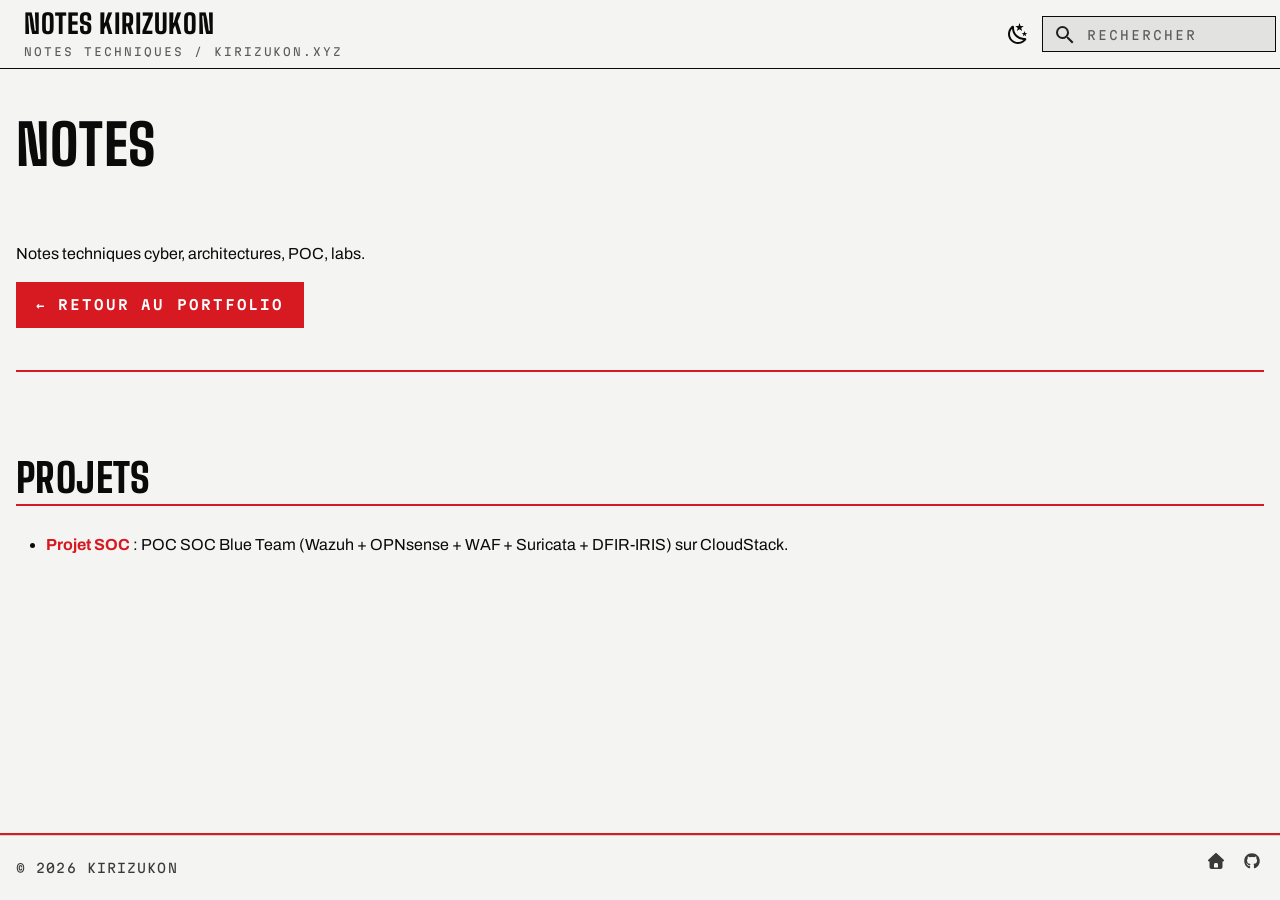
<file: notes/index.html>
<!DOCTYPE html>
<html lang="fr" class="no-js">
  <head>
    <meta charset="utf-8">
    <meta name="viewport" content="width=device-width,initial-scale=1">
    <meta name="description" content="Notes techniques cyber">
    <meta name="author" content="Bryan Corret">
    <link rel="canonical" href="https://kirizukon.xyz/notes/">
    <link rel="next" href="projets/">
    <link rel="icon" href="assets/images/favicon.png">
    <meta name="generator" content="mkdocs-1.6.1, mkdocs-material-9.7.6">
    <title>Notes Kirizukon</title>
    <link rel="stylesheet" href="assets/stylesheets/main.484c7ddc.min.css">
    <link rel="stylesheet" href="assets/stylesheets/palette.ab4e12ef.min.css">
    <link rel="stylesheet" href="stylesheets/kirizukon.css">
    <style>:root{--md-admonition-icon--note:url('data:image/svg+xml;charset=utf-8,%3Csvg%20xmlns%3D%22http%3A//www.w3.org/2000/svg%22%20viewBox%3D%220%200%2016%2016%22%3E%3Cpath%20d%3D%22M0%208a8%208%200%201%201%2016%200A8%208%200%200%201%200%208m8-6.5a6.5%206.5%200%201%200%200%2013%206.5%206.5%200%200%200%200-13M6.5%207.75A.75.75%200%200%201%207.25%207h1a.75.75%200%200%201%20.75.75v2.75h.25a.75.75%200%200%201%200%201.5h-2a.75.75%200%200%201%200-1.5h.25v-2h-.25a.75.75%200%200%201-.75-.75M8%206a1%201%200%201%201%200-2%201%201%200%200%201%200%202%22/%3E%3C/svg%3E');--md-admonition-icon--tip:url('data:image/svg+xml;charset=utf-8,%3Csvg%20xmlns%3D%22http%3A//www.w3.org/2000/svg%22%20viewBox%3D%220%200%2016%2016%22%3E%3Cpath%20d%3D%22M8%201.5c-2.363%200-4%201.69-4%203.75%200%20.984.424%201.625.984%202.304l.214.253c.223.264.47.556.673.848.284.411.537.896.621%201.49a.75.75%200%200%201-1.484.211c-.04-.282-.163-.547-.37-.847a9%209%200%200%200-.542-.68q-.126-.149-.268-.32C3.201%207.75%202.5%206.766%202.5%205.25%202.5%202.31%204.863%200%208%200s5.5%202.31%205.5%205.25c0%201.516-.701%202.5-1.328%203.259q-.142.172-.268.319c-.207.245-.383.453-.541.681-.208.3-.33.565-.37.847a.751.751%200%200%201-1.485-.212c.084-.593.337-1.078.621-1.489.203-.292.45-.584.673-.848q.113-.133.213-.253c.561-.679.985-1.32.985-2.304%200-2.06-1.637-3.75-4-3.75M5.75%2012h4.5a.75.75%200%200%201%200%201.5h-4.5a.75.75%200%200%201%200-1.5M6%2015.25a.75.75%200%200%201%20.75-.75h2.5a.75.75%200%200%201%200%201.5h-2.5a.75.75%200%200%201-.75-.75%22/%3E%3C/svg%3E');--md-admonition-icon--warning:url('data:image/svg+xml;charset=utf-8,%3Csvg%20xmlns%3D%22http%3A//www.w3.org/2000/svg%22%20viewBox%3D%220%200%2016%2016%22%3E%3Cpath%20d%3D%22M6.457%201.047c.659-1.234%202.427-1.234%203.086%200l6.082%2011.378A1.75%201.75%200%200%201%2014.082%2015H1.918a1.75%201.75%200%200%201-1.543-2.575Zm1.763.707a.25.25%200%200%200-.44%200L1.698%2013.132a.25.25%200%200%200%20.22.368h12.164a.25.25%200%200%200%20.22-.368Zm.53%203.996v2.5a.75.75%200%200%201-1.5%200v-2.5a.75.75%200%200%201%201.5%200M9%2011a1%201%200%201%201-2%200%201%201%200%200%201%202%200%22/%3E%3C/svg%3E');--md-admonition-icon--danger:url('data:image/svg+xml;charset=utf-8,%3Csvg%20xmlns%3D%22http%3A//www.w3.org/2000/svg%22%20viewBox%3D%220%200%2016%2016%22%3E%3Cpath%20d%3D%22M4.47.22A.75.75%200%200%201%205%200h6c.199%200%20.389.079.53.22l4.25%204.25c.141.14.22.331.22.53v6a.75.75%200%200%201-.22.53l-4.25%204.25A.75.75%200%200%201%2011%2016H5a.75.75%200%200%201-.53-.22L.22%2011.53A.75.75%200%200%201%200%2011V5c0-.199.079-.389.22-.53Zm.84%201.28L1.5%205.31v5.38l3.81%203.81h5.38l3.81-3.81V5.31L10.69%201.5ZM8%204a.75.75%200%200%201%20.75.75v3.5a.75.75%200%200%201-1.5%200v-3.5A.75.75%200%200%201%208%204m0%208a1%201%200%201%201%200-2%201%201%200%200%201%200%202%22/%3E%3C/svg%3E');--md-admonition-icon--bug:url('data:image/svg+xml;charset=utf-8,%3Csvg%20xmlns%3D%22http%3A//www.w3.org/2000/svg%22%20viewBox%3D%220%200%2016%2016%22%3E%3Cpath%20d%3D%22M4.72.22a.75.75%200%200%201%201.06%200l1%20.999a3.5%203.5%200%200%201%202.441%200l.999-1a.748.748%200%200%201%201.265.332.75.75%200%200%201-.205.729l-.775.776c.616.63.995%201.493.995%202.444v.327q0%20.15-.025.292c.408.14.764.392%201.029.722l1.968-.787a.75.75%200%200%201%20.556%201.392L13%207.258V9h2.25a.75.75%200%200%201%200%201.5H13v.5q-.002.615-.141%201.186l2.17.868a.75.75%200%200%201-.557%201.392l-2.184-.873A5%205%200%200%201%208%2016a5%205%200%200%201-4.288-2.427l-2.183.873a.75.75%200%200%201-.558-1.392l2.17-.868A5%205%200%200%201%203%2011v-.5H.75a.75.75%200%200%201%200-1.5H3V7.258L.971%206.446a.75.75%200%200%201%20.558-1.392l1.967.787c.265-.33.62-.583%201.03-.722a1.7%201.7%200%200%201-.026-.292V4.5c0-.951.38-1.814.995-2.444L4.72%201.28a.75.75%200%200%201%200-1.06m.53%206.28a.75.75%200%200%200-.75.75V11a3.5%203.5%200%201%200%207%200V7.25a.75.75%200%200%200-.75-.75ZM6.173%205h3.654A.17.17%200%200%200%2010%204.827V4.5a2%202%200%201%200-4%200v.327c0%20.096.077.173.173.173%22/%3E%3C/svg%3E');--md-admonition-icon--success:url('data:image/svg+xml;charset=utf-8,%3Csvg%20xmlns%3D%22http%3A//www.w3.org/2000/svg%22%20viewBox%3D%220%200%2016%2016%22%3E%3Cpath%20d%3D%22M0%208a8%208%200%201%201%2016%200A8%208%200%200%201%200%208m1.5%200a6.5%206.5%200%201%200%2013%200%206.5%206.5%200%200%200-13%200m10.28-1.72-4.5%204.5a.75.75%200%200%201-1.06%200l-2-2a.75.75%200%200%201%20.018-1.042.75.75%200%200%201%201.042-.018l1.47%201.47%203.97-3.97a.75.75%200%200%201%201.042.018.75.75%200%200%201%20.018%201.042%22/%3E%3C/svg%3E');}</style>
    <script>__md_scope=new URL(".",location),__md_hash=e=>[...e].reduce(((e,_)=>(e<<5)-e+_.charCodeAt(0)),0),__md_get=(e,_=localStorage,t=__md_scope )=>JSON.parse(_.getItem(t.pathname+"."+e)),__md_set=(e,_,t=localStorage,a=__md_scope)=>{try{t.setItem(a.pathname+"."+e,JSON.stringify(_))}catch(e){}}</script>
  </head>
  <body dir="ltr"
        data-md-color-scheme="default"
        data-md-color-primary="white"
        data-md-color-accent="indigo">
    <input class="md-toggle"
           data-md-toggle="drawer"
           type="checkbox"
           id="__drawer"
           autocomplete="off">
    <input class="md-toggle"
           data-md-toggle="search"
           type="checkbox"
           id="__search"
           autocomplete="off">
    <label class="md-overlay" for="__drawer"></label>
    <div data-md-component="skip">
      <a href="#notes" class="md-skip">Aller au contenu</a>
    </div>
    <div data-md-component="announce"></div>
    <header class="md-header md-header--shadow" data-md-component="header">
      <nav class="md-header__inner md-grid" aria-label="En-tête">
        <a href="."
           title="Notes Kirizukon"
           class="md-header__button md-logo"
           aria-label="Notes Kirizukon"
           data-md-component="logo">
          <svg xmlns="http://www.w3.org/2000/svg" viewBox="0 0 24 24">
            <path d="M12 8a3 3 0 0 0 3-3 3 3 0 0 0-3-3 3 3 0 0 0-3 3 3 3 0 0 0 3 3m0 3.54C9.64 9.35 6.5 8 3 8v11c3.5 0 6.64 1.35 9 3.54 2.36-2.19 5.5-3.54 9-3.54V8c-3.5 0-6.64 1.35-9 3.54" />
          </svg>
        </a>
        <label class="md-header__button md-icon" for="__drawer">
          <svg xmlns="http://www.w3.org/2000/svg" viewBox="0 0 24 24">
            <path d="M3 6h18v2H3zm0 5h18v2H3zm0 5h18v2H3z" />
          </svg>
        </label>
        <div class="md-header__title" data-md-component="header-title">
          <div class="md-header__ellipsis">
            <div class="md-header__topic">
              <span class="md-ellipsis">Notes Kirizukon</span>
            </div>
            <div class="md-header__topic" data-md-component="header-topic">
              <span class="md-ellipsis">Accueil</span>
            </div>
          </div>
        </div>
        <form class="md-header__option" data-md-component="palette">
          <input class="md-option"
                 data-md-color-media="(prefers-color-scheme: light)"
                 data-md-color-scheme="default"
                 data-md-color-primary="white"
                 data-md-color-accent="indigo"
                 aria-label="Passer en mode sombre"
                 type="radio"
                 name="__palette"
                 id="__palette_0">
          <label class="md-header__button md-icon"
                 title="Passer en mode sombre"
                 for="__palette_1"
                 hidden>
            <svg xmlns="http://www.w3.org/2000/svg" viewBox="0 0 24 24">
              <path d="m17.75 4.09-2.53 1.94.91 3.06-2.63-1.81-2.63 1.81.91-3.06-2.53-1.94L12.44 4l1.06-3 1.06 3zm3.5 6.91-1.64 1.25.59 1.98-1.7-1.17-1.7 1.17.59-1.98L15.75 11l2.06-.05L18.5 9l.69 1.95zm-2.28 4.95c.83-.08 1.72 1.1 1.19 1.85-.32.45-.66.87-1.08 1.27C15.17 23 8.84 23 4.94 19.07c-3.91-3.9-3.91-10.24 0-14.14.4-.4.82-.76 1.27-1.08.75-.53 1.93.36 1.85 1.19-.27 2.86.69 5.83 2.89 8.02a9.96 9.96 0 0 0 8.02 2.89m-1.64 2.02a12.08 12.08 0 0 1-7.8-3.47c-2.17-2.19-3.33-5-3.49-7.82-2.81 3.14-2.7 7.96.31 10.98 3.02 3.01 7.84 3.12 10.98.31" />
            </svg>
          </label>
          <input class="md-option"
                 data-md-color-media="(prefers-color-scheme: dark)"
                 data-md-color-scheme="slate"
                 data-md-color-primary="black"
                 data-md-color-accent="indigo"
                 aria-label="Passer en mode clair"
                 type="radio"
                 name="__palette"
                 id="__palette_1">
          <label class="md-header__button md-icon"
                 title="Passer en mode clair"
                 for="__palette_0"
                 hidden>
            <svg xmlns="http://www.w3.org/2000/svg" viewBox="0 0 24 24">
              <path d="M12 7a5 5 0 0 1 5 5 5 5 0 0 1-5 5 5 5 0 0 1-5-5 5 5 0 0 1 5-5m0 2a3 3 0 0 0-3 3 3 3 0 0 0 3 3 3 3 0 0 0 3-3 3 3 0 0 0-3-3m0-7 2.39 3.42C13.65 5.15 12.84 5 12 5s-1.65.15-2.39.42zM3.34 7l4.16-.35A7.2 7.2 0 0 0 5.94 8.5c-.44.74-.69 1.5-.83 2.29zm.02 10 1.76-3.77a7.131 7.131 0 0 0 2.38 4.14zM20.65 7l-1.77 3.79a7.02 7.02 0 0 0-2.38-4.15zm-.01 10-4.14.36c.59-.51 1.12-1.14 1.54-1.86.42-.73.69-1.5.83-2.29zM12 22l-2.41-3.44c.74.27 1.55.44 2.41.44.82 0 1.63-.17 2.37-.44z" />
            </svg>
          </label>
        </form>
        <script>var palette=__md_get("__palette");if(palette&&palette.color){if("(prefers-color-scheme)"===palette.color.media){var media=matchMedia("(prefers-color-scheme: light)"),input=document.querySelector(media.matches?"[data-md-color-media='(prefers-color-scheme: light)']":"[data-md-color-media='(prefers-color-scheme: dark)']");palette.color.media=input.getAttribute("data-md-color-media"),palette.color.scheme=input.getAttribute("data-md-color-scheme"),palette.color.primary=input.getAttribute("data-md-color-primary"),palette.color.accent=input.getAttribute("data-md-color-accent")}for(var[key,value]of Object.entries(palette.color))document.body.setAttribute("data-md-color-"+key,value)}</script>
        <label class="md-header__button md-icon" for="__search">
          <svg xmlns="http://www.w3.org/2000/svg" viewBox="0 0 24 24">
            <path d="M9.5 3A6.5 6.5 0 0 1 16 9.5c0 1.61-.59 3.09-1.56 4.23l.27.27h.79l5 5-1.5 1.5-5-5v-.79l-.27-.27A6.52 6.52 0 0 1 9.5 16 6.5 6.5 0 0 1 3 9.5 6.5 6.5 0 0 1 9.5 3m0 2C7 5 5 7 5 9.5S7 14 9.5 14 14 12 14 9.5 12 5 9.5 5" />
          </svg>
        </label>
        <div class="md-search" data-md-component="search" role="dialog">
          <label class="md-search__overlay" for="__search"></label>
          <div class="md-search__inner" role="search">
            <form class="md-search__form" name="search">
              <input type="text"
                     class="md-search__input"
                     name="query"
                     aria-label="Rechercher"
                     placeholder="Rechercher"
                     autocapitalize="off"
                     autocorrect="off"
                     autocomplete="off"
                     spellcheck="false"
                     data-md-component="search-query"
                     required>
              <label class="md-search__icon md-icon" for="__search">
                <svg xmlns="http://www.w3.org/2000/svg" viewBox="0 0 24 24">
                  <path d="M9.5 3A6.5 6.5 0 0 1 16 9.5c0 1.61-.59 3.09-1.56 4.23l.27.27h.79l5 5-1.5 1.5-5-5v-.79l-.27-.27A6.52 6.52 0 0 1 9.5 16 6.5 6.5 0 0 1 3 9.5 6.5 6.5 0 0 1 9.5 3m0 2C7 5 5 7 5 9.5S7 14 9.5 14 14 12 14 9.5 12 5 9.5 5" />
                </svg>
                <svg xmlns="http://www.w3.org/2000/svg" viewBox="0 0 24 24">
                  <path d="M20 11v2H8l5.5 5.5-1.42 1.42L4.16 12l7.92-7.92L13.5 5.5 8 11z" />
                </svg>
              </label>
              <nav class="md-search__options" aria-label="Recherche">
                <button type="reset"
                        class="md-search__icon md-icon"
                        title="Effacer"
                        aria-label="Effacer"
                        tabindex="-1">
                  <svg xmlns="http://www.w3.org/2000/svg" viewBox="0 0 24 24">
                    <path d="M19 6.41 17.59 5 12 10.59 6.41 5 5 6.41 10.59 12 5 17.59 6.41 19 12 13.41 17.59 19 19 17.59 13.41 12z" />
                  </svg>
                </button>
              </nav>
              <div class="md-search__suggest" data-md-component="search-suggest"></div>
            </form>
            <div class="md-search__output">
              <div class="md-search__scrollwrap" tabindex="0" data-md-scrollfix>
                <div class="md-search-result" data-md-component="search-result">
                  <div class="md-search-result__meta">Initialisation de la recherche</div>
                  <ol class="md-search-result__list" role="presentation">
                  </ol>
                </div>
              </div>
            </div>
          </div>
        </div>
      </nav>
    </header>
    <div class="md-container" data-md-component="container">
      <main class="md-main" data-md-component="main">
        <div class="md-main__inner md-grid">
          <div class="md-sidebar md-sidebar--primary"
               data-md-component="sidebar"
               data-md-type="navigation"
               hidden>
            <div class="md-sidebar__scrollwrap">
              <div class="md-sidebar__inner">
                <nav class="md-nav md-nav--primary"
                     aria-label="Navigation"
                     data-md-level="0">
                  <label class="md-nav__title" for="__drawer">
                    <a href="."
                       title="Notes Kirizukon"
                       class="md-nav__button md-logo"
                       aria-label="Notes Kirizukon"
                       data-md-component="logo">
                      <svg xmlns="http://www.w3.org/2000/svg" viewBox="0 0 24 24">
                        <path d="M12 8a3 3 0 0 0 3-3 3 3 0 0 0-3-3 3 3 0 0 0-3 3 3 3 0 0 0 3 3m0 3.54C9.64 9.35 6.5 8 3 8v11c3.5 0 6.64 1.35 9 3.54 2.36-2.19 5.5-3.54 9-3.54V8c-3.5 0-6.64 1.35-9 3.54" />
                      </svg>
                    </a>
                    Notes Kirizukon
                  </label>
                  <ul class="md-nav__list" data-md-scrollfix>
                    <li class="md-nav__item md-nav__item--active">
                      <input class="md-nav__toggle md-toggle" type="checkbox" id="__toc">
                      <label class="md-nav__link md-nav__link--active" for="__toc">
                        <span class="md-ellipsis">Accueil</span>
                        <span class="md-nav__icon md-icon"></span>
                      </label>
                      <a href="." class="md-nav__link md-nav__link--active">
                        <span class="md-ellipsis">Accueil</span>
                      </a>
                      <nav class="md-nav md-nav--secondary" aria-label="Table des matières">
                        <label class="md-nav__title" for="__toc">
                          <span class="md-nav__icon md-icon"></span>
                          Table des matières
                        </label>
                        <ul class="md-nav__list" data-md-component="toc" data-md-scrollfix>
                          <li class="md-nav__item">
                            <a href="#projets" class="md-nav__link">
                              <span class="md-ellipsis">Projets</span>
                            </a>
                          </li>
                        </ul>
                      </nav>
                    </li>
                    <li class="md-nav__item md-nav__item--section md-nav__item--nested">
                      <input class="md-nav__toggle md-toggle md-toggle--indeterminate"
                             type="checkbox"
                             id="__nav_2">
                      <div class="md-nav__link md-nav__container">
                        <a href="projets/" class="md-nav__link ">
                          <span class="md-ellipsis">Projets</span>
                        </a>
                        <label class="md-nav__link " for="__nav_2" id="__nav_2_label" tabindex="">
                          <span class="md-nav__icon md-icon"></span>
                        </label>
                      </div>
                      <nav class="md-nav"
                           data-md-level="1"
                           aria-labelledby="__nav_2_label"
                           aria-expanded="false">
                        <label class="md-nav__title" for="__nav_2">
                          <span class="md-nav__icon md-icon"></span>
                          Projets
                        </label>
                        <ul class="md-nav__list" data-md-scrollfix>
                          <li class="md-nav__item">
                            <a href="projets/soc-sl1pconnect/" class="md-nav__link">
                              <span class="md-ellipsis">Projet SOC</span>
                            </a>
                          </li>
                        </ul>
                      </nav>
                    </li>
                  </ul>
                </nav>
              </div>
            </div>
          </div>
          <div class="md-sidebar md-sidebar--secondary"
               data-md-component="sidebar"
               data-md-type="toc"
               hidden>
            <div class="md-sidebar__scrollwrap">
              <div class="md-sidebar__inner">
                <nav class="md-nav md-nav--secondary" aria-label="Table des matières">
                  <label class="md-nav__title" for="__toc">
                    <span class="md-nav__icon md-icon"></span>
                    Table des matières
                  </label>
                  <ul class="md-nav__list" data-md-component="toc" data-md-scrollfix>
                    <li class="md-nav__item">
                      <a href="#projets" class="md-nav__link">
                        <span class="md-ellipsis">Projets</span>
                      </a>
                    </li>
                  </ul>
                </nav>
              </div>
            </div>
          </div>
          <div class="md-content" data-md-component="content">
            <article class="md-content__inner md-typeset">
              <h1 id="notes">Notes<a class="headerlink" href="#notes" title="Permanent link">#</a></h1>
              <p>Notes techniques cyber, architectures, POC, labs.</p>
              <p><a class="md-button md-button--primary" href="https://kirizukon.xyz">← Retour au portfolio</a></p>
              <hr />
              <h2 id="projets">Projets<a class="headerlink" href="#projets" title="Permanent link">#</a></h2>
              <ul>
                <li><a href="projets/soc-sl1pconnect/"><strong>Projet SOC</strong></a> : POC SOC Blue Team (Wazuh + OPNsense + WAF + Suricata + DFIR-IRIS) sur CloudStack.</li>
              </ul>
            </article>
          </div>
          <script>var tabs=__md_get("__tabs");if(Array.isArray(tabs))e:for(var set of document.querySelectorAll(".tabbed-set")){var labels=set.querySelector(".tabbed-labels");for(var tab of tabs)for(var label of labels.getElementsByTagName("label"))if(label.innerText.trim()===tab){var input=document.getElementById(label.htmlFor);input.checked=!0;continue e}}</script>
          <script>var target=document.getElementById(location.hash.slice(1));target&&target.name&&(target.checked=target.name.startsWith("__tabbed_"))</script>
        </div>
        <button type="button" class="md-top md-icon" data-md-component="top" hidden>
          <svg xmlns="http://www.w3.org/2000/svg" viewBox="0 0 24 24">
            <path d="M13 20h-2V8l-5.5 5.5-1.42-1.42L12 4.16l7.92 7.92-1.42 1.42L13 8z" />
          </svg>
          Retour en haut de la page
        </button>
      </main>
      <footer class="md-footer">
        <div class="md-footer-meta md-typeset">
          <div class="md-footer-meta__inner md-grid">
            <div class="md-copyright">
              <div class="md-copyright__highlight">© 2026 Kirizukon</div>
            </div>
            <div class="md-social">
              <a href="https://kirizukon.xyz"
                 target="_blank"
                 rel="noopener"
                 title="Portfolio"
                 class="md-social__link">
                <svg xmlns="http://www.w3.org/2000/svg" viewBox="0 0 512 512">
                  <!--! Font Awesome Free 7.1.0 by @fontawesome - https://fontawesome.com License - https://fontawesome.com/license/free (Icons: CC BY 4.0, Fonts: SIL OFL 1.1, Code: MIT License) Copyright 2025 Fonticons, Inc.-->
                  <path d="M277.8 8.6c-12.3-11.4-31.3-11.4-43.5 0l-224 208c-9.6 9-12.8 22.9-8 35.1S18.8 272 32 272h16v176c0 35.3 28.7 64 64 64h288c35.3 0 64-28.7 64-64V272h16c13.2 0 25-8.1 29.8-20.3s1.6-26.2-8-35.1zM240 320h32c26.5 0 48 21.5 48 48v96H192v-96c0-26.5 21.5-48 48-48" />
                </svg>
              </a>
              <a href="https://github.com/Kirizukon"
                 target="_blank"
                 rel="noopener"
                 title="github.com"
                 class="md-social__link">
                <svg xmlns="http://www.w3.org/2000/svg" viewBox="0 0 512 512">
                  <!--! Font Awesome Free 7.1.0 by @fontawesome - https://fontawesome.com License - https://fontawesome.com/license/free (Icons: CC BY 4.0, Fonts: SIL OFL 1.1, Code: MIT License) Copyright 2025 Fonticons, Inc.-->
                  <path d="M173.9 397.4c0 2-2.3 3.6-5.2 3.6-3.3.3-5.6-1.3-5.6-3.6 0-2 2.3-3.6 5.2-3.6 3-.3 5.6 1.3 5.6 3.6m-31.1-4.5c-.7 2 1.3 4.3 4.3 4.9 2.6 1 5.6 0 6.2-2s-1.3-4.3-4.3-5.2c-2.6-.7-5.5.3-6.2 2.3m44.2-1.7c-2.9.7-4.9 2.6-4.6 4.9.3 2 2.9 3.3 5.9 2.6 2.9-.7 4.9-2.6 4.6-4.6-.3-1.9-3-3.2-5.9-2.9M252.8 8C114.1 8 8 113.3 8 252c0 110.9 69.8 205.8 169.5 239.2 12.8 2.3 17.3-5.6 17.3-12.1 0-6.2-.3-40.4-.3-61.4 0 0-70 15-84.7-29.8 0 0-11.4-29.1-27.8-36.6 0 0-22.9-15.7 1.6-15.4 0 0 24.9 2 38.6 25.8 21.9 38.6 58.6 27.5 72.9 20.9 2.3-16 8.8-27.1 16-33.7-55.9-6.2-112.3-14.3-112.3-110.5 0-27.5 7.6-41.3 23.6-58.9-2.6-6.5-11.1-33.3 2.6-67.9 20.9-6.5 69 27 69 27 20-5.6 41.5-8.5 62.8-8.5s42.8 2.9 62.8 8.5c0 0 48.1-33.6 69-27 13.7 34.7 5.2 61.4 2.6 67.9 16 17.7 25.8 31.5 25.8 58.9 0 96.5-58.9 104.2-114.8 110.5 9.2 7.9 17 22.9 17 46.4 0 33.7-.3 75.4-.3 83.6 0 6.5 4.6 14.4 17.3 12.1C436.2 457.8 504 362.9 504 252 504 113.3 391.5 8 252.8 8M105.2 352.9c-1.3 1-1 3.3.7 5.2 1.6 1.6 3.9 2.3 5.2 1 1.3-1 1-3.3-.7-5.2-1.6-1.6-3.9-2.3-5.2-1m-10.8-8.1c-.7 1.3.3 2.9 2.3 3.9 1.6 1 3.6.7 4.3-.7.7-1.3-.3-2.9-2.3-3.9-2-.6-3.6-.3-4.3.7m32.4 35.6c-1.6 1.3-1 4.3 1.3 6.2 2.3 2.3 5.2 2.6 6.5 1 1.3-1.3.7-4.3-1.3-6.2-2.2-2.3-5.2-2.6-6.5-1m-11.4-14.7c-1.6 1-1.6 3.6 0 5.9s4.3 3.3 5.6 2.3c1.6-1.3 1.6-3.9 0-6.2-1.4-2.3-4-3.3-5.6-2" />
                </svg>
              </a>
            </div>
          </div>
        </div>
      </footer>
    </div>
    <div class="md-dialog" data-md-component="dialog">
      <div class="md-dialog__inner md-typeset"></div>
    </div>
    <script id="__config" type="application/json">{"annotate": null, "base": ".", "features": ["navigation.instant", "navigation.tracking", "navigation.sections", "navigation.expand", "navigation.indexes", "navigation.top", "toc.follow", "search.suggest", "search.highlight", "content.code.copy", "content.code.annotate", "content.tabs.link"], "search": "assets/javascripts/workers/search.2c215733.min.js", "tags": null, "translations": {"clipboard.copied": "Copi\u00e9 dans le presse-papier", "clipboard.copy": "Copier dans le presse-papier", "search.result.more.one": "1 de plus sur cette page", "search.result.more.other": "# de plus sur cette page", "search.result.none": "Aucun document trouv\u00e9", "search.result.one": "1 document trouv\u00e9", "search.result.other": "# documents trouv\u00e9s", "search.result.placeholder": "Taper pour d\u00e9marrer la recherche", "search.result.term.missing": "Non trouv\u00e9", "select.version": "S\u00e9lectionner la version"}, "version": null}</script>
    <script src="assets/javascripts/bundle.79ae519e.min.js"></script>
  </body>
</html>
</file>
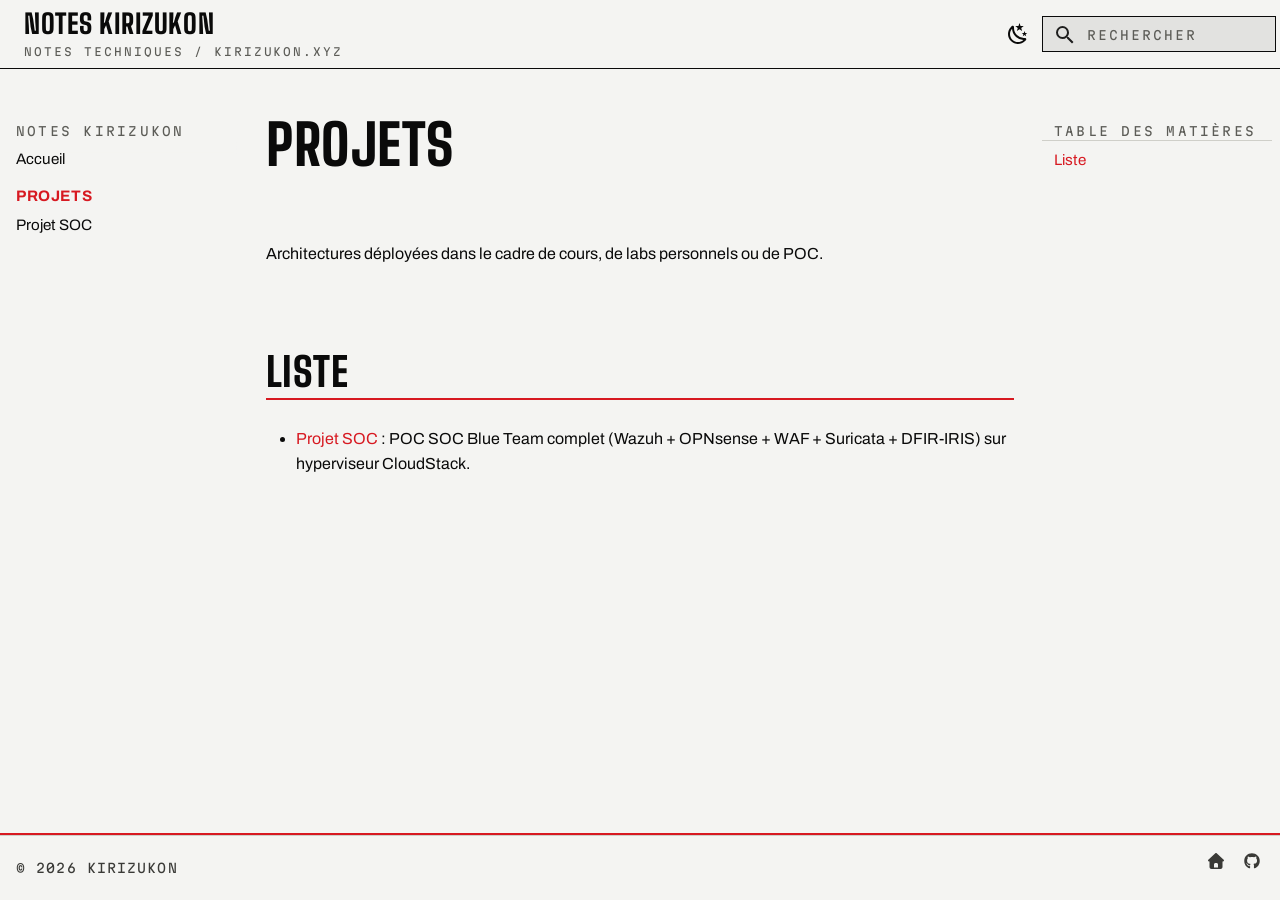
<file: notes/projets/index.html>
<!DOCTYPE html>
<html lang="fr" class="no-js">
  <head>
    <meta charset="utf-8">
    <meta name="viewport" content="width=device-width,initial-scale=1">
    <meta name="description" content="Notes techniques cyber">
    <meta name="author" content="Bryan Corret">
    <link rel="canonical" href="https://kirizukon.xyz/notes/projets/">
    <link rel="prev" href="..">
    <link rel="next" href="soc-sl1pconnect/">
    <link rel="icon" href="../assets/images/favicon.png">
    <meta name="generator" content="mkdocs-1.6.1, mkdocs-material-9.7.6">
    <title>Projets - Notes Kirizukon</title>
    <link rel="stylesheet" href="../assets/stylesheets/main.484c7ddc.min.css">
    <link rel="stylesheet"
          href="../assets/stylesheets/palette.ab4e12ef.min.css">
    <link rel="stylesheet" href="../stylesheets/kirizukon.css">
    <style>:root{--md-admonition-icon--note:url('data:image/svg+xml;charset=utf-8,%3Csvg%20xmlns%3D%22http%3A//www.w3.org/2000/svg%22%20viewBox%3D%220%200%2016%2016%22%3E%3Cpath%20d%3D%22M0%208a8%208%200%201%201%2016%200A8%208%200%200%201%200%208m8-6.5a6.5%206.5%200%201%200%200%2013%206.5%206.5%200%200%200%200-13M6.5%207.75A.75.75%200%200%201%207.25%207h1a.75.75%200%200%201%20.75.75v2.75h.25a.75.75%200%200%201%200%201.5h-2a.75.75%200%200%201%200-1.5h.25v-2h-.25a.75.75%200%200%201-.75-.75M8%206a1%201%200%201%201%200-2%201%201%200%200%201%200%202%22/%3E%3C/svg%3E');--md-admonition-icon--tip:url('data:image/svg+xml;charset=utf-8,%3Csvg%20xmlns%3D%22http%3A//www.w3.org/2000/svg%22%20viewBox%3D%220%200%2016%2016%22%3E%3Cpath%20d%3D%22M8%201.5c-2.363%200-4%201.69-4%203.75%200%20.984.424%201.625.984%202.304l.214.253c.223.264.47.556.673.848.284.411.537.896.621%201.49a.75.75%200%200%201-1.484.211c-.04-.282-.163-.547-.37-.847a9%209%200%200%200-.542-.68q-.126-.149-.268-.32C3.201%207.75%202.5%206.766%202.5%205.25%202.5%202.31%204.863%200%208%200s5.5%202.31%205.5%205.25c0%201.516-.701%202.5-1.328%203.259q-.142.172-.268.319c-.207.245-.383.453-.541.681-.208.3-.33.565-.37.847a.751.751%200%200%201-1.485-.212c.084-.593.337-1.078.621-1.489.203-.292.45-.584.673-.848q.113-.133.213-.253c.561-.679.985-1.32.985-2.304%200-2.06-1.637-3.75-4-3.75M5.75%2012h4.5a.75.75%200%200%201%200%201.5h-4.5a.75.75%200%200%201%200-1.5M6%2015.25a.75.75%200%200%201%20.75-.75h2.5a.75.75%200%200%201%200%201.5h-2.5a.75.75%200%200%201-.75-.75%22/%3E%3C/svg%3E');--md-admonition-icon--warning:url('data:image/svg+xml;charset=utf-8,%3Csvg%20xmlns%3D%22http%3A//www.w3.org/2000/svg%22%20viewBox%3D%220%200%2016%2016%22%3E%3Cpath%20d%3D%22M6.457%201.047c.659-1.234%202.427-1.234%203.086%200l6.082%2011.378A1.75%201.75%200%200%201%2014.082%2015H1.918a1.75%201.75%200%200%201-1.543-2.575Zm1.763.707a.25.25%200%200%200-.44%200L1.698%2013.132a.25.25%200%200%200%20.22.368h12.164a.25.25%200%200%200%20.22-.368Zm.53%203.996v2.5a.75.75%200%200%201-1.5%200v-2.5a.75.75%200%200%201%201.5%200M9%2011a1%201%200%201%201-2%200%201%201%200%200%201%202%200%22/%3E%3C/svg%3E');--md-admonition-icon--danger:url('data:image/svg+xml;charset=utf-8,%3Csvg%20xmlns%3D%22http%3A//www.w3.org/2000/svg%22%20viewBox%3D%220%200%2016%2016%22%3E%3Cpath%20d%3D%22M4.47.22A.75.75%200%200%201%205%200h6c.199%200%20.389.079.53.22l4.25%204.25c.141.14.22.331.22.53v6a.75.75%200%200%201-.22.53l-4.25%204.25A.75.75%200%200%201%2011%2016H5a.75.75%200%200%201-.53-.22L.22%2011.53A.75.75%200%200%201%200%2011V5c0-.199.079-.389.22-.53Zm.84%201.28L1.5%205.31v5.38l3.81%203.81h5.38l3.81-3.81V5.31L10.69%201.5ZM8%204a.75.75%200%200%201%20.75.75v3.5a.75.75%200%200%201-1.5%200v-3.5A.75.75%200%200%201%208%204m0%208a1%201%200%201%201%200-2%201%201%200%200%201%200%202%22/%3E%3C/svg%3E');--md-admonition-icon--bug:url('data:image/svg+xml;charset=utf-8,%3Csvg%20xmlns%3D%22http%3A//www.w3.org/2000/svg%22%20viewBox%3D%220%200%2016%2016%22%3E%3Cpath%20d%3D%22M4.72.22a.75.75%200%200%201%201.06%200l1%20.999a3.5%203.5%200%200%201%202.441%200l.999-1a.748.748%200%200%201%201.265.332.75.75%200%200%201-.205.729l-.775.776c.616.63.995%201.493.995%202.444v.327q0%20.15-.025.292c.408.14.764.392%201.029.722l1.968-.787a.75.75%200%200%201%20.556%201.392L13%207.258V9h2.25a.75.75%200%200%201%200%201.5H13v.5q-.002.615-.141%201.186l2.17.868a.75.75%200%200%201-.557%201.392l-2.184-.873A5%205%200%200%201%208%2016a5%205%200%200%201-4.288-2.427l-2.183.873a.75.75%200%200%201-.558-1.392l2.17-.868A5%205%200%200%201%203%2011v-.5H.75a.75.75%200%200%201%200-1.5H3V7.258L.971%206.446a.75.75%200%200%201%20.558-1.392l1.967.787c.265-.33.62-.583%201.03-.722a1.7%201.7%200%200%201-.026-.292V4.5c0-.951.38-1.814.995-2.444L4.72%201.28a.75.75%200%200%201%200-1.06m.53%206.28a.75.75%200%200%200-.75.75V11a3.5%203.5%200%201%200%207%200V7.25a.75.75%200%200%200-.75-.75ZM6.173%205h3.654A.17.17%200%200%200%2010%204.827V4.5a2%202%200%201%200-4%200v.327c0%20.096.077.173.173.173%22/%3E%3C/svg%3E');--md-admonition-icon--success:url('data:image/svg+xml;charset=utf-8,%3Csvg%20xmlns%3D%22http%3A//www.w3.org/2000/svg%22%20viewBox%3D%220%200%2016%2016%22%3E%3Cpath%20d%3D%22M0%208a8%208%200%201%201%2016%200A8%208%200%200%201%200%208m1.5%200a6.5%206.5%200%201%200%2013%200%206.5%206.5%200%200%200-13%200m10.28-1.72-4.5%204.5a.75.75%200%200%201-1.06%200l-2-2a.75.75%200%200%201%20.018-1.042.75.75%200%200%201%201.042-.018l1.47%201.47%203.97-3.97a.75.75%200%200%201%201.042.018.75.75%200%200%201%20.018%201.042%22/%3E%3C/svg%3E');}</style>
    <script>__md_scope=new URL("..",location),__md_hash=e=>[...e].reduce(((e,_)=>(e<<5)-e+_.charCodeAt(0)),0),__md_get=(e,_=localStorage,t=__md_scope )=>JSON.parse(_.getItem(t.pathname+"."+e)),__md_set=(e,_,t=localStorage,a=__md_scope)=>{try{t.setItem(a.pathname+"."+e,JSON.stringify(_))}catch(e){}}</script>
  </head>
  <body dir="ltr"
        data-md-color-scheme="default"
        data-md-color-primary="white"
        data-md-color-accent="indigo">
    <input class="md-toggle"
           data-md-toggle="drawer"
           type="checkbox"
           id="__drawer"
           autocomplete="off">
    <input class="md-toggle"
           data-md-toggle="search"
           type="checkbox"
           id="__search"
           autocomplete="off">
    <label class="md-overlay" for="__drawer"></label>
    <div data-md-component="skip">
      <a href="#projets" class="md-skip">Aller au contenu</a>
    </div>
    <div data-md-component="announce"></div>
    <header class="md-header md-header--shadow" data-md-component="header">
      <nav class="md-header__inner md-grid" aria-label="En-tête">
        <a href=".."
           title="Notes Kirizukon"
           class="md-header__button md-logo"
           aria-label="Notes Kirizukon"
           data-md-component="logo">
          <svg xmlns="http://www.w3.org/2000/svg" viewBox="0 0 24 24">
            <path d="M12 8a3 3 0 0 0 3-3 3 3 0 0 0-3-3 3 3 0 0 0-3 3 3 3 0 0 0 3 3m0 3.54C9.64 9.35 6.5 8 3 8v11c3.5 0 6.64 1.35 9 3.54 2.36-2.19 5.5-3.54 9-3.54V8c-3.5 0-6.64 1.35-9 3.54" />
          </svg>
        </a>
        <label class="md-header__button md-icon" for="__drawer">
          <svg xmlns="http://www.w3.org/2000/svg" viewBox="0 0 24 24">
            <path d="M3 6h18v2H3zm0 5h18v2H3zm0 5h18v2H3z" />
          </svg>
        </label>
        <div class="md-header__title" data-md-component="header-title">
          <div class="md-header__ellipsis">
            <div class="md-header__topic">
              <span class="md-ellipsis">Notes Kirizukon</span>
            </div>
            <div class="md-header__topic" data-md-component="header-topic">
              <span class="md-ellipsis">Projets</span>
            </div>
          </div>
        </div>
        <form class="md-header__option" data-md-component="palette">
          <input class="md-option"
                 data-md-color-media="(prefers-color-scheme: light)"
                 data-md-color-scheme="default"
                 data-md-color-primary="white"
                 data-md-color-accent="indigo"
                 aria-label="Passer en mode sombre"
                 type="radio"
                 name="__palette"
                 id="__palette_0">
          <label class="md-header__button md-icon"
                 title="Passer en mode sombre"
                 for="__palette_1"
                 hidden>
            <svg xmlns="http://www.w3.org/2000/svg" viewBox="0 0 24 24">
              <path d="m17.75 4.09-2.53 1.94.91 3.06-2.63-1.81-2.63 1.81.91-3.06-2.53-1.94L12.44 4l1.06-3 1.06 3zm3.5 6.91-1.64 1.25.59 1.98-1.7-1.17-1.7 1.17.59-1.98L15.75 11l2.06-.05L18.5 9l.69 1.95zm-2.28 4.95c.83-.08 1.72 1.1 1.19 1.85-.32.45-.66.87-1.08 1.27C15.17 23 8.84 23 4.94 19.07c-3.91-3.9-3.91-10.24 0-14.14.4-.4.82-.76 1.27-1.08.75-.53 1.93.36 1.85 1.19-.27 2.86.69 5.83 2.89 8.02a9.96 9.96 0 0 0 8.02 2.89m-1.64 2.02a12.08 12.08 0 0 1-7.8-3.47c-2.17-2.19-3.33-5-3.49-7.82-2.81 3.14-2.7 7.96.31 10.98 3.02 3.01 7.84 3.12 10.98.31" />
            </svg>
          </label>
          <input class="md-option"
                 data-md-color-media="(prefers-color-scheme: dark)"
                 data-md-color-scheme="slate"
                 data-md-color-primary="black"
                 data-md-color-accent="indigo"
                 aria-label="Passer en mode clair"
                 type="radio"
                 name="__palette"
                 id="__palette_1">
          <label class="md-header__button md-icon"
                 title="Passer en mode clair"
                 for="__palette_0"
                 hidden>
            <svg xmlns="http://www.w3.org/2000/svg" viewBox="0 0 24 24">
              <path d="M12 7a5 5 0 0 1 5 5 5 5 0 0 1-5 5 5 5 0 0 1-5-5 5 5 0 0 1 5-5m0 2a3 3 0 0 0-3 3 3 3 0 0 0 3 3 3 3 0 0 0 3-3 3 3 0 0 0-3-3m0-7 2.39 3.42C13.65 5.15 12.84 5 12 5s-1.65.15-2.39.42zM3.34 7l4.16-.35A7.2 7.2 0 0 0 5.94 8.5c-.44.74-.69 1.5-.83 2.29zm.02 10 1.76-3.77a7.131 7.131 0 0 0 2.38 4.14zM20.65 7l-1.77 3.79a7.02 7.02 0 0 0-2.38-4.15zm-.01 10-4.14.36c.59-.51 1.12-1.14 1.54-1.86.42-.73.69-1.5.83-2.29zM12 22l-2.41-3.44c.74.27 1.55.44 2.41.44.82 0 1.63-.17 2.37-.44z" />
            </svg>
          </label>
        </form>
        <script>var palette=__md_get("__palette");if(palette&&palette.color){if("(prefers-color-scheme)"===palette.color.media){var media=matchMedia("(prefers-color-scheme: light)"),input=document.querySelector(media.matches?"[data-md-color-media='(prefers-color-scheme: light)']":"[data-md-color-media='(prefers-color-scheme: dark)']");palette.color.media=input.getAttribute("data-md-color-media"),palette.color.scheme=input.getAttribute("data-md-color-scheme"),palette.color.primary=input.getAttribute("data-md-color-primary"),palette.color.accent=input.getAttribute("data-md-color-accent")}for(var[key,value]of Object.entries(palette.color))document.body.setAttribute("data-md-color-"+key,value)}</script>
        <label class="md-header__button md-icon" for="__search">
          <svg xmlns="http://www.w3.org/2000/svg" viewBox="0 0 24 24">
            <path d="M9.5 3A6.5 6.5 0 0 1 16 9.5c0 1.61-.59 3.09-1.56 4.23l.27.27h.79l5 5-1.5 1.5-5-5v-.79l-.27-.27A6.52 6.52 0 0 1 9.5 16 6.5 6.5 0 0 1 3 9.5 6.5 6.5 0 0 1 9.5 3m0 2C7 5 5 7 5 9.5S7 14 9.5 14 14 12 14 9.5 12 5 9.5 5" />
          </svg>
        </label>
        <div class="md-search" data-md-component="search" role="dialog">
          <label class="md-search__overlay" for="__search"></label>
          <div class="md-search__inner" role="search">
            <form class="md-search__form" name="search">
              <input type="text"
                     class="md-search__input"
                     name="query"
                     aria-label="Rechercher"
                     placeholder="Rechercher"
                     autocapitalize="off"
                     autocorrect="off"
                     autocomplete="off"
                     spellcheck="false"
                     data-md-component="search-query"
                     required>
              <label class="md-search__icon md-icon" for="__search">
                <svg xmlns="http://www.w3.org/2000/svg" viewBox="0 0 24 24">
                  <path d="M9.5 3A6.5 6.5 0 0 1 16 9.5c0 1.61-.59 3.09-1.56 4.23l.27.27h.79l5 5-1.5 1.5-5-5v-.79l-.27-.27A6.52 6.52 0 0 1 9.5 16 6.5 6.5 0 0 1 3 9.5 6.5 6.5 0 0 1 9.5 3m0 2C7 5 5 7 5 9.5S7 14 9.5 14 14 12 14 9.5 12 5 9.5 5" />
                </svg>
                <svg xmlns="http://www.w3.org/2000/svg" viewBox="0 0 24 24">
                  <path d="M20 11v2H8l5.5 5.5-1.42 1.42L4.16 12l7.92-7.92L13.5 5.5 8 11z" />
                </svg>
              </label>
              <nav class="md-search__options" aria-label="Recherche">
                <button type="reset"
                        class="md-search__icon md-icon"
                        title="Effacer"
                        aria-label="Effacer"
                        tabindex="-1">
                  <svg xmlns="http://www.w3.org/2000/svg" viewBox="0 0 24 24">
                    <path d="M19 6.41 17.59 5 12 10.59 6.41 5 5 6.41 10.59 12 5 17.59 6.41 19 12 13.41 17.59 19 19 17.59 13.41 12z" />
                  </svg>
                </button>
              </nav>
              <div class="md-search__suggest" data-md-component="search-suggest"></div>
            </form>
            <div class="md-search__output">
              <div class="md-search__scrollwrap" tabindex="0" data-md-scrollfix>
                <div class="md-search-result" data-md-component="search-result">
                  <div class="md-search-result__meta">Initialisation de la recherche</div>
                  <ol class="md-search-result__list" role="presentation">
                  </ol>
                </div>
              </div>
            </div>
          </div>
        </div>
      </nav>
    </header>
    <div class="md-container" data-md-component="container">
      <main class="md-main" data-md-component="main">
        <div class="md-main__inner md-grid">
          <div class="md-sidebar md-sidebar--primary"
               data-md-component="sidebar"
               data-md-type="navigation">
            <div class="md-sidebar__scrollwrap">
              <div class="md-sidebar__inner">
                <nav class="md-nav md-nav--primary"
                     aria-label="Navigation"
                     data-md-level="0">
                  <label class="md-nav__title" for="__drawer">
                    <a href=".."
                       title="Notes Kirizukon"
                       class="md-nav__button md-logo"
                       aria-label="Notes Kirizukon"
                       data-md-component="logo">
                      <svg xmlns="http://www.w3.org/2000/svg" viewBox="0 0 24 24">
                        <path d="M12 8a3 3 0 0 0 3-3 3 3 0 0 0-3-3 3 3 0 0 0-3 3 3 3 0 0 0 3 3m0 3.54C9.64 9.35 6.5 8 3 8v11c3.5 0 6.64 1.35 9 3.54 2.36-2.19 5.5-3.54 9-3.54V8c-3.5 0-6.64 1.35-9 3.54" />
                      </svg>
                    </a>
                    Notes Kirizukon
                  </label>
                  <ul class="md-nav__list" data-md-scrollfix>
                    <li class="md-nav__item">
                      <a href=".." class="md-nav__link">
                        <span class="md-ellipsis">Accueil</span>
                      </a>
                    </li>
                    <li class="md-nav__item md-nav__item--active md-nav__item--section md-nav__item--nested">
                      <input class="md-nav__toggle md-toggle "
                             type="checkbox"
                             id="__nav_2"
                             checked>
                      <div class="md-nav__link md-nav__container">
                        <a href="./" class="md-nav__link md-nav__link--active">
                          <span class="md-ellipsis">Projets</span>
                        </a>
                        <label class="md-nav__link md-nav__link--active"
                               for="__nav_2"
                               id="__nav_2_label"
                               tabindex="">
                          <span class="md-nav__icon md-icon"></span>
                        </label>
                      </div>
                      <nav class="md-nav"
                           data-md-level="1"
                           aria-labelledby="__nav_2_label"
                           aria-expanded="true">
                        <label class="md-nav__title" for="__nav_2">
                          <span class="md-nav__icon md-icon"></span>
                          Projets
                        </label>
                        <ul class="md-nav__list" data-md-scrollfix>
                          <li class="md-nav__item">
                            <a href="soc-sl1pconnect/" class="md-nav__link">
                              <span class="md-ellipsis">Projet SOC</span>
                            </a>
                          </li>
                        </ul>
                      </nav>
                    </li>
                  </ul>
                </nav>
              </div>
            </div>
          </div>
          <div class="md-sidebar md-sidebar--secondary"
               data-md-component="sidebar"
               data-md-type="toc">
            <div class="md-sidebar__scrollwrap">
              <div class="md-sidebar__inner">
                <nav class="md-nav md-nav--secondary" aria-label="Table des matières">
                  <label class="md-nav__title" for="__toc">
                    <span class="md-nav__icon md-icon"></span>
                    Table des matières
                  </label>
                  <ul class="md-nav__list" data-md-component="toc" data-md-scrollfix>
                    <li class="md-nav__item">
                      <a href="#liste" class="md-nav__link">
                        <span class="md-ellipsis">Liste</span>
                      </a>
                    </li>
                  </ul>
                </nav>
              </div>
            </div>
          </div>
          <div class="md-content" data-md-component="content">
            <article class="md-content__inner md-typeset">
              <h1 id="projets">Projets<a class="headerlink" href="#projets" title="Permanent link">#</a></h1>
              <p>Architectures déployées dans le cadre de cours, de labs personnels ou de POC.</p>
              <h2 id="liste">Liste<a class="headerlink" href="#liste" title="Permanent link">#</a></h2>
              <ul>
                <li><a href="soc-sl1pconnect/">Projet SOC</a> : POC SOC Blue Team complet (Wazuh + OPNsense + WAF + Suricata + DFIR-IRIS) sur hyperviseur CloudStack.</li>
              </ul>
            </article>
          </div>
          <script>var tabs=__md_get("__tabs");if(Array.isArray(tabs))e:for(var set of document.querySelectorAll(".tabbed-set")){var labels=set.querySelector(".tabbed-labels");for(var tab of tabs)for(var label of labels.getElementsByTagName("label"))if(label.innerText.trim()===tab){var input=document.getElementById(label.htmlFor);input.checked=!0;continue e}}</script>
          <script>var target=document.getElementById(location.hash.slice(1));target&&target.name&&(target.checked=target.name.startsWith("__tabbed_"))</script>
        </div>
        <button type="button" class="md-top md-icon" data-md-component="top" hidden>
          <svg xmlns="http://www.w3.org/2000/svg" viewBox="0 0 24 24">
            <path d="M13 20h-2V8l-5.5 5.5-1.42-1.42L12 4.16l7.92 7.92-1.42 1.42L13 8z" />
          </svg>
          Retour en haut de la page
        </button>
      </main>
      <footer class="md-footer">
        <div class="md-footer-meta md-typeset">
          <div class="md-footer-meta__inner md-grid">
            <div class="md-copyright">
              <div class="md-copyright__highlight">© 2026 Kirizukon</div>
            </div>
            <div class="md-social">
              <a href="https://kirizukon.xyz"
                 target="_blank"
                 rel="noopener"
                 title="Portfolio"
                 class="md-social__link">
                <svg xmlns="http://www.w3.org/2000/svg" viewBox="0 0 512 512">
                  <!--! Font Awesome Free 7.1.0 by @fontawesome - https://fontawesome.com License - https://fontawesome.com/license/free (Icons: CC BY 4.0, Fonts: SIL OFL 1.1, Code: MIT License) Copyright 2025 Fonticons, Inc.-->
                  <path d="M277.8 8.6c-12.3-11.4-31.3-11.4-43.5 0l-224 208c-9.6 9-12.8 22.9-8 35.1S18.8 272 32 272h16v176c0 35.3 28.7 64 64 64h288c35.3 0 64-28.7 64-64V272h16c13.2 0 25-8.1 29.8-20.3s1.6-26.2-8-35.1zM240 320h32c26.5 0 48 21.5 48 48v96H192v-96c0-26.5 21.5-48 48-48" />
                </svg>
              </a>
              <a href="https://github.com/Kirizukon"
                 target="_blank"
                 rel="noopener"
                 title="github.com"
                 class="md-social__link">
                <svg xmlns="http://www.w3.org/2000/svg" viewBox="0 0 512 512">
                  <!--! Font Awesome Free 7.1.0 by @fontawesome - https://fontawesome.com License - https://fontawesome.com/license/free (Icons: CC BY 4.0, Fonts: SIL OFL 1.1, Code: MIT License) Copyright 2025 Fonticons, Inc.-->
                  <path d="M173.9 397.4c0 2-2.3 3.6-5.2 3.6-3.3.3-5.6-1.3-5.6-3.6 0-2 2.3-3.6 5.2-3.6 3-.3 5.6 1.3 5.6 3.6m-31.1-4.5c-.7 2 1.3 4.3 4.3 4.9 2.6 1 5.6 0 6.2-2s-1.3-4.3-4.3-5.2c-2.6-.7-5.5.3-6.2 2.3m44.2-1.7c-2.9.7-4.9 2.6-4.6 4.9.3 2 2.9 3.3 5.9 2.6 2.9-.7 4.9-2.6 4.6-4.6-.3-1.9-3-3.2-5.9-2.9M252.8 8C114.1 8 8 113.3 8 252c0 110.9 69.8 205.8 169.5 239.2 12.8 2.3 17.3-5.6 17.3-12.1 0-6.2-.3-40.4-.3-61.4 0 0-70 15-84.7-29.8 0 0-11.4-29.1-27.8-36.6 0 0-22.9-15.7 1.6-15.4 0 0 24.9 2 38.6 25.8 21.9 38.6 58.6 27.5 72.9 20.9 2.3-16 8.8-27.1 16-33.7-55.9-6.2-112.3-14.3-112.3-110.5 0-27.5 7.6-41.3 23.6-58.9-2.6-6.5-11.1-33.3 2.6-67.9 20.9-6.5 69 27 69 27 20-5.6 41.5-8.5 62.8-8.5s42.8 2.9 62.8 8.5c0 0 48.1-33.6 69-27 13.7 34.7 5.2 61.4 2.6 67.9 16 17.7 25.8 31.5 25.8 58.9 0 96.5-58.9 104.2-114.8 110.5 9.2 7.9 17 22.9 17 46.4 0 33.7-.3 75.4-.3 83.6 0 6.5 4.6 14.4 17.3 12.1C436.2 457.8 504 362.9 504 252 504 113.3 391.5 8 252.8 8M105.2 352.9c-1.3 1-1 3.3.7 5.2 1.6 1.6 3.9 2.3 5.2 1 1.3-1 1-3.3-.7-5.2-1.6-1.6-3.9-2.3-5.2-1m-10.8-8.1c-.7 1.3.3 2.9 2.3 3.9 1.6 1 3.6.7 4.3-.7.7-1.3-.3-2.9-2.3-3.9-2-.6-3.6-.3-4.3.7m32.4 35.6c-1.6 1.3-1 4.3 1.3 6.2 2.3 2.3 5.2 2.6 6.5 1 1.3-1.3.7-4.3-1.3-6.2-2.2-2.3-5.2-2.6-6.5-1m-11.4-14.7c-1.6 1-1.6 3.6 0 5.9s4.3 3.3 5.6 2.3c1.6-1.3 1.6-3.9 0-6.2-1.4-2.3-4-3.3-5.6-2" />
                </svg>
              </a>
            </div>
          </div>
        </div>
      </footer>
    </div>
    <div class="md-dialog" data-md-component="dialog">
      <div class="md-dialog__inner md-typeset"></div>
    </div>
    <script id="__config" type="application/json">{"annotate": null, "base": "..", "features": ["navigation.instant", "navigation.tracking", "navigation.sections", "navigation.expand", "navigation.indexes", "navigation.top", "toc.follow", "search.suggest", "search.highlight", "content.code.copy", "content.code.annotate", "content.tabs.link"], "search": "../assets/javascripts/workers/search.2c215733.min.js", "tags": null, "translations": {"clipboard.copied": "Copi\u00e9 dans le presse-papier", "clipboard.copy": "Copier dans le presse-papier", "search.result.more.one": "1 de plus sur cette page", "search.result.more.other": "# de plus sur cette page", "search.result.none": "Aucun document trouv\u00e9", "search.result.one": "1 document trouv\u00e9", "search.result.other": "# documents trouv\u00e9s", "search.result.placeholder": "Taper pour d\u00e9marrer la recherche", "search.result.term.missing": "Non trouv\u00e9", "select.version": "S\u00e9lectionner la version"}, "version": null}</script>
    <script src="../assets/javascripts/bundle.79ae519e.min.js"></script>
  </body>
</html>
</file>
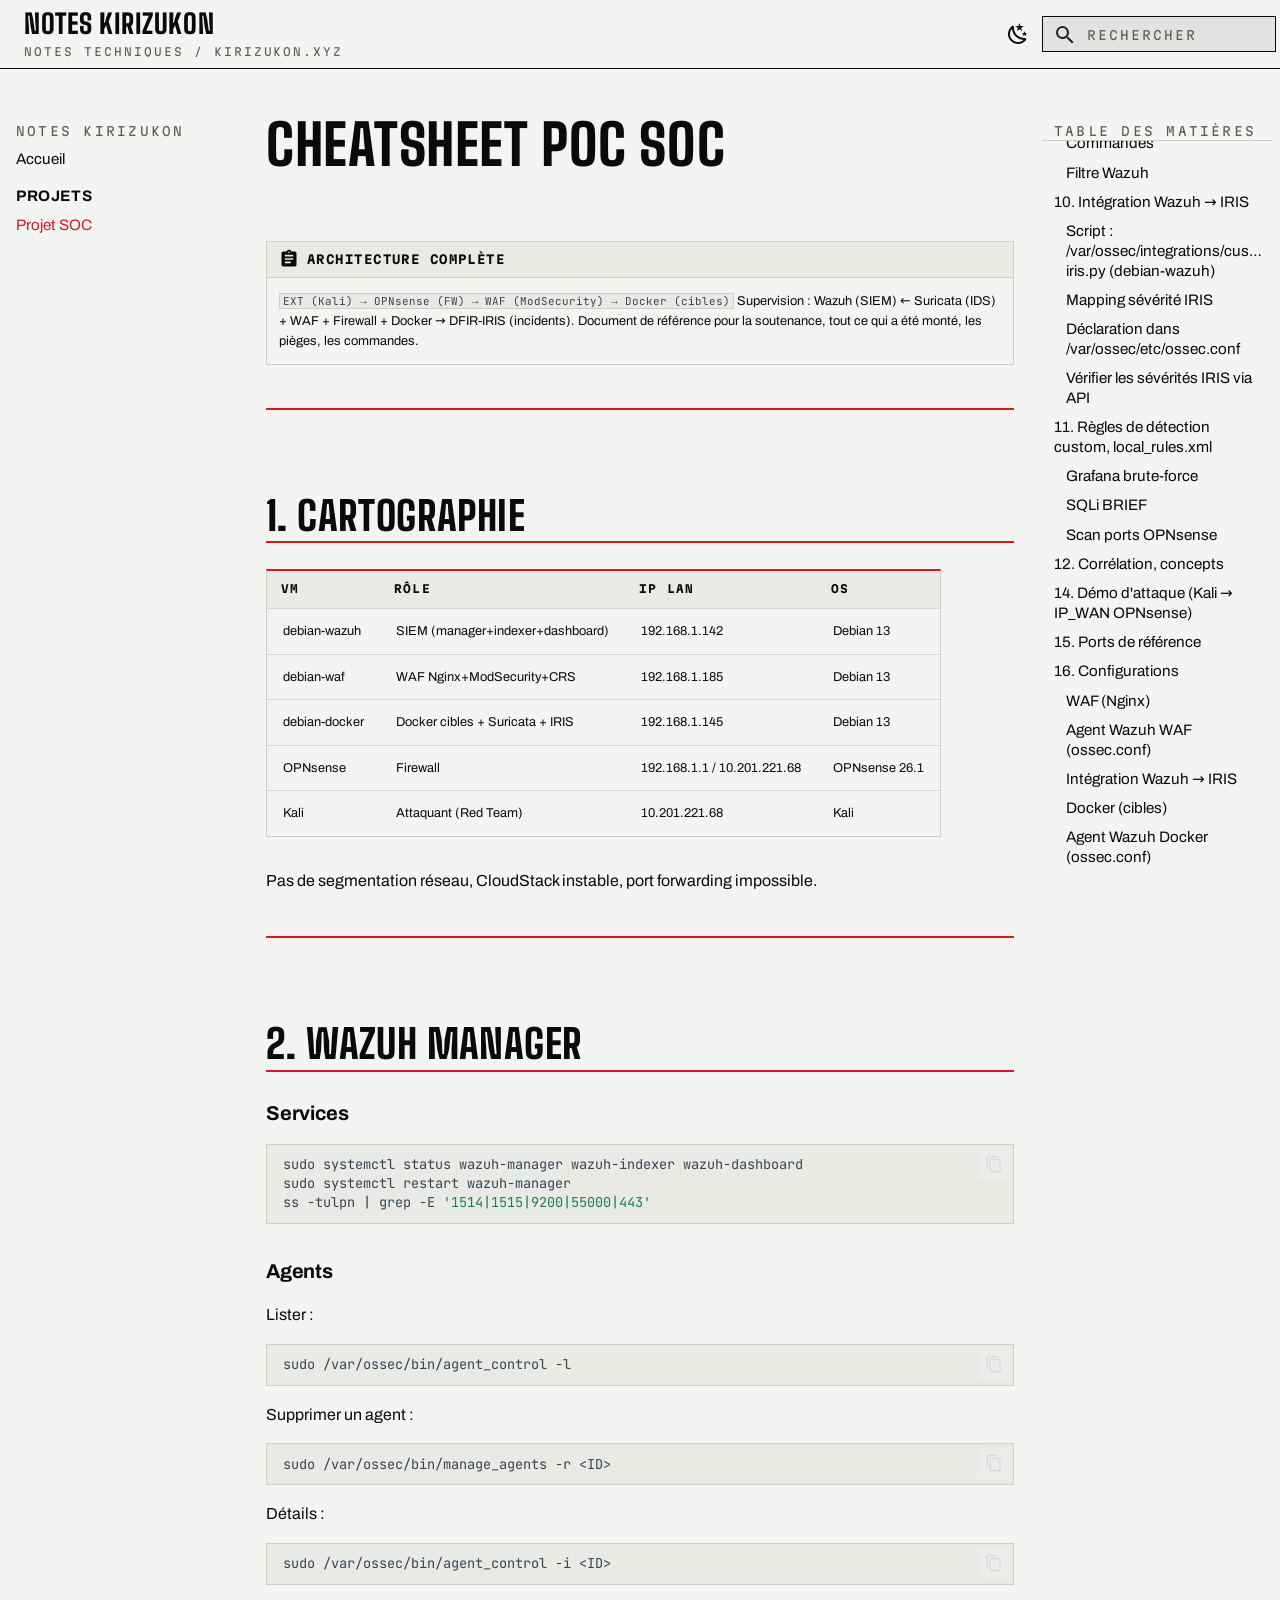
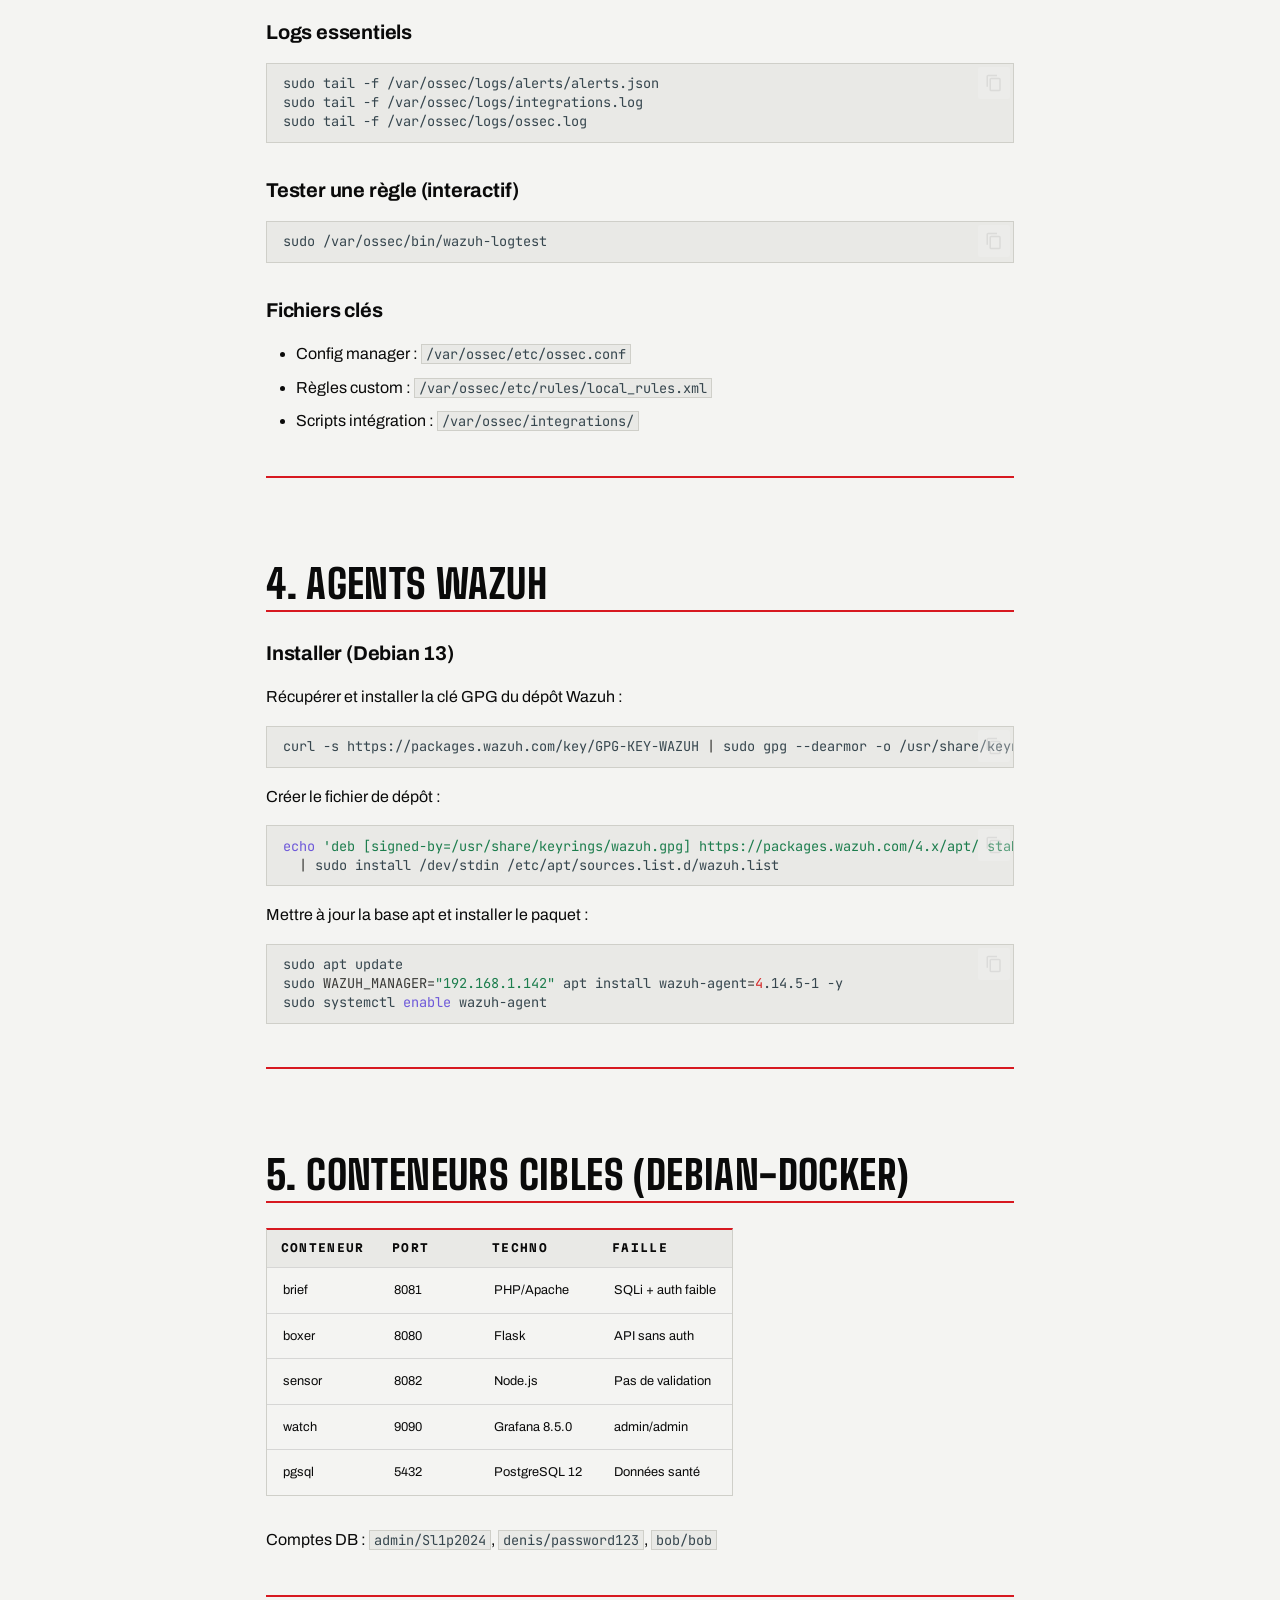
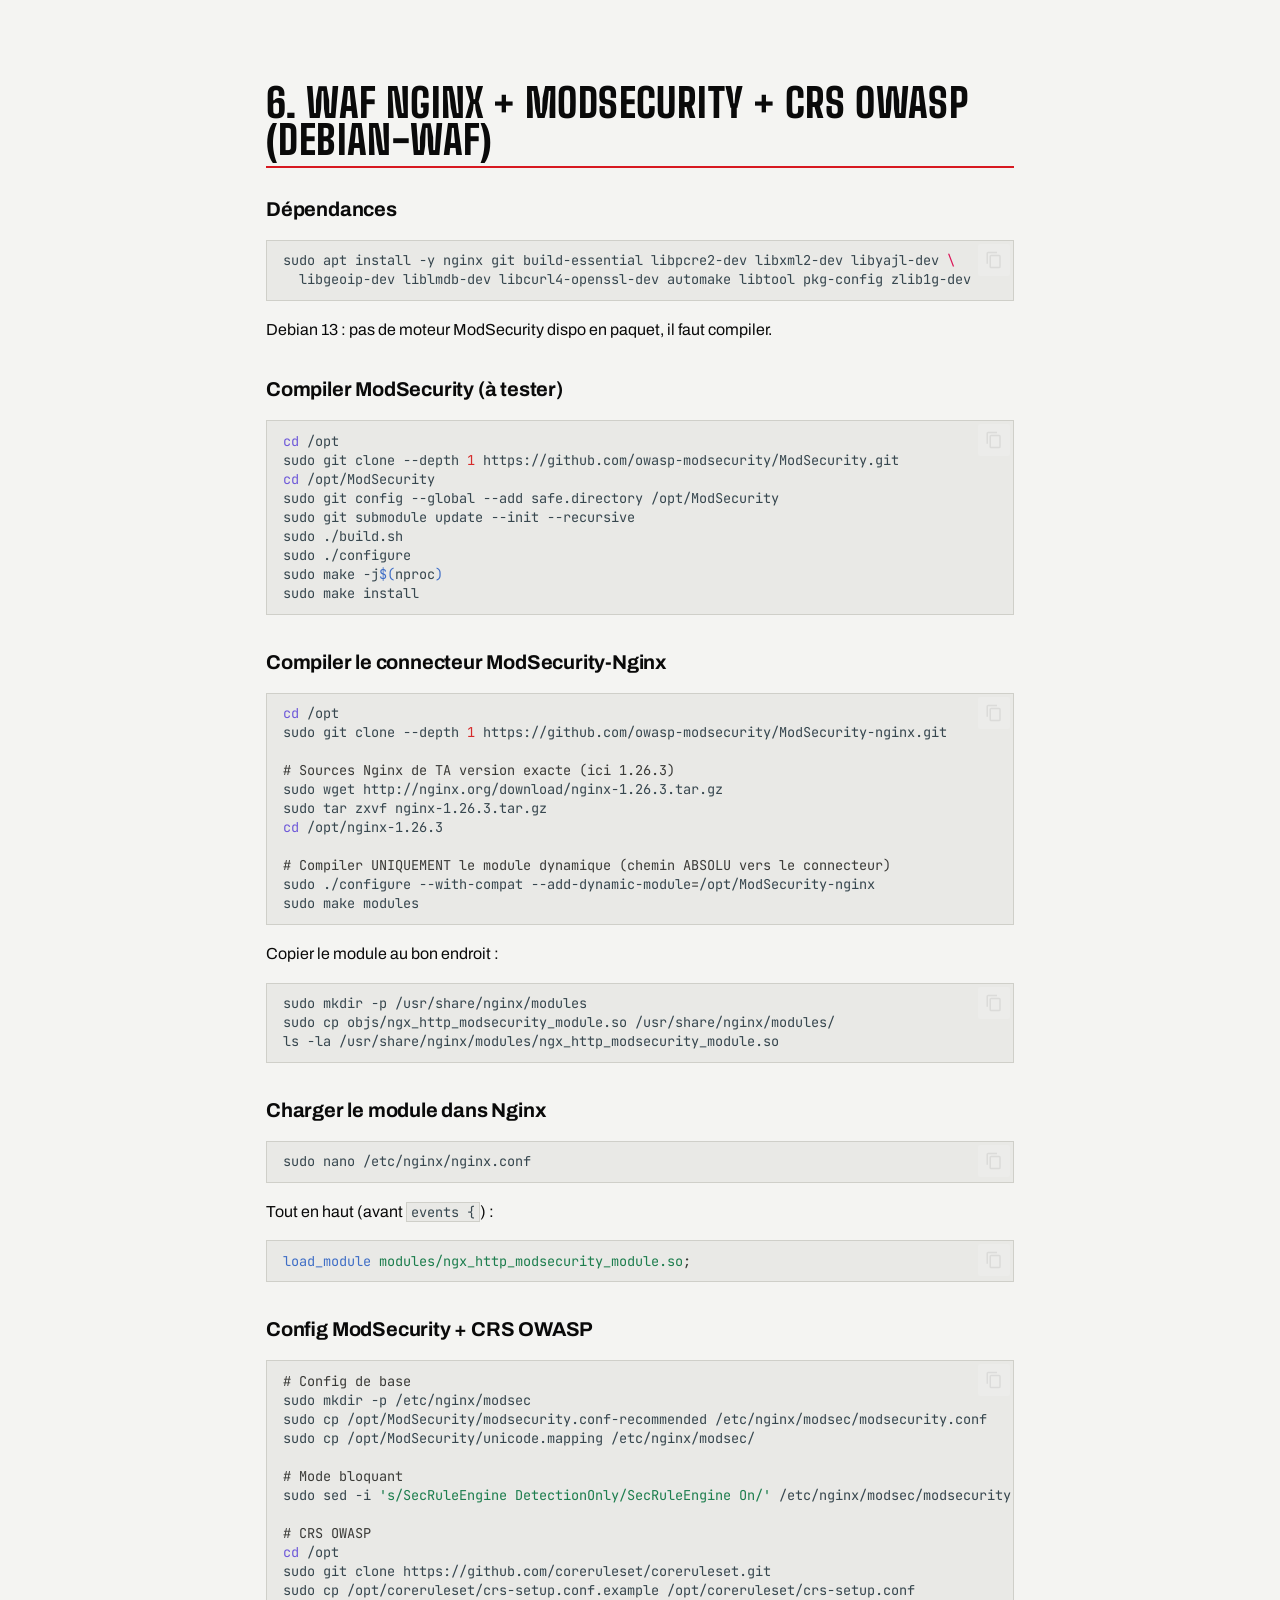
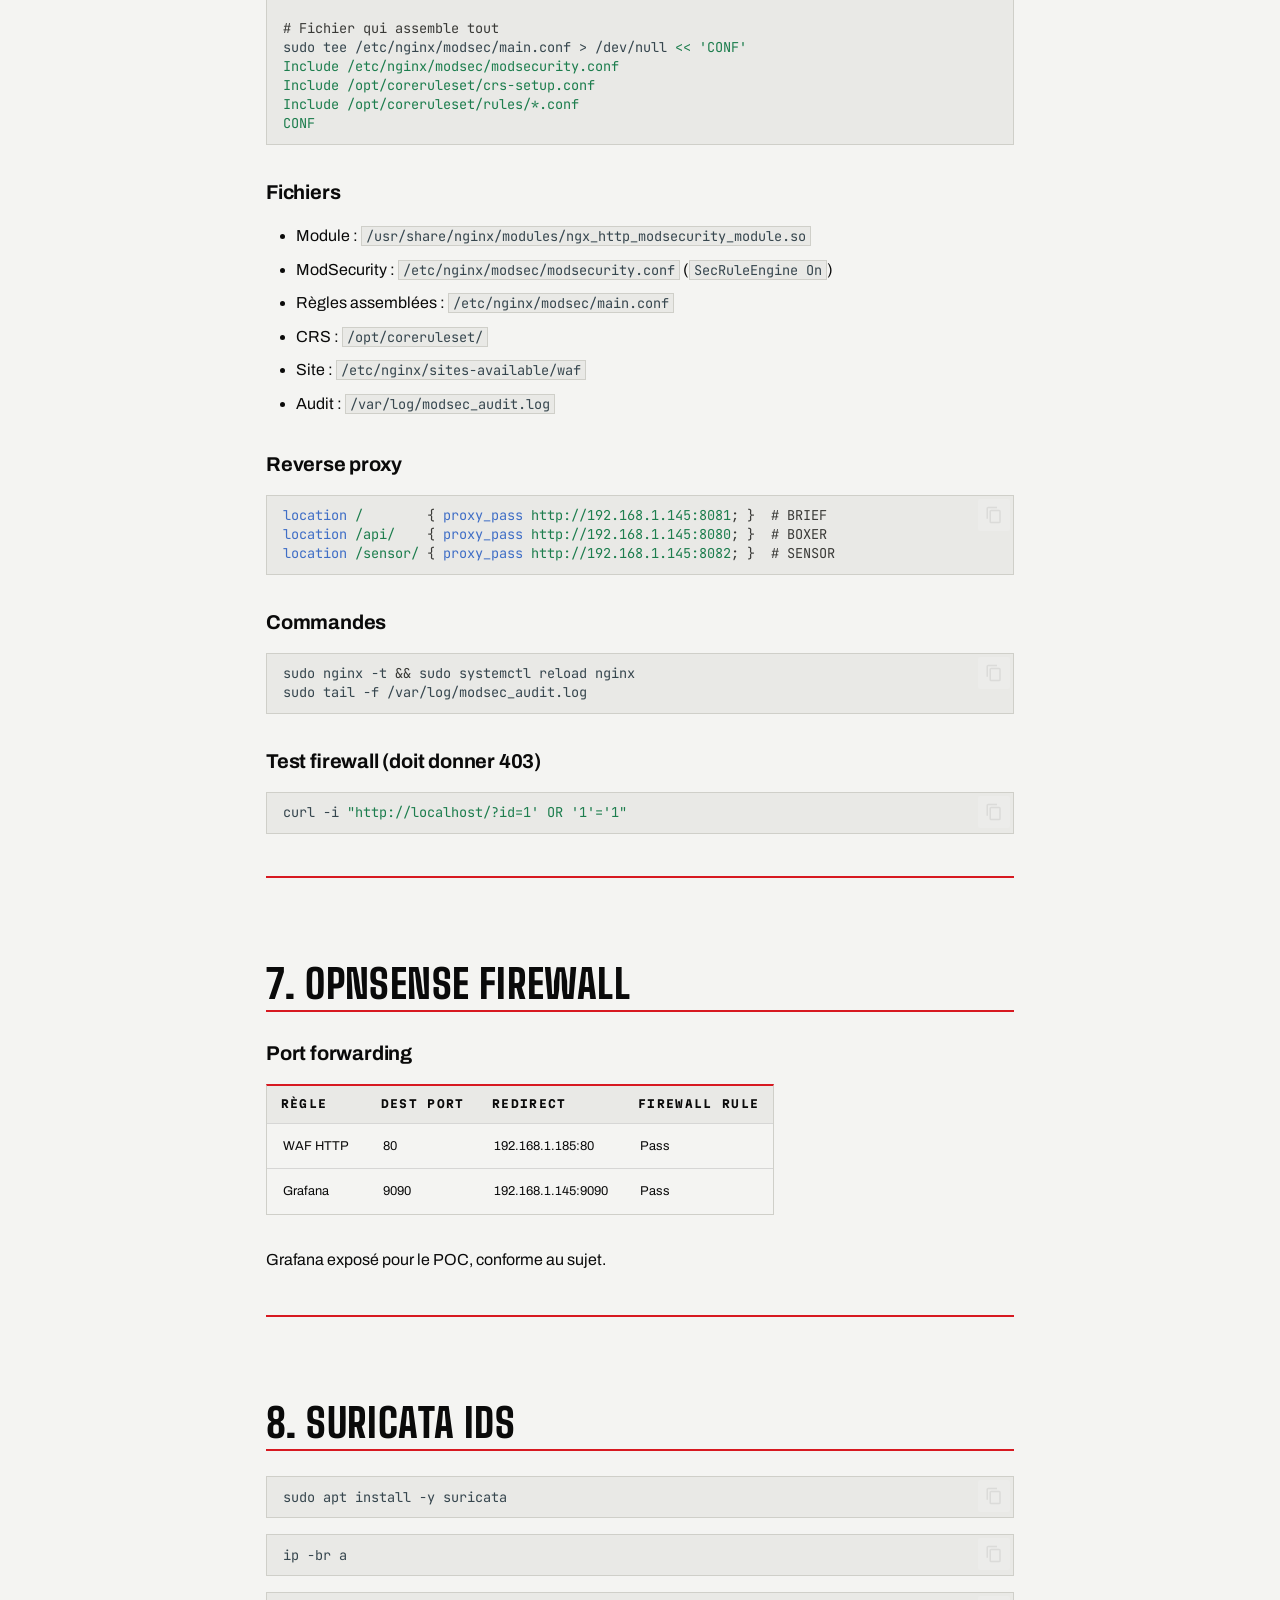
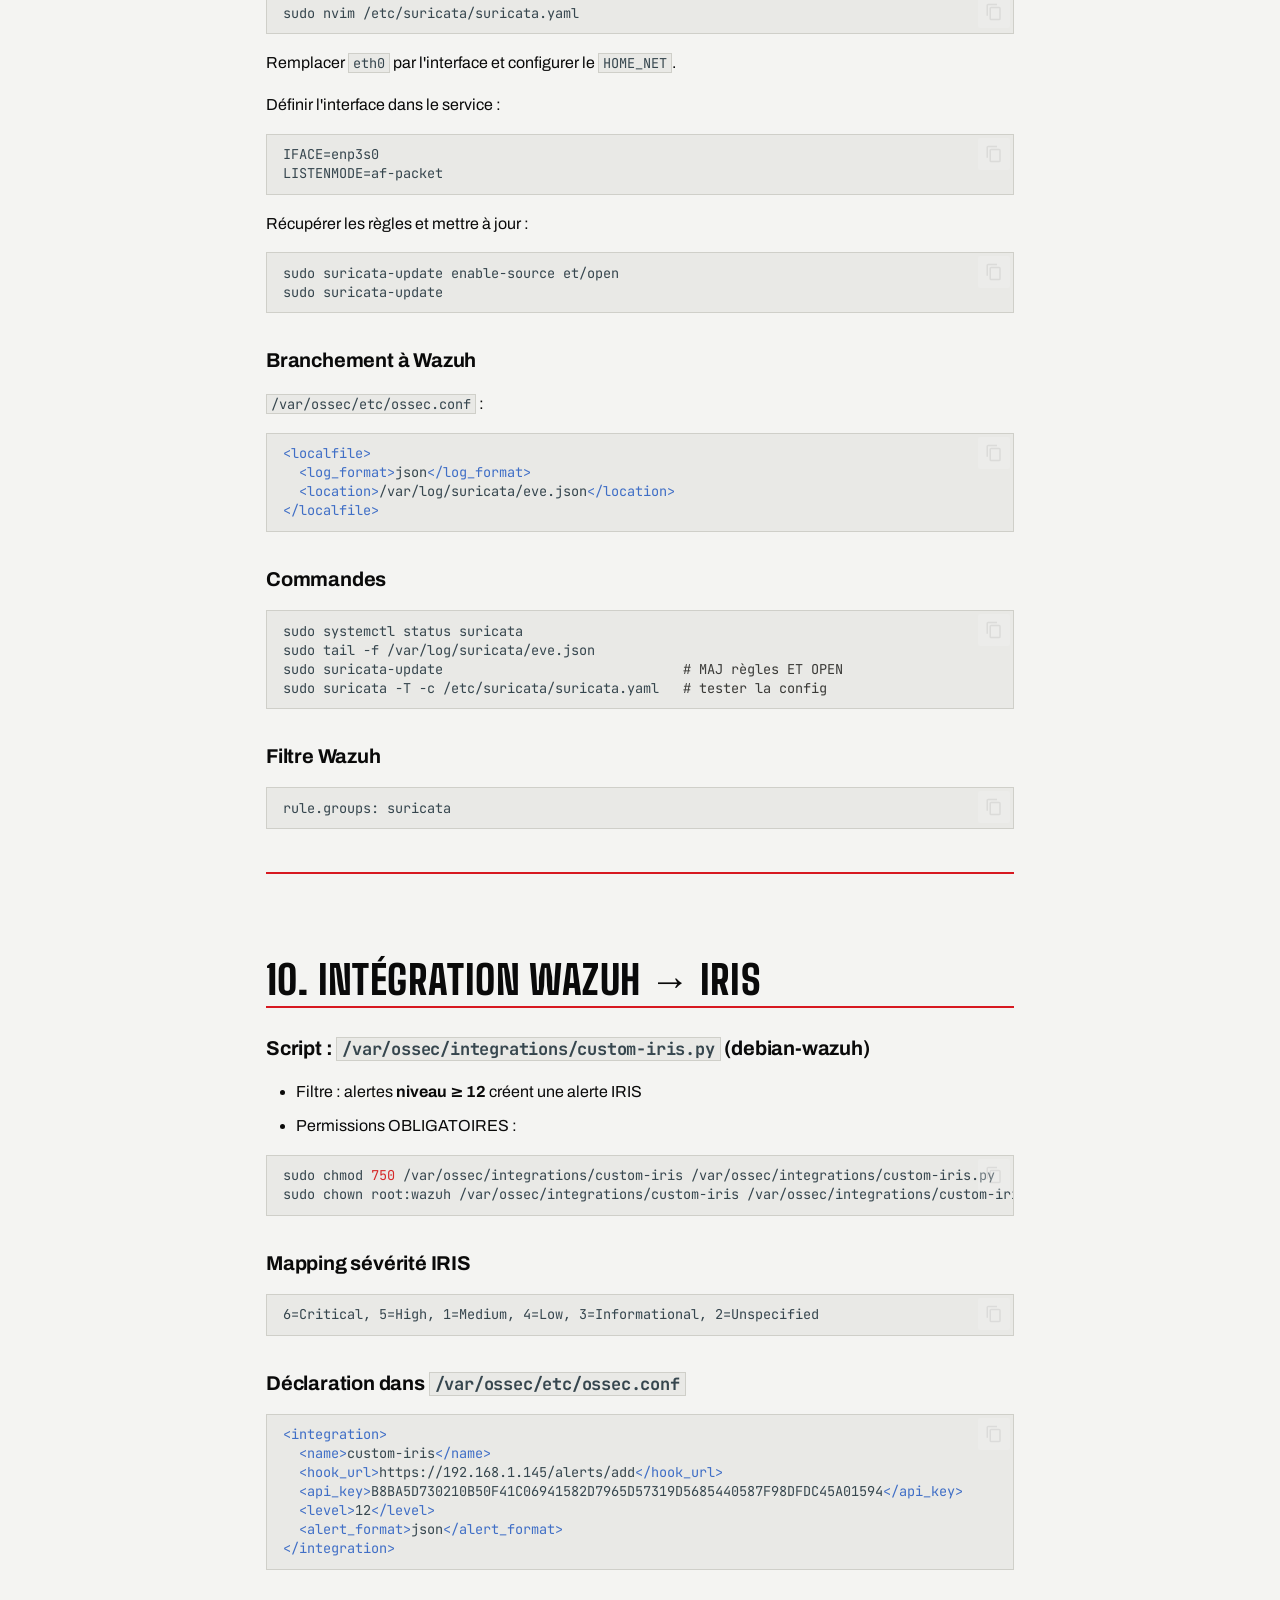
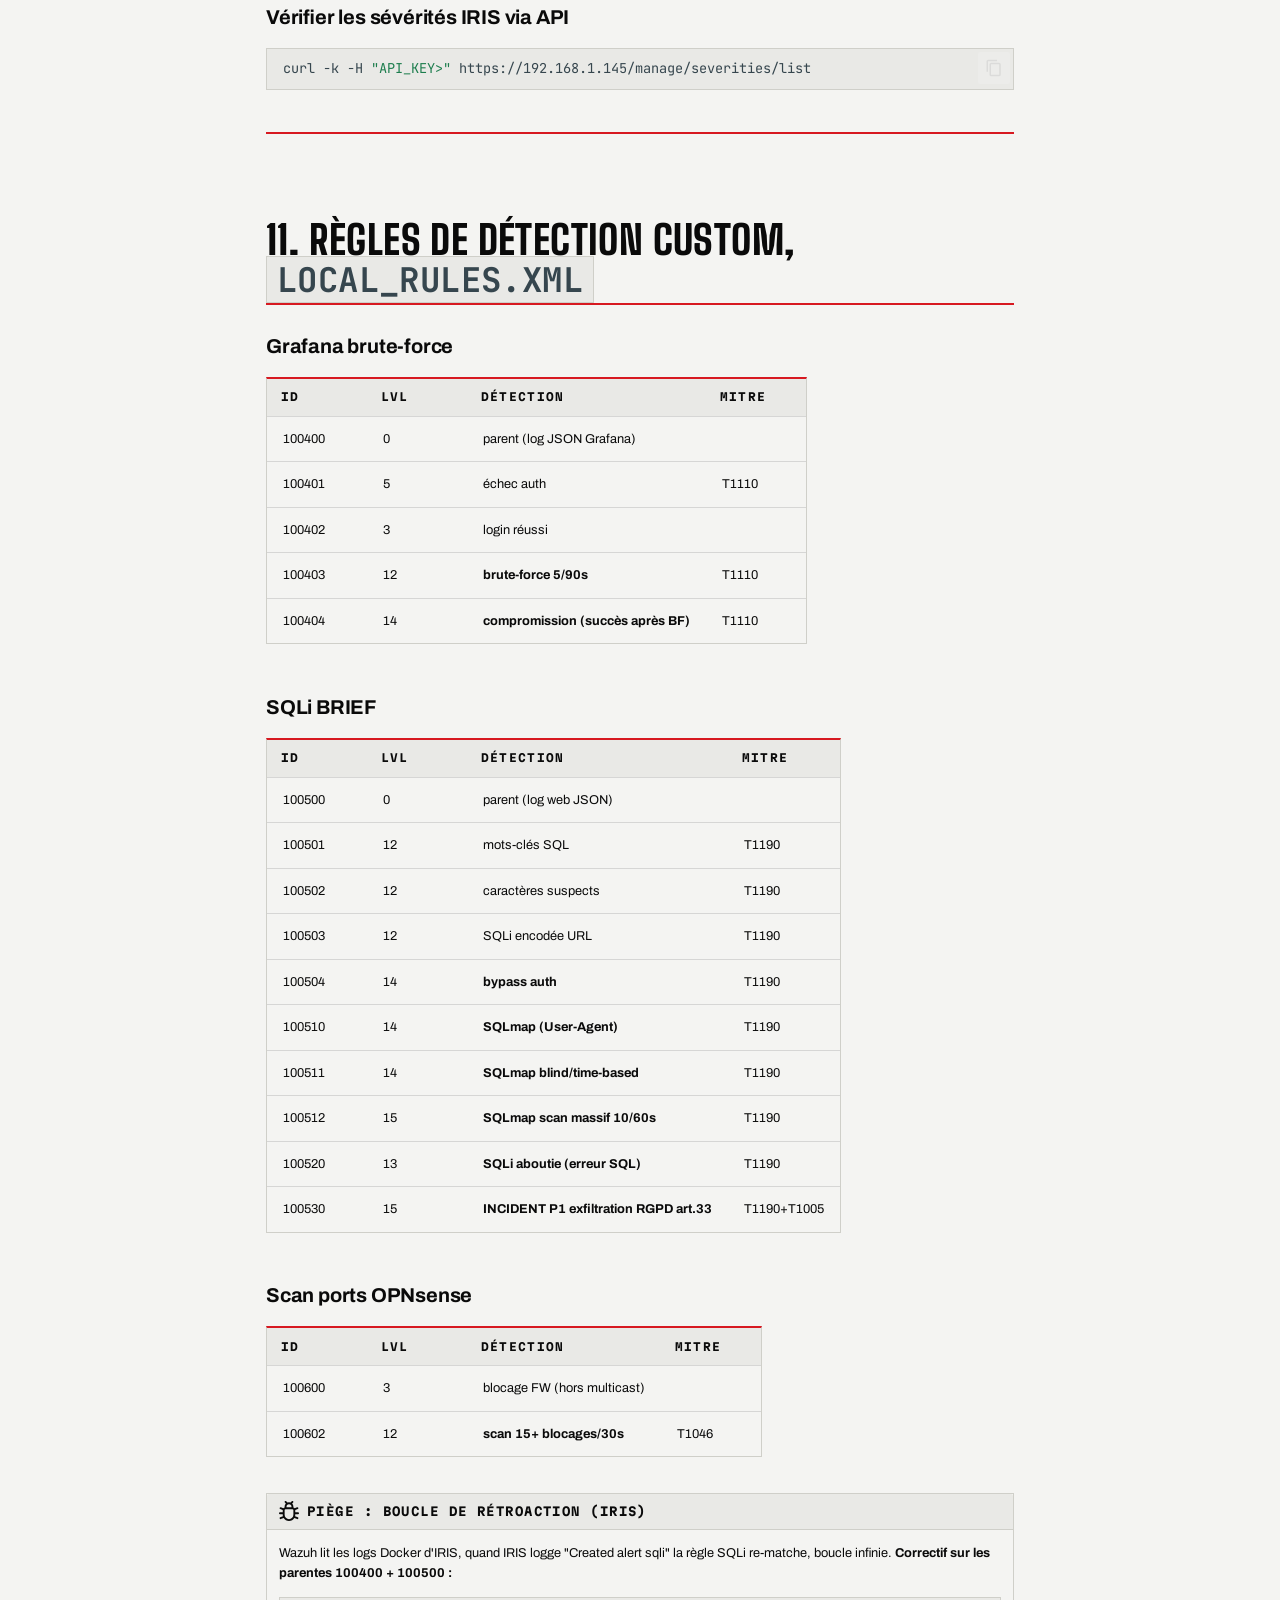
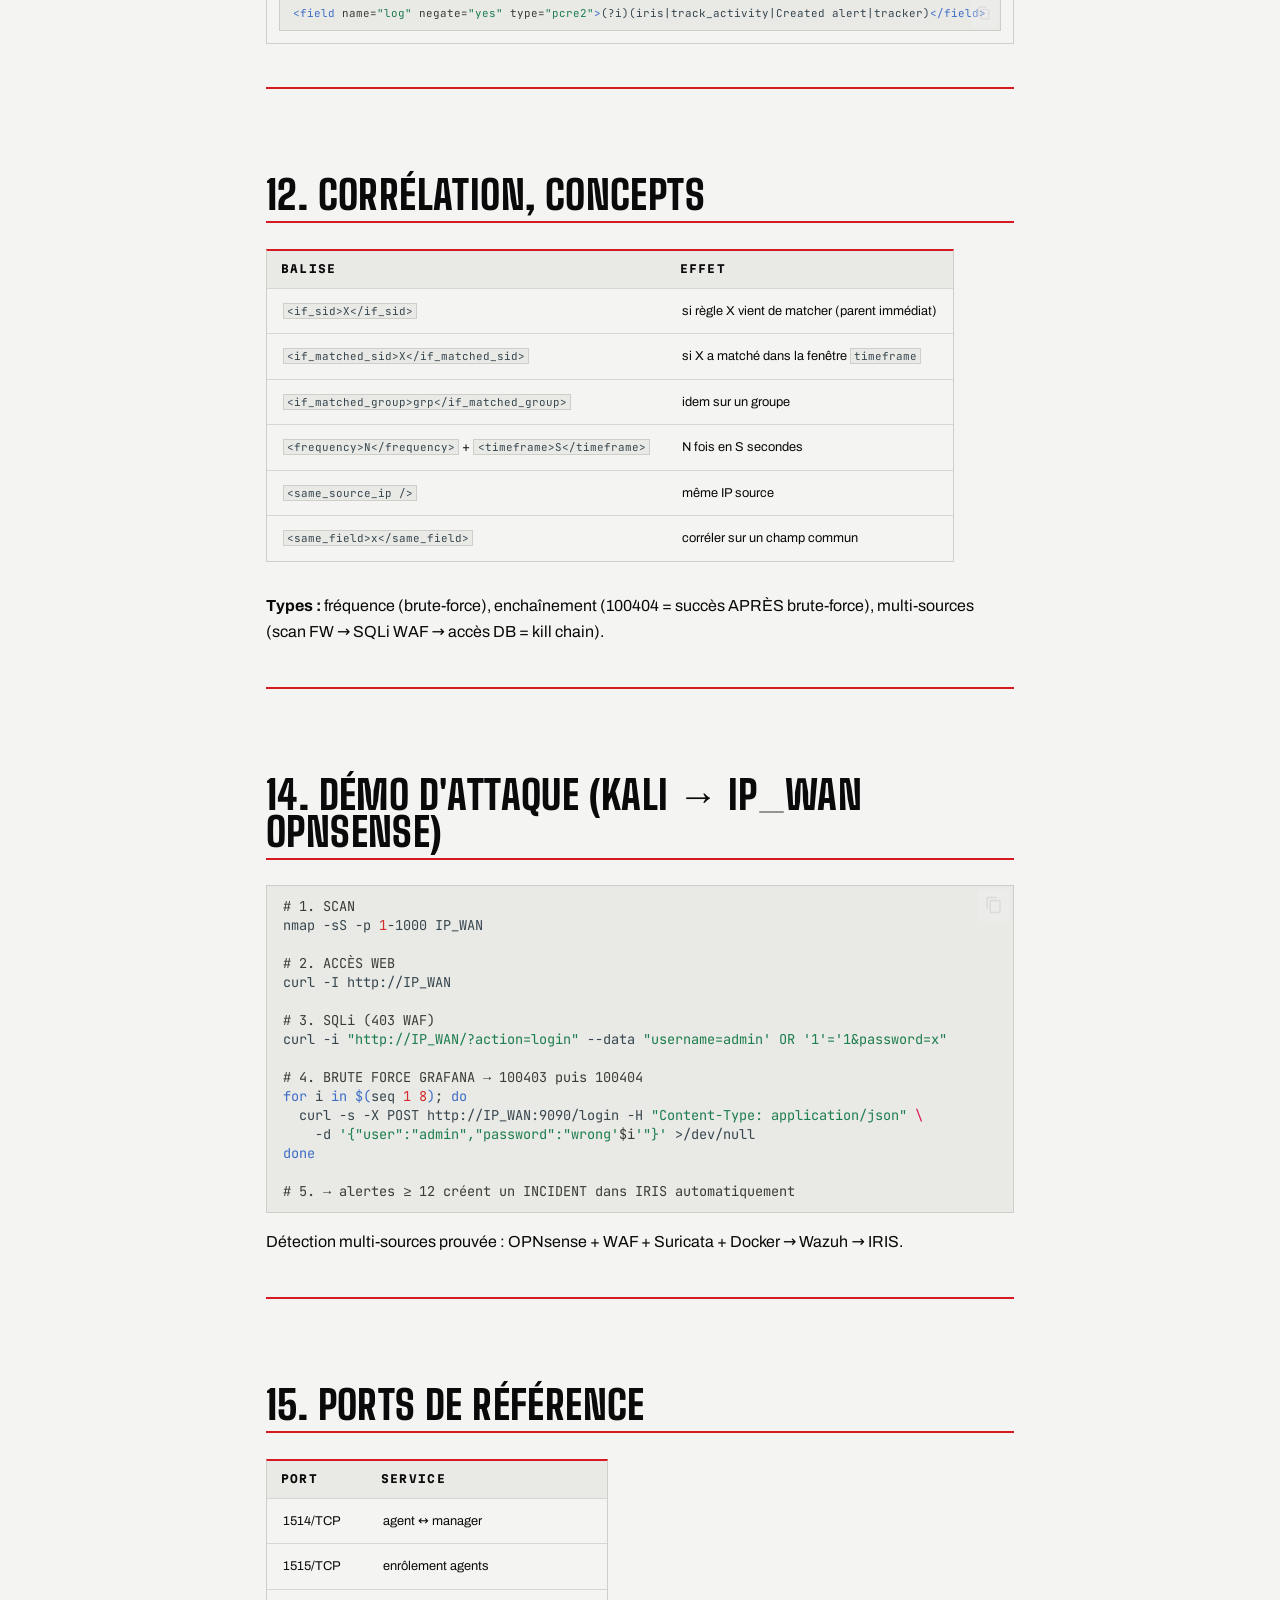
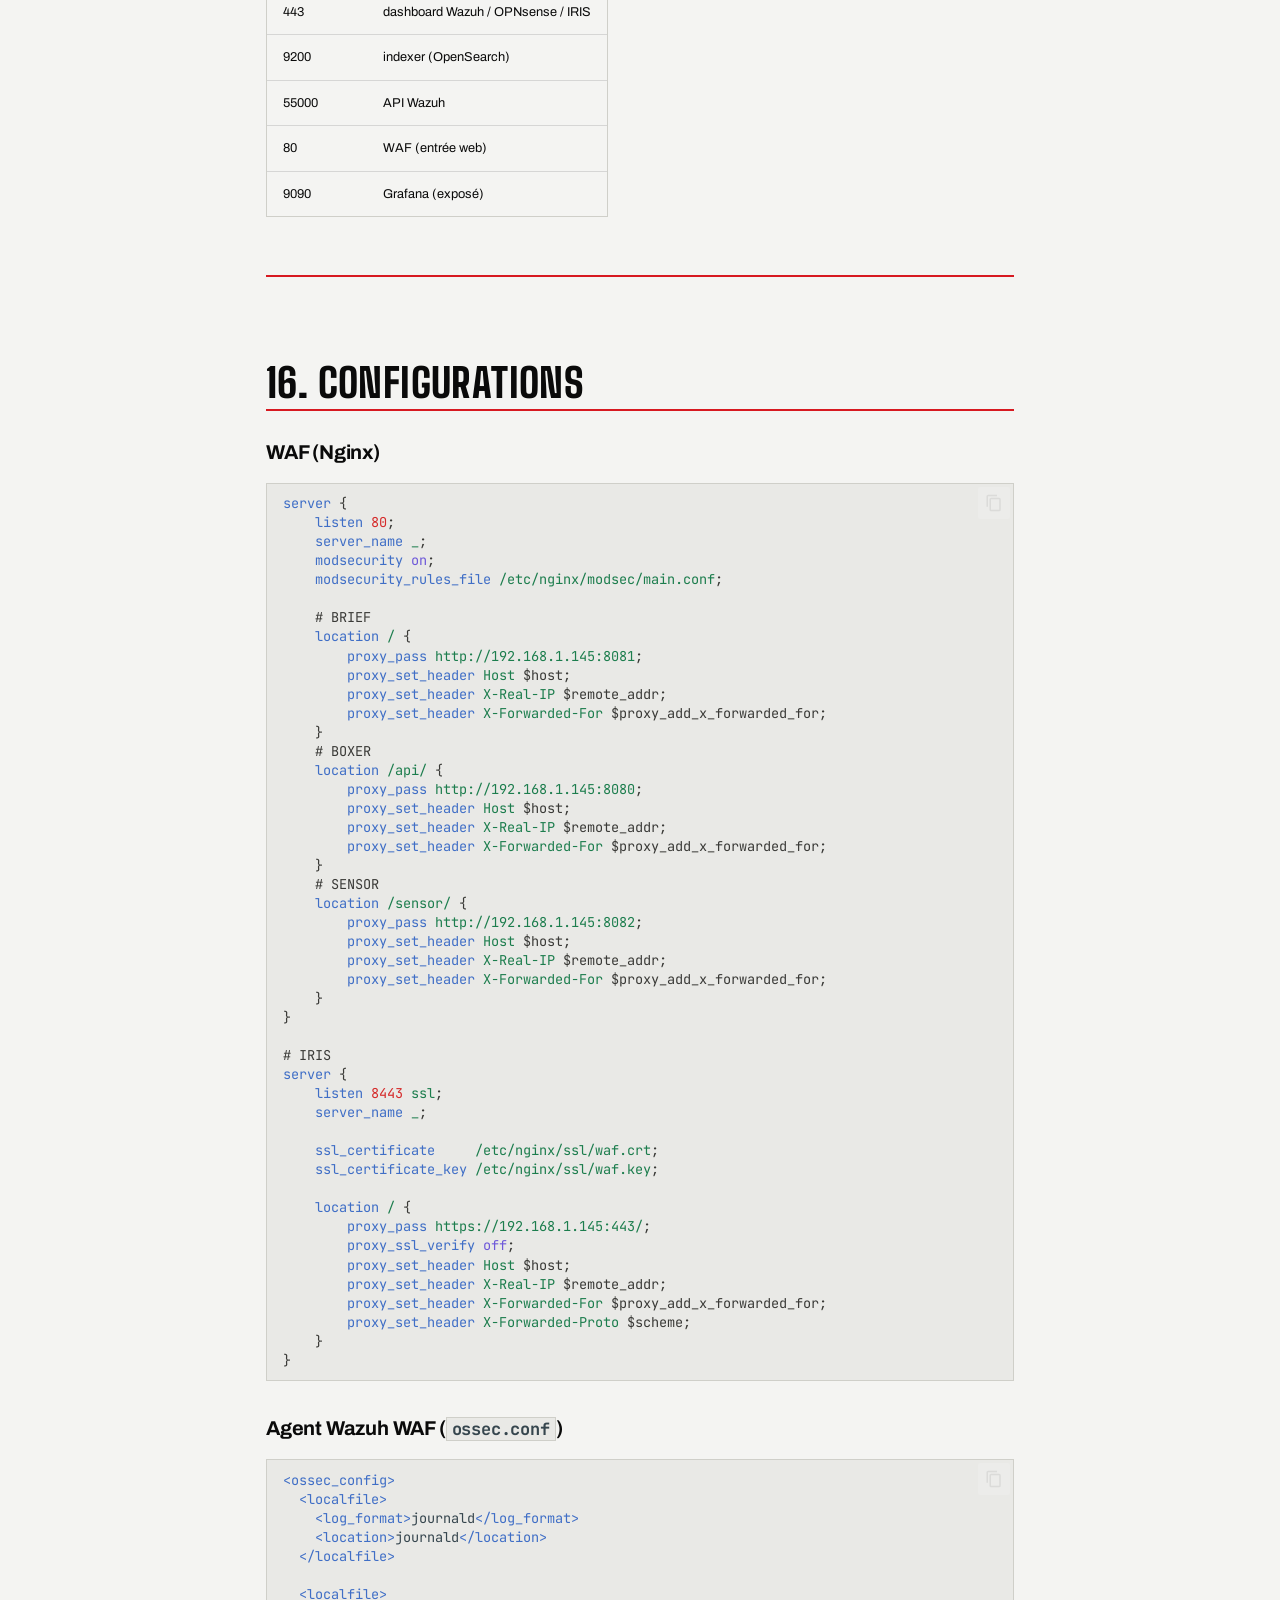
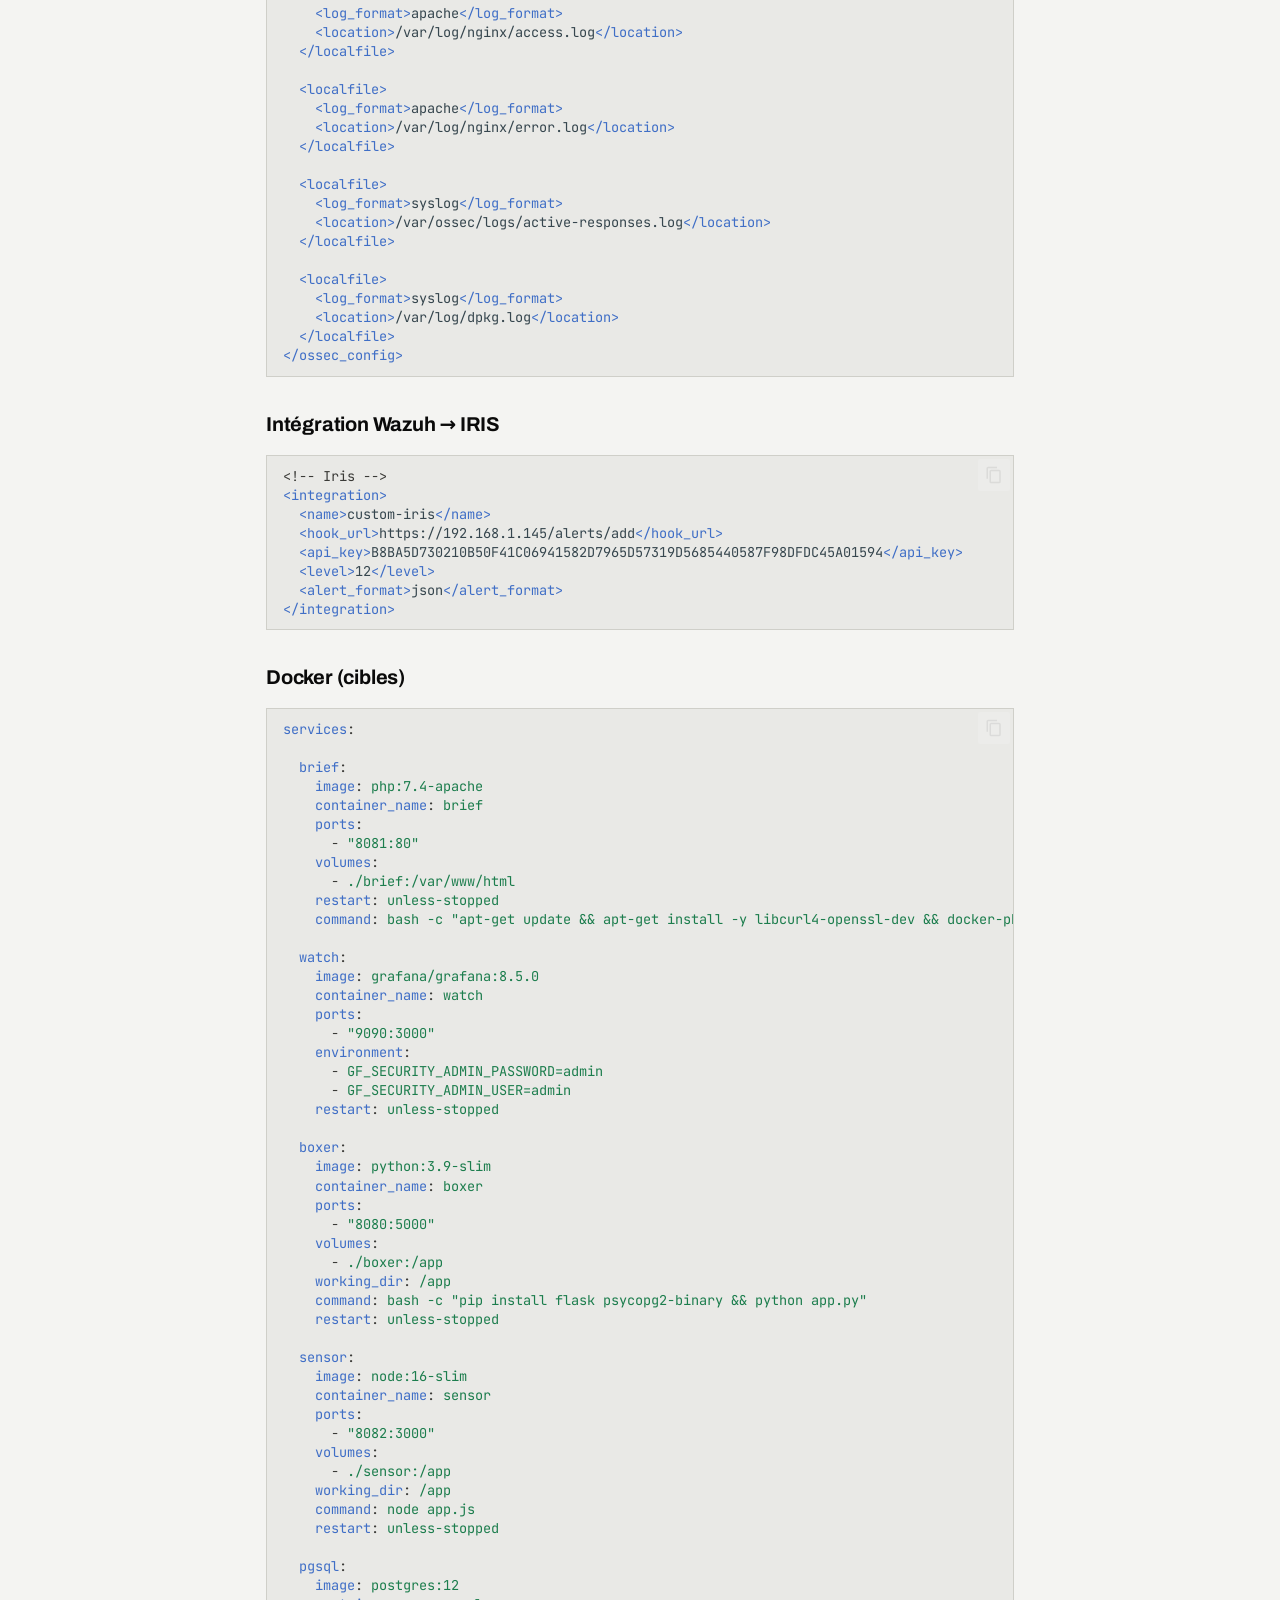
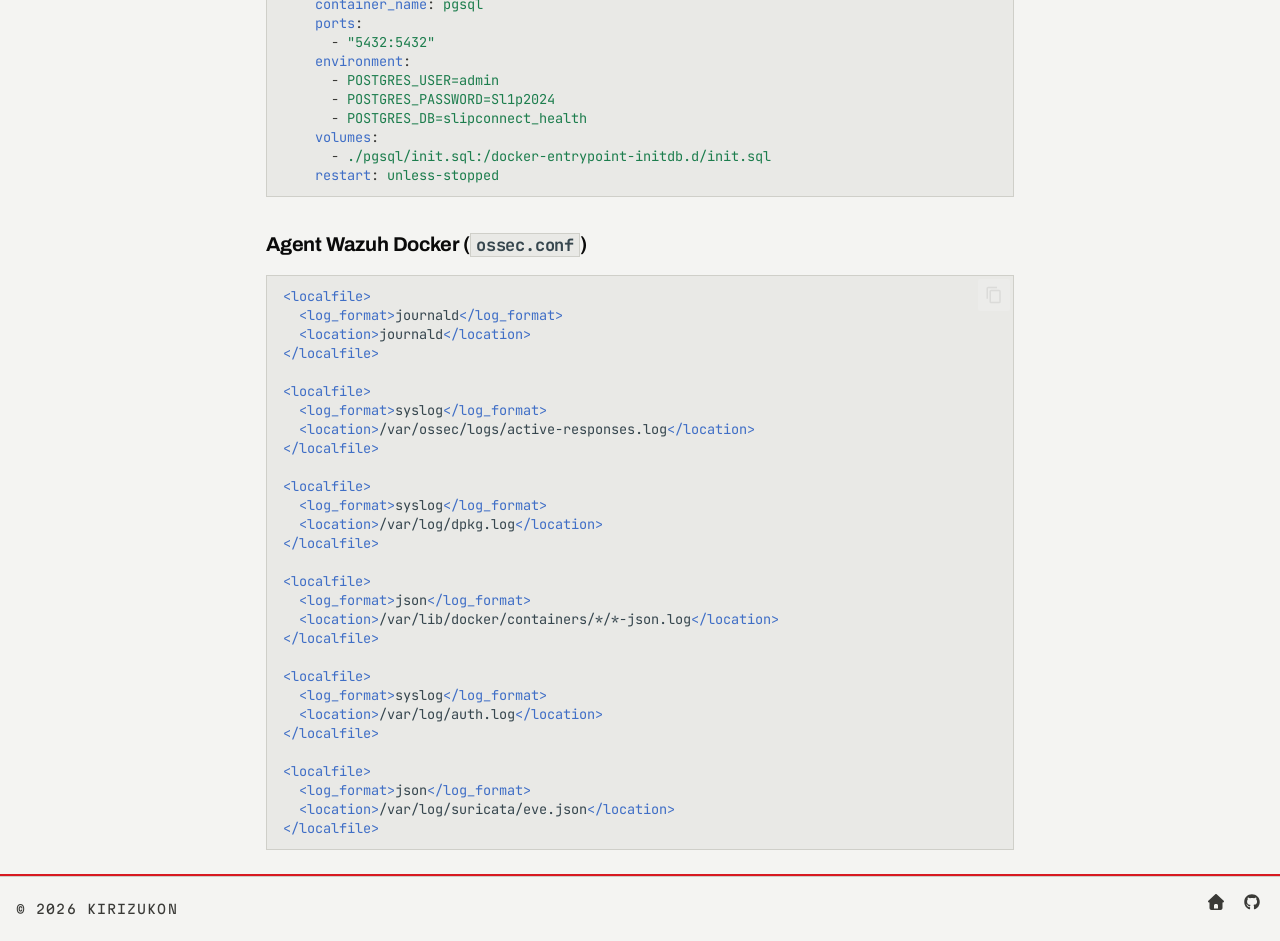
<file: notes/projets/soc-sl1pconnect/index.html>
<!DOCTYPE html>
<html lang="fr" class="no-js">
  <head>
    <meta charset="utf-8">
    <meta name="viewport" content="width=device-width,initial-scale=1">
    <meta name="description"
          content="Architecture SOC (Wazuh + OPNsense + WAF + Suricata + DFIR-IRIS) sur CloudStack">
    <meta name="author" content="Bryan Corret">
    <link rel="canonical"
          href="https://kirizukon.xyz/notes/projets/soc-sl1pconnect/">
    <link rel="prev" href="../">
    <link rel="icon" href="../../assets/images/favicon.png">
    <meta name="generator" content="mkdocs-1.6.1, mkdocs-material-9.7.6">
    <title>Projet SOC, POC Blue Team - Notes Kirizukon</title>
    <link rel="stylesheet"
          href="../../assets/stylesheets/main.484c7ddc.min.css">
    <link rel="stylesheet"
          href="../../assets/stylesheets/palette.ab4e12ef.min.css">
    <link rel="stylesheet" href="../../stylesheets/kirizukon.css">
    <style>:root{--md-admonition-icon--note:url('data:image/svg+xml;charset=utf-8,%3Csvg%20xmlns%3D%22http%3A//www.w3.org/2000/svg%22%20viewBox%3D%220%200%2016%2016%22%3E%3Cpath%20d%3D%22M0%208a8%208%200%201%201%2016%200A8%208%200%200%201%200%208m8-6.5a6.5%206.5%200%201%200%200%2013%206.5%206.5%200%200%200%200-13M6.5%207.75A.75.75%200%200%201%207.25%207h1a.75.75%200%200%201%20.75.75v2.75h.25a.75.75%200%200%201%200%201.5h-2a.75.75%200%200%201%200-1.5h.25v-2h-.25a.75.75%200%200%201-.75-.75M8%206a1%201%200%201%201%200-2%201%201%200%200%201%200%202%22/%3E%3C/svg%3E');--md-admonition-icon--tip:url('data:image/svg+xml;charset=utf-8,%3Csvg%20xmlns%3D%22http%3A//www.w3.org/2000/svg%22%20viewBox%3D%220%200%2016%2016%22%3E%3Cpath%20d%3D%22M8%201.5c-2.363%200-4%201.69-4%203.75%200%20.984.424%201.625.984%202.304l.214.253c.223.264.47.556.673.848.284.411.537.896.621%201.49a.75.75%200%200%201-1.484.211c-.04-.282-.163-.547-.37-.847a9%209%200%200%200-.542-.68q-.126-.149-.268-.32C3.201%207.75%202.5%206.766%202.5%205.25%202.5%202.31%204.863%200%208%200s5.5%202.31%205.5%205.25c0%201.516-.701%202.5-1.328%203.259q-.142.172-.268.319c-.207.245-.383.453-.541.681-.208.3-.33.565-.37.847a.751.751%200%200%201-1.485-.212c.084-.593.337-1.078.621-1.489.203-.292.45-.584.673-.848q.113-.133.213-.253c.561-.679.985-1.32.985-2.304%200-2.06-1.637-3.75-4-3.75M5.75%2012h4.5a.75.75%200%200%201%200%201.5h-4.5a.75.75%200%200%201%200-1.5M6%2015.25a.75.75%200%200%201%20.75-.75h2.5a.75.75%200%200%201%200%201.5h-2.5a.75.75%200%200%201-.75-.75%22/%3E%3C/svg%3E');--md-admonition-icon--warning:url('data:image/svg+xml;charset=utf-8,%3Csvg%20xmlns%3D%22http%3A//www.w3.org/2000/svg%22%20viewBox%3D%220%200%2016%2016%22%3E%3Cpath%20d%3D%22M6.457%201.047c.659-1.234%202.427-1.234%203.086%200l6.082%2011.378A1.75%201.75%200%200%201%2014.082%2015H1.918a1.75%201.75%200%200%201-1.543-2.575Zm1.763.707a.25.25%200%200%200-.44%200L1.698%2013.132a.25.25%200%200%200%20.22.368h12.164a.25.25%200%200%200%20.22-.368Zm.53%203.996v2.5a.75.75%200%200%201-1.5%200v-2.5a.75.75%200%200%201%201.5%200M9%2011a1%201%200%201%201-2%200%201%201%200%200%201%202%200%22/%3E%3C/svg%3E');--md-admonition-icon--danger:url('data:image/svg+xml;charset=utf-8,%3Csvg%20xmlns%3D%22http%3A//www.w3.org/2000/svg%22%20viewBox%3D%220%200%2016%2016%22%3E%3Cpath%20d%3D%22M4.47.22A.75.75%200%200%201%205%200h6c.199%200%20.389.079.53.22l4.25%204.25c.141.14.22.331.22.53v6a.75.75%200%200%201-.22.53l-4.25%204.25A.75.75%200%200%201%2011%2016H5a.75.75%200%200%201-.53-.22L.22%2011.53A.75.75%200%200%201%200%2011V5c0-.199.079-.389.22-.53Zm.84%201.28L1.5%205.31v5.38l3.81%203.81h5.38l3.81-3.81V5.31L10.69%201.5ZM8%204a.75.75%200%200%201%20.75.75v3.5a.75.75%200%200%201-1.5%200v-3.5A.75.75%200%200%201%208%204m0%208a1%201%200%201%201%200-2%201%201%200%200%201%200%202%22/%3E%3C/svg%3E');--md-admonition-icon--bug:url('data:image/svg+xml;charset=utf-8,%3Csvg%20xmlns%3D%22http%3A//www.w3.org/2000/svg%22%20viewBox%3D%220%200%2016%2016%22%3E%3Cpath%20d%3D%22M4.72.22a.75.75%200%200%201%201.06%200l1%20.999a3.5%203.5%200%200%201%202.441%200l.999-1a.748.748%200%200%201%201.265.332.75.75%200%200%201-.205.729l-.775.776c.616.63.995%201.493.995%202.444v.327q0%20.15-.025.292c.408.14.764.392%201.029.722l1.968-.787a.75.75%200%200%201%20.556%201.392L13%207.258V9h2.25a.75.75%200%200%201%200%201.5H13v.5q-.002.615-.141%201.186l2.17.868a.75.75%200%200%201-.557%201.392l-2.184-.873A5%205%200%200%201%208%2016a5%205%200%200%201-4.288-2.427l-2.183.873a.75.75%200%200%201-.558-1.392l2.17-.868A5%205%200%200%201%203%2011v-.5H.75a.75.75%200%200%201%200-1.5H3V7.258L.971%206.446a.75.75%200%200%201%20.558-1.392l1.967.787c.265-.33.62-.583%201.03-.722a1.7%201.7%200%200%201-.026-.292V4.5c0-.951.38-1.814.995-2.444L4.72%201.28a.75.75%200%200%201%200-1.06m.53%206.28a.75.75%200%200%200-.75.75V11a3.5%203.5%200%201%200%207%200V7.25a.75.75%200%200%200-.75-.75ZM6.173%205h3.654A.17.17%200%200%200%2010%204.827V4.5a2%202%200%201%200-4%200v.327c0%20.096.077.173.173.173%22/%3E%3C/svg%3E');--md-admonition-icon--success:url('data:image/svg+xml;charset=utf-8,%3Csvg%20xmlns%3D%22http%3A//www.w3.org/2000/svg%22%20viewBox%3D%220%200%2016%2016%22%3E%3Cpath%20d%3D%22M0%208a8%208%200%201%201%2016%200A8%208%200%200%201%200%208m1.5%200a6.5%206.5%200%201%200%2013%200%206.5%206.5%200%200%200-13%200m10.28-1.72-4.5%204.5a.75.75%200%200%201-1.06%200l-2-2a.75.75%200%200%201%20.018-1.042.75.75%200%200%201%201.042-.018l1.47%201.47%203.97-3.97a.75.75%200%200%201%201.042.018.75.75%200%200%201%20.018%201.042%22/%3E%3C/svg%3E');}</style>
    <script>__md_scope=new URL("../..",location),__md_hash=e=>[...e].reduce(((e,_)=>(e<<5)-e+_.charCodeAt(0)),0),__md_get=(e,_=localStorage,t=__md_scope )=>JSON.parse(_.getItem(t.pathname+"."+e)),__md_set=(e,_,t=localStorage,a=__md_scope)=>{try{t.setItem(a.pathname+"."+e,JSON.stringify(_))}catch(e){}}</script>
  </head>
  <body dir="ltr"
        data-md-color-scheme="default"
        data-md-color-primary="white"
        data-md-color-accent="indigo">
    <input class="md-toggle"
           data-md-toggle="drawer"
           type="checkbox"
           id="__drawer"
           autocomplete="off">
    <input class="md-toggle"
           data-md-toggle="search"
           type="checkbox"
           id="__search"
           autocomplete="off">
    <label class="md-overlay" for="__drawer"></label>
    <div data-md-component="skip">
      <a href="#cheatsheet-poc-soc-sl1pconnect" class="md-skip">Aller au contenu</a>
    </div>
    <div data-md-component="announce"></div>
    <header class="md-header md-header--shadow" data-md-component="header">
      <nav class="md-header__inner md-grid" aria-label="En-tête">
        <a href="../.."
           title="Notes Kirizukon"
           class="md-header__button md-logo"
           aria-label="Notes Kirizukon"
           data-md-component="logo">
          <svg xmlns="http://www.w3.org/2000/svg" viewBox="0 0 24 24">
            <path d="M12 8a3 3 0 0 0 3-3 3 3 0 0 0-3-3 3 3 0 0 0-3 3 3 3 0 0 0 3 3m0 3.54C9.64 9.35 6.5 8 3 8v11c3.5 0 6.64 1.35 9 3.54 2.36-2.19 5.5-3.54 9-3.54V8c-3.5 0-6.64 1.35-9 3.54" />
          </svg>
        </a>
        <label class="md-header__button md-icon" for="__drawer">
          <svg xmlns="http://www.w3.org/2000/svg" viewBox="0 0 24 24">
            <path d="M3 6h18v2H3zm0 5h18v2H3zm0 5h18v2H3z" />
          </svg>
        </label>
        <div class="md-header__title" data-md-component="header-title">
          <div class="md-header__ellipsis">
            <div class="md-header__topic">
              <span class="md-ellipsis">Notes Kirizukon</span>
            </div>
            <div class="md-header__topic" data-md-component="header-topic">
              <span class="md-ellipsis">Projet SOC, POC Blue Team</span>
            </div>
          </div>
        </div>
        <form class="md-header__option" data-md-component="palette">
          <input class="md-option"
                 data-md-color-media="(prefers-color-scheme: light)"
                 data-md-color-scheme="default"
                 data-md-color-primary="white"
                 data-md-color-accent="indigo"
                 aria-label="Passer en mode sombre"
                 type="radio"
                 name="__palette"
                 id="__palette_0">
          <label class="md-header__button md-icon"
                 title="Passer en mode sombre"
                 for="__palette_1"
                 hidden>
            <svg xmlns="http://www.w3.org/2000/svg" viewBox="0 0 24 24">
              <path d="m17.75 4.09-2.53 1.94.91 3.06-2.63-1.81-2.63 1.81.91-3.06-2.53-1.94L12.44 4l1.06-3 1.06 3zm3.5 6.91-1.64 1.25.59 1.98-1.7-1.17-1.7 1.17.59-1.98L15.75 11l2.06-.05L18.5 9l.69 1.95zm-2.28 4.95c.83-.08 1.72 1.1 1.19 1.85-.32.45-.66.87-1.08 1.27C15.17 23 8.84 23 4.94 19.07c-3.91-3.9-3.91-10.24 0-14.14.4-.4.82-.76 1.27-1.08.75-.53 1.93.36 1.85 1.19-.27 2.86.69 5.83 2.89 8.02a9.96 9.96 0 0 0 8.02 2.89m-1.64 2.02a12.08 12.08 0 0 1-7.8-3.47c-2.17-2.19-3.33-5-3.49-7.82-2.81 3.14-2.7 7.96.31 10.98 3.02 3.01 7.84 3.12 10.98.31" />
            </svg>
          </label>
          <input class="md-option"
                 data-md-color-media="(prefers-color-scheme: dark)"
                 data-md-color-scheme="slate"
                 data-md-color-primary="black"
                 data-md-color-accent="indigo"
                 aria-label="Passer en mode clair"
                 type="radio"
                 name="__palette"
                 id="__palette_1">
          <label class="md-header__button md-icon"
                 title="Passer en mode clair"
                 for="__palette_0"
                 hidden>
            <svg xmlns="http://www.w3.org/2000/svg" viewBox="0 0 24 24">
              <path d="M12 7a5 5 0 0 1 5 5 5 5 0 0 1-5 5 5 5 0 0 1-5-5 5 5 0 0 1 5-5m0 2a3 3 0 0 0-3 3 3 3 0 0 0 3 3 3 3 0 0 0 3-3 3 3 0 0 0-3-3m0-7 2.39 3.42C13.65 5.15 12.84 5 12 5s-1.65.15-2.39.42zM3.34 7l4.16-.35A7.2 7.2 0 0 0 5.94 8.5c-.44.74-.69 1.5-.83 2.29zm.02 10 1.76-3.77a7.131 7.131 0 0 0 2.38 4.14zM20.65 7l-1.77 3.79a7.02 7.02 0 0 0-2.38-4.15zm-.01 10-4.14.36c.59-.51 1.12-1.14 1.54-1.86.42-.73.69-1.5.83-2.29zM12 22l-2.41-3.44c.74.27 1.55.44 2.41.44.82 0 1.63-.17 2.37-.44z" />
            </svg>
          </label>
        </form>
        <script>var palette=__md_get("__palette");if(palette&&palette.color){if("(prefers-color-scheme)"===palette.color.media){var media=matchMedia("(prefers-color-scheme: light)"),input=document.querySelector(media.matches?"[data-md-color-media='(prefers-color-scheme: light)']":"[data-md-color-media='(prefers-color-scheme: dark)']");palette.color.media=input.getAttribute("data-md-color-media"),palette.color.scheme=input.getAttribute("data-md-color-scheme"),palette.color.primary=input.getAttribute("data-md-color-primary"),palette.color.accent=input.getAttribute("data-md-color-accent")}for(var[key,value]of Object.entries(palette.color))document.body.setAttribute("data-md-color-"+key,value)}</script>
        <label class="md-header__button md-icon" for="__search">
          <svg xmlns="http://www.w3.org/2000/svg" viewBox="0 0 24 24">
            <path d="M9.5 3A6.5 6.5 0 0 1 16 9.5c0 1.61-.59 3.09-1.56 4.23l.27.27h.79l5 5-1.5 1.5-5-5v-.79l-.27-.27A6.52 6.52 0 0 1 9.5 16 6.5 6.5 0 0 1 3 9.5 6.5 6.5 0 0 1 9.5 3m0 2C7 5 5 7 5 9.5S7 14 9.5 14 14 12 14 9.5 12 5 9.5 5" />
          </svg>
        </label>
        <div class="md-search" data-md-component="search" role="dialog">
          <label class="md-search__overlay" for="__search"></label>
          <div class="md-search__inner" role="search">
            <form class="md-search__form" name="search">
              <input type="text"
                     class="md-search__input"
                     name="query"
                     aria-label="Rechercher"
                     placeholder="Rechercher"
                     autocapitalize="off"
                     autocorrect="off"
                     autocomplete="off"
                     spellcheck="false"
                     data-md-component="search-query"
                     required>
              <label class="md-search__icon md-icon" for="__search">
                <svg xmlns="http://www.w3.org/2000/svg" viewBox="0 0 24 24">
                  <path d="M9.5 3A6.5 6.5 0 0 1 16 9.5c0 1.61-.59 3.09-1.56 4.23l.27.27h.79l5 5-1.5 1.5-5-5v-.79l-.27-.27A6.52 6.52 0 0 1 9.5 16 6.5 6.5 0 0 1 3 9.5 6.5 6.5 0 0 1 9.5 3m0 2C7 5 5 7 5 9.5S7 14 9.5 14 14 12 14 9.5 12 5 9.5 5" />
                </svg>
                <svg xmlns="http://www.w3.org/2000/svg" viewBox="0 0 24 24">
                  <path d="M20 11v2H8l5.5 5.5-1.42 1.42L4.16 12l7.92-7.92L13.5 5.5 8 11z" />
                </svg>
              </label>
              <nav class="md-search__options" aria-label="Recherche">
                <button type="reset"
                        class="md-search__icon md-icon"
                        title="Effacer"
                        aria-label="Effacer"
                        tabindex="-1">
                  <svg xmlns="http://www.w3.org/2000/svg" viewBox="0 0 24 24">
                    <path d="M19 6.41 17.59 5 12 10.59 6.41 5 5 6.41 10.59 12 5 17.59 6.41 19 12 13.41 17.59 19 19 17.59 13.41 12z" />
                  </svg>
                </button>
              </nav>
              <div class="md-search__suggest" data-md-component="search-suggest"></div>
            </form>
            <div class="md-search__output">
              <div class="md-search__scrollwrap" tabindex="0" data-md-scrollfix>
                <div class="md-search-result" data-md-component="search-result">
                  <div class="md-search-result__meta">Initialisation de la recherche</div>
                  <ol class="md-search-result__list" role="presentation">
                  </ol>
                </div>
              </div>
            </div>
          </div>
        </div>
      </nav>
    </header>
    <div class="md-container" data-md-component="container">
      <main class="md-main" data-md-component="main">
        <div class="md-main__inner md-grid">
          <div class="md-sidebar md-sidebar--primary"
               data-md-component="sidebar"
               data-md-type="navigation">
            <div class="md-sidebar__scrollwrap">
              <div class="md-sidebar__inner">
                <nav class="md-nav md-nav--primary"
                     aria-label="Navigation"
                     data-md-level="0">
                  <label class="md-nav__title" for="__drawer">
                    <a href="../.."
                       title="Notes Kirizukon"
                       class="md-nav__button md-logo"
                       aria-label="Notes Kirizukon"
                       data-md-component="logo">
                      <svg xmlns="http://www.w3.org/2000/svg" viewBox="0 0 24 24">
                        <path d="M12 8a3 3 0 0 0 3-3 3 3 0 0 0-3-3 3 3 0 0 0-3 3 3 3 0 0 0 3 3m0 3.54C9.64 9.35 6.5 8 3 8v11c3.5 0 6.64 1.35 9 3.54 2.36-2.19 5.5-3.54 9-3.54V8c-3.5 0-6.64 1.35-9 3.54" />
                      </svg>
                    </a>
                    Notes Kirizukon
                  </label>
                  <ul class="md-nav__list" data-md-scrollfix>
                    <li class="md-nav__item">
                      <a href="../.." class="md-nav__link">
                        <span class="md-ellipsis">Accueil</span>
                      </a>
                    </li>
                    <li class="md-nav__item md-nav__item--active md-nav__item--section md-nav__item--nested">
                      <input class="md-nav__toggle md-toggle "
                             type="checkbox"
                             id="__nav_2"
                             checked>
                      <div class="md-nav__link md-nav__container">
                        <a href="../" class="md-nav__link ">
                          <span class="md-ellipsis">Projets</span>
                        </a>
                        <label class="md-nav__link " for="__nav_2" id="__nav_2_label" tabindex="">
                          <span class="md-nav__icon md-icon"></span>
                        </label>
                      </div>
                      <nav class="md-nav"
                           data-md-level="1"
                           aria-labelledby="__nav_2_label"
                           aria-expanded="true">
                        <label class="md-nav__title" for="__nav_2">
                          <span class="md-nav__icon md-icon"></span>
                          Projets
                        </label>
                        <ul class="md-nav__list" data-md-scrollfix>
                          <li class="md-nav__item md-nav__item--active">
                            <input class="md-nav__toggle md-toggle" type="checkbox" id="__toc">
                            <label class="md-nav__link md-nav__link--active" for="__toc">
                              <span class="md-ellipsis">Projet SOC</span>
                              <span class="md-nav__icon md-icon"></span>
                            </label>
                            <a href="./" class="md-nav__link md-nav__link--active">
                              <span class="md-ellipsis">Projet SOC</span>
                            </a>
                            <nav class="md-nav md-nav--secondary" aria-label="Table des matières">
                              <label class="md-nav__title" for="__toc">
                                <span class="md-nav__icon md-icon"></span>
                                Table des matières
                              </label>
                              <ul class="md-nav__list" data-md-component="toc" data-md-scrollfix>
                                <li class="md-nav__item">
                                  <a href="#1-cartographie" class="md-nav__link">
                                    <span class="md-ellipsis">1. Cartographie</span>
                                  </a>
                                </li>
                                <li class="md-nav__item">
                                  <a href="#2-wazuh-manager" class="md-nav__link">
                                    <span class="md-ellipsis">2. Wazuh manager</span>
                                  </a>
                                  <nav class="md-nav" aria-label="2. Wazuh manager">
                                    <ul class="md-nav__list">
                                      <li class="md-nav__item">
                                        <a href="#services" class="md-nav__link">
                                          <span class="md-ellipsis">Services</span>
                                        </a>
                                      </li>
                                      <li class="md-nav__item">
                                        <a href="#agents" class="md-nav__link">
                                          <span class="md-ellipsis">Agents</span>
                                        </a>
                                      </li>
                                      <li class="md-nav__item">
                                        <a href="#logs-essentiels" class="md-nav__link">
                                          <span class="md-ellipsis">Logs essentiels</span>
                                        </a>
                                      </li>
                                      <li class="md-nav__item">
                                        <a href="#tester-une-regle-interactif" class="md-nav__link">
                                          <span class="md-ellipsis">Tester une règle (interactif)</span>
                                        </a>
                                      </li>
                                      <li class="md-nav__item">
                                        <a href="#fichiers-cles" class="md-nav__link">
                                          <span class="md-ellipsis">Fichiers clés</span>
                                        </a>
                                      </li>
                                    </ul>
                                  </nav>
                                </li>
                                <li class="md-nav__item">
                                  <a href="#4-agents-wazuh" class="md-nav__link">
                                    <span class="md-ellipsis">4. Agents Wazuh</span>
                                  </a>
                                  <nav class="md-nav" aria-label="4. Agents Wazuh">
                                    <ul class="md-nav__list">
                                      <li class="md-nav__item">
                                        <a href="#installer-debian-13" class="md-nav__link">
                                          <span class="md-ellipsis">Installer (Debian 13)</span>
                                        </a>
                                      </li>
                                    </ul>
                                  </nav>
                                </li>
                                <li class="md-nav__item">
                                  <a href="#5-conteneurs-cibles-debian-docker" class="md-nav__link">
                                    <span class="md-ellipsis">5. Conteneurs cibles (debian-docker)</span>
                                  </a>
                                </li>
                                <li class="md-nav__item">
                                  <a href="#6-waf-nginx-modsecurity-crs-owasp-debian-waf"
                                     class="md-nav__link">
                                    <span class="md-ellipsis">6. WAF Nginx + ModSecurity + CRS OWASP (debian-waf)</span>
                                  </a>
                                  <nav class="md-nav"
                                       aria-label="6. WAF Nginx + ModSecurity + CRS OWASP (debian-waf)">
                                    <ul class="md-nav__list">
                                      <li class="md-nav__item">
                                        <a href="#dependances" class="md-nav__link">
                                          <span class="md-ellipsis">Dépendances</span>
                                        </a>
                                      </li>
                                      <li class="md-nav__item">
                                        <a href="#compiler-modsecurity-a-tester" class="md-nav__link">
                                          <span class="md-ellipsis">Compiler ModSecurity (à tester)</span>
                                        </a>
                                      </li>
                                      <li class="md-nav__item">
                                        <a href="#compiler-le-connecteur-modsecurity-nginx" class="md-nav__link">
                                          <span class="md-ellipsis">Compiler le connecteur ModSecurity-Nginx</span>
                                        </a>
                                      </li>
                                      <li class="md-nav__item">
                                        <a href="#charger-le-module-dans-nginx" class="md-nav__link">
                                          <span class="md-ellipsis">Charger le module dans Nginx</span>
                                        </a>
                                      </li>
                                      <li class="md-nav__item">
                                        <a href="#config-modsecurity-crs-owasp" class="md-nav__link">
                                          <span class="md-ellipsis">Config ModSecurity + CRS OWASP</span>
                                        </a>
                                      </li>
                                      <li class="md-nav__item">
                                        <a href="#fichiers" class="md-nav__link">
                                          <span class="md-ellipsis">Fichiers</span>
                                        </a>
                                      </li>
                                      <li class="md-nav__item">
                                        <a href="#reverse-proxy" class="md-nav__link">
                                          <span class="md-ellipsis">Reverse proxy</span>
                                        </a>
                                      </li>
                                      <li class="md-nav__item">
                                        <a href="#commandes" class="md-nav__link">
                                          <span class="md-ellipsis">Commandes</span>
                                        </a>
                                      </li>
                                      <li class="md-nav__item">
                                        <a href="#test-firewall-doit-donner-403" class="md-nav__link">
                                          <span class="md-ellipsis">Test firewall (doit donner 403)</span>
                                        </a>
                                      </li>
                                    </ul>
                                  </nav>
                                </li>
                                <li class="md-nav__item">
                                  <a href="#7-opnsense-firewall" class="md-nav__link">
                                    <span class="md-ellipsis">7. OPNsense Firewall</span>
                                  </a>
                                  <nav class="md-nav" aria-label="7. OPNsense Firewall">
                                    <ul class="md-nav__list">
                                      <li class="md-nav__item">
                                        <a href="#port-forwarding" class="md-nav__link">
                                          <span class="md-ellipsis">Port forwarding</span>
                                        </a>
                                      </li>
                                    </ul>
                                  </nav>
                                </li>
                                <li class="md-nav__item">
                                  <a href="#8-suricata-ids" class="md-nav__link">
                                    <span class="md-ellipsis">8. Suricata IDS</span>
                                  </a>
                                  <nav class="md-nav" aria-label="8. Suricata IDS">
                                    <ul class="md-nav__list">
                                      <li class="md-nav__item">
                                        <a href="#branchement-a-wazuh" class="md-nav__link">
                                          <span class="md-ellipsis">Branchement à Wazuh</span>
                                        </a>
                                      </li>
                                      <li class="md-nav__item">
                                        <a href="#commandes_1" class="md-nav__link">
                                          <span class="md-ellipsis">Commandes</span>
                                        </a>
                                      </li>
                                      <li class="md-nav__item">
                                        <a href="#filtre-wazuh" class="md-nav__link">
                                          <span class="md-ellipsis">Filtre Wazuh</span>
                                        </a>
                                      </li>
                                    </ul>
                                  </nav>
                                </li>
                                <li class="md-nav__item">
                                  <a href="#10-integration-wazuh-iris" class="md-nav__link">
                                    <span class="md-ellipsis">10. Intégration Wazuh → IRIS</span>
                                  </a>
                                  <nav class="md-nav" aria-label="10. Intégration Wazuh → IRIS">
                                    <ul class="md-nav__list">
                                      <li class="md-nav__item">
                                        <a href="#script-varossecintegrationscustom-irispy-debian-wazuh"
                                           class="md-nav__link">
                                          <span class="md-ellipsis">Script : /var/ossec/integrations/custom-iris.py (debian-wazuh)</span>
                                        </a>
                                      </li>
                                      <li class="md-nav__item">
                                        <a href="#mapping-severite-iris" class="md-nav__link">
                                          <span class="md-ellipsis">Mapping sévérité IRIS</span>
                                        </a>
                                      </li>
                                      <li class="md-nav__item">
                                        <a href="#declaration-dans-varossecetcossecconf" class="md-nav__link">
                                          <span class="md-ellipsis">Déclaration dans /var/ossec/etc/ossec.conf</span>
                                        </a>
                                      </li>
                                      <li class="md-nav__item">
                                        <a href="#verifier-les-severites-iris-via-api" class="md-nav__link">
                                          <span class="md-ellipsis">Vérifier les sévérités IRIS via API</span>
                                        </a>
                                      </li>
                                    </ul>
                                  </nav>
                                </li>
                                <li class="md-nav__item">
                                  <a href="#11-regles-de-detection-custom-local_rulesxml"
                                     class="md-nav__link">
                                    <span class="md-ellipsis">11. Règles de détection custom, local_rules.xml</span>
                                  </a>
                                  <nav class="md-nav"
                                       aria-label="11. Règles de détection custom, local_rules.xml">
                                    <ul class="md-nav__list">
                                      <li class="md-nav__item">
                                        <a href="#grafana-brute-force" class="md-nav__link">
                                          <span class="md-ellipsis">Grafana brute-force</span>
                                        </a>
                                      </li>
                                      <li class="md-nav__item">
                                        <a href="#sqli-brief" class="md-nav__link">
                                          <span class="md-ellipsis">SQLi BRIEF</span>
                                        </a>
                                      </li>
                                      <li class="md-nav__item">
                                        <a href="#scan-ports-opnsense" class="md-nav__link">
                                          <span class="md-ellipsis">Scan ports OPNsense</span>
                                        </a>
                                      </li>
                                    </ul>
                                  </nav>
                                </li>
                                <li class="md-nav__item">
                                  <a href="#12-correlation-concepts" class="md-nav__link">
                                    <span class="md-ellipsis">12. Corrélation, concepts</span>
                                  </a>
                                </li>
                                <li class="md-nav__item">
                                  <a href="#14-demo-dattaque-kali-ip_wan-opnsense" class="md-nav__link">
                                    <span class="md-ellipsis">14. Démo d'attaque (Kali → IP_WAN OPNsense)</span>
                                  </a>
                                </li>
                                <li class="md-nav__item">
                                  <a href="#15-ports-de-reference" class="md-nav__link">
                                    <span class="md-ellipsis">15. Ports de référence</span>
                                  </a>
                                </li>
                                <li class="md-nav__item">
                                  <a href="#16-configurations" class="md-nav__link">
                                    <span class="md-ellipsis">16. Configurations</span>
                                  </a>
                                  <nav class="md-nav" aria-label="16. Configurations">
                                    <ul class="md-nav__list">
                                      <li class="md-nav__item">
                                        <a href="#waf-nginx" class="md-nav__link">
                                          <span class="md-ellipsis">WAF (Nginx)</span>
                                        </a>
                                      </li>
                                      <li class="md-nav__item">
                                        <a href="#agent-wazuh-waf-ossecconf" class="md-nav__link">
                                          <span class="md-ellipsis">Agent Wazuh WAF (ossec.conf)</span>
                                        </a>
                                      </li>
                                      <li class="md-nav__item">
                                        <a href="#integration-wazuh-iris" class="md-nav__link">
                                          <span class="md-ellipsis">Intégration Wazuh → IRIS</span>
                                        </a>
                                      </li>
                                      <li class="md-nav__item">
                                        <a href="#docker-cibles" class="md-nav__link">
                                          <span class="md-ellipsis">Docker (cibles)</span>
                                        </a>
                                      </li>
                                      <li class="md-nav__item">
                                        <a href="#agent-wazuh-docker-ossecconf" class="md-nav__link">
                                          <span class="md-ellipsis">Agent Wazuh Docker (ossec.conf)</span>
                                        </a>
                                      </li>
                                    </ul>
                                  </nav>
                                </li>
                              </ul>
                            </nav>
                          </li>
                        </ul>
                      </nav>
                    </li>
                  </ul>
                </nav>
              </div>
            </div>
          </div>
          <div class="md-sidebar md-sidebar--secondary"
               data-md-component="sidebar"
               data-md-type="toc">
            <div class="md-sidebar__scrollwrap">
              <div class="md-sidebar__inner">
                <nav class="md-nav md-nav--secondary" aria-label="Table des matières">
                  <label class="md-nav__title" for="__toc">
                    <span class="md-nav__icon md-icon"></span>
                    Table des matières
                  </label>
                  <ul class="md-nav__list" data-md-component="toc" data-md-scrollfix>
                    <li class="md-nav__item">
                      <a href="#1-cartographie" class="md-nav__link">
                        <span class="md-ellipsis">1. Cartographie</span>
                      </a>
                    </li>
                    <li class="md-nav__item">
                      <a href="#2-wazuh-manager" class="md-nav__link">
                        <span class="md-ellipsis">2. Wazuh manager</span>
                      </a>
                      <nav class="md-nav" aria-label="2. Wazuh manager">
                        <ul class="md-nav__list">
                          <li class="md-nav__item">
                            <a href="#services" class="md-nav__link">
                              <span class="md-ellipsis">Services</span>
                            </a>
                          </li>
                          <li class="md-nav__item">
                            <a href="#agents" class="md-nav__link">
                              <span class="md-ellipsis">Agents</span>
                            </a>
                          </li>
                          <li class="md-nav__item">
                            <a href="#logs-essentiels" class="md-nav__link">
                              <span class="md-ellipsis">Logs essentiels</span>
                            </a>
                          </li>
                          <li class="md-nav__item">
                            <a href="#tester-une-regle-interactif" class="md-nav__link">
                              <span class="md-ellipsis">Tester une règle (interactif)</span>
                            </a>
                          </li>
                          <li class="md-nav__item">
                            <a href="#fichiers-cles" class="md-nav__link">
                              <span class="md-ellipsis">Fichiers clés</span>
                            </a>
                          </li>
                        </ul>
                      </nav>
                    </li>
                    <li class="md-nav__item">
                      <a href="#4-agents-wazuh" class="md-nav__link">
                        <span class="md-ellipsis">4. Agents Wazuh</span>
                      </a>
                      <nav class="md-nav" aria-label="4. Agents Wazuh">
                        <ul class="md-nav__list">
                          <li class="md-nav__item">
                            <a href="#installer-debian-13" class="md-nav__link">
                              <span class="md-ellipsis">Installer (Debian 13)</span>
                            </a>
                          </li>
                        </ul>
                      </nav>
                    </li>
                    <li class="md-nav__item">
                      <a href="#5-conteneurs-cibles-debian-docker" class="md-nav__link">
                        <span class="md-ellipsis">5. Conteneurs cibles (debian-docker)</span>
                      </a>
                    </li>
                    <li class="md-nav__item">
                      <a href="#6-waf-nginx-modsecurity-crs-owasp-debian-waf"
                         class="md-nav__link">
                        <span class="md-ellipsis">6. WAF Nginx + ModSecurity + CRS OWASP (debian-waf)</span>
                      </a>
                      <nav class="md-nav"
                           aria-label="6. WAF Nginx + ModSecurity + CRS OWASP (debian-waf)">
                        <ul class="md-nav__list">
                          <li class="md-nav__item">
                            <a href="#dependances" class="md-nav__link">
                              <span class="md-ellipsis">Dépendances</span>
                            </a>
                          </li>
                          <li class="md-nav__item">
                            <a href="#compiler-modsecurity-a-tester" class="md-nav__link">
                              <span class="md-ellipsis">Compiler ModSecurity (à tester)</span>
                            </a>
                          </li>
                          <li class="md-nav__item">
                            <a href="#compiler-le-connecteur-modsecurity-nginx" class="md-nav__link">
                              <span class="md-ellipsis">Compiler le connecteur ModSecurity-Nginx</span>
                            </a>
                          </li>
                          <li class="md-nav__item">
                            <a href="#charger-le-module-dans-nginx" class="md-nav__link">
                              <span class="md-ellipsis">Charger le module dans Nginx</span>
                            </a>
                          </li>
                          <li class="md-nav__item">
                            <a href="#config-modsecurity-crs-owasp" class="md-nav__link">
                              <span class="md-ellipsis">Config ModSecurity + CRS OWASP</span>
                            </a>
                          </li>
                          <li class="md-nav__item">
                            <a href="#fichiers" class="md-nav__link">
                              <span class="md-ellipsis">Fichiers</span>
                            </a>
                          </li>
                          <li class="md-nav__item">
                            <a href="#reverse-proxy" class="md-nav__link">
                              <span class="md-ellipsis">Reverse proxy</span>
                            </a>
                          </li>
                          <li class="md-nav__item">
                            <a href="#commandes" class="md-nav__link">
                              <span class="md-ellipsis">Commandes</span>
                            </a>
                          </li>
                          <li class="md-nav__item">
                            <a href="#test-firewall-doit-donner-403" class="md-nav__link">
                              <span class="md-ellipsis">Test firewall (doit donner 403)</span>
                            </a>
                          </li>
                        </ul>
                      </nav>
                    </li>
                    <li class="md-nav__item">
                      <a href="#7-opnsense-firewall" class="md-nav__link">
                        <span class="md-ellipsis">7. OPNsense Firewall</span>
                      </a>
                      <nav class="md-nav" aria-label="7. OPNsense Firewall">
                        <ul class="md-nav__list">
                          <li class="md-nav__item">
                            <a href="#port-forwarding" class="md-nav__link">
                              <span class="md-ellipsis">Port forwarding</span>
                            </a>
                          </li>
                        </ul>
                      </nav>
                    </li>
                    <li class="md-nav__item">
                      <a href="#8-suricata-ids" class="md-nav__link">
                        <span class="md-ellipsis">8. Suricata IDS</span>
                      </a>
                      <nav class="md-nav" aria-label="8. Suricata IDS">
                        <ul class="md-nav__list">
                          <li class="md-nav__item">
                            <a href="#branchement-a-wazuh" class="md-nav__link">
                              <span class="md-ellipsis">Branchement à Wazuh</span>
                            </a>
                          </li>
                          <li class="md-nav__item">
                            <a href="#commandes_1" class="md-nav__link">
                              <span class="md-ellipsis">Commandes</span>
                            </a>
                          </li>
                          <li class="md-nav__item">
                            <a href="#filtre-wazuh" class="md-nav__link">
                              <span class="md-ellipsis">Filtre Wazuh</span>
                            </a>
                          </li>
                        </ul>
                      </nav>
                    </li>
                    <li class="md-nav__item">
                      <a href="#10-integration-wazuh-iris" class="md-nav__link">
                        <span class="md-ellipsis">10. Intégration Wazuh → IRIS</span>
                      </a>
                      <nav class="md-nav" aria-label="10. Intégration Wazuh → IRIS">
                        <ul class="md-nav__list">
                          <li class="md-nav__item">
                            <a href="#script-varossecintegrationscustom-irispy-debian-wazuh"
                               class="md-nav__link">
                              <span class="md-ellipsis">Script : /var/ossec/integrations/custom-iris.py (debian-wazuh)</span>
                            </a>
                          </li>
                          <li class="md-nav__item">
                            <a href="#mapping-severite-iris" class="md-nav__link">
                              <span class="md-ellipsis">Mapping sévérité IRIS</span>
                            </a>
                          </li>
                          <li class="md-nav__item">
                            <a href="#declaration-dans-varossecetcossecconf" class="md-nav__link">
                              <span class="md-ellipsis">Déclaration dans /var/ossec/etc/ossec.conf</span>
                            </a>
                          </li>
                          <li class="md-nav__item">
                            <a href="#verifier-les-severites-iris-via-api" class="md-nav__link">
                              <span class="md-ellipsis">Vérifier les sévérités IRIS via API</span>
                            </a>
                          </li>
                        </ul>
                      </nav>
                    </li>
                    <li class="md-nav__item">
                      <a href="#11-regles-de-detection-custom-local_rulesxml"
                         class="md-nav__link">
                        <span class="md-ellipsis">11. Règles de détection custom, local_rules.xml</span>
                      </a>
                      <nav class="md-nav"
                           aria-label="11. Règles de détection custom, local_rules.xml">
                        <ul class="md-nav__list">
                          <li class="md-nav__item">
                            <a href="#grafana-brute-force" class="md-nav__link">
                              <span class="md-ellipsis">Grafana brute-force</span>
                            </a>
                          </li>
                          <li class="md-nav__item">
                            <a href="#sqli-brief" class="md-nav__link">
                              <span class="md-ellipsis">SQLi BRIEF</span>
                            </a>
                          </li>
                          <li class="md-nav__item">
                            <a href="#scan-ports-opnsense" class="md-nav__link">
                              <span class="md-ellipsis">Scan ports OPNsense</span>
                            </a>
                          </li>
                        </ul>
                      </nav>
                    </li>
                    <li class="md-nav__item">
                      <a href="#12-correlation-concepts" class="md-nav__link">
                        <span class="md-ellipsis">12. Corrélation, concepts</span>
                      </a>
                    </li>
                    <li class="md-nav__item">
                      <a href="#14-demo-dattaque-kali-ip_wan-opnsense" class="md-nav__link">
                        <span class="md-ellipsis">14. Démo d'attaque (Kali → IP_WAN OPNsense)</span>
                      </a>
                    </li>
                    <li class="md-nav__item">
                      <a href="#15-ports-de-reference" class="md-nav__link">
                        <span class="md-ellipsis">15. Ports de référence</span>
                      </a>
                    </li>
                    <li class="md-nav__item">
                      <a href="#16-configurations" class="md-nav__link">
                        <span class="md-ellipsis">16. Configurations</span>
                      </a>
                      <nav class="md-nav" aria-label="16. Configurations">
                        <ul class="md-nav__list">
                          <li class="md-nav__item">
                            <a href="#waf-nginx" class="md-nav__link">
                              <span class="md-ellipsis">WAF (Nginx)</span>
                            </a>
                          </li>
                          <li class="md-nav__item">
                            <a href="#agent-wazuh-waf-ossecconf" class="md-nav__link">
                              <span class="md-ellipsis">Agent Wazuh WAF (ossec.conf)</span>
                            </a>
                          </li>
                          <li class="md-nav__item">
                            <a href="#integration-wazuh-iris" class="md-nav__link">
                              <span class="md-ellipsis">Intégration Wazuh → IRIS</span>
                            </a>
                          </li>
                          <li class="md-nav__item">
                            <a href="#docker-cibles" class="md-nav__link">
                              <span class="md-ellipsis">Docker (cibles)</span>
                            </a>
                          </li>
                          <li class="md-nav__item">
                            <a href="#agent-wazuh-docker-ossecconf" class="md-nav__link">
                              <span class="md-ellipsis">Agent Wazuh Docker (ossec.conf)</span>
                            </a>
                          </li>
                        </ul>
                      </nav>
                    </li>
                  </ul>
                </nav>
              </div>
            </div>
          </div>
          <div class="md-content" data-md-component="content">
            <article class="md-content__inner md-typeset">
              <h1 id="cheatsheet-poc-soc-sl1pconnect">CHEATSHEET POC SOC<a class="headerlink"
   href="#cheatsheet-poc-soc-sl1pconnect"
   title="Permanent link">#</a></h1>
              <div class="admonition abstract">
                <p class="admonition-title">Architecture complète</p>
                <p>
                  <code>EXT (Kali) → OPNsense (FW) → WAF (ModSecurity) → Docker (cibles)</code>
                  Supervision : Wazuh (SIEM) ← Suricata (IDS) + WAF + Firewall + Docker → DFIR-IRIS (incidents).
                  Document de référence pour la soutenance, tout ce qui a été monté, les pièges, les commandes.
                </p>
              </div>
              <hr />
              <h2 id="1-cartographie">1. Cartographie<a class="headerlink" href="#1-cartographie" title="Permanent link">#</a></h2>
              <table>
                <thead>
                  <tr>
                    <th>VM</th>
                    <th>Rôle</th>
                    <th>IP LAN</th>
                    <th>OS</th>
                  </tr>
                </thead>
                <tbody>
                  <tr>
                    <td>debian-wazuh</td>
                    <td>SIEM (manager+indexer+dashboard)</td>
                    <td>192.168.1.142</td>
                    <td>Debian 13</td>
                  </tr>
                  <tr>
                    <td>debian-waf</td>
                    <td>WAF Nginx+ModSecurity+CRS</td>
                    <td>192.168.1.185</td>
                    <td>Debian 13</td>
                  </tr>
                  <tr>
                    <td>debian-docker</td>
                    <td>Docker cibles + Suricata + IRIS</td>
                    <td>192.168.1.145</td>
                    <td>Debian 13</td>
                  </tr>
                  <tr>
                    <td>OPNsense</td>
                    <td>Firewall</td>
                    <td>192.168.1.1 / 10.201.221.68</td>
                    <td>OPNsense 26.1</td>
                  </tr>
                  <tr>
                    <td>Kali</td>
                    <td>Attaquant (Red Team)</td>
                    <td>10.201.221.68</td>
                    <td>Kali</td>
                  </tr>
                </tbody>
              </table>
              <p>Pas de segmentation réseau, CloudStack instable, port forwarding impossible.</p>
              <hr />
              <h2 id="2-wazuh-manager">2. Wazuh manager<a class="headerlink" href="#2-wazuh-manager" title="Permanent link">#</a></h2>
              <h3 id="services">Services<a class="headerlink" href="#services" title="Permanent link">#</a></h3>
              <div class="language-bash highlight">
                <pre><span></span><code><span id="__span-0-1"><a id="__codelineno-0-1" name="__codelineno-0-1" href="#__codelineno-0-1"></a>sudo<span class="w"> </span>systemctl<span class="w"> </span>status<span class="w"> </span>wazuh-manager<span class="w"> </span>wazuh-indexer<span class="w"> </span>wazuh-dashboard
</span><span id="__span-0-2"><a id="__codelineno-0-2" name="__codelineno-0-2" href="#__codelineno-0-2"></a>sudo<span class="w"> </span>systemctl<span class="w"> </span>restart<span class="w"> </span>wazuh-manager
</span><span id="__span-0-3"><a id="__codelineno-0-3" name="__codelineno-0-3" href="#__codelineno-0-3"></a>ss<span class="w"> </span>-tulpn<span class="w"> </span><span class="p">|</span><span class="w"> </span>grep<span class="w"> </span>-E<span class="w"> </span><span class="s1">&#39;1514|1515|9200|55000|443&#39;</span>
</span></code></pre>
              </div>
              <h3 id="agents">Agents<a class="headerlink" href="#agents" title="Permanent link">#</a></h3>
              <p>Lister :</p>
              <div class="language-bash highlight">
                <pre><span></span><code><span id="__span-1-1"><a id="__codelineno-1-1" name="__codelineno-1-1" href="#__codelineno-1-1"></a>sudo<span class="w"> </span>/var/ossec/bin/agent_control<span class="w"> </span>-l
</span></code></pre>
              </div>
              <p>Supprimer un agent :</p>
              <div class="language-bash highlight">
                <pre><span></span><code><span id="__span-2-1"><a id="__codelineno-2-1" name="__codelineno-2-1" href="#__codelineno-2-1"></a>sudo<span class="w"> </span>/var/ossec/bin/manage_agents<span class="w"> </span>-r<span class="w"> </span>&lt;ID&gt;
</span></code></pre>
              </div>
              <p>Détails :</p>
              <div class="language-bash highlight">
                <pre><span></span><code><span id="__span-3-1"><a id="__codelineno-3-1" name="__codelineno-3-1" href="#__codelineno-3-1"></a>sudo<span class="w"> </span>/var/ossec/bin/agent_control<span class="w"> </span>-i<span class="w"> </span>&lt;ID&gt;
</span></code></pre>
              </div>
              <h3 id="logs-essentiels">Logs essentiels<a class="headerlink" href="#logs-essentiels" title="Permanent link">#</a></h3>
              <div class="language-bash highlight">
                <pre><span></span><code><span id="__span-4-1"><a id="__codelineno-4-1" name="__codelineno-4-1" href="#__codelineno-4-1"></a>sudo<span class="w"> </span>tail<span class="w"> </span>-f<span class="w"> </span>/var/ossec/logs/alerts/alerts.json
</span><span id="__span-4-2"><a id="__codelineno-4-2" name="__codelineno-4-2" href="#__codelineno-4-2"></a>sudo<span class="w"> </span>tail<span class="w"> </span>-f<span class="w"> </span>/var/ossec/logs/integrations.log
</span><span id="__span-4-3"><a id="__codelineno-4-3" name="__codelineno-4-3" href="#__codelineno-4-3"></a>sudo<span class="w"> </span>tail<span class="w"> </span>-f<span class="w"> </span>/var/ossec/logs/ossec.log
</span></code></pre>
              </div>
              <h3 id="tester-une-regle-interactif">Tester une règle (interactif)<a class="headerlink"
   href="#tester-une-regle-interactif"
   title="Permanent link">#</a></h3>
              <div class="language-bash highlight">
                <pre><span></span><code><span id="__span-5-1"><a id="__codelineno-5-1" name="__codelineno-5-1" href="#__codelineno-5-1"></a>sudo<span class="w"> </span>/var/ossec/bin/wazuh-logtest
</span></code></pre>
              </div>
              <h3 id="fichiers-cles">Fichiers clés<a class="headerlink" href="#fichiers-cles" title="Permanent link">#</a></h3>
              <ul>
                <li>Config manager : <code>/var/ossec/etc/ossec.conf</code></li>
                <li>Règles custom : <code>/var/ossec/etc/rules/local_rules.xml</code></li>
                <li>Scripts intégration : <code>/var/ossec/integrations/</code></li>
              </ul>
              <hr />
              <h2 id="4-agents-wazuh">4. Agents Wazuh<a class="headerlink" href="#4-agents-wazuh" title="Permanent link">#</a></h2>
              <h3 id="installer-debian-13">Installer (Debian 13)<a class="headerlink" href="#installer-debian-13" title="Permanent link">#</a></h3>
              <p>Récupérer et installer la clé GPG du dépôt Wazuh :</p>
              <div class="language-bash highlight">
                <pre><span></span><code><span id="__span-6-1"><a id="__codelineno-6-1" name="__codelineno-6-1" href="#__codelineno-6-1"></a>curl<span class="w"> </span>-s<span class="w"> </span>https://packages.wazuh.com/key/GPG-KEY-WAZUH<span class="w"> </span><span class="p">|</span><span class="w"> </span>sudo<span class="w"> </span>gpg<span class="w"> </span>--dearmor<span class="w"> </span>-o<span class="w"> </span>/usr/share/keyrings/wazuh.gpg
</span></code></pre>
              </div>
              <p>Créer le fichier de dépôt :</p>
              <div class="language-bash highlight">
                <pre><span></span><code><span id="__span-7-1"><a id="__codelineno-7-1" name="__codelineno-7-1" href="#__codelineno-7-1"></a><span class="nb">echo</span><span class="w"> </span><span class="s1">&#39;deb [signed-by=/usr/share/keyrings/wazuh.gpg] https://packages.wazuh.com/4.x/apt/ stable main&#39;</span><span class="w"> </span><span class="se">\</span>
</span><span id="__span-7-2"><a id="__codelineno-7-2" name="__codelineno-7-2" href="#__codelineno-7-2"></a><span class="w">  </span><span class="p">|</span><span class="w"> </span>sudo<span class="w"> </span>install<span class="w"> </span>/dev/stdin<span class="w"> </span>/etc/apt/sources.list.d/wazuh.list
</span></code></pre>
              </div>
              <p>Mettre à jour la base apt et installer le paquet :</p>
              <div class="language-bash highlight">
                <pre><span></span><code><span id="__span-8-1"><a id="__codelineno-8-1" name="__codelineno-8-1" href="#__codelineno-8-1"></a>sudo<span class="w"> </span>apt<span class="w"> </span>update
</span><span id="__span-8-2"><a id="__codelineno-8-2" name="__codelineno-8-2" href="#__codelineno-8-2"></a>sudo<span class="w"> </span><span class="nv">WAZUH_MANAGER</span><span class="o">=</span><span class="s2">&quot;192.168.1.142&quot;</span><span class="w"> </span>apt<span class="w"> </span>install<span class="w"> </span>wazuh-agent<span class="o">=</span><span class="m">4</span>.14.5-1<span class="w"> </span>-y
</span><span id="__span-8-3"><a id="__codelineno-8-3" name="__codelineno-8-3" href="#__codelineno-8-3"></a>sudo<span class="w"> </span>systemctl<span class="w"> </span><span class="nb">enable</span><span class="w"> </span>wazuh-agent
</span></code></pre>
              </div>
              <hr />
              <h2 id="5-conteneurs-cibles-debian-docker">5. Conteneurs cibles (debian-docker)<a class="headerlink"
   href="#5-conteneurs-cibles-debian-docker"
   title="Permanent link">#</a></h2>
              <table>
                <thead>
                  <tr>
                    <th>Conteneur</th>
                    <th>Port</th>
                    <th>Techno</th>
                    <th>Faille</th>
                  </tr>
                </thead>
                <tbody>
                  <tr>
                    <td>brief</td>
                    <td>8081</td>
                    <td>PHP/Apache</td>
                    <td>SQLi + auth faible</td>
                  </tr>
                  <tr>
                    <td>boxer</td>
                    <td>8080</td>
                    <td>Flask</td>
                    <td>API sans auth</td>
                  </tr>
                  <tr>
                    <td>sensor</td>
                    <td>8082</td>
                    <td>Node.js</td>
                    <td>Pas de validation</td>
                  </tr>
                  <tr>
                    <td>watch</td>
                    <td>9090</td>
                    <td>Grafana 8.5.0</td>
                    <td>admin/admin</td>
                  </tr>
                  <tr>
                    <td>pgsql</td>
                    <td>5432</td>
                    <td>PostgreSQL 12</td>
                    <td>Données santé</td>
                  </tr>
                </tbody>
              </table>
              <p>Comptes DB : <code>admin/Sl1p2024</code>, <code>denis/password123</code>, <code>bob/bob</code></p>
              <hr />
              <h2 id="6-waf-nginx-modsecurity-crs-owasp-debian-waf">6. WAF Nginx + ModSecurity + CRS OWASP (debian-waf)<a class="headerlink"
   href="#6-waf-nginx-modsecurity-crs-owasp-debian-waf"
   title="Permanent link">#</a></h2>
              <h3 id="dependances">Dépendances<a class="headerlink" href="#dependances" title="Permanent link">#</a></h3>
              <div class="language-bash highlight">
                <pre><span></span><code><span id="__span-9-1"><a id="__codelineno-9-1" name="__codelineno-9-1" href="#__codelineno-9-1"></a>sudo<span class="w"> </span>apt<span class="w"> </span>install<span class="w"> </span>-y<span class="w"> </span>nginx<span class="w"> </span>git<span class="w"> </span>build-essential<span class="w"> </span>libpcre2-dev<span class="w"> </span>libxml2-dev<span class="w"> </span>libyajl-dev<span class="w"> </span><span class="se">\</span>
</span><span id="__span-9-2"><a id="__codelineno-9-2" name="__codelineno-9-2" href="#__codelineno-9-2"></a><span class="w">  </span>libgeoip-dev<span class="w"> </span>liblmdb-dev<span class="w"> </span>libcurl4-openssl-dev<span class="w"> </span>automake<span class="w"> </span>libtool<span class="w"> </span>pkg-config<span class="w"> </span>zlib1g-dev
</span></code></pre>
              </div>
              <p>Debian 13 : pas de moteur ModSecurity dispo en paquet, il faut compiler.</p>
              <h3 id="compiler-modsecurity-a-tester">Compiler ModSecurity (à tester)<a class="headerlink"
   href="#compiler-modsecurity-a-tester"
   title="Permanent link">#</a></h3>
              <div class="language-bash highlight">
                <pre><span></span><code><span id="__span-10-1"><a id="__codelineno-10-1" name="__codelineno-10-1" href="#__codelineno-10-1"></a><span class="nb">cd</span><span class="w"> </span>/opt
</span><span id="__span-10-2"><a id="__codelineno-10-2" name="__codelineno-10-2" href="#__codelineno-10-2"></a>sudo<span class="w"> </span>git<span class="w"> </span>clone<span class="w"> </span>--depth<span class="w"> </span><span class="m">1</span><span class="w"> </span>https://github.com/owasp-modsecurity/ModSecurity.git
</span><span id="__span-10-3"><a id="__codelineno-10-3" name="__codelineno-10-3" href="#__codelineno-10-3"></a><span class="nb">cd</span><span class="w"> </span>/opt/ModSecurity
</span><span id="__span-10-4"><a id="__codelineno-10-4" name="__codelineno-10-4" href="#__codelineno-10-4"></a>sudo<span class="w"> </span>git<span class="w"> </span>config<span class="w"> </span>--global<span class="w"> </span>--add<span class="w"> </span>safe.directory<span class="w"> </span>/opt/ModSecurity
</span><span id="__span-10-5"><a id="__codelineno-10-5" name="__codelineno-10-5" href="#__codelineno-10-5"></a>sudo<span class="w"> </span>git<span class="w"> </span>submodule<span class="w"> </span>update<span class="w"> </span>--init<span class="w"> </span>--recursive
</span><span id="__span-10-6"><a id="__codelineno-10-6" name="__codelineno-10-6" href="#__codelineno-10-6"></a>sudo<span class="w"> </span>./build.sh
</span><span id="__span-10-7"><a id="__codelineno-10-7" name="__codelineno-10-7" href="#__codelineno-10-7"></a>sudo<span class="w"> </span>./configure
</span><span id="__span-10-8"><a id="__codelineno-10-8" name="__codelineno-10-8" href="#__codelineno-10-8"></a>sudo<span class="w"> </span>make<span class="w"> </span>-j<span class="k">$(</span>nproc<span class="k">)</span>
</span><span id="__span-10-9"><a id="__codelineno-10-9" name="__codelineno-10-9" href="#__codelineno-10-9"></a>sudo<span class="w"> </span>make<span class="w"> </span>install
</span></code></pre>
              </div>
              <h3 id="compiler-le-connecteur-modsecurity-nginx">Compiler le connecteur ModSecurity-Nginx<a class="headerlink"
   href="#compiler-le-connecteur-modsecurity-nginx"
   title="Permanent link">#</a></h3>
              <div class="language-bash highlight">
                <pre><span></span><code><span id="__span-11-1"><a id="__codelineno-11-1" name="__codelineno-11-1" href="#__codelineno-11-1"></a><span class="nb">cd</span><span class="w"> </span>/opt
</span><span id="__span-11-2"><a id="__codelineno-11-2" name="__codelineno-11-2" href="#__codelineno-11-2"></a>sudo<span class="w"> </span>git<span class="w"> </span>clone<span class="w"> </span>--depth<span class="w"> </span><span class="m">1</span><span class="w"> </span>https://github.com/owasp-modsecurity/ModSecurity-nginx.git
</span><span id="__span-11-3"><a id="__codelineno-11-3" name="__codelineno-11-3" href="#__codelineno-11-3"></a>
</span><span id="__span-11-4"><a id="__codelineno-11-4" name="__codelineno-11-4" href="#__codelineno-11-4"></a><span class="c1"># Sources Nginx de TA version exacte (ici 1.26.3)</span>
</span><span id="__span-11-5"><a id="__codelineno-11-5" name="__codelineno-11-5" href="#__codelineno-11-5"></a>sudo<span class="w"> </span>wget<span class="w"> </span>http://nginx.org/download/nginx-1.26.3.tar.gz
</span><span id="__span-11-6"><a id="__codelineno-11-6" name="__codelineno-11-6" href="#__codelineno-11-6"></a>sudo<span class="w"> </span>tar<span class="w"> </span>zxvf<span class="w"> </span>nginx-1.26.3.tar.gz
</span><span id="__span-11-7"><a id="__codelineno-11-7" name="__codelineno-11-7" href="#__codelineno-11-7"></a><span class="nb">cd</span><span class="w"> </span>/opt/nginx-1.26.3
</span><span id="__span-11-8"><a id="__codelineno-11-8" name="__codelineno-11-8" href="#__codelineno-11-8"></a>
</span><span id="__span-11-9"><a id="__codelineno-11-9" name="__codelineno-11-9" href="#__codelineno-11-9"></a><span class="c1"># Compiler UNIQUEMENT le module dynamique (chemin ABSOLU vers le connecteur)</span>
</span><span id="__span-11-10"><a id="__codelineno-11-10" name="__codelineno-11-10" href="#__codelineno-11-10"></a>sudo<span class="w"> </span>./configure<span class="w"> </span>--with-compat<span class="w"> </span>--add-dynamic-module<span class="o">=</span>/opt/ModSecurity-nginx
</span><span id="__span-11-11"><a id="__codelineno-11-11" name="__codelineno-11-11" href="#__codelineno-11-11"></a>sudo<span class="w"> </span>make<span class="w"> </span>modules
</span></code></pre>
              </div>
              <p>Copier le module au bon endroit :</p>
              <div class="language-bash highlight">
                <pre><span></span><code><span id="__span-12-1"><a id="__codelineno-12-1" name="__codelineno-12-1" href="#__codelineno-12-1"></a>sudo<span class="w"> </span>mkdir<span class="w"> </span>-p<span class="w"> </span>/usr/share/nginx/modules
</span><span id="__span-12-2"><a id="__codelineno-12-2" name="__codelineno-12-2" href="#__codelineno-12-2"></a>sudo<span class="w"> </span>cp<span class="w"> </span>objs/ngx_http_modsecurity_module.so<span class="w"> </span>/usr/share/nginx/modules/
</span><span id="__span-12-3"><a id="__codelineno-12-3" name="__codelineno-12-3" href="#__codelineno-12-3"></a>ls<span class="w"> </span>-la<span class="w"> </span>/usr/share/nginx/modules/ngx_http_modsecurity_module.so
</span></code></pre>
              </div>
              <h3 id="charger-le-module-dans-nginx">Charger le module dans Nginx<a class="headerlink"
   href="#charger-le-module-dans-nginx"
   title="Permanent link">#</a></h3>
              <div class="language-bash highlight">
                <pre><span></span><code><span id="__span-13-1"><a id="__codelineno-13-1" name="__codelineno-13-1" href="#__codelineno-13-1"></a>sudo<span class="w"> </span>nano<span class="w"> </span>/etc/nginx/nginx.conf
</span></code></pre>
              </div>
              <p>Tout en haut (avant <code>events {</code>) :</p>
              <div class="language-nginx highlight">
                <pre><span></span><code><span id="__span-14-1"><a id="__codelineno-14-1" name="__codelineno-14-1" href="#__codelineno-14-1"></a><span class="k">load_module</span><span class="w"> </span><span class="s">modules/ngx_http_modsecurity_module.so</span><span class="p">;</span>
</span></code></pre>
              </div>
              <h3 id="config-modsecurity-crs-owasp">Config ModSecurity + CRS OWASP<a class="headerlink"
   href="#config-modsecurity-crs-owasp"
   title="Permanent link">#</a></h3>
              <div class="language-bash highlight">
                <pre><span></span><code><span id="__span-15-1"><a id="__codelineno-15-1" name="__codelineno-15-1" href="#__codelineno-15-1"></a><span class="c1"># Config de base</span>
</span><span id="__span-15-2"><a id="__codelineno-15-2" name="__codelineno-15-2" href="#__codelineno-15-2"></a>sudo<span class="w"> </span>mkdir<span class="w"> </span>-p<span class="w"> </span>/etc/nginx/modsec
</span><span id="__span-15-3"><a id="__codelineno-15-3" name="__codelineno-15-3" href="#__codelineno-15-3"></a>sudo<span class="w"> </span>cp<span class="w"> </span>/opt/ModSecurity/modsecurity.conf-recommended<span class="w"> </span>/etc/nginx/modsec/modsecurity.conf
</span><span id="__span-15-4"><a id="__codelineno-15-4" name="__codelineno-15-4" href="#__codelineno-15-4"></a>sudo<span class="w"> </span>cp<span class="w"> </span>/opt/ModSecurity/unicode.mapping<span class="w"> </span>/etc/nginx/modsec/
</span><span id="__span-15-5"><a id="__codelineno-15-5" name="__codelineno-15-5" href="#__codelineno-15-5"></a>
</span><span id="__span-15-6"><a id="__codelineno-15-6" name="__codelineno-15-6" href="#__codelineno-15-6"></a><span class="c1"># Mode bloquant</span>
</span><span id="__span-15-7"><a id="__codelineno-15-7" name="__codelineno-15-7" href="#__codelineno-15-7"></a>sudo<span class="w"> </span>sed<span class="w"> </span>-i<span class="w"> </span><span class="s1">&#39;s/SecRuleEngine DetectionOnly/SecRuleEngine On/&#39;</span><span class="w"> </span>/etc/nginx/modsec/modsecurity.conf
</span><span id="__span-15-8"><a id="__codelineno-15-8" name="__codelineno-15-8" href="#__codelineno-15-8"></a>
</span><span id="__span-15-9"><a id="__codelineno-15-9" name="__codelineno-15-9" href="#__codelineno-15-9"></a><span class="c1"># CRS OWASP</span>
</span><span id="__span-15-10"><a id="__codelineno-15-10" name="__codelineno-15-10" href="#__codelineno-15-10"></a><span class="nb">cd</span><span class="w"> </span>/opt
</span><span id="__span-15-11"><a id="__codelineno-15-11" name="__codelineno-15-11" href="#__codelineno-15-11"></a>sudo<span class="w"> </span>git<span class="w"> </span>clone<span class="w"> </span>https://github.com/coreruleset/coreruleset.git
</span><span id="__span-15-12"><a id="__codelineno-15-12" name="__codelineno-15-12" href="#__codelineno-15-12"></a>sudo<span class="w"> </span>cp<span class="w"> </span>/opt/coreruleset/crs-setup.conf.example<span class="w"> </span>/opt/coreruleset/crs-setup.conf
</span><span id="__span-15-13"><a id="__codelineno-15-13" name="__codelineno-15-13" href="#__codelineno-15-13"></a>
</span><span id="__span-15-14"><a id="__codelineno-15-14" name="__codelineno-15-14" href="#__codelineno-15-14"></a><span class="c1"># Fichier qui assemble tout</span>
</span><span id="__span-15-15"><a id="__codelineno-15-15" name="__codelineno-15-15" href="#__codelineno-15-15"></a>sudo<span class="w"> </span>tee<span class="w"> </span>/etc/nginx/modsec/main.conf<span class="w"> </span>&gt;<span class="w"> </span>/dev/null<span class="w"> </span><span class="s">&lt;&lt; &#39;CONF&#39;</span>
</span><span id="__span-15-16"><a id="__codelineno-15-16" name="__codelineno-15-16" href="#__codelineno-15-16"></a><span class="s">Include /etc/nginx/modsec/modsecurity.conf</span>
</span><span id="__span-15-17"><a id="__codelineno-15-17" name="__codelineno-15-17" href="#__codelineno-15-17"></a><span class="s">Include /opt/coreruleset/crs-setup.conf</span>
</span><span id="__span-15-18"><a id="__codelineno-15-18" name="__codelineno-15-18" href="#__codelineno-15-18"></a><span class="s">Include /opt/coreruleset/rules/*.conf</span>
</span><span id="__span-15-19"><a id="__codelineno-15-19" name="__codelineno-15-19" href="#__codelineno-15-19"></a><span class="s">CONF</span>
</span></code></pre>
              </div>
              <h3 id="fichiers">Fichiers<a class="headerlink" href="#fichiers" title="Permanent link">#</a></h3>
              <ul>
                <li>Module : <code>/usr/share/nginx/modules/ngx_http_modsecurity_module.so</code></li>
                <li>ModSecurity : <code>/etc/nginx/modsec/modsecurity.conf</code> (<code>SecRuleEngine On</code>)</li>
                <li>Règles assemblées : <code>/etc/nginx/modsec/main.conf</code></li>
                <li>CRS : <code>/opt/coreruleset/</code></li>
                <li>Site : <code>/etc/nginx/sites-available/waf</code></li>
                <li>Audit : <code>/var/log/modsec_audit.log</code></li>
              </ul>
              <h3 id="reverse-proxy">Reverse proxy<a class="headerlink" href="#reverse-proxy" title="Permanent link">#</a></h3>
              <div class="language-nginx highlight">
                <pre><span></span><code><span id="__span-16-1"><a id="__codelineno-16-1" name="__codelineno-16-1" href="#__codelineno-16-1"></a><span class="k">location</span><span class="w"> </span><span class="s">/</span><span class="w">        </span><span class="p">{</span><span class="w"> </span><span class="kn">proxy_pass</span><span class="w"> </span><span class="s">http://192.168.1.145:8081</span><span class="p">;</span><span class="w"> </span><span class="p">}</span><span class="w">  </span><span class="c1"># BRIEF</span>
</span><span id="__span-16-2"><a id="__codelineno-16-2" name="__codelineno-16-2" href="#__codelineno-16-2"></a><span class="k">location</span><span class="w"> </span><span class="s">/api/</span><span class="w">    </span><span class="p">{</span><span class="w"> </span><span class="kn">proxy_pass</span><span class="w"> </span><span class="s">http://192.168.1.145:8080</span><span class="p">;</span><span class="w"> </span><span class="p">}</span><span class="w">  </span><span class="c1"># BOXER</span>
</span><span id="__span-16-3"><a id="__codelineno-16-3" name="__codelineno-16-3" href="#__codelineno-16-3"></a><span class="k">location</span><span class="w"> </span><span class="s">/sensor/</span><span class="w"> </span><span class="p">{</span><span class="w"> </span><span class="kn">proxy_pass</span><span class="w"> </span><span class="s">http://192.168.1.145:8082</span><span class="p">;</span><span class="w"> </span><span class="p">}</span><span class="w">  </span><span class="c1"># SENSOR</span>
</span></code></pre>
              </div>
              <h3 id="commandes">Commandes<a class="headerlink" href="#commandes" title="Permanent link">#</a></h3>
              <div class="language-bash highlight">
                <pre><span></span><code><span id="__span-17-1"><a id="__codelineno-17-1" name="__codelineno-17-1" href="#__codelineno-17-1"></a>sudo<span class="w"> </span>nginx<span class="w"> </span>-t<span class="w"> </span><span class="o">&amp;&amp;</span><span class="w"> </span>sudo<span class="w"> </span>systemctl<span class="w"> </span>reload<span class="w"> </span>nginx
</span><span id="__span-17-2"><a id="__codelineno-17-2" name="__codelineno-17-2" href="#__codelineno-17-2"></a>sudo<span class="w"> </span>tail<span class="w"> </span>-f<span class="w"> </span>/var/log/modsec_audit.log
</span></code></pre>
              </div>
              <h3 id="test-firewall-doit-donner-403">Test firewall (doit donner 403)<a class="headerlink"
   href="#test-firewall-doit-donner-403"
   title="Permanent link">#</a></h3>
              <div class="language-bash highlight">
                <pre><span></span><code><span id="__span-18-1"><a id="__codelineno-18-1" name="__codelineno-18-1" href="#__codelineno-18-1"></a>curl<span class="w"> </span>-i<span class="w"> </span><span class="s2">&quot;http://localhost/?id=1&#39; OR &#39;1&#39;=&#39;1&quot;</span>
</span></code></pre>
              </div>
              <hr />
              <h2 id="7-opnsense-firewall">7. OPNsense Firewall<a class="headerlink" href="#7-opnsense-firewall" title="Permanent link">#</a></h2>
              <h3 id="port-forwarding">Port forwarding<a class="headerlink" href="#port-forwarding" title="Permanent link">#</a></h3>
              <table>
                <thead>
                  <tr>
                    <th>Règle</th>
                    <th>Dest port</th>
                    <th>Redirect</th>
                    <th>Firewall rule</th>
                  </tr>
                </thead>
                <tbody>
                  <tr>
                    <td>WAF HTTP</td>
                    <td>80</td>
                    <td>192.168.1.185:80</td>
                    <td>Pass</td>
                  </tr>
                  <tr>
                    <td>Grafana</td>
                    <td>9090</td>
                    <td>192.168.1.145:9090</td>
                    <td>Pass</td>
                  </tr>
                </tbody>
              </table>
              <p>Grafana exposé pour le POC, conforme au sujet.</p>
              <hr />
              <h2 id="8-suricata-ids">8. Suricata IDS<a class="headerlink" href="#8-suricata-ids" title="Permanent link">#</a></h2>
              <div class="language-bash highlight">
                <pre><span></span><code><span id="__span-19-1"><a id="__codelineno-19-1" name="__codelineno-19-1" href="#__codelineno-19-1"></a>sudo<span class="w"> </span>apt<span class="w"> </span>install<span class="w"> </span>-y<span class="w"> </span>suricata
</span></code></pre>
              </div>
              <div class="language-bash highlight">
                <pre><span></span><code><span id="__span-20-1"><a id="__codelineno-20-1" name="__codelineno-20-1" href="#__codelineno-20-1"></a>ip<span class="w"> </span>-br<span class="w"> </span>a
</span></code></pre>
              </div>
              <div class="language-bash highlight">
                <pre><span></span><code><span id="__span-21-1"><a id="__codelineno-21-1" name="__codelineno-21-1" href="#__codelineno-21-1"></a>sudo<span class="w"> </span>nvim<span class="w"> </span>/etc/suricata/suricata.yaml
</span></code></pre>
              </div>
              <p>Remplacer <code>eth0</code> par l'interface et configurer le <code>HOME_NET</code>.</p>
              <p>Définir l'interface dans le service :</p>
              <div class="language-text highlight">
                <pre><span></span><code><span id="__span-22-1"><a id="__codelineno-22-1" name="__codelineno-22-1" href="#__codelineno-22-1"></a>IFACE=enp3s0
</span><span id="__span-22-2"><a id="__codelineno-22-2" name="__codelineno-22-2" href="#__codelineno-22-2"></a>LISTENMODE=af-packet
</span></code></pre>
              </div>
              <p>Récupérer les règles et mettre à jour :</p>
              <div class="language-bash highlight">
                <pre><span></span><code><span id="__span-23-1"><a id="__codelineno-23-1" name="__codelineno-23-1" href="#__codelineno-23-1"></a>sudo<span class="w"> </span>suricata-update<span class="w"> </span>enable-source<span class="w"> </span>et/open
</span><span id="__span-23-2"><a id="__codelineno-23-2" name="__codelineno-23-2" href="#__codelineno-23-2"></a>sudo<span class="w"> </span>suricata-update
</span></code></pre>
              </div>
              <h3 id="branchement-a-wazuh">Branchement à Wazuh<a class="headerlink" href="#branchement-a-wazuh" title="Permanent link">#</a></h3>
              <p><code>/var/ossec/etc/ossec.conf</code> :</p>
              <div class="language-xml highlight">
                <pre><span></span><code><span id="__span-24-1"><a id="__codelineno-24-1" name="__codelineno-24-1" href="#__codelineno-24-1"></a><span class="nt">&lt;localfile&gt;</span>
</span><span id="__span-24-2"><a id="__codelineno-24-2" name="__codelineno-24-2" href="#__codelineno-24-2"></a><span class="w">  </span><span class="nt">&lt;log_format&gt;</span>json<span class="nt">&lt;/log_format&gt;</span>
</span><span id="__span-24-3"><a id="__codelineno-24-3" name="__codelineno-24-3" href="#__codelineno-24-3"></a><span class="w">  </span><span class="nt">&lt;location&gt;</span>/var/log/suricata/eve.json<span class="nt">&lt;/location&gt;</span>
</span><span id="__span-24-4"><a id="__codelineno-24-4" name="__codelineno-24-4" href="#__codelineno-24-4"></a><span class="nt">&lt;/localfile&gt;</span>
</span></code></pre>
              </div>
              <h3 id="commandes_1">Commandes<a class="headerlink" href="#commandes_1" title="Permanent link">#</a></h3>
              <div class="language-bash highlight">
                <pre><span></span><code><span id="__span-25-1"><a id="__codelineno-25-1" name="__codelineno-25-1" href="#__codelineno-25-1"></a>sudo<span class="w"> </span>systemctl<span class="w"> </span>status<span class="w"> </span>suricata
</span><span id="__span-25-2"><a id="__codelineno-25-2" name="__codelineno-25-2" href="#__codelineno-25-2"></a>sudo<span class="w"> </span>tail<span class="w"> </span>-f<span class="w"> </span>/var/log/suricata/eve.json
</span><span id="__span-25-3"><a id="__codelineno-25-3" name="__codelineno-25-3" href="#__codelineno-25-3"></a>sudo<span class="w"> </span>suricata-update<span class="w">                              </span><span class="c1"># MAJ règles ET OPEN</span>
</span><span id="__span-25-4"><a id="__codelineno-25-4" name="__codelineno-25-4" href="#__codelineno-25-4"></a>sudo<span class="w"> </span>suricata<span class="w"> </span>-T<span class="w"> </span>-c<span class="w"> </span>/etc/suricata/suricata.yaml<span class="w">   </span><span class="c1"># tester la config</span>
</span></code></pre>
              </div>
              <h3 id="filtre-wazuh">Filtre Wazuh<a class="headerlink" href="#filtre-wazuh" title="Permanent link">#</a></h3>
              <div class="language-text highlight">
                <pre><span></span><code><span id="__span-26-1"><a id="__codelineno-26-1" name="__codelineno-26-1" href="#__codelineno-26-1"></a>rule.groups: suricata
</span></code></pre>
              </div>
              <hr />
              <h2 id="10-integration-wazuh-iris">10. Intégration Wazuh → IRIS<a class="headerlink"
   href="#10-integration-wazuh-iris"
   title="Permanent link">#</a></h2>
              <h3 id="script-varossecintegrationscustom-irispy-debian-wazuh">Script : <code>/var/ossec/integrations/custom-iris.py</code> (debian-wazuh)<a class="headerlink"
   href="#script-varossecintegrationscustom-irispy-debian-wazuh"
   title="Permanent link">#</a></h3>
              <ul>
                <li>Filtre : alertes <strong>niveau ≥ 12</strong> créent une alerte IRIS</li>
                <li>Permissions OBLIGATOIRES :</li>
              </ul>
              <div class="language-bash highlight">
                <pre><span></span><code><span id="__span-27-1"><a id="__codelineno-27-1" name="__codelineno-27-1" href="#__codelineno-27-1"></a>sudo<span class="w"> </span>chmod<span class="w"> </span><span class="m">750</span><span class="w"> </span>/var/ossec/integrations/custom-iris<span class="w"> </span>/var/ossec/integrations/custom-iris.py
</span><span id="__span-27-2"><a id="__codelineno-27-2" name="__codelineno-27-2" href="#__codelineno-27-2"></a>sudo<span class="w"> </span>chown<span class="w"> </span>root:wazuh<span class="w"> </span>/var/ossec/integrations/custom-iris<span class="w"> </span>/var/ossec/integrations/custom-iris.py
</span></code></pre>
              </div>
              <h3 id="mapping-severite-iris">Mapping sévérité IRIS<a class="headerlink"
   href="#mapping-severite-iris"
   title="Permanent link">#</a></h3>
              <div class="language-text highlight">
                <pre><span></span><code><span id="__span-28-1"><a id="__codelineno-28-1" name="__codelineno-28-1" href="#__codelineno-28-1"></a>6=Critical, 5=High, 1=Medium, 4=Low, 3=Informational, 2=Unspecified
</span></code></pre>
              </div>
              <h3 id="declaration-dans-varossecetcossecconf">Déclaration dans <code>/var/ossec/etc/ossec.conf</code><a class="headerlink"
   href="#declaration-dans-varossecetcossecconf"
   title="Permanent link">#</a></h3>
              <div class="language-xml highlight">
                <pre><span></span><code><span id="__span-29-1"><a id="__codelineno-29-1" name="__codelineno-29-1" href="#__codelineno-29-1"></a><span class="nt">&lt;integration&gt;</span>
</span><span id="__span-29-2"><a id="__codelineno-29-2" name="__codelineno-29-2" href="#__codelineno-29-2"></a><span class="w">  </span><span class="nt">&lt;name&gt;</span>custom-iris<span class="nt">&lt;/name&gt;</span>
</span><span id="__span-29-3"><a id="__codelineno-29-3" name="__codelineno-29-3" href="#__codelineno-29-3"></a><span class="w">  </span><span class="nt">&lt;hook_url&gt;</span>https://192.168.1.145/alerts/add<span class="nt">&lt;/hook_url&gt;</span>
</span><span id="__span-29-4"><a id="__codelineno-29-4" name="__codelineno-29-4" href="#__codelineno-29-4"></a><span class="w">  </span><span class="nt">&lt;api_key&gt;</span>B8BA5D730210B50F41C06941582D7965D57319D5685440587F98DFDC45A01594<span class="nt">&lt;/api_key&gt;</span>
</span><span id="__span-29-5"><a id="__codelineno-29-5" name="__codelineno-29-5" href="#__codelineno-29-5"></a><span class="w">  </span><span class="nt">&lt;level&gt;</span>12<span class="nt">&lt;/level&gt;</span>
</span><span id="__span-29-6"><a id="__codelineno-29-6" name="__codelineno-29-6" href="#__codelineno-29-6"></a><span class="w">  </span><span class="nt">&lt;alert_format&gt;</span>json<span class="nt">&lt;/alert_format&gt;</span>
</span><span id="__span-29-7"><a id="__codelineno-29-7" name="__codelineno-29-7" href="#__codelineno-29-7"></a><span class="nt">&lt;/integration&gt;</span>
</span></code></pre>
              </div>
              <h3 id="verifier-les-severites-iris-via-api">Vérifier les sévérités IRIS via API<a class="headerlink"
   href="#verifier-les-severites-iris-via-api"
   title="Permanent link">#</a></h3>
              <div class="language-bash highlight">
                <pre><span></span><code><span id="__span-30-1"><a id="__codelineno-30-1" name="__codelineno-30-1" href="#__codelineno-30-1"></a>curl<span class="w"> </span>-k<span class="w"> </span>-H<span class="w"> </span><span class="s2">&quot;API_KEY&gt;&quot;</span><span class="w"> </span>https://192.168.1.145/manage/severities/list
</span></code></pre>
              </div>
              <hr />
              <h2 id="11-regles-de-detection-custom-local_rulesxml">11. Règles de détection custom, <code>local_rules.xml</code><a class="headerlink"
   href="#11-regles-de-detection-custom-local_rulesxml"
   title="Permanent link">#</a></h2>
              <h3 id="grafana-brute-force">Grafana brute-force<a class="headerlink" href="#grafana-brute-force" title="Permanent link">#</a></h3>
              <table>
                <thead>
                  <tr>
                    <th>ID</th>
                    <th>Lvl</th>
                    <th>Détection</th>
                    <th>MITRE</th>
                  </tr>
                </thead>
                <tbody>
                  <tr>
                    <td>100400</td>
                    <td>0</td>
                    <td>parent (log JSON Grafana)</td>
                    <td></td>
                  </tr>
                  <tr>
                    <td>100401</td>
                    <td>5</td>
                    <td>échec auth</td>
                    <td>T1110</td>
                  </tr>
                  <tr>
                    <td>100402</td>
                    <td>3</td>
                    <td>login réussi</td>
                    <td></td>
                  </tr>
                  <tr>
                    <td>100403</td>
                    <td>12</td>
                    <td><strong>brute-force 5/90s</strong></td>
                    <td>T1110</td>
                  </tr>
                  <tr>
                    <td>100404</td>
                    <td>14</td>
                    <td><strong>compromission (succès après BF)</strong></td>
                    <td>T1110</td>
                  </tr>
                </tbody>
              </table>
              <h3 id="sqli-brief">SQLi BRIEF<a class="headerlink" href="#sqli-brief" title="Permanent link">#</a></h3>
              <table>
                <thead>
                  <tr>
                    <th>ID</th>
                    <th>Lvl</th>
                    <th>Détection</th>
                    <th>MITRE</th>
                  </tr>
                </thead>
                <tbody>
                  <tr>
                    <td>100500</td>
                    <td>0</td>
                    <td>parent (log web JSON)</td>
                    <td></td>
                  </tr>
                  <tr>
                    <td>100501</td>
                    <td>12</td>
                    <td>mots-clés SQL</td>
                    <td>T1190</td>
                  </tr>
                  <tr>
                    <td>100502</td>
                    <td>12</td>
                    <td>caractères suspects</td>
                    <td>T1190</td>
                  </tr>
                  <tr>
                    <td>100503</td>
                    <td>12</td>
                    <td>SQLi encodée URL</td>
                    <td>T1190</td>
                  </tr>
                  <tr>
                    <td>100504</td>
                    <td>14</td>
                    <td><strong>bypass auth</strong></td>
                    <td>T1190</td>
                  </tr>
                  <tr>
                    <td>100510</td>
                    <td>14</td>
                    <td><strong>SQLmap (User-Agent)</strong></td>
                    <td>T1190</td>
                  </tr>
                  <tr>
                    <td>100511</td>
                    <td>14</td>
                    <td><strong>SQLmap blind/time-based</strong></td>
                    <td>T1190</td>
                  </tr>
                  <tr>
                    <td>100512</td>
                    <td>15</td>
                    <td><strong>SQLmap scan massif 10/60s</strong></td>
                    <td>T1190</td>
                  </tr>
                  <tr>
                    <td>100520</td>
                    <td>13</td>
                    <td><strong>SQLi aboutie (erreur SQL)</strong></td>
                    <td>T1190</td>
                  </tr>
                  <tr>
                    <td>100530</td>
                    <td>15</td>
                    <td><strong>INCIDENT P1 exfiltration RGPD art.33</strong></td>
                    <td>T1190+T1005</td>
                  </tr>
                </tbody>
              </table>
              <h3 id="scan-ports-opnsense">Scan ports OPNsense<a class="headerlink" href="#scan-ports-opnsense" title="Permanent link">#</a></h3>
              <table>
                <thead>
                  <tr>
                    <th>ID</th>
                    <th>Lvl</th>
                    <th>Détection</th>
                    <th>MITRE</th>
                  </tr>
                </thead>
                <tbody>
                  <tr>
                    <td>100600</td>
                    <td>3</td>
                    <td>blocage FW (hors multicast)</td>
                    <td></td>
                  </tr>
                  <tr>
                    <td>100602</td>
                    <td>12</td>
                    <td><strong>scan 15+ blocages/30s</strong></td>
                    <td>T1046</td>
                  </tr>
                </tbody>
              </table>
              <div class="admonition bug">
                <p class="admonition-title">Piège : boucle de rétroaction (IRIS)</p>
                <p>Wazuh lit les logs Docker d'IRIS, quand IRIS logge "Created alert sqli" la règle SQLi re-matche, boucle infinie. <strong>Correctif sur les parentes 100400 + 100500 :</strong></p>
                <div class="language-xml highlight">
                  <pre><span></span><code><span id="__span-31-1"><a id="__codelineno-31-1" name="__codelineno-31-1" href="#__codelineno-31-1"></a><span class="nt">&lt;field</span><span class="w"> </span><span class="na">name=</span><span class="s">&quot;log&quot;</span><span class="w"> </span><span class="na">negate=</span><span class="s">&quot;yes&quot;</span><span class="w"> </span><span class="na">type=</span><span class="s">&quot;pcre2&quot;</span><span class="nt">&gt;</span>(?i)(iris|track_activity|Created<span class="w"> </span>alert|tracker)<span class="nt">&lt;/field&gt;</span>
</span></code></pre>
                </div>
              </div>
              <hr />
              <h2 id="12-correlation-concepts">12. Corrélation, concepts<a class="headerlink"
   href="#12-correlation-concepts"
   title="Permanent link">#</a></h2>
              <table>
                <thead>
                  <tr>
                    <th>Balise</th>
                    <th>Effet</th>
                  </tr>
                </thead>
                <tbody>
                  <tr>
                    <td><code>&lt;if_sid&gt;X&lt;/if_sid&gt;</code></td>
                    <td>si règle X vient de matcher (parent immédiat)</td>
                  </tr>
                  <tr>
                    <td><code>&lt;if_matched_sid&gt;X&lt;/if_matched_sid&gt;</code></td>
                    <td>si X a matché dans la fenêtre <code>timeframe</code></td>
                  </tr>
                  <tr>
                    <td><code>&lt;if_matched_group&gt;grp&lt;/if_matched_group&gt;</code></td>
                    <td>idem sur un groupe</td>
                  </tr>
                  <tr>
                    <td><code>&lt;frequency&gt;N&lt;/frequency&gt;</code> + <code>&lt;timeframe&gt;S&lt;/timeframe&gt;</code></td>
                    <td>N fois en S secondes</td>
                  </tr>
                  <tr>
                    <td><code>&lt;same_source_ip /&gt;</code></td>
                    <td>même IP source</td>
                  </tr>
                  <tr>
                    <td><code>&lt;same_field&gt;x&lt;/same_field&gt;</code></td>
                    <td>corréler sur un champ commun</td>
                  </tr>
                </tbody>
              </table>
              <p><strong>Types :</strong> fréquence (brute-force), enchaînement (100404 = succès APRÈS brute-force), multi-sources (scan FW → SQLi WAF → accès DB = kill chain).</p>
              <hr />
              <h2 id="14-demo-dattaque-kali-ip_wan-opnsense">14. Démo d'attaque (Kali → IP_WAN OPNsense)<a class="headerlink"
   href="#14-demo-dattaque-kali-ip_wan-opnsense"
   title="Permanent link">#</a></h2>
              <div class="language-bash highlight">
                <pre><span></span><code><span id="__span-32-1"><a id="__codelineno-32-1" name="__codelineno-32-1" href="#__codelineno-32-1"></a><span class="c1"># 1. SCAN</span>
</span><span id="__span-32-2"><a id="__codelineno-32-2" name="__codelineno-32-2" href="#__codelineno-32-2"></a>nmap<span class="w"> </span>-sS<span class="w"> </span>-p<span class="w"> </span><span class="m">1</span>-1000<span class="w"> </span>IP_WAN
</span><span id="__span-32-3"><a id="__codelineno-32-3" name="__codelineno-32-3" href="#__codelineno-32-3"></a>
</span><span id="__span-32-4"><a id="__codelineno-32-4" name="__codelineno-32-4" href="#__codelineno-32-4"></a><span class="c1"># 2. ACCÈS WEB</span>
</span><span id="__span-32-5"><a id="__codelineno-32-5" name="__codelineno-32-5" href="#__codelineno-32-5"></a>curl<span class="w"> </span>-I<span class="w"> </span>http://IP_WAN
</span><span id="__span-32-6"><a id="__codelineno-32-6" name="__codelineno-32-6" href="#__codelineno-32-6"></a>
</span><span id="__span-32-7"><a id="__codelineno-32-7" name="__codelineno-32-7" href="#__codelineno-32-7"></a><span class="c1"># 3. SQLi (403 WAF)</span>
</span><span id="__span-32-8"><a id="__codelineno-32-8" name="__codelineno-32-8" href="#__codelineno-32-8"></a>curl<span class="w"> </span>-i<span class="w"> </span><span class="s2">&quot;http://IP_WAN/?action=login&quot;</span><span class="w"> </span>--data<span class="w"> </span><span class="s2">&quot;username=admin&#39; OR &#39;1&#39;=&#39;1&amp;password=x&quot;</span>
</span><span id="__span-32-9"><a id="__codelineno-32-9" name="__codelineno-32-9" href="#__codelineno-32-9"></a>
</span><span id="__span-32-10"><a id="__codelineno-32-10" name="__codelineno-32-10" href="#__codelineno-32-10"></a><span class="c1"># 4. BRUTE FORCE GRAFANA → 100403 puis 100404</span>
</span><span id="__span-32-11"><a id="__codelineno-32-11" name="__codelineno-32-11" href="#__codelineno-32-11"></a><span class="k">for</span><span class="w"> </span>i<span class="w"> </span><span class="k">in</span><span class="w"> </span><span class="k">$(</span>seq<span class="w"> </span><span class="m">1</span><span class="w"> </span><span class="m">8</span><span class="k">)</span><span class="p">;</span><span class="w"> </span><span class="k">do</span>
</span><span id="__span-32-12"><a id="__codelineno-32-12" name="__codelineno-32-12" href="#__codelineno-32-12"></a><span class="w">  </span>curl<span class="w"> </span>-s<span class="w"> </span>-X<span class="w"> </span>POST<span class="w"> </span>http://IP_WAN:9090/login<span class="w"> </span>-H<span class="w"> </span><span class="s2">&quot;Content-Type: application/json&quot;</span><span class="w"> </span><span class="se">\</span>
</span><span id="__span-32-13"><a id="__codelineno-32-13" name="__codelineno-32-13" href="#__codelineno-32-13"></a><span class="w">    </span>-d<span class="w"> </span><span class="s1">&#39;{&quot;user&quot;:&quot;admin&quot;,&quot;password&quot;:&quot;wrong&#39;</span><span class="nv">$i</span><span class="s1">&#39;&quot;}&#39;</span><span class="w"> </span>&gt;/dev/null
</span><span id="__span-32-14"><a id="__codelineno-32-14" name="__codelineno-32-14" href="#__codelineno-32-14"></a><span class="k">done</span>
</span><span id="__span-32-15"><a id="__codelineno-32-15" name="__codelineno-32-15" href="#__codelineno-32-15"></a>
</span><span id="__span-32-16"><a id="__codelineno-32-16" name="__codelineno-32-16" href="#__codelineno-32-16"></a><span class="c1"># 5. → alertes ≥ 12 créent un INCIDENT dans IRIS automatiquement</span>
</span></code></pre>
              </div>
              <p>Détection multi-sources prouvée : OPNsense + WAF + Suricata + Docker → Wazuh → IRIS.</p>
              <hr />
              <h2 id="15-ports-de-reference">15. Ports de référence<a class="headerlink"
   href="#15-ports-de-reference"
   title="Permanent link">#</a></h2>
              <table>
                <thead>
                  <tr>
                    <th>Port</th>
                    <th>Service</th>
                  </tr>
                </thead>
                <tbody>
                  <tr>
                    <td>1514/TCP</td>
                    <td>agent ↔ manager</td>
                  </tr>
                  <tr>
                    <td>1515/TCP</td>
                    <td>enrôlement agents</td>
                  </tr>
                  <tr>
                    <td>443</td>
                    <td>dashboard Wazuh / OPNsense / IRIS</td>
                  </tr>
                  <tr>
                    <td>9200</td>
                    <td>indexer (OpenSearch)</td>
                  </tr>
                  <tr>
                    <td>55000</td>
                    <td>API Wazuh</td>
                  </tr>
                  <tr>
                    <td>80</td>
                    <td>WAF (entrée web)</td>
                  </tr>
                  <tr>
                    <td>9090</td>
                    <td>Grafana (exposé)</td>
                  </tr>
                </tbody>
              </table>
              <hr />
              <h2 id="16-configurations">16. Configurations<a class="headerlink" href="#16-configurations" title="Permanent link">#</a></h2>
              <h3 id="waf-nginx">WAF (Nginx)<a class="headerlink" href="#waf-nginx" title="Permanent link">#</a></h3>
              <div class="language-nginx highlight">
                <pre><span></span><code><span id="__span-33-1"><a id="__codelineno-33-1" name="__codelineno-33-1" href="#__codelineno-33-1"></a><span class="k">server</span><span class="w"> </span><span class="p">{</span>
</span><span id="__span-33-2"><a id="__codelineno-33-2" name="__codelineno-33-2" href="#__codelineno-33-2"></a><span class="w">    </span><span class="kn">listen</span><span class="w"> </span><span class="mi">80</span><span class="p">;</span>
</span><span id="__span-33-3"><a id="__codelineno-33-3" name="__codelineno-33-3" href="#__codelineno-33-3"></a><span class="w">    </span><span class="kn">server_name</span><span class="w"> </span><span class="s">_</span><span class="p">;</span>
</span><span id="__span-33-4"><a id="__codelineno-33-4" name="__codelineno-33-4" href="#__codelineno-33-4"></a><span class="w">    </span><span class="kn">modsecurity</span><span class="w"> </span><span class="no">on</span><span class="p">;</span>
</span><span id="__span-33-5"><a id="__codelineno-33-5" name="__codelineno-33-5" href="#__codelineno-33-5"></a><span class="w">    </span><span class="kn">modsecurity_rules_file</span><span class="w"> </span><span class="s">/etc/nginx/modsec/main.conf</span><span class="p">;</span>
</span><span id="__span-33-6"><a id="__codelineno-33-6" name="__codelineno-33-6" href="#__codelineno-33-6"></a>
</span><span id="__span-33-7"><a id="__codelineno-33-7" name="__codelineno-33-7" href="#__codelineno-33-7"></a><span class="w">    </span><span class="c1"># BRIEF</span>
</span><span id="__span-33-8"><a id="__codelineno-33-8" name="__codelineno-33-8" href="#__codelineno-33-8"></a><span class="w">    </span><span class="kn">location</span><span class="w"> </span><span class="s">/</span><span class="w"> </span><span class="p">{</span>
</span><span id="__span-33-9"><a id="__codelineno-33-9" name="__codelineno-33-9" href="#__codelineno-33-9"></a><span class="w">        </span><span class="kn">proxy_pass</span><span class="w"> </span><span class="s">http://192.168.1.145:8081</span><span class="p">;</span>
</span><span id="__span-33-10"><a id="__codelineno-33-10" name="__codelineno-33-10" href="#__codelineno-33-10"></a><span class="w">        </span><span class="kn">proxy_set_header</span><span class="w"> </span><span class="s">Host</span><span class="w"> </span><span class="nv">$host</span><span class="p">;</span>
</span><span id="__span-33-11"><a id="__codelineno-33-11" name="__codelineno-33-11" href="#__codelineno-33-11"></a><span class="w">        </span><span class="kn">proxy_set_header</span><span class="w"> </span><span class="s">X-Real-IP</span><span class="w"> </span><span class="nv">$remote_addr</span><span class="p">;</span>
</span><span id="__span-33-12"><a id="__codelineno-33-12" name="__codelineno-33-12" href="#__codelineno-33-12"></a><span class="w">        </span><span class="kn">proxy_set_header</span><span class="w"> </span><span class="s">X-Forwarded-For</span><span class="w"> </span><span class="nv">$proxy_add_x_forwarded_for</span><span class="p">;</span>
</span><span id="__span-33-13"><a id="__codelineno-33-13" name="__codelineno-33-13" href="#__codelineno-33-13"></a><span class="w">    </span><span class="p">}</span>
</span><span id="__span-33-14"><a id="__codelineno-33-14" name="__codelineno-33-14" href="#__codelineno-33-14"></a><span class="w">    </span><span class="c1"># BOXER</span>
</span><span id="__span-33-15"><a id="__codelineno-33-15" name="__codelineno-33-15" href="#__codelineno-33-15"></a><span class="w">    </span><span class="kn">location</span><span class="w"> </span><span class="s">/api/</span><span class="w"> </span><span class="p">{</span>
</span><span id="__span-33-16"><a id="__codelineno-33-16" name="__codelineno-33-16" href="#__codelineno-33-16"></a><span class="w">        </span><span class="kn">proxy_pass</span><span class="w"> </span><span class="s">http://192.168.1.145:8080</span><span class="p">;</span>
</span><span id="__span-33-17"><a id="__codelineno-33-17" name="__codelineno-33-17" href="#__codelineno-33-17"></a><span class="w">        </span><span class="kn">proxy_set_header</span><span class="w"> </span><span class="s">Host</span><span class="w"> </span><span class="nv">$host</span><span class="p">;</span>
</span><span id="__span-33-18"><a id="__codelineno-33-18" name="__codelineno-33-18" href="#__codelineno-33-18"></a><span class="w">        </span><span class="kn">proxy_set_header</span><span class="w"> </span><span class="s">X-Real-IP</span><span class="w"> </span><span class="nv">$remote_addr</span><span class="p">;</span>
</span><span id="__span-33-19"><a id="__codelineno-33-19" name="__codelineno-33-19" href="#__codelineno-33-19"></a><span class="w">        </span><span class="kn">proxy_set_header</span><span class="w"> </span><span class="s">X-Forwarded-For</span><span class="w"> </span><span class="nv">$proxy_add_x_forwarded_for</span><span class="p">;</span>
</span><span id="__span-33-20"><a id="__codelineno-33-20" name="__codelineno-33-20" href="#__codelineno-33-20"></a><span class="w">    </span><span class="p">}</span>
</span><span id="__span-33-21"><a id="__codelineno-33-21" name="__codelineno-33-21" href="#__codelineno-33-21"></a><span class="w">    </span><span class="c1"># SENSOR</span>
</span><span id="__span-33-22"><a id="__codelineno-33-22" name="__codelineno-33-22" href="#__codelineno-33-22"></a><span class="w">    </span><span class="kn">location</span><span class="w"> </span><span class="s">/sensor/</span><span class="w"> </span><span class="p">{</span>
</span><span id="__span-33-23"><a id="__codelineno-33-23" name="__codelineno-33-23" href="#__codelineno-33-23"></a><span class="w">        </span><span class="kn">proxy_pass</span><span class="w"> </span><span class="s">http://192.168.1.145:8082</span><span class="p">;</span>
</span><span id="__span-33-24"><a id="__codelineno-33-24" name="__codelineno-33-24" href="#__codelineno-33-24"></a><span class="w">        </span><span class="kn">proxy_set_header</span><span class="w"> </span><span class="s">Host</span><span class="w"> </span><span class="nv">$host</span><span class="p">;</span>
</span><span id="__span-33-25"><a id="__codelineno-33-25" name="__codelineno-33-25" href="#__codelineno-33-25"></a><span class="w">        </span><span class="kn">proxy_set_header</span><span class="w"> </span><span class="s">X-Real-IP</span><span class="w"> </span><span class="nv">$remote_addr</span><span class="p">;</span>
</span><span id="__span-33-26"><a id="__codelineno-33-26" name="__codelineno-33-26" href="#__codelineno-33-26"></a><span class="w">        </span><span class="kn">proxy_set_header</span><span class="w"> </span><span class="s">X-Forwarded-For</span><span class="w"> </span><span class="nv">$proxy_add_x_forwarded_for</span><span class="p">;</span>
</span><span id="__span-33-27"><a id="__codelineno-33-27" name="__codelineno-33-27" href="#__codelineno-33-27"></a><span class="w">    </span><span class="p">}</span>
</span><span id="__span-33-28"><a id="__codelineno-33-28" name="__codelineno-33-28" href="#__codelineno-33-28"></a><span class="p">}</span>
</span><span id="__span-33-29"><a id="__codelineno-33-29" name="__codelineno-33-29" href="#__codelineno-33-29"></a>
</span><span id="__span-33-30"><a id="__codelineno-33-30" name="__codelineno-33-30" href="#__codelineno-33-30"></a><span class="c1"># IRIS</span>
</span><span id="__span-33-31"><a id="__codelineno-33-31" name="__codelineno-33-31" href="#__codelineno-33-31"></a><span class="k">server</span><span class="w"> </span><span class="p">{</span>
</span><span id="__span-33-32"><a id="__codelineno-33-32" name="__codelineno-33-32" href="#__codelineno-33-32"></a><span class="w">    </span><span class="kn">listen</span><span class="w"> </span><span class="mi">8443</span><span class="w"> </span><span class="s">ssl</span><span class="p">;</span>
</span><span id="__span-33-33"><a id="__codelineno-33-33" name="__codelineno-33-33" href="#__codelineno-33-33"></a><span class="w">    </span><span class="kn">server_name</span><span class="w"> </span><span class="s">_</span><span class="p">;</span>
</span><span id="__span-33-34"><a id="__codelineno-33-34" name="__codelineno-33-34" href="#__codelineno-33-34"></a>
</span><span id="__span-33-35"><a id="__codelineno-33-35" name="__codelineno-33-35" href="#__codelineno-33-35"></a><span class="w">    </span><span class="kn">ssl_certificate</span><span class="w">     </span><span class="s">/etc/nginx/ssl/waf.crt</span><span class="p">;</span>
</span><span id="__span-33-36"><a id="__codelineno-33-36" name="__codelineno-33-36" href="#__codelineno-33-36"></a><span class="w">    </span><span class="kn">ssl_certificate_key</span><span class="w"> </span><span class="s">/etc/nginx/ssl/waf.key</span><span class="p">;</span>
</span><span id="__span-33-37"><a id="__codelineno-33-37" name="__codelineno-33-37" href="#__codelineno-33-37"></a>
</span><span id="__span-33-38"><a id="__codelineno-33-38" name="__codelineno-33-38" href="#__codelineno-33-38"></a><span class="w">    </span><span class="kn">location</span><span class="w"> </span><span class="s">/</span><span class="w"> </span><span class="p">{</span>
</span><span id="__span-33-39"><a id="__codelineno-33-39" name="__codelineno-33-39" href="#__codelineno-33-39"></a><span class="w">        </span><span class="kn">proxy_pass</span><span class="w"> </span><span class="s">https://192.168.1.145:443/</span><span class="p">;</span>
</span><span id="__span-33-40"><a id="__codelineno-33-40" name="__codelineno-33-40" href="#__codelineno-33-40"></a><span class="w">        </span><span class="kn">proxy_ssl_verify</span><span class="w"> </span><span class="no">off</span><span class="p">;</span>
</span><span id="__span-33-41"><a id="__codelineno-33-41" name="__codelineno-33-41" href="#__codelineno-33-41"></a><span class="w">        </span><span class="kn">proxy_set_header</span><span class="w"> </span><span class="s">Host</span><span class="w"> </span><span class="nv">$host</span><span class="p">;</span>
</span><span id="__span-33-42"><a id="__codelineno-33-42" name="__codelineno-33-42" href="#__codelineno-33-42"></a><span class="w">        </span><span class="kn">proxy_set_header</span><span class="w"> </span><span class="s">X-Real-IP</span><span class="w"> </span><span class="nv">$remote_addr</span><span class="p">;</span>
</span><span id="__span-33-43"><a id="__codelineno-33-43" name="__codelineno-33-43" href="#__codelineno-33-43"></a><span class="w">        </span><span class="kn">proxy_set_header</span><span class="w"> </span><span class="s">X-Forwarded-For</span><span class="w"> </span><span class="nv">$proxy_add_x_forwarded_for</span><span class="p">;</span>
</span><span id="__span-33-44"><a id="__codelineno-33-44" name="__codelineno-33-44" href="#__codelineno-33-44"></a><span class="w">        </span><span class="kn">proxy_set_header</span><span class="w"> </span><span class="s">X-Forwarded-Proto</span><span class="w"> </span><span class="nv">$scheme</span><span class="p">;</span>
</span><span id="__span-33-45"><a id="__codelineno-33-45" name="__codelineno-33-45" href="#__codelineno-33-45"></a><span class="w">    </span><span class="p">}</span>
</span><span id="__span-33-46"><a id="__codelineno-33-46" name="__codelineno-33-46" href="#__codelineno-33-46"></a><span class="p">}</span>
</span></code></pre>
              </div>
              <h3 id="agent-wazuh-waf-ossecconf">Agent Wazuh WAF (<code>ossec.conf</code>)<a class="headerlink"
   href="#agent-wazuh-waf-ossecconf"
   title="Permanent link">#</a></h3>
              <div class="language-xml highlight">
                <pre><span></span><code><span id="__span-34-1"><a id="__codelineno-34-1" name="__codelineno-34-1" href="#__codelineno-34-1"></a><span class="nt">&lt;ossec_config&gt;</span>
</span><span id="__span-34-2"><a id="__codelineno-34-2" name="__codelineno-34-2" href="#__codelineno-34-2"></a><span class="w">  </span><span class="nt">&lt;localfile&gt;</span>
</span><span id="__span-34-3"><a id="__codelineno-34-3" name="__codelineno-34-3" href="#__codelineno-34-3"></a><span class="w">    </span><span class="nt">&lt;log_format&gt;</span>journald<span class="nt">&lt;/log_format&gt;</span>
</span><span id="__span-34-4"><a id="__codelineno-34-4" name="__codelineno-34-4" href="#__codelineno-34-4"></a><span class="w">    </span><span class="nt">&lt;location&gt;</span>journald<span class="nt">&lt;/location&gt;</span>
</span><span id="__span-34-5"><a id="__codelineno-34-5" name="__codelineno-34-5" href="#__codelineno-34-5"></a><span class="w">  </span><span class="nt">&lt;/localfile&gt;</span>
</span><span id="__span-34-6"><a id="__codelineno-34-6" name="__codelineno-34-6" href="#__codelineno-34-6"></a>
</span><span id="__span-34-7"><a id="__codelineno-34-7" name="__codelineno-34-7" href="#__codelineno-34-7"></a><span class="w">  </span><span class="nt">&lt;localfile&gt;</span>
</span><span id="__span-34-8"><a id="__codelineno-34-8" name="__codelineno-34-8" href="#__codelineno-34-8"></a><span class="w">    </span><span class="nt">&lt;log_format&gt;</span>apache<span class="nt">&lt;/log_format&gt;</span>
</span><span id="__span-34-9"><a id="__codelineno-34-9" name="__codelineno-34-9" href="#__codelineno-34-9"></a><span class="w">    </span><span class="nt">&lt;location&gt;</span>/var/log/nginx/access.log<span class="nt">&lt;/location&gt;</span>
</span><span id="__span-34-10"><a id="__codelineno-34-10" name="__codelineno-34-10" href="#__codelineno-34-10"></a><span class="w">  </span><span class="nt">&lt;/localfile&gt;</span>
</span><span id="__span-34-11"><a id="__codelineno-34-11" name="__codelineno-34-11" href="#__codelineno-34-11"></a>
</span><span id="__span-34-12"><a id="__codelineno-34-12" name="__codelineno-34-12" href="#__codelineno-34-12"></a><span class="w">  </span><span class="nt">&lt;localfile&gt;</span>
</span><span id="__span-34-13"><a id="__codelineno-34-13" name="__codelineno-34-13" href="#__codelineno-34-13"></a><span class="w">    </span><span class="nt">&lt;log_format&gt;</span>apache<span class="nt">&lt;/log_format&gt;</span>
</span><span id="__span-34-14"><a id="__codelineno-34-14" name="__codelineno-34-14" href="#__codelineno-34-14"></a><span class="w">    </span><span class="nt">&lt;location&gt;</span>/var/log/nginx/error.log<span class="nt">&lt;/location&gt;</span>
</span><span id="__span-34-15"><a id="__codelineno-34-15" name="__codelineno-34-15" href="#__codelineno-34-15"></a><span class="w">  </span><span class="nt">&lt;/localfile&gt;</span>
</span><span id="__span-34-16"><a id="__codelineno-34-16" name="__codelineno-34-16" href="#__codelineno-34-16"></a>
</span><span id="__span-34-17"><a id="__codelineno-34-17" name="__codelineno-34-17" href="#__codelineno-34-17"></a><span class="w">  </span><span class="nt">&lt;localfile&gt;</span>
</span><span id="__span-34-18"><a id="__codelineno-34-18" name="__codelineno-34-18" href="#__codelineno-34-18"></a><span class="w">    </span><span class="nt">&lt;log_format&gt;</span>syslog<span class="nt">&lt;/log_format&gt;</span>
</span><span id="__span-34-19"><a id="__codelineno-34-19" name="__codelineno-34-19" href="#__codelineno-34-19"></a><span class="w">    </span><span class="nt">&lt;location&gt;</span>/var/ossec/logs/active-responses.log<span class="nt">&lt;/location&gt;</span>
</span><span id="__span-34-20"><a id="__codelineno-34-20" name="__codelineno-34-20" href="#__codelineno-34-20"></a><span class="w">  </span><span class="nt">&lt;/localfile&gt;</span>
</span><span id="__span-34-21"><a id="__codelineno-34-21" name="__codelineno-34-21" href="#__codelineno-34-21"></a>
</span><span id="__span-34-22"><a id="__codelineno-34-22" name="__codelineno-34-22" href="#__codelineno-34-22"></a><span class="w">  </span><span class="nt">&lt;localfile&gt;</span>
</span><span id="__span-34-23"><a id="__codelineno-34-23" name="__codelineno-34-23" href="#__codelineno-34-23"></a><span class="w">    </span><span class="nt">&lt;log_format&gt;</span>syslog<span class="nt">&lt;/log_format&gt;</span>
</span><span id="__span-34-24"><a id="__codelineno-34-24" name="__codelineno-34-24" href="#__codelineno-34-24"></a><span class="w">    </span><span class="nt">&lt;location&gt;</span>/var/log/dpkg.log<span class="nt">&lt;/location&gt;</span>
</span><span id="__span-34-25"><a id="__codelineno-34-25" name="__codelineno-34-25" href="#__codelineno-34-25"></a><span class="w">  </span><span class="nt">&lt;/localfile&gt;</span>
</span><span id="__span-34-26"><a id="__codelineno-34-26" name="__codelineno-34-26" href="#__codelineno-34-26"></a><span class="nt">&lt;/ossec_config&gt;</span>
</span></code></pre>
              </div>
              <h3 id="integration-wazuh-iris">Intégration Wazuh → IRIS<a class="headerlink"
   href="#integration-wazuh-iris"
   title="Permanent link">#</a></h3>
              <div class="language-xml highlight">
                <pre><span></span><code><span id="__span-35-1"><a id="__codelineno-35-1" name="__codelineno-35-1" href="#__codelineno-35-1"></a><span class="cm">&lt;!-- Iris --&gt;</span>
</span><span id="__span-35-2"><a id="__codelineno-35-2" name="__codelineno-35-2" href="#__codelineno-35-2"></a><span class="nt">&lt;integration&gt;</span>
</span><span id="__span-35-3"><a id="__codelineno-35-3" name="__codelineno-35-3" href="#__codelineno-35-3"></a><span class="w">  </span><span class="nt">&lt;name&gt;</span>custom-iris<span class="nt">&lt;/name&gt;</span>
</span><span id="__span-35-4"><a id="__codelineno-35-4" name="__codelineno-35-4" href="#__codelineno-35-4"></a><span class="w">  </span><span class="nt">&lt;hook_url&gt;</span>https://192.168.1.145/alerts/add<span class="nt">&lt;/hook_url&gt;</span>
</span><span id="__span-35-5"><a id="__codelineno-35-5" name="__codelineno-35-5" href="#__codelineno-35-5"></a><span class="w">  </span><span class="nt">&lt;api_key&gt;</span>B8BA5D730210B50F41C06941582D7965D57319D5685440587F98DFDC45A01594<span class="nt">&lt;/api_key&gt;</span>
</span><span id="__span-35-6"><a id="__codelineno-35-6" name="__codelineno-35-6" href="#__codelineno-35-6"></a><span class="w">  </span><span class="nt">&lt;level&gt;</span>12<span class="nt">&lt;/level&gt;</span>
</span><span id="__span-35-7"><a id="__codelineno-35-7" name="__codelineno-35-7" href="#__codelineno-35-7"></a><span class="w">  </span><span class="nt">&lt;alert_format&gt;</span>json<span class="nt">&lt;/alert_format&gt;</span>
</span><span id="__span-35-8"><a id="__codelineno-35-8" name="__codelineno-35-8" href="#__codelineno-35-8"></a><span class="nt">&lt;/integration&gt;</span>
</span></code></pre>
              </div>
              <h3 id="docker-cibles">Docker (cibles)<a class="headerlink" href="#docker-cibles" title="Permanent link">#</a></h3>
              <div class="language-yaml highlight">
                <pre><span></span><code><span id="__span-36-1"><a id="__codelineno-36-1" name="__codelineno-36-1" href="#__codelineno-36-1"></a><span class="nt">services</span><span class="p">:</span>
</span><span id="__span-36-2"><a id="__codelineno-36-2" name="__codelineno-36-2" href="#__codelineno-36-2"></a>
</span><span id="__span-36-3"><a id="__codelineno-36-3" name="__codelineno-36-3" href="#__codelineno-36-3"></a><span class="w">  </span><span class="nt">brief</span><span class="p">:</span>
</span><span id="__span-36-4"><a id="__codelineno-36-4" name="__codelineno-36-4" href="#__codelineno-36-4"></a><span class="w">    </span><span class="nt">image</span><span class="p">:</span><span class="w"> </span><span class="l l-Scalar l-Scalar-Plain">php:7.4-apache</span>
</span><span id="__span-36-5"><a id="__codelineno-36-5" name="__codelineno-36-5" href="#__codelineno-36-5"></a><span class="w">    </span><span class="nt">container_name</span><span class="p">:</span><span class="w"> </span><span class="l l-Scalar l-Scalar-Plain">brief</span>
</span><span id="__span-36-6"><a id="__codelineno-36-6" name="__codelineno-36-6" href="#__codelineno-36-6"></a><span class="w">    </span><span class="nt">ports</span><span class="p">:</span>
</span><span id="__span-36-7"><a id="__codelineno-36-7" name="__codelineno-36-7" href="#__codelineno-36-7"></a><span class="w">      </span><span class="p p-Indicator">-</span><span class="w"> </span><span class="s">&quot;8081:80&quot;</span>
</span><span id="__span-36-8"><a id="__codelineno-36-8" name="__codelineno-36-8" href="#__codelineno-36-8"></a><span class="w">    </span><span class="nt">volumes</span><span class="p">:</span>
</span><span id="__span-36-9"><a id="__codelineno-36-9" name="__codelineno-36-9" href="#__codelineno-36-9"></a><span class="w">      </span><span class="p p-Indicator">-</span><span class="w"> </span><span class="l l-Scalar l-Scalar-Plain">./brief:/var/www/html</span>
</span><span id="__span-36-10"><a id="__codelineno-36-10" name="__codelineno-36-10" href="#__codelineno-36-10"></a><span class="w">    </span><span class="nt">restart</span><span class="p">:</span><span class="w"> </span><span class="l l-Scalar l-Scalar-Plain">unless-stopped</span>
</span><span id="__span-36-11"><a id="__codelineno-36-11" name="__codelineno-36-11" href="#__codelineno-36-11"></a><span class="w">    </span><span class="nt">command</span><span class="p">:</span><span class="w"> </span><span class="l l-Scalar l-Scalar-Plain">bash -c &quot;apt-get update &amp;&amp; apt-get install -y libcurl4-openssl-dev &amp;&amp; docker-php-ext-install curl &amp;&amp; apache2-foreground&quot;</span>
</span><span id="__span-36-12"><a id="__codelineno-36-12" name="__codelineno-36-12" href="#__codelineno-36-12"></a>
</span><span id="__span-36-13"><a id="__codelineno-36-13" name="__codelineno-36-13" href="#__codelineno-36-13"></a><span class="w">  </span><span class="nt">watch</span><span class="p">:</span>
</span><span id="__span-36-14"><a id="__codelineno-36-14" name="__codelineno-36-14" href="#__codelineno-36-14"></a><span class="w">    </span><span class="nt">image</span><span class="p">:</span><span class="w"> </span><span class="l l-Scalar l-Scalar-Plain">grafana/grafana:8.5.0</span>
</span><span id="__span-36-15"><a id="__codelineno-36-15" name="__codelineno-36-15" href="#__codelineno-36-15"></a><span class="w">    </span><span class="nt">container_name</span><span class="p">:</span><span class="w"> </span><span class="l l-Scalar l-Scalar-Plain">watch</span>
</span><span id="__span-36-16"><a id="__codelineno-36-16" name="__codelineno-36-16" href="#__codelineno-36-16"></a><span class="w">    </span><span class="nt">ports</span><span class="p">:</span>
</span><span id="__span-36-17"><a id="__codelineno-36-17" name="__codelineno-36-17" href="#__codelineno-36-17"></a><span class="w">      </span><span class="p p-Indicator">-</span><span class="w"> </span><span class="s">&quot;9090:3000&quot;</span>
</span><span id="__span-36-18"><a id="__codelineno-36-18" name="__codelineno-36-18" href="#__codelineno-36-18"></a><span class="w">    </span><span class="nt">environment</span><span class="p">:</span>
</span><span id="__span-36-19"><a id="__codelineno-36-19" name="__codelineno-36-19" href="#__codelineno-36-19"></a><span class="w">      </span><span class="p p-Indicator">-</span><span class="w"> </span><span class="l l-Scalar l-Scalar-Plain">GF_SECURITY_ADMIN_PASSWORD=admin</span>
</span><span id="__span-36-20"><a id="__codelineno-36-20" name="__codelineno-36-20" href="#__codelineno-36-20"></a><span class="w">      </span><span class="p p-Indicator">-</span><span class="w"> </span><span class="l l-Scalar l-Scalar-Plain">GF_SECURITY_ADMIN_USER=admin</span>
</span><span id="__span-36-21"><a id="__codelineno-36-21" name="__codelineno-36-21" href="#__codelineno-36-21"></a><span class="w">    </span><span class="nt">restart</span><span class="p">:</span><span class="w"> </span><span class="l l-Scalar l-Scalar-Plain">unless-stopped</span>
</span><span id="__span-36-22"><a id="__codelineno-36-22" name="__codelineno-36-22" href="#__codelineno-36-22"></a>
</span><span id="__span-36-23"><a id="__codelineno-36-23" name="__codelineno-36-23" href="#__codelineno-36-23"></a><span class="w">  </span><span class="nt">boxer</span><span class="p">:</span>
</span><span id="__span-36-24"><a id="__codelineno-36-24" name="__codelineno-36-24" href="#__codelineno-36-24"></a><span class="w">    </span><span class="nt">image</span><span class="p">:</span><span class="w"> </span><span class="l l-Scalar l-Scalar-Plain">python:3.9-slim</span>
</span><span id="__span-36-25"><a id="__codelineno-36-25" name="__codelineno-36-25" href="#__codelineno-36-25"></a><span class="w">    </span><span class="nt">container_name</span><span class="p">:</span><span class="w"> </span><span class="l l-Scalar l-Scalar-Plain">boxer</span>
</span><span id="__span-36-26"><a id="__codelineno-36-26" name="__codelineno-36-26" href="#__codelineno-36-26"></a><span class="w">    </span><span class="nt">ports</span><span class="p">:</span>
</span><span id="__span-36-27"><a id="__codelineno-36-27" name="__codelineno-36-27" href="#__codelineno-36-27"></a><span class="w">      </span><span class="p p-Indicator">-</span><span class="w"> </span><span class="s">&quot;8080:5000&quot;</span>
</span><span id="__span-36-28"><a id="__codelineno-36-28" name="__codelineno-36-28" href="#__codelineno-36-28"></a><span class="w">    </span><span class="nt">volumes</span><span class="p">:</span>
</span><span id="__span-36-29"><a id="__codelineno-36-29" name="__codelineno-36-29" href="#__codelineno-36-29"></a><span class="w">      </span><span class="p p-Indicator">-</span><span class="w"> </span><span class="l l-Scalar l-Scalar-Plain">./boxer:/app</span>
</span><span id="__span-36-30"><a id="__codelineno-36-30" name="__codelineno-36-30" href="#__codelineno-36-30"></a><span class="w">    </span><span class="nt">working_dir</span><span class="p">:</span><span class="w"> </span><span class="l l-Scalar l-Scalar-Plain">/app</span>
</span><span id="__span-36-31"><a id="__codelineno-36-31" name="__codelineno-36-31" href="#__codelineno-36-31"></a><span class="w">    </span><span class="nt">command</span><span class="p">:</span><span class="w"> </span><span class="l l-Scalar l-Scalar-Plain">bash -c &quot;pip install flask psycopg2-binary &amp;&amp; python app.py&quot;</span>
</span><span id="__span-36-32"><a id="__codelineno-36-32" name="__codelineno-36-32" href="#__codelineno-36-32"></a><span class="w">    </span><span class="nt">restart</span><span class="p">:</span><span class="w"> </span><span class="l l-Scalar l-Scalar-Plain">unless-stopped</span>
</span><span id="__span-36-33"><a id="__codelineno-36-33" name="__codelineno-36-33" href="#__codelineno-36-33"></a>
</span><span id="__span-36-34"><a id="__codelineno-36-34" name="__codelineno-36-34" href="#__codelineno-36-34"></a><span class="w">  </span><span class="nt">sensor</span><span class="p">:</span>
</span><span id="__span-36-35"><a id="__codelineno-36-35" name="__codelineno-36-35" href="#__codelineno-36-35"></a><span class="w">    </span><span class="nt">image</span><span class="p">:</span><span class="w"> </span><span class="l l-Scalar l-Scalar-Plain">node:16-slim</span>
</span><span id="__span-36-36"><a id="__codelineno-36-36" name="__codelineno-36-36" href="#__codelineno-36-36"></a><span class="w">    </span><span class="nt">container_name</span><span class="p">:</span><span class="w"> </span><span class="l l-Scalar l-Scalar-Plain">sensor</span>
</span><span id="__span-36-37"><a id="__codelineno-36-37" name="__codelineno-36-37" href="#__codelineno-36-37"></a><span class="w">    </span><span class="nt">ports</span><span class="p">:</span>
</span><span id="__span-36-38"><a id="__codelineno-36-38" name="__codelineno-36-38" href="#__codelineno-36-38"></a><span class="w">      </span><span class="p p-Indicator">-</span><span class="w"> </span><span class="s">&quot;8082:3000&quot;</span>
</span><span id="__span-36-39"><a id="__codelineno-36-39" name="__codelineno-36-39" href="#__codelineno-36-39"></a><span class="w">    </span><span class="nt">volumes</span><span class="p">:</span>
</span><span id="__span-36-40"><a id="__codelineno-36-40" name="__codelineno-36-40" href="#__codelineno-36-40"></a><span class="w">      </span><span class="p p-Indicator">-</span><span class="w"> </span><span class="l l-Scalar l-Scalar-Plain">./sensor:/app</span>
</span><span id="__span-36-41"><a id="__codelineno-36-41" name="__codelineno-36-41" href="#__codelineno-36-41"></a><span class="w">    </span><span class="nt">working_dir</span><span class="p">:</span><span class="w"> </span><span class="l l-Scalar l-Scalar-Plain">/app</span>
</span><span id="__span-36-42"><a id="__codelineno-36-42" name="__codelineno-36-42" href="#__codelineno-36-42"></a><span class="w">    </span><span class="nt">command</span><span class="p">:</span><span class="w"> </span><span class="l l-Scalar l-Scalar-Plain">node app.js</span>
</span><span id="__span-36-43"><a id="__codelineno-36-43" name="__codelineno-36-43" href="#__codelineno-36-43"></a><span class="w">    </span><span class="nt">restart</span><span class="p">:</span><span class="w"> </span><span class="l l-Scalar l-Scalar-Plain">unless-stopped</span>
</span><span id="__span-36-44"><a id="__codelineno-36-44" name="__codelineno-36-44" href="#__codelineno-36-44"></a>
</span><span id="__span-36-45"><a id="__codelineno-36-45" name="__codelineno-36-45" href="#__codelineno-36-45"></a><span class="w">  </span><span class="nt">pgsql</span><span class="p">:</span>
</span><span id="__span-36-46"><a id="__codelineno-36-46" name="__codelineno-36-46" href="#__codelineno-36-46"></a><span class="w">    </span><span class="nt">image</span><span class="p">:</span><span class="w"> </span><span class="l l-Scalar l-Scalar-Plain">postgres:12</span>
</span><span id="__span-36-47"><a id="__codelineno-36-47" name="__codelineno-36-47" href="#__codelineno-36-47"></a><span class="w">    </span><span class="nt">container_name</span><span class="p">:</span><span class="w"> </span><span class="l l-Scalar l-Scalar-Plain">pgsql</span>
</span><span id="__span-36-48"><a id="__codelineno-36-48" name="__codelineno-36-48" href="#__codelineno-36-48"></a><span class="w">    </span><span class="nt">ports</span><span class="p">:</span>
</span><span id="__span-36-49"><a id="__codelineno-36-49" name="__codelineno-36-49" href="#__codelineno-36-49"></a><span class="w">      </span><span class="p p-Indicator">-</span><span class="w"> </span><span class="s">&quot;5432:5432&quot;</span>
</span><span id="__span-36-50"><a id="__codelineno-36-50" name="__codelineno-36-50" href="#__codelineno-36-50"></a><span class="w">    </span><span class="nt">environment</span><span class="p">:</span>
</span><span id="__span-36-51"><a id="__codelineno-36-51" name="__codelineno-36-51" href="#__codelineno-36-51"></a><span class="w">      </span><span class="p p-Indicator">-</span><span class="w"> </span><span class="l l-Scalar l-Scalar-Plain">POSTGRES_USER=admin</span>
</span><span id="__span-36-52"><a id="__codelineno-36-52" name="__codelineno-36-52" href="#__codelineno-36-52"></a><span class="w">      </span><span class="p p-Indicator">-</span><span class="w"> </span><span class="l l-Scalar l-Scalar-Plain">POSTGRES_PASSWORD=Sl1p2024</span>
</span><span id="__span-36-53"><a id="__codelineno-36-53" name="__codelineno-36-53" href="#__codelineno-36-53"></a><span class="w">      </span><span class="p p-Indicator">-</span><span class="w"> </span><span class="l l-Scalar l-Scalar-Plain">POSTGRES_DB=slipconnect_health</span>
</span><span id="__span-36-54"><a id="__codelineno-36-54" name="__codelineno-36-54" href="#__codelineno-36-54"></a><span class="w">    </span><span class="nt">volumes</span><span class="p">:</span>
</span><span id="__span-36-55"><a id="__codelineno-36-55" name="__codelineno-36-55" href="#__codelineno-36-55"></a><span class="w">      </span><span class="p p-Indicator">-</span><span class="w"> </span><span class="l l-Scalar l-Scalar-Plain">./pgsql/init.sql:/docker-entrypoint-initdb.d/init.sql</span>
</span><span id="__span-36-56"><a id="__codelineno-36-56" name="__codelineno-36-56" href="#__codelineno-36-56"></a><span class="w">    </span><span class="nt">restart</span><span class="p">:</span><span class="w"> </span><span class="l l-Scalar l-Scalar-Plain">unless-stopped</span>
</span></code></pre>
              </div>
              <h3 id="agent-wazuh-docker-ossecconf">Agent Wazuh Docker (<code>ossec.conf</code>)<a class="headerlink"
   href="#agent-wazuh-docker-ossecconf"
   title="Permanent link">#</a></h3>
              <div class="language-xml highlight">
                <pre><span></span><code><span id="__span-37-1"><a id="__codelineno-37-1" name="__codelineno-37-1" href="#__codelineno-37-1"></a><span class="nt">&lt;localfile&gt;</span>
</span><span id="__span-37-2"><a id="__codelineno-37-2" name="__codelineno-37-2" href="#__codelineno-37-2"></a><span class="w">  </span><span class="nt">&lt;log_format&gt;</span>journald<span class="nt">&lt;/log_format&gt;</span>
</span><span id="__span-37-3"><a id="__codelineno-37-3" name="__codelineno-37-3" href="#__codelineno-37-3"></a><span class="w">  </span><span class="nt">&lt;location&gt;</span>journald<span class="nt">&lt;/location&gt;</span>
</span><span id="__span-37-4"><a id="__codelineno-37-4" name="__codelineno-37-4" href="#__codelineno-37-4"></a><span class="nt">&lt;/localfile&gt;</span>
</span><span id="__span-37-5"><a id="__codelineno-37-5" name="__codelineno-37-5" href="#__codelineno-37-5"></a>
</span><span id="__span-37-6"><a id="__codelineno-37-6" name="__codelineno-37-6" href="#__codelineno-37-6"></a><span class="nt">&lt;localfile&gt;</span>
</span><span id="__span-37-7"><a id="__codelineno-37-7" name="__codelineno-37-7" href="#__codelineno-37-7"></a><span class="w">  </span><span class="nt">&lt;log_format&gt;</span>syslog<span class="nt">&lt;/log_format&gt;</span>
</span><span id="__span-37-8"><a id="__codelineno-37-8" name="__codelineno-37-8" href="#__codelineno-37-8"></a><span class="w">  </span><span class="nt">&lt;location&gt;</span>/var/ossec/logs/active-responses.log<span class="nt">&lt;/location&gt;</span>
</span><span id="__span-37-9"><a id="__codelineno-37-9" name="__codelineno-37-9" href="#__codelineno-37-9"></a><span class="nt">&lt;/localfile&gt;</span>
</span><span id="__span-37-10"><a id="__codelineno-37-10" name="__codelineno-37-10" href="#__codelineno-37-10"></a>
</span><span id="__span-37-11"><a id="__codelineno-37-11" name="__codelineno-37-11" href="#__codelineno-37-11"></a><span class="nt">&lt;localfile&gt;</span>
</span><span id="__span-37-12"><a id="__codelineno-37-12" name="__codelineno-37-12" href="#__codelineno-37-12"></a><span class="w">  </span><span class="nt">&lt;log_format&gt;</span>syslog<span class="nt">&lt;/log_format&gt;</span>
</span><span id="__span-37-13"><a id="__codelineno-37-13" name="__codelineno-37-13" href="#__codelineno-37-13"></a><span class="w">  </span><span class="nt">&lt;location&gt;</span>/var/log/dpkg.log<span class="nt">&lt;/location&gt;</span>
</span><span id="__span-37-14"><a id="__codelineno-37-14" name="__codelineno-37-14" href="#__codelineno-37-14"></a><span class="nt">&lt;/localfile&gt;</span>
</span><span id="__span-37-15"><a id="__codelineno-37-15" name="__codelineno-37-15" href="#__codelineno-37-15"></a>
</span><span id="__span-37-16"><a id="__codelineno-37-16" name="__codelineno-37-16" href="#__codelineno-37-16"></a><span class="nt">&lt;localfile&gt;</span>
</span><span id="__span-37-17"><a id="__codelineno-37-17" name="__codelineno-37-17" href="#__codelineno-37-17"></a><span class="w">  </span><span class="nt">&lt;log_format&gt;</span>json<span class="nt">&lt;/log_format&gt;</span>
</span><span id="__span-37-18"><a id="__codelineno-37-18" name="__codelineno-37-18" href="#__codelineno-37-18"></a><span class="w">  </span><span class="nt">&lt;location&gt;</span>/var/lib/docker/containers/*/*-json.log<span class="nt">&lt;/location&gt;</span>
</span><span id="__span-37-19"><a id="__codelineno-37-19" name="__codelineno-37-19" href="#__codelineno-37-19"></a><span class="nt">&lt;/localfile&gt;</span>
</span><span id="__span-37-20"><a id="__codelineno-37-20" name="__codelineno-37-20" href="#__codelineno-37-20"></a>
</span><span id="__span-37-21"><a id="__codelineno-37-21" name="__codelineno-37-21" href="#__codelineno-37-21"></a><span class="nt">&lt;localfile&gt;</span>
</span><span id="__span-37-22"><a id="__codelineno-37-22" name="__codelineno-37-22" href="#__codelineno-37-22"></a><span class="w">  </span><span class="nt">&lt;log_format&gt;</span>syslog<span class="nt">&lt;/log_format&gt;</span>
</span><span id="__span-37-23"><a id="__codelineno-37-23" name="__codelineno-37-23" href="#__codelineno-37-23"></a><span class="w">  </span><span class="nt">&lt;location&gt;</span>/var/log/auth.log<span class="nt">&lt;/location&gt;</span>
</span><span id="__span-37-24"><a id="__codelineno-37-24" name="__codelineno-37-24" href="#__codelineno-37-24"></a><span class="nt">&lt;/localfile&gt;</span>
</span><span id="__span-37-25"><a id="__codelineno-37-25" name="__codelineno-37-25" href="#__codelineno-37-25"></a>
</span><span id="__span-37-26"><a id="__codelineno-37-26" name="__codelineno-37-26" href="#__codelineno-37-26"></a><span class="nt">&lt;localfile&gt;</span>
</span><span id="__span-37-27"><a id="__codelineno-37-27" name="__codelineno-37-27" href="#__codelineno-37-27"></a><span class="w">  </span><span class="nt">&lt;log_format&gt;</span>json<span class="nt">&lt;/log_format&gt;</span>
</span><span id="__span-37-28"><a id="__codelineno-37-28" name="__codelineno-37-28" href="#__codelineno-37-28"></a><span class="w">  </span><span class="nt">&lt;location&gt;</span>/var/log/suricata/eve.json<span class="nt">&lt;/location&gt;</span>
</span><span id="__span-37-29"><a id="__codelineno-37-29" name="__codelineno-37-29" href="#__codelineno-37-29"></a><span class="nt">&lt;/localfile&gt;</span>
</span></code></pre>
              </div>
            </article>
          </div>
          <script>var tabs=__md_get("__tabs");if(Array.isArray(tabs))e:for(var set of document.querySelectorAll(".tabbed-set")){var labels=set.querySelector(".tabbed-labels");for(var tab of tabs)for(var label of labels.getElementsByTagName("label"))if(label.innerText.trim()===tab){var input=document.getElementById(label.htmlFor);input.checked=!0;continue e}}</script>
          <script>var target=document.getElementById(location.hash.slice(1));target&&target.name&&(target.checked=target.name.startsWith("__tabbed_"))</script>
        </div>
        <button type="button" class="md-top md-icon" data-md-component="top" hidden>
          <svg xmlns="http://www.w3.org/2000/svg" viewBox="0 0 24 24">
            <path d="M13 20h-2V8l-5.5 5.5-1.42-1.42L12 4.16l7.92 7.92-1.42 1.42L13 8z" />
          </svg>
          Retour en haut de la page
        </button>
      </main>
      <footer class="md-footer">
        <div class="md-footer-meta md-typeset">
          <div class="md-footer-meta__inner md-grid">
            <div class="md-copyright">
              <div class="md-copyright__highlight">© 2026 Kirizukon</div>
            </div>
            <div class="md-social">
              <a href="https://kirizukon.xyz"
                 target="_blank"
                 rel="noopener"
                 title="Portfolio"
                 class="md-social__link">
                <svg xmlns="http://www.w3.org/2000/svg" viewBox="0 0 512 512">
                  <!--! Font Awesome Free 7.1.0 by @fontawesome - https://fontawesome.com License - https://fontawesome.com/license/free (Icons: CC BY 4.0, Fonts: SIL OFL 1.1, Code: MIT License) Copyright 2025 Fonticons, Inc.-->
                  <path d="M277.8 8.6c-12.3-11.4-31.3-11.4-43.5 0l-224 208c-9.6 9-12.8 22.9-8 35.1S18.8 272 32 272h16v176c0 35.3 28.7 64 64 64h288c35.3 0 64-28.7 64-64V272h16c13.2 0 25-8.1 29.8-20.3s1.6-26.2-8-35.1zM240 320h32c26.5 0 48 21.5 48 48v96H192v-96c0-26.5 21.5-48 48-48" />
                </svg>
              </a>
              <a href="https://github.com/Kirizukon"
                 target="_blank"
                 rel="noopener"
                 title="github.com"
                 class="md-social__link">
                <svg xmlns="http://www.w3.org/2000/svg" viewBox="0 0 512 512">
                  <!--! Font Awesome Free 7.1.0 by @fontawesome - https://fontawesome.com License - https://fontawesome.com/license/free (Icons: CC BY 4.0, Fonts: SIL OFL 1.1, Code: MIT License) Copyright 2025 Fonticons, Inc.-->
                  <path d="M173.9 397.4c0 2-2.3 3.6-5.2 3.6-3.3.3-5.6-1.3-5.6-3.6 0-2 2.3-3.6 5.2-3.6 3-.3 5.6 1.3 5.6 3.6m-31.1-4.5c-.7 2 1.3 4.3 4.3 4.9 2.6 1 5.6 0 6.2-2s-1.3-4.3-4.3-5.2c-2.6-.7-5.5.3-6.2 2.3m44.2-1.7c-2.9.7-4.9 2.6-4.6 4.9.3 2 2.9 3.3 5.9 2.6 2.9-.7 4.9-2.6 4.6-4.6-.3-1.9-3-3.2-5.9-2.9M252.8 8C114.1 8 8 113.3 8 252c0 110.9 69.8 205.8 169.5 239.2 12.8 2.3 17.3-5.6 17.3-12.1 0-6.2-.3-40.4-.3-61.4 0 0-70 15-84.7-29.8 0 0-11.4-29.1-27.8-36.6 0 0-22.9-15.7 1.6-15.4 0 0 24.9 2 38.6 25.8 21.9 38.6 58.6 27.5 72.9 20.9 2.3-16 8.8-27.1 16-33.7-55.9-6.2-112.3-14.3-112.3-110.5 0-27.5 7.6-41.3 23.6-58.9-2.6-6.5-11.1-33.3 2.6-67.9 20.9-6.5 69 27 69 27 20-5.6 41.5-8.5 62.8-8.5s42.8 2.9 62.8 8.5c0 0 48.1-33.6 69-27 13.7 34.7 5.2 61.4 2.6 67.9 16 17.7 25.8 31.5 25.8 58.9 0 96.5-58.9 104.2-114.8 110.5 9.2 7.9 17 22.9 17 46.4 0 33.7-.3 75.4-.3 83.6 0 6.5 4.6 14.4 17.3 12.1C436.2 457.8 504 362.9 504 252 504 113.3 391.5 8 252.8 8M105.2 352.9c-1.3 1-1 3.3.7 5.2 1.6 1.6 3.9 2.3 5.2 1 1.3-1 1-3.3-.7-5.2-1.6-1.6-3.9-2.3-5.2-1m-10.8-8.1c-.7 1.3.3 2.9 2.3 3.9 1.6 1 3.6.7 4.3-.7.7-1.3-.3-2.9-2.3-3.9-2-.6-3.6-.3-4.3.7m32.4 35.6c-1.6 1.3-1 4.3 1.3 6.2 2.3 2.3 5.2 2.6 6.5 1 1.3-1.3.7-4.3-1.3-6.2-2.2-2.3-5.2-2.6-6.5-1m-11.4-14.7c-1.6 1-1.6 3.6 0 5.9s4.3 3.3 5.6 2.3c1.6-1.3 1.6-3.9 0-6.2-1.4-2.3-4-3.3-5.6-2" />
                </svg>
              </a>
            </div>
          </div>
        </div>
      </footer>
    </div>
    <div class="md-dialog" data-md-component="dialog">
      <div class="md-dialog__inner md-typeset"></div>
    </div>
    <script id="__config" type="application/json">{"annotate": null, "base": "../..", "features": ["navigation.instant", "navigation.tracking", "navigation.sections", "navigation.expand", "navigation.indexes", "navigation.top", "toc.follow", "search.suggest", "search.highlight", "content.code.copy", "content.code.annotate", "content.tabs.link"], "search": "../../assets/javascripts/workers/search.2c215733.min.js", "tags": null, "translations": {"clipboard.copied": "Copi\u00e9 dans le presse-papier", "clipboard.copy": "Copier dans le presse-papier", "search.result.more.one": "1 de plus sur cette page", "search.result.more.other": "# de plus sur cette page", "search.result.none": "Aucun document trouv\u00e9", "search.result.one": "1 document trouv\u00e9", "search.result.other": "# documents trouv\u00e9s", "search.result.placeholder": "Taper pour d\u00e9marrer la recherche", "search.result.term.missing": "Non trouv\u00e9", "select.version": "S\u00e9lectionner la version"}, "version": null}</script>
    <script src="../../assets/javascripts/bundle.79ae519e.min.js"></script>
  </body>
</html>
</file>
<file: notes/stylesheets/kirizukon.css>
/* Identité kirizukon.xyz appliquée aux notes (MkDocs Material). */

@font-face{font-family:'Archivo';font-style:normal;font-weight:400 800;font-display:swap;
  src:url('../../assets/fonts/archivo-latin.woff2') format('woff2');
  unicode-range:U+0000-00FF,U+0131,U+0152-0153,U+02BB-02BC,U+02C6,U+02DA,U+02DC,U+2000-206F,U+20AC,U+2122,U+2191,U+2193,U+2212,U+2215,U+FEFF,U+FFFD}
@font-face{font-family:'Archivo';font-style:normal;font-weight:400 800;font-display:swap;
  src:url('../../assets/fonts/archivo-latin-ext.woff2') format('woff2');
  unicode-range:U+0100-02BA,U+02BD-02C5,U+02C7-02CC,U+02CE-02D7,U+02DD-02FF,U+1E00-1E9F,U+1EF2-1EFF,U+2020,U+20A0-20AB,U+2113,U+2C60-2C7F,U+A720-A7FF}
@font-face{font-family:'Big Shoulders';font-style:normal;font-weight:600 900;font-display:swap;
  src:url('../../assets/fonts/big-shoulders-latin.woff2') format('woff2');
  unicode-range:U+0000-00FF,U+0131,U+0152-0153,U+02BB-02BC,U+02C6,U+02DA,U+02DC,U+2000-206F,U+20AC,U+2122,U+2191,U+2193,U+2212,U+2215,U+FEFF,U+FFFD}
@font-face{font-family:'Big Shoulders';font-style:normal;font-weight:600 900;font-display:swap;
  src:url('../../assets/fonts/big-shoulders-latin-ext.woff2') format('woff2');
  unicode-range:U+0100-02BA,U+02BD-02C5,U+02C7-02CC,U+02CE-02D7,U+02DD-02FF,U+1E00-1E9F,U+1EF2-1EFF,U+2020,U+20A0-20AB,U+2113,U+2C60-2C7F,U+A720-A7FF}
@font-face{font-family:'JetBrains Mono';font-style:normal;font-weight:400 700;font-display:swap;
  src:url('../../assets/fonts/jetbrains-mono-latin-ext.woff2') format('woff2');
  unicode-range:U+0100-02BA, U+02BD-02C5, U+02C7-02CC, U+02CE-02D7, U+02DD-02FF, U+0304, U+0308, U+0329, U+1D00-1DBF, U+1E00-1E9F, U+1EF2-1EFF, U+2020, U+20A0-20AB, U+20AD-20C4, U+2113, U+2C60-2C7F, U+A720-A7FF}
@font-face{font-family:'JetBrains Mono';font-style:normal;font-weight:400 700;font-display:swap;
  src:url('../../assets/fonts/jetbrains-mono-latin.woff2') format('woff2');
  unicode-range:U+0000-00FF, U+0131, U+0152-0153, U+02BB-02BC, U+02C6, U+02DA, U+02DC, U+0304, U+0308, U+0329, U+2000-206F, U+20AC, U+2122, U+2191, U+2193, U+2212, U+2215, U+FEFF, U+FFFD}
@font-face{font-family:'Martian Mono';font-style:normal;font-weight:400 700;font-display:swap;
  src:url('../../assets/fonts/martian-mono-latin-ext.woff2') format('woff2');
  unicode-range:U+0100-02BA,U+02BD-02C5,U+02C7-02CC,U+02CE-02D7,U+02DD-02FF,U+1E00-1E9F,U+1EF2-1EFF,U+2020,U+20A0-20AB,U+2113,U+2C60-2C7F,U+A720-A7FF}
@font-face{font-family:'Martian Mono';font-style:normal;font-weight:400 700;font-display:swap;
  src:url('../../assets/fonts/martian-mono-latin.woff2') format('woff2');
  unicode-range:U+0000-00FF,U+0131,U+0152-0153,U+2000-206F,U+20AC,U+2122,U+2191,U+2193,U+2212,U+2215,U+FEFF,U+FFFD}

:root{
  --md-text-font:"Archivo",system-ui,sans-serif;
  --md-code-font:"JetBrains Mono",ui-monospace,monospace;
  --kz-paper:#f4f4f2;
  --kz-ink:#0a0a0a;
  --kz-red:#d71921;
  --kz-rule:#cfcfc9;
  --kz-display:'Big Shoulders','Arial Narrow',sans-serif;
}

[data-md-color-scheme="default"]{
  --md-default-bg-color:var(--kz-paper);
  --md-default-fg-color:var(--kz-ink);
  --md-default-fg-color--light:#3a3a37;
  --md-default-fg-color--lighter:#5c5c57;
  --md-primary-fg-color:var(--kz-paper);
  --md-primary-bg-color:var(--kz-ink);
  --md-primary-bg-color--light:#3a3a37;
  --md-accent-fg-color:var(--kz-red);
  --md-typeset-a-color:var(--kz-red);
  --md-code-bg-color:#e9e9e6;
  --md-footer-bg-color:var(--kz-paper);
  --md-footer-bg-color--dark:var(--kz-paper);
  --md-footer-fg-color:var(--kz-ink);
  --md-footer-fg-color--light:#3a3a37;
  --md-footer-fg-color--lighter:#5c5c57;
}
[data-md-color-scheme="slate"]{
  --md-default-bg-color:#0d0d0e;
  --md-primary-fg-color:#0d0d0e;
  --md-primary-bg-color:#f4f4f2;
  --md-accent-fg-color:#ff3f33;
  --md-typeset-a-color:#ff6a60;
  --md-footer-bg-color:#0d0d0e;
  --md-footer-bg-color--dark:#000;
  --md-footer-fg-color:#f4f4f2;
  --md-footer-fg-color--light:#c9c9c4;
  --md-footer-fg-color--lighter:#8b8b86;
}

.md-header{
  border-bottom:1px solid var(--kz-ink);
  box-shadow:none;
  position:sticky;
}
[data-md-color-scheme="slate"] .md-header{border-bottom-color:#2a2a2c}

.md-header__title{font-family:var(--kz-display);font-weight:800;font-size:1.25rem;letter-spacing:.02em;text-transform:uppercase}
.md-tabs{border-bottom:1px solid var(--kz-rule)}

.md-typeset h1,.md-typeset h2{
  font-family:var(--kz-display);font-weight:800;letter-spacing:.01em;line-height:.92;
  color:var(--md-default-fg-color);text-transform:uppercase}
.md-typeset h1{font-size:2.8rem}
.md-typeset h2{font-size:2rem;border-bottom:2px solid var(--kz-red);padding-bottom:.18em;margin-top:2.2em}
.md-typeset h3{font-weight:700;letter-spacing:-.01em}
.md-typeset .md-content__button{color:var(--md-default-fg-color--lighter)}
.md-typeset code{border:1px solid var(--kz-rule);border-radius:0}
.md-typeset pre>code{border-radius:0}
.md-typeset table:not([class]){border:1px solid var(--kz-rule);border-top:2px solid var(--kz-red);border-radius:0}
.md-typeset table:not([class]) th{background:#e9e9e6;text-transform:uppercase;
  font:700 11px/1.5 "Martian Mono",monospace;letter-spacing:.12em}
[data-md-color-scheme="slate"] .md-typeset table:not([class]) th{background:#191919}
.md-typeset .admonition,.md-typeset details{border-radius:0;border-left-width:1px;
  border:1px solid var(--kz-rule);box-shadow:none}
.md-typeset .admonition-title,.md-typeset summary{border-radius:0}
.md-nav__link--active,.md-nav__link:focus,.md-nav__link:hover{color:var(--md-accent-fg-color)}
.md-search__form{border-radius:0}
.md-footer-meta{font-family:"Martian Mono",monospace;font-size:11px;letter-spacing:.1em;text-transform:uppercase}
::selection{background:var(--kz-red);color:#fff}

/* admonitions neutralisées : dans un encadré, le rouge ne sert qu'à l'alerte.
   Sélecteurs alignés sur ceux de Material, sinon ses couleurs de type l'emportent. */
.md-typeset .admonition[class],.md-typeset details[class]{border:1px solid var(--kz-rule)}
.md-typeset .admonition>.admonition-title,.md-typeset details>summary{
  background:#e9e9e6;color:var(--kz-ink);border-bottom:1px solid var(--kz-rule);
  font:700 12px/1.6 "Martian Mono",monospace;letter-spacing:.12em;text-transform:uppercase}
.md-typeset .admonition>.admonition-title::before,.md-typeset details>summary::before{background-color:var(--kz-ink)}
.md-typeset .admonition.warning>.admonition-title::before,
.md-typeset .admonition.danger>.admonition-title::before,
.md-typeset details.warning>summary::before,
.md-typeset details.danger>summary::before{background-color:var(--kz-red)}
.md-typeset .admonition.warning[class],.md-typeset .admonition.danger[class],
.md-typeset details.warning[class],.md-typeset details.danger[class]{border-color:var(--kz-red)}
[data-md-color-scheme="slate"] .md-typeset .admonition>.admonition-title,
[data-md-color-scheme="slate"] .md-typeset details>summary{background:#191919;color:#f4f4f2;border-bottom-color:#2a2a2c}
[data-md-color-scheme="slate"] .md-typeset .admonition>.admonition-title::before,
[data-md-color-scheme="slate"] .md-typeset details>summary::before{background-color:#f4f4f2}
[data-md-color-scheme="slate"] .md-typeset .admonition[class],
[data-md-color-scheme="slate"] .md-typeset details[class]{border-color:#2a2a2c}

/* mêmes filets et même pied de page que la page d'accueil */
.md-typeset hr{border-bottom:2px solid var(--kz-red);margin:2.6em 0}
.md-footer{border-top:2px solid var(--kz-red)}
.md-footer-meta{border-top:1px solid var(--kz-rule)}
.md-social__link:hover{color:var(--kz-red)}
[data-md-color-scheme="slate"] .md-footer-meta{border-top-color:#2a2a2c}

/* ------------------------------------------------------------------ *
 * La coquille Material prend les codes de la page d'accueil :
 * en-tête à wordmark, recherche carrée, boutons et étiquettes du site.
 * ------------------------------------------------------------------ */

/* en-tête : pas de logo, un wordmark et sa baseline, comme sur l'accueil */
.md-header__button.md-logo{display:none}
.md-header__title{margin-left:0;padding-left:0}
.md-header__topic{display:flex;flex-direction:column;align-items:flex-start;justify-content:center}
.md-header__topic:first-child>.md-ellipsis{font-family:var(--kz-display);font-weight:800;font-size:1.35rem;
  letter-spacing:.02em;text-transform:uppercase;line-height:1}
.md-header__topic:first-child>.md-ellipsis::after{
  content:"Notes techniques / kirizukon.xyz";display:block;margin-top:.45rem;
  font:400 .55rem/1 "Martian Mono",monospace;letter-spacing:.18em;text-transform:uppercase;
  color:var(--md-default-fg-color--lighter)}
.md-header__inner{padding-top:.5rem;padding-bottom:.5rem}

/* recherche : carrée, filet d'encre, placeholder en mono */
.md-search__form,.md-search__output,.md-search__scrollwrap{border-radius:0}
.md-search__form{background:var(--kz-paper);border:1px solid var(--kz-ink);box-shadow:none}
.md-search__form:hover{background:var(--kz-paper)}
.md-search__input{color:var(--md-default-fg-color)}
.md-search__input::placeholder{font:400 .62rem/1 "Martian Mono",monospace;letter-spacing:.16em;
  text-transform:uppercase;color:var(--md-default-fg-color--lighter)}
.md-search__icon,.md-header__button{color:var(--md-default-fg-color)}
[data-md-color-scheme="slate"] .md-search__form{background:#121214;border-color:#2a2a2c}

/* même largeur de colonne et mêmes boutons que l'accueil */
.md-grid{max-width:1360px}
.md-typeset .md-button{border-radius:0;border:1px solid var(--kz-ink);color:var(--kz-ink);
  font:600 .68rem/1 "Martian Mono",monospace;letter-spacing:.14em;text-transform:uppercase;padding:1.1em 1.4em}
.md-typeset .md-button:hover{background:var(--kz-ink);color:var(--kz-paper);border-color:var(--kz-ink)}
.md-typeset .md-button--primary{background:var(--kz-red);border-color:var(--kz-red);color:#fff}
.md-typeset .md-button--primary:hover{background:var(--kz-ink);border-color:var(--kz-ink);color:var(--kz-paper)}

/* étiquettes de navigation dans la voix du site */
.md-nav__title{font:400 .62rem/1.4 "Martian Mono",monospace;letter-spacing:.18em;text-transform:uppercase;
  color:var(--md-default-fg-color--lighter)}
.md-nav--secondary .md-nav__title{box-shadow:none;border-bottom:1px solid var(--kz-rule)}
.md-nav__link{font-size:.76rem}
.md-sidebar--primary .md-nav__item--section>.md-nav__link{font-weight:700;text-transform:uppercase;
  letter-spacing:.04em}
</file>
<file: notes/assets/stylesheets/main.484c7ddc.min.css>
@charset "UTF-8";html{-webkit-text-size-adjust:none;-moz-text-size-adjust:none;text-size-adjust:none;box-sizing:border-box}*,:after,:before{box-sizing:inherit}@media (prefers-reduced-motion){*,:after,:before{transition:none!important}}body{margin:0}a,button,input,label{-webkit-tap-highlight-color:transparent}a{color:inherit;text-decoration:none}hr{border:0;box-sizing:initial;display:block;height:.05rem;overflow:visible;padding:0}small{font-size:80%}sub,sup{line-height:1em}img{border-style:none}table{border-collapse:initial;border-spacing:0}td,th{font-weight:400;vertical-align:top}button{background:#0000;border:0;font-family:inherit;font-size:inherit;margin:0;padding:0}input{border:0;outline:none}:root{--md-primary-fg-color:#4051b5;--md-primary-fg-color--light:#5d6cc0;--md-primary-fg-color--dark:#303fa1;--md-primary-bg-color:#fff;--md-primary-bg-color--light:#ffffffb3;--md-accent-fg-color:#526cfe;--md-accent-fg-color--transparent:#526cfe1a;--md-accent-bg-color:#fff;--md-accent-bg-color--light:#ffffffb3}[data-md-color-scheme=default]{color-scheme:light}[data-md-color-scheme=default] img[src$="#gh-dark-mode-only"],[data-md-color-scheme=default] img[src$="#only-dark"]{display:none}:root,[data-md-color-scheme=default]{--md-hue:225deg;--md-default-fg-color:#000000de;--md-default-fg-color--light:#0000008a;--md-default-fg-color--lighter:#00000052;--md-default-fg-color--lightest:#00000012;--md-default-bg-color:#fff;--md-default-bg-color--light:#ffffffb3;--md-default-bg-color--lighter:#ffffff4d;--md-default-bg-color--lightest:#ffffff1f;--md-code-fg-color:#36464e;--md-code-bg-color:#f5f5f5;--md-code-bg-color--light:#f5f5f5b3;--md-code-bg-color--lighter:#f5f5f54d;--md-code-hl-color:#4287ff;--md-code-hl-color--light:#4287ff1a;--md-code-hl-number-color:#d52a2a;--md-code-hl-special-color:#db1457;--md-code-hl-function-color:#a846b9;--md-code-hl-constant-color:#6e59d9;--md-code-hl-keyword-color:#3f6ec6;--md-code-hl-string-color:#1c7d4d;--md-code-hl-name-color:var(--md-code-fg-color);--md-code-hl-operator-color:var(--md-default-fg-color--light);--md-code-hl-punctuation-color:var(--md-default-fg-color--light);--md-code-hl-comment-color:var(--md-default-fg-color--light);--md-code-hl-generic-color:var(--md-default-fg-color--light);--md-code-hl-variable-color:var(--md-default-fg-color--light);--md-typeset-color:var(--md-default-fg-color);--md-typeset-a-color:var(--md-primary-fg-color);--md-typeset-del-color:#f5503d26;--md-typeset-ins-color:#0bd57026;--md-typeset-kbd-color:#fafafa;--md-typeset-kbd-accent-color:#fff;--md-typeset-kbd-border-color:#b8b8b8;--md-typeset-mark-color:#ffff0080;--md-typeset-table-color:#0000001f;--md-typeset-table-color--light:rgba(0,0,0,.035);--md-admonition-fg-color:var(--md-default-fg-color);--md-admonition-bg-color:var(--md-default-bg-color);--md-warning-fg-color:#000000de;--md-warning-bg-color:#ff9;--md-footer-fg-color:#fff;--md-footer-fg-color--light:#ffffffb3;--md-footer-fg-color--lighter:#ffffff73;--md-footer-bg-color:#000000de;--md-footer-bg-color--dark:#00000052;--md-shadow-z1:0 0.2rem 0.5rem #0000000d,0 0 0.05rem #0000001a;--md-shadow-z2:0 0.2rem 0.5rem #0000001a,0 0 0.05rem #00000040;--md-shadow-z3:0 0.2rem 0.5rem #0003,0 0 0.05rem #00000059}.md-icon svg{fill:currentcolor;display:block;height:1.2rem;width:1.2rem}body{-webkit-font-smoothing:antialiased;-moz-osx-font-smoothing:grayscale;--md-text-font-family:var(--md-text-font,_),-apple-system,BlinkMacSystemFont,Helvetica,Arial,sans-serif;--md-code-font-family:var(--md-code-font,_),SFMono-Regular,Consolas,Menlo,monospace}aside,body,input{font-feature-settings:"kern","liga";color:var(--md-typeset-color);font-family:var(--md-text-font-family)}code,kbd,pre{font-feature-settings:"kern";font-family:var(--md-code-font-family)}:root{--md-typeset-table-sort-icon:url('data:image/svg+xml;charset=utf-8,<svg xmlns="http://www.w3.org/2000/svg" viewBox="0 0 24 24"><path d="m18 21-4-4h3V7h-3l4-4 4 4h-3v10h3M2 19v-2h10v2M2 13v-2h7v2M2 7V5h4v2z"/></svg>');--md-typeset-table-sort-icon--asc:url('data:image/svg+xml;charset=utf-8,<svg xmlns="http://www.w3.org/2000/svg" viewBox="0 0 24 24"><path d="M19 17h3l-4 4-4-4h3V3h2M2 17h10v2H2M6 5v2H2V5m0 6h7v2H2z"/></svg>');--md-typeset-table-sort-icon--desc:url('data:image/svg+xml;charset=utf-8,<svg xmlns="http://www.w3.org/2000/svg" viewBox="0 0 24 24"><path d="M19 7h3l-4-4-4 4h3v14h2M2 17h10v2H2M6 5v2H2V5m0 6h7v2H2z"/></svg>')}.md-typeset{-webkit-print-color-adjust:exact;color-adjust:exact;font-size:.8rem;line-height:1.6;overflow-wrap:break-word}@media print{.md-typeset{font-size:.68rem}}.md-typeset blockquote,.md-typeset dl,.md-typeset figure,.md-typeset ol,.md-typeset pre,.md-typeset ul{margin-bottom:1em;margin-top:1em}.md-typeset h1{color:var(--md-default-fg-color--light);font-size:2em;line-height:1.3;margin:0 0 1.25em}.md-typeset h1,.md-typeset h2{font-weight:300;letter-spacing:-.01em}.md-typeset h2{font-size:1.5625em;line-height:1.4;margin:1.6em 0 .64em}.md-typeset h3{font-size:1.25em;font-weight:400;letter-spacing:-.01em;line-height:1.5;margin:1.6em 0 .8em}.md-typeset h2+h3{margin-top:.8em}.md-typeset h4{font-weight:700;letter-spacing:-.01em;margin:1em 0}.md-typeset h5,.md-typeset h6{color:var(--md-default-fg-color--light);font-size:.8em;font-weight:700;letter-spacing:-.01em;margin:1.25em 0}.md-typeset h5{text-transform:uppercase}.md-typeset h5 code{text-transform:none}.md-typeset hr{border-bottom:.05rem solid var(--md-default-fg-color--lightest);display:flow-root;margin:1.5em 0}.md-typeset a{color:var(--md-typeset-a-color);word-break:break-word}.md-typeset a,.md-typeset a:before{transition:color 125ms}.md-typeset a:focus,.md-typeset a:hover{color:var(--md-accent-fg-color)}.md-typeset a:focus code,.md-typeset a:hover code{background-color:var(--md-accent-fg-color--transparent);color:var(--md-accent-fg-color)}.md-typeset a code{color:var(--md-typeset-a-color)}.md-typeset a.focus-visible{outline-color:var(--md-accent-fg-color);outline-offset:.2rem}.md-typeset code,.md-typeset kbd,.md-typeset pre{color:var(--md-code-fg-color);direction:ltr;font-variant-ligatures:none;transition:background-color 125ms}@media print{.md-typeset code,.md-typeset kbd,.md-typeset pre{white-space:pre-wrap}}.md-typeset code{background-color:var(--md-code-bg-color);border-radius:.1rem;-webkit-box-decoration-break:clone;box-decoration-break:clone;font-size:.85em;padding:0 .2941176471em;transition:color 125ms,background-color 125ms;word-break:break-word}.md-typeset code:not(.focus-visible){-webkit-tap-highlight-color:transparent;outline:none}.md-typeset pre{display:flow-root;line-height:1.4;position:relative}.md-typeset pre>code{-webkit-box-decoration-break:slice;box-decoration-break:slice;box-shadow:none;display:block;margin:0;outline-color:var(--md-accent-fg-color);overflow:auto;padding:.7720588235em 1.1764705882em;scrollbar-color:var(--md-default-fg-color--lighter) #0000;scrollbar-width:thin;touch-action:auto;word-break:normal}.md-typeset pre>code:hover{scrollbar-color:var(--md-accent-fg-color) #0000}.md-typeset pre>code::-webkit-scrollbar{height:.2rem;width:.2rem}.md-typeset pre>code::-webkit-scrollbar-thumb{background-color:var(--md-default-fg-color--lighter)}.md-typeset pre>code::-webkit-scrollbar-thumb:hover{background-color:var(--md-accent-fg-color)}.md-typeset kbd{background-color:var(--md-typeset-kbd-color);border-radius:.1rem;box-shadow:0 .1rem 0 .05rem var(--md-typeset-kbd-border-color),0 .1rem 0 var(--md-typeset-kbd-border-color),0 -.1rem .2rem var(--md-typeset-kbd-accent-color) inset;color:var(--md-default-fg-color);display:inline-block;font-size:.75em;padding:0 .6666666667em;vertical-align:text-top;word-break:break-word}.md-typeset mark{background-color:var(--md-typeset-mark-color);-webkit-box-decoration-break:clone;box-decoration-break:clone;color:inherit;word-break:break-word}.md-typeset abbr{cursor:help;text-decoration:none}.md-typeset [data-preview],.md-typeset abbr{border-bottom:.05rem dotted var(--md-default-fg-color--light)}.md-typeset small{opacity:.75}[dir=ltr] .md-typeset sub,[dir=ltr] .md-typeset sup{margin-left:.078125em}[dir=rtl] .md-typeset sub,[dir=rtl] .md-typeset sup{margin-right:.078125em}[dir=ltr] .md-typeset blockquote{padding-left:.6rem}[dir=rtl] .md-typeset blockquote{padding-right:.6rem}[dir=ltr] .md-typeset blockquote{border-left:.2rem solid var(--md-default-fg-color--lighter)}[dir=rtl] .md-typeset blockquote{border-right:.2rem solid var(--md-default-fg-color--lighter)}.md-typeset blockquote{color:var(--md-default-fg-color--light);margin-left:0;margin-right:0}.md-typeset ul{list-style-type:disc}.md-typeset ul[type]{list-style-type:revert-layer}[dir=ltr] .md-typeset ol,[dir=ltr] .md-typeset ul{margin-left:.625em}[dir=rtl] .md-typeset ol,[dir=rtl] .md-typeset ul{margin-right:.625em}.md-typeset ol,.md-typeset ul{padding:0}.md-typeset ol:not([hidden]),.md-typeset ul:not([hidden]){display:flow-root}.md-typeset ol ol,.md-typeset ul ol{list-style-type:lower-alpha}.md-typeset ol ol ol,.md-typeset ul ol ol{list-style-type:lower-roman}.md-typeset ol ol ol ol,.md-typeset ul ol ol ol{list-style-type:upper-alpha}.md-typeset ol ol ol ol ol,.md-typeset ul ol ol ol ol{list-style-type:upper-roman}.md-typeset ol[type],.md-typeset ul[type]{list-style-type:revert-layer}[dir=ltr] .md-typeset ol li,[dir=ltr] .md-typeset ul li{margin-left:1.25em}[dir=rtl] .md-typeset ol li,[dir=rtl] .md-typeset ul li{margin-right:1.25em}.md-typeset ol li,.md-typeset ul li{margin-bottom:.5em}.md-typeset ol li blockquote,.md-typeset ol li p,.md-typeset ul li blockquote,.md-typeset ul li p{margin:.5em 0}.md-typeset ol li:last-child,.md-typeset ul li:last-child{margin-bottom:0}[dir=ltr] .md-typeset ol li ol,[dir=ltr] .md-typeset ol li ul,[dir=ltr] .md-typeset ul li ol,[dir=ltr] .md-typeset ul li ul{margin-left:.625em}[dir=rtl] .md-typeset ol li ol,[dir=rtl] .md-typeset ol li ul,[dir=rtl] .md-typeset ul li ol,[dir=rtl] .md-typeset ul li ul{margin-right:.625em}.md-typeset ol li ol,.md-typeset ol li ul,.md-typeset ul li ol,.md-typeset ul li ul{margin-bottom:.5em;margin-top:.5em}[dir=ltr] .md-typeset dd{margin-left:1.875em}[dir=rtl] .md-typeset dd{margin-right:1.875em}.md-typeset dd{margin-bottom:1.5em;margin-top:1em}.md-typeset img,.md-typeset svg,.md-typeset video{height:auto;max-width:100%}.md-typeset img[align=left]{margin:1em 1em 1em 0}.md-typeset img[align=right]{margin:1em 0 1em 1em}.md-typeset img[align]:only-child{margin-top:0}.md-typeset figure{display:flow-root;margin:1em auto;max-width:100%;text-align:center;width:fit-content}.md-typeset figure img{display:block;margin:0 auto}.md-typeset figcaption{font-style:italic;margin:1em auto;max-width:24rem}.md-typeset iframe{max-width:100%}.md-typeset table:not([class]){background-color:var(--md-default-bg-color);border:.05rem solid var(--md-typeset-table-color);border-radius:.1rem;display:inline-block;font-size:.64rem;max-width:100%;overflow:auto;touch-action:auto}@media print{.md-typeset table:not([class]){display:table}}.md-typeset table:not([class])+*{margin-top:1.5em}.md-typeset table:not([class]) td>:first-child,.md-typeset table:not([class]) th>:first-child{margin-top:0}.md-typeset table:not([class]) td>:last-child,.md-typeset table:not([class]) th>:last-child{margin-bottom:0}.md-typeset table:not([class]) td:not([align]),.md-typeset table:not([class]) th:not([align]){text-align:left}[dir=rtl] .md-typeset table:not([class]) td:not([align]),[dir=rtl] .md-typeset table:not([class]) th:not([align]){text-align:right}.md-typeset table:not([class]) th{font-weight:700;min-width:5rem;padding:.9375em 1.25em;vertical-align:top}.md-typeset table:not([class]) td{border-top:.05rem solid var(--md-typeset-table-color);padding:.9375em 1.25em;vertical-align:top}.md-typeset table:not([class]) tbody tr{transition:background-color 125ms}.md-typeset table:not([class]) tbody tr:hover{background-color:var(--md-typeset-table-color--light);box-shadow:0 .05rem 0 var(--md-default-bg-color) inset}.md-typeset table:not([class]) a{word-break:normal}.md-typeset table th[role=columnheader]{cursor:pointer}[dir=ltr] .md-typeset table th[role=columnheader]:after{margin-left:.5em}[dir=rtl] .md-typeset table th[role=columnheader]:after{margin-right:.5em}.md-typeset table th[role=columnheader]:after{content:"";display:inline-block;height:1.2em;-webkit-mask-image:var(--md-typeset-table-sort-icon);mask-image:var(--md-typeset-table-sort-icon);-webkit-mask-repeat:no-repeat;mask-repeat:no-repeat;-webkit-mask-size:contain;mask-size:contain;transition:background-color 125ms;vertical-align:text-bottom;width:1.2em}.md-typeset table th[role=columnheader]:hover:after{background-color:var(--md-default-fg-color--lighter)}.md-typeset table th[role=columnheader][aria-sort=ascending]:after{background-color:var(--md-default-fg-color--light);-webkit-mask-image:var(--md-typeset-table-sort-icon--asc);mask-image:var(--md-typeset-table-sort-icon--asc)}.md-typeset table th[role=columnheader][aria-sort=descending]:after{background-color:var(--md-default-fg-color--light);-webkit-mask-image:var(--md-typeset-table-sort-icon--desc);mask-image:var(--md-typeset-table-sort-icon--desc)}.md-typeset__scrollwrap{margin:1em -.8rem;overflow-x:auto;touch-action:auto}.md-typeset__table{display:inline-block;margin-bottom:.5em;padding:0 .8rem}@media print{.md-typeset__table{display:block}}html .md-typeset__table table{display:table;margin:0;overflow:hidden;width:100%}@media screen and (max-width:44.984375em){.md-content__inner>pre{margin:1em -.8rem}.md-content__inner>pre code{border-radius:0}}.md-typeset .md-author{border-radius:100%;display:block;flex-shrink:0;height:1.6rem;overflow:hidden;position:relative;transition:color 125ms,transform 125ms;width:1.6rem}.md-typeset .md-author img{display:block}.md-typeset .md-author--more{background:var(--md-default-fg-color--lightest);color:var(--md-default-fg-color--lighter);font-size:.6rem;font-weight:700;line-height:1.6rem;text-align:center}.md-typeset .md-author--long{height:2.4rem;width:2.4rem}.md-typeset a.md-author{transform:scale(1)}.md-typeset a.md-author img{border-radius:100%;filter:grayscale(100%) opacity(75%);transition:filter 125ms}.md-typeset a.md-author:focus,.md-typeset a.md-author:hover{transform:scale(1.1);z-index:1}.md-typeset a.md-author:focus img,.md-typeset a.md-author:hover img{filter:grayscale(0)}.md-banner{background-color:var(--md-footer-bg-color);color:var(--md-footer-fg-color);overflow:auto}@media print{.md-banner{display:none}}.md-banner--warning{background-color:var(--md-warning-bg-color);color:var(--md-warning-fg-color)}.md-banner__inner{font-size:.7rem;margin:.6rem auto;padding:0 .8rem}[dir=ltr] .md-banner__button{float:right}[dir=rtl] .md-banner__button{float:left}.md-banner__button{color:inherit;cursor:pointer;transition:opacity .25s}.no-js .md-banner__button{display:none}.md-banner__button:hover{opacity:.7}html{font-size:125%;height:100%;overflow-x:hidden}@media screen and (min-width:100em){html{font-size:137.5%}}@media screen and (min-width:125em){html{font-size:150%}}body{background-color:var(--md-default-bg-color);display:flex;flex-direction:column;font-size:.5rem;min-height:100%;position:relative;width:100%}@media print{body{display:block}}@media screen and (max-width:59.984375em){body[data-md-scrolllock]{position:fixed}}.md-grid{margin-left:auto;margin-right:auto;max-width:61rem}.md-container{display:flex;flex-direction:column;flex-grow:1}@media print{.md-container{display:block}}.md-main{flex-grow:1}.md-main__inner{display:flex;height:100%;margin-top:1.5rem}.md-ellipsis{overflow:hidden;text-overflow:ellipsis}.md-toggle{display:none}.md-option{height:0;opacity:0;position:absolute;width:0}.md-option:checked+label:not([hidden]){display:block}.md-option.focus-visible+label{outline-color:var(--md-accent-fg-color);outline-style:auto}.md-skip{background-color:var(--md-default-fg-color);border-radius:.1rem;color:var(--md-default-bg-color);font-size:.64rem;margin:.5rem;opacity:0;outline-color:var(--md-accent-fg-color);padding:.3rem .5rem;position:fixed;transform:translateY(.4rem);z-index:-1}.md-skip:focus{opacity:1;transform:translateY(0);transition:transform .25s cubic-bezier(.4,0,.2,1),opacity 175ms 75ms;z-index:10}@page{margin:25mm}:root{--md-clipboard-icon:url('data:image/svg+xml;charset=utf-8,<svg xmlns="http://www.w3.org/2000/svg" viewBox="0 0 24 24"><path d="M19 21H8V7h11m0-2H8a2 2 0 0 0-2 2v14a2 2 0 0 0 2 2h11a2 2 0 0 0 2-2V7a2 2 0 0 0-2-2m-3-4H4a2 2 0 0 0-2 2v14h2V3h12z"/></svg>')}.md-clipboard{border-radius:.1rem;color:var(--md-default-fg-color--lightest);cursor:pointer;height:1.5em;outline-color:var(--md-accent-fg-color);outline-offset:.1rem;transition:color .25s;width:1.5em;z-index:1}@media print{.md-clipboard{display:none}}.md-clipboard:not(.focus-visible){-webkit-tap-highlight-color:transparent;outline:none}:hover>.md-clipboard{color:var(--md-default-fg-color--light)}.md-clipboard:focus,.md-clipboard:hover{color:var(--md-accent-fg-color)}.md-clipboard:after{background-color:currentcolor;content:"";display:block;height:1.125em;margin:0 auto;-webkit-mask-image:var(--md-clipboard-icon);mask-image:var(--md-clipboard-icon);-webkit-mask-position:center;mask-position:center;-webkit-mask-repeat:no-repeat;mask-repeat:no-repeat;-webkit-mask-size:contain;mask-size:contain;width:1.125em}.md-clipboard--inline{cursor:pointer}.md-clipboard--inline code{transition:color .25s,background-color .25s}.md-clipboard--inline:focus code,.md-clipboard--inline:hover code{background-color:var(--md-accent-fg-color--transparent);color:var(--md-accent-fg-color)}:root{--md-code-select-icon:url('data:image/svg+xml;charset=utf-8,<svg xmlns="http://www.w3.org/2000/svg" viewBox="0 0 24 24"><path d="M19 19h-4v2h4c1.1 0 2-.9 2-2v-4h-2m0-12h-4v2h4v4h2V5c0-1.1-.9-2-2-2M5 5h4V3H5c-1.1 0-2 .9-2 2v4h2m0 6H3v4c0 1.1.9 2 2 2h4v-2H5zm2-4h2v2H7zm4 0h2v2h-2zm4 0h2v2h-2zM7 7h2v2H7zm4 0h2v2h-2zm4 0h2v2h-2zm-8 8h2v2H7zm4 0h2v2h-2zm4 0h2v2h-2z"/></svg>');--md-code-copy-icon:url('data:image/svg+xml;charset=utf-8,<svg xmlns="http://www.w3.org/2000/svg" viewBox="0 0 24 24"><path d="M19 21H8V7h11m0-2H8a2 2 0 0 0-2 2v14a2 2 0 0 0 2 2h11a2 2 0 0 0 2-2V7a2 2 0 0 0-2-2m-3-4H4a2 2 0 0 0-2 2v14h2V3h12z"/></svg>')}.md-typeset .md-code__content{display:grid}.md-code__nav{background-color:var(--md-code-bg-color--lighter);border-radius:.1rem;display:flex;gap:.2rem;padding:.2rem;position:absolute;right:.25em;top:.25em;transition:background-color .25s;z-index:1}:hover>.md-code__nav{background-color:var(--md-code-bg-color--light)}.md-code__button{color:var(--md-default-fg-color--lightest);cursor:pointer;display:block;height:1.5em;outline-color:var(--md-accent-fg-color);outline-offset:.1rem;transition:color .25s;width:1.5em}:hover>*>.md-code__button{color:var(--md-default-fg-color--light)}.md-code__button.focus-visible,.md-code__button:hover{color:var(--md-accent-fg-color)}.md-code__button--active{color:var(--md-default-fg-color)!important}.md-code__button:after{background-color:currentcolor;content:"";display:block;height:1.125em;margin:0 auto;-webkit-mask-position:center;mask-position:center;-webkit-mask-repeat:no-repeat;mask-repeat:no-repeat;-webkit-mask-size:contain;mask-size:contain;width:1.125em}.md-code__button[data-md-type=select]:after{-webkit-mask-image:var(--md-code-select-icon);mask-image:var(--md-code-select-icon)}.md-code__button[data-md-type=copy]:after{-webkit-mask-image:var(--md-code-copy-icon);mask-image:var(--md-code-copy-icon)}@keyframes consent{0%{opacity:0;transform:translateY(100%)}to{opacity:1;transform:translateY(0)}}@keyframes overlay{0%{opacity:0}to{opacity:1}}.md-consent__overlay{animation:overlay .25s both;-webkit-backdrop-filter:blur(.1rem);backdrop-filter:blur(.1rem);background-color:#0000008a;height:100%;opacity:1;position:fixed;top:0;width:100%;z-index:5}.md-consent__inner{animation:consent .5s cubic-bezier(.1,.7,.1,1) both;background-color:var(--md-default-bg-color);border:0;border-radius:.1rem;bottom:0;box-shadow:0 0 .2rem #0000001a,0 .2rem .4rem #0003;max-height:100%;overflow:auto;padding:0;position:fixed;width:100%;z-index:5}.md-consent__form{padding:.8rem}.md-consent__settings{display:none;margin:1em 0}input:checked+.md-consent__settings{display:block}.md-consent__controls{margin-bottom:.8rem}.md-typeset .md-consent__controls .md-button{display:inline}@media screen and (max-width:44.984375em){.md-typeset .md-consent__controls .md-button{display:block;margin-top:.4rem;text-align:center;width:100%}}.md-consent label{cursor:pointer}.md-content{flex-grow:1;min-width:0}.md-content__inner{margin:0 .8rem 1.2rem;padding-top:.6rem}@media screen and (min-width:76.25em){[dir=ltr] .md-sidebar--primary:not([hidden])~.md-content>.md-content__inner{margin-left:1.2rem}[dir=ltr] .md-sidebar--secondary:not([hidden])~.md-content>.md-content__inner,[dir=rtl] .md-sidebar--primary:not([hidden])~.md-content>.md-content__inner{margin-right:1.2rem}[dir=rtl] .md-sidebar--secondary:not([hidden])~.md-content>.md-content__inner{margin-left:1.2rem}}.md-content__inner:before{content:"";display:block;height:.4rem}.md-content__inner>:last-child{margin-bottom:0}[dir=ltr] .md-content__button{float:right}[dir=rtl] .md-content__button{float:left}[dir=ltr] .md-content__button{margin-left:.4rem}[dir=rtl] .md-content__button{margin-right:.4rem}.md-content__button{margin:.4rem 0;padding:0}@media print{.md-content__button{display:none}}.md-typeset .md-content__button{color:var(--md-default-fg-color--lighter)}.md-content__button svg{display:inline;vertical-align:top}[dir=rtl] .md-content__button svg{transform:scaleX(-1)}[dir=ltr] .md-dialog{right:.8rem}[dir=rtl] .md-dialog{left:.8rem}.md-dialog{background-color:var(--md-default-fg-color);border-radius:.1rem;bottom:.8rem;box-shadow:var(--md-shadow-z3);min-width:11.1rem;opacity:0;padding:.4rem .6rem;pointer-events:none;position:fixed;transform:translateY(100%);transition:transform 0ms .4s,opacity .4s;z-index:4}@media print{.md-dialog{display:none}}.md-dialog--active{opacity:1;pointer-events:auto;transform:translateY(0);transition:transform .4s cubic-bezier(.075,.85,.175,1),opacity .4s}.md-dialog__inner{color:var(--md-default-bg-color);font-size:.7rem}.md-feedback{margin:2em 0 1em;text-align:center}.md-feedback fieldset{border:none;margin:0;padding:0}.md-feedback__title{font-weight:700;margin:1em auto}.md-feedback__inner{position:relative}.md-feedback__list{display:flex;flex-wrap:wrap;place-content:baseline center;position:relative}.md-feedback__list:hover .md-icon:not(:disabled){color:var(--md-default-fg-color--lighter)}:disabled .md-feedback__list{min-height:1.8rem}.md-feedback__icon{color:var(--md-default-fg-color--light);cursor:pointer;flex-shrink:0;margin:0 .1rem;transition:color 125ms}.md-feedback__icon:not(:disabled).md-icon:hover{color:var(--md-accent-fg-color)}.md-feedback__icon:disabled{color:var(--md-default-fg-color--lightest);pointer-events:none}.md-feedback__note{opacity:0;position:relative;transform:translateY(.4rem);transition:transform .4s cubic-bezier(.1,.7,.1,1),opacity .15s}.md-feedback__note>*{margin:0 auto;max-width:16rem}:disabled .md-feedback__note{opacity:1;transform:translateY(0)}@media print{.md-feedback{display:none}}.md-footer{background-color:var(--md-footer-bg-color);color:var(--md-footer-fg-color)}@media print{.md-footer{display:none}}.md-footer__inner{justify-content:space-between;overflow:auto;padding:.2rem}.md-footer__inner:not([hidden]){display:flex}.md-footer__link{align-items:end;display:flex;flex-grow:0.01;margin-bottom:.4rem;margin-top:1rem;max-width:100%;outline-color:var(--md-accent-fg-color);overflow:hidden;transition:opacity .25s}.md-footer__link:focus,.md-footer__link:hover{opacity:.7}[dir=rtl] .md-footer__link svg{transform:scaleX(-1)}@media screen and (max-width:44.984375em){.md-footer__link--prev{flex-shrink:0}.md-footer__link--prev .md-footer__title{display:none}}[dir=ltr] .md-footer__link--next{margin-left:auto}[dir=rtl] .md-footer__link--next{margin-right:auto}.md-footer__link--next{text-align:right}[dir=rtl] .md-footer__link--next{text-align:left}.md-footer__title{flex-grow:1;font-size:.9rem;margin-bottom:.7rem;max-width:calc(100% - 2.4rem);padding:0 1rem;white-space:nowrap}.md-footer__button{margin:.2rem;padding:.4rem}.md-footer__direction{font-size:.64rem;opacity:.7}.md-footer-meta{background-color:var(--md-footer-bg-color--dark)}.md-footer-meta__inner{display:flex;flex-wrap:wrap;justify-content:space-between;padding:.2rem}html .md-footer-meta.md-typeset a{color:var(--md-footer-fg-color--light)}html .md-footer-meta.md-typeset a:focus,html .md-footer-meta.md-typeset a:hover{color:var(--md-footer-fg-color)}.md-copyright{color:var(--md-footer-fg-color--lighter);font-size:.64rem;margin:auto .6rem;padding:.4rem 0;width:100%}@media screen and (min-width:45em){.md-copyright{width:auto}}.md-copyright__highlight{color:var(--md-footer-fg-color--light)}.md-social{display:inline-flex;gap:.2rem;margin:0 .4rem;padding:.2rem 0 .6rem}@media screen and (min-width:45em){.md-social{padding:.6rem 0}}.md-social__link{display:inline-block;height:1.6rem;text-align:center;width:1.6rem}.md-social__link:before{line-height:1.9}.md-social__link svg{fill:currentcolor;max-height:.8rem;vertical-align:-25%}.md-typeset .md-button{border:.1rem solid;border-radius:.1rem;color:var(--md-primary-fg-color);cursor:pointer;display:inline-block;font-weight:700;padding:.625em 2em;transition:color 125ms,background-color 125ms,border-color 125ms}.md-typeset .md-button--primary{background-color:var(--md-primary-fg-color);border-color:var(--md-primary-fg-color);color:var(--md-primary-bg-color)}.md-typeset .md-button:focus,.md-typeset .md-button:hover{background-color:var(--md-accent-fg-color);border-color:var(--md-accent-fg-color);color:var(--md-accent-bg-color)}[dir=ltr] .md-typeset .md-input{border-top-left-radius:.1rem}[dir=ltr] .md-typeset .md-input,[dir=rtl] .md-typeset .md-input{border-top-right-radius:.1rem}[dir=rtl] .md-typeset .md-input{border-top-left-radius:.1rem}.md-typeset .md-input{border-bottom:.1rem solid var(--md-default-fg-color--lighter);box-shadow:var(--md-shadow-z1);font-size:.8rem;height:1.8rem;padding:0 .6rem;transition:border .25s,box-shadow .25s}.md-typeset .md-input:focus,.md-typeset .md-input:hover{border-bottom-color:var(--md-accent-fg-color);box-shadow:var(--md-shadow-z2)}.md-typeset .md-input--stretch{width:100%}.md-header{background-color:var(--md-primary-fg-color);box-shadow:0 0 .2rem #0000,0 .2rem .4rem #0000;color:var(--md-primary-bg-color);display:block;left:0;position:sticky;right:0;top:0;z-index:4}@media print{.md-header{display:none}}.md-header[hidden]{transform:translateY(-100%);transition:transform .25s cubic-bezier(.8,0,.6,1),box-shadow .25s}.md-header--shadow{box-shadow:0 0 .2rem #0000001a,0 .2rem .4rem #0003;transition:transform .25s cubic-bezier(.1,.7,.1,1),box-shadow .25s}.md-header__inner{align-items:center;display:flex;padding:0 .2rem}.md-header__button{color:currentcolor;cursor:pointer;margin:.2rem;outline-color:var(--md-accent-fg-color);padding:.4rem;position:relative;transition:opacity .25s;vertical-align:middle;z-index:1}.md-header__button:hover{opacity:.7}.md-header__button:not([hidden]){display:inline-block}.md-header__button:not(.focus-visible){-webkit-tap-highlight-color:transparent;outline:none}.md-header__button.md-logo{margin:.2rem;padding:.4rem}@media screen and (max-width:76.234375em){.md-header__button.md-logo{display:none}}.md-header__button.md-logo img,.md-header__button.md-logo svg{fill:currentcolor;display:block;height:1.2rem;width:auto}@media screen and (min-width:60em){.md-header__button[for=__search]{display:none}}.no-js .md-header__button[for=__search]{display:none}[dir=rtl] .md-header__button[for=__search] svg{transform:scaleX(-1)}@media screen and (min-width:76.25em){.md-header__button[for=__drawer]{display:none}}.md-header__topic{display:flex;max-width:100%;position:absolute;transition:transform .4s cubic-bezier(.1,.7,.1,1),opacity .15s;white-space:nowrap}.md-header__topic+.md-header__topic{opacity:0;pointer-events:none;transform:translateX(1.25rem);transition:transform .4s cubic-bezier(1,.7,.1,.1),opacity .15s;z-index:-1}[dir=rtl] .md-header__topic+.md-header__topic{transform:translateX(-1.25rem)}.md-header__topic:first-child{font-weight:700}[dir=ltr] .md-header__title{margin-left:1rem;margin-right:.4rem}[dir=rtl] .md-header__title{margin-left:.4rem;margin-right:1rem}.md-header__title{flex-grow:1;font-size:.9rem;height:2.4rem;line-height:2.4rem}.md-header__title--active .md-header__topic{opacity:0;pointer-events:none;transform:translateX(-1.25rem);transition:transform .4s cubic-bezier(1,.7,.1,.1),opacity .15s;z-index:-1}[dir=rtl] .md-header__title--active .md-header__topic{transform:translateX(1.25rem)}.md-header__title--active .md-header__topic+.md-header__topic{opacity:1;pointer-events:auto;transform:translateX(0);transition:transform .4s cubic-bezier(.1,.7,.1,1),opacity .15s;z-index:0}.md-header__title>.md-header__ellipsis{height:100%;position:relative;width:100%}.md-header__option{display:flex;flex-shrink:0;max-width:100%;transition:max-width 0ms .25s,opacity .25s .25s;white-space:nowrap}[data-md-toggle=search]:checked~.md-header .md-header__option{max-width:0;opacity:0;transition:max-width 0ms,opacity 0ms}.md-header__option>input{bottom:0}.md-header__source{display:none}@media screen and (min-width:60em){[dir=ltr] .md-header__source{margin-left:1rem}[dir=rtl] .md-header__source{margin-right:1rem}.md-header__source{display:block;max-width:11.7rem;width:11.7rem}}@media screen and (min-width:76.25em){[dir=ltr] .md-header__source{margin-left:1.4rem}[dir=rtl] .md-header__source{margin-right:1.4rem}}.md-meta{color:var(--md-default-fg-color--light);font-size:.7rem;line-height:1.3}.md-meta__list{display:inline-flex;flex-wrap:wrap;list-style:none;margin:0;padding:0}.md-meta__item:not(:last-child):after{content:"·";margin-left:.2rem;margin-right:.2rem}.md-meta__link{color:var(--md-typeset-a-color)}.md-meta__link:focus,.md-meta__link:hover{color:var(--md-accent-fg-color)}.md-draft{background-color:#ff1744;border-radius:.125em;color:#fff;display:inline-block;font-weight:700;padding-left:.5714285714em;padding-right:.5714285714em}:root{--md-nav-icon--prev:url('data:image/svg+xml;charset=utf-8,<svg xmlns="http://www.w3.org/2000/svg" viewBox="0 0 24 24"><path d="M20 11v2H8l5.5 5.5-1.42 1.42L4.16 12l7.92-7.92L13.5 5.5 8 11z"/></svg>');--md-nav-icon--next:url('data:image/svg+xml;charset=utf-8,<svg xmlns="http://www.w3.org/2000/svg" viewBox="0 0 24 24"><path d="M8.59 16.58 13.17 12 8.59 7.41 10 6l6 6-6 6z"/></svg>');--md-toc-icon:url('data:image/svg+xml;charset=utf-8,<svg xmlns="http://www.w3.org/2000/svg" viewBox="0 0 24 24"><path d="M3 9h14V7H3zm0 4h14v-2H3zm0 4h14v-2H3zm16 0h2v-2h-2zm0-10v2h2V7zm0 6h2v-2h-2z"/></svg>')}.md-nav{font-size:.7rem;line-height:1.3}.md-nav__title{color:var(--md-default-fg-color--light);display:block;font-weight:700;overflow:hidden;padding:0 .6rem;text-overflow:ellipsis}.md-nav__title .md-nav__button{display:none}.md-nav__title .md-nav__button img{height:100%;width:auto}.md-nav__title .md-nav__button.md-logo img,.md-nav__title .md-nav__button.md-logo svg{fill:currentcolor;display:block;height:2.4rem;max-width:100%;object-fit:contain;width:auto}.md-nav__list{list-style:none;margin:0;padding:0}.md-nav__link{align-items:flex-start;display:flex;gap:.4rem;margin-top:.625em;scroll-snap-align:start;transition:color 125ms}.md-nav__link--passed,.md-nav__link--passed code{color:var(--md-default-fg-color--light)}.md-nav__item .md-nav__link--active,.md-nav__item .md-nav__link--active code{color:var(--md-typeset-a-color)}.md-nav__link .md-ellipsis{position:relative}.md-nav__link .md-ellipsis code{word-break:normal}[dir=ltr] .md-nav__link .md-icon:last-child{margin-left:auto}[dir=rtl] .md-nav__link .md-icon:last-child{margin-right:auto}.md-nav__link .md-typeset{font-size:.7rem;line-height:1.3}.md-nav__link svg{fill:currentcolor;flex-shrink:0;height:1.3em;position:relative}.md-nav__link[for]:focus,.md-nav__link[for]:hover,.md-nav__link[href]:focus,.md-nav__link[href]:hover{color:var(--md-accent-fg-color);cursor:pointer}.md-nav__link[for]:focus code,.md-nav__link[for]:hover code,.md-nav__link[href]:focus code,.md-nav__link[href]:hover code{background-color:var(--md-accent-fg-color--transparent);color:var(--md-accent-fg-color)}.md-nav__link.focus-visible{outline-color:var(--md-accent-fg-color);outline-offset:.2rem}.md-nav--primary .md-nav__link[for=__toc]{display:none}.md-nav--primary .md-nav__link[for=__toc] .md-icon:after{background-color:currentcolor;display:block;height:100%;-webkit-mask-image:var(--md-toc-icon);mask-image:var(--md-toc-icon);width:100%}.md-nav--primary .md-nav__link[for=__toc]~.md-nav{display:none}.md-nav__container>.md-nav__link{margin-top:0}.md-nav__container>.md-nav__link:first-child{flex-grow:1;min-width:0}.md-nav__icon{flex-shrink:0}.md-nav__source{display:none}@media screen and (max-width:76.234375em){.md-nav--primary,.md-nav--primary .md-nav{background-color:var(--md-default-bg-color);display:flex;flex-direction:column;height:100%;left:0;position:absolute;right:0;top:0;z-index:1}.md-nav--primary .md-nav__item,.md-nav--primary .md-nav__title{font-size:.8rem;line-height:1.5}.md-nav--primary .md-nav__title{background-color:var(--md-default-fg-color--lightest);color:var(--md-default-fg-color--light);cursor:pointer;height:5.6rem;line-height:2.4rem;padding:3rem .8rem .2rem;position:relative;white-space:nowrap}[dir=ltr] .md-nav--primary .md-nav__title .md-nav__icon{left:.4rem}[dir=rtl] .md-nav--primary .md-nav__title .md-nav__icon{right:.4rem}.md-nav--primary .md-nav__title .md-nav__icon{display:block;height:1.2rem;margin:.2rem;position:absolute;top:.4rem;width:1.2rem}.md-nav--primary .md-nav__title .md-nav__icon:after{background-color:currentcolor;content:"";display:block;height:100%;-webkit-mask-image:var(--md-nav-icon--prev);mask-image:var(--md-nav-icon--prev);-webkit-mask-position:center;mask-position:center;-webkit-mask-repeat:no-repeat;mask-repeat:no-repeat;-webkit-mask-size:contain;mask-size:contain;width:100%}.md-nav--primary .md-nav__title~.md-nav__list{background-color:var(--md-default-bg-color);box-shadow:0 .05rem 0 var(--md-default-fg-color--lightest) inset;overflow-y:auto;scroll-snap-type:y mandatory;touch-action:pan-y}.md-nav--primary .md-nav__title~.md-nav__list>:first-child{border-top:0}.md-nav--primary .md-nav__title[for=__drawer]{background-color:var(--md-primary-fg-color);color:var(--md-primary-bg-color);font-weight:700}.md-nav--primary .md-nav__title .md-logo{display:block;left:.2rem;margin:.2rem;padding:.4rem;position:absolute;right:.2rem;top:.2rem}.md-nav--primary .md-nav__list{flex:1}.md-nav--primary .md-nav__item{border-top:.05rem solid var(--md-default-fg-color--lightest)}.md-nav--primary .md-nav__item--active>.md-nav__link{color:var(--md-typeset-a-color)}.md-nav--primary .md-nav__item--active>.md-nav__link:focus,.md-nav--primary .md-nav__item--active>.md-nav__link:hover{color:var(--md-accent-fg-color)}.md-nav--primary .md-nav__link{margin-top:0;padding:.6rem .8rem}.md-nav--primary .md-nav__link svg{margin-top:.1em}.md-nav--primary .md-nav__link>.md-nav__link{padding:0}[dir=ltr] .md-nav--primary .md-nav__link .md-nav__icon{margin-right:-.2rem}[dir=rtl] .md-nav--primary .md-nav__link .md-nav__icon{margin-left:-.2rem}.md-nav--primary .md-nav__link .md-nav__icon{font-size:1.2rem;height:1.2rem;width:1.2rem}.md-nav--primary .md-nav__link .md-nav__icon:after{background-color:currentcolor;content:"";display:block;height:100%;-webkit-mask-image:var(--md-nav-icon--next);mask-image:var(--md-nav-icon--next);-webkit-mask-position:center;mask-position:center;-webkit-mask-repeat:no-repeat;mask-repeat:no-repeat;-webkit-mask-size:contain;mask-size:contain;width:100%}[dir=rtl] .md-nav--primary .md-nav__icon:after{transform:scale(-1)}.md-nav--primary .md-nav--secondary .md-nav{background-color:initial;position:static}[dir=ltr] .md-nav--primary .md-nav--secondary .md-nav .md-nav__link{padding-left:1.4rem}[dir=rtl] .md-nav--primary .md-nav--secondary .md-nav .md-nav__link{padding-right:1.4rem}[dir=ltr] .md-nav--primary .md-nav--secondary .md-nav .md-nav .md-nav__link{padding-left:2rem}[dir=rtl] .md-nav--primary .md-nav--secondary .md-nav .md-nav .md-nav__link{padding-right:2rem}[dir=ltr] .md-nav--primary .md-nav--secondary .md-nav .md-nav .md-nav .md-nav__link{padding-left:2.6rem}[dir=rtl] .md-nav--primary .md-nav--secondary .md-nav .md-nav .md-nav .md-nav__link{padding-right:2.6rem}[dir=ltr] .md-nav--primary .md-nav--secondary .md-nav .md-nav .md-nav .md-nav .md-nav__link{padding-left:3.2rem}[dir=rtl] .md-nav--primary .md-nav--secondary .md-nav .md-nav .md-nav .md-nav .md-nav__link{padding-right:3.2rem}.md-nav--secondary{background-color:initial}.md-nav__toggle~.md-nav{display:flex;opacity:0;transform:translateX(100%);transition:transform .25s cubic-bezier(.8,0,.6,1),opacity 125ms 50ms}[dir=rtl] .md-nav__toggle~.md-nav{transform:translateX(-100%)}.md-nav__toggle:checked~.md-nav{opacity:1;transform:translateX(0);transition:transform .25s cubic-bezier(.4,0,.2,1),opacity 125ms 125ms}.md-nav__toggle:checked~.md-nav>.md-nav__list{backface-visibility:hidden}}@media screen and (max-width:59.984375em){.md-nav--primary .md-nav__link[for=__toc]{display:flex}.md-nav--primary .md-nav__link[for=__toc] .md-icon:after{content:""}.md-nav--primary .md-nav__link[for=__toc]+.md-nav__link{display:none}.md-nav--primary .md-nav__link[for=__toc]~.md-nav{display:flex}.md-nav__source{background-color:var(--md-primary-fg-color--dark);color:var(--md-primary-bg-color);display:block;padding:0 .2rem}}@media screen and (min-width:60em) and (max-width:76.234375em){.md-nav--integrated .md-nav__link[for=__toc]{display:flex}.md-nav--integrated .md-nav__link[for=__toc] .md-icon:after{content:""}.md-nav--integrated .md-nav__link[for=__toc]+.md-nav__link{display:none}.md-nav--integrated .md-nav__link[for=__toc]~.md-nav{display:flex}}@media screen and (min-width:60em){.md-nav{margin-bottom:-.4rem}.md-nav--secondary .md-nav__title{background:var(--md-default-bg-color);box-shadow:0 0 .4rem .4rem var(--md-default-bg-color);position:sticky;top:0;z-index:1}.md-nav--secondary .md-nav__title[for=__toc]{scroll-snap-align:start}.md-nav--secondary .md-nav__title .md-nav__icon{display:none}[dir=ltr] .md-nav--secondary .md-nav__list{padding-left:.6rem}[dir=rtl] .md-nav--secondary .md-nav__list{padding-right:.6rem}.md-nav--secondary .md-nav__list{padding-bottom:.4rem}[dir=ltr] .md-nav--secondary .md-nav__item>.md-nav__link{margin-right:.4rem}[dir=rtl] .md-nav--secondary .md-nav__item>.md-nav__link{margin-left:.4rem}}@media screen and (min-width:76.25em){.md-nav{margin-bottom:-.4rem;transition:max-height .25s cubic-bezier(.86,0,.07,1)}.md-nav--primary .md-nav__title{background:var(--md-default-bg-color);box-shadow:0 0 .4rem .4rem var(--md-default-bg-color);position:sticky;top:0;z-index:1}.md-nav--primary .md-nav__title[for=__drawer]{scroll-snap-align:start}.md-nav--primary .md-nav__title .md-nav__icon{display:none}[dir=ltr] .md-nav--primary .md-nav__list{padding-left:.6rem}[dir=rtl] .md-nav--primary .md-nav__list{padding-right:.6rem}.md-nav--primary .md-nav__list{padding-bottom:.4rem}[dir=ltr] .md-nav--primary .md-nav__item>.md-nav__link{margin-right:.4rem}[dir=rtl] .md-nav--primary .md-nav__item>.md-nav__link{margin-left:.4rem}.md-nav__toggle~.md-nav{display:grid;grid-template-rows:minmax(.4rem,0fr);opacity:0;transition:grid-template-rows .25s cubic-bezier(.86,0,.07,1),opacity .25s,visibility 0ms .25s;visibility:collapse}.md-nav__toggle~.md-nav>.md-nav__list{overflow:hidden}.md-nav__toggle.md-toggle--indeterminate~.md-nav,.md-nav__toggle:checked~.md-nav{grid-template-rows:minmax(.4rem,1fr);opacity:1;transition:grid-template-rows .25s cubic-bezier(.86,0,.07,1),opacity .15s .1s,visibility 0ms;visibility:visible}.md-nav__toggle.md-toggle--indeterminate~.md-nav{transition:none}.md-nav__item--nested>.md-nav>.md-nav__title{display:none}.md-nav__item--section{display:block;margin:1.25em 0}.md-nav__item--section:last-child{margin-bottom:0}.md-nav__item--section>.md-nav__link{font-weight:700}.md-nav__item--section>.md-nav__link[for]{color:var(--md-default-fg-color--light)}.md-nav__item--section>.md-nav__link:not(.md-nav__container){pointer-events:none}.md-nav__item--section>.md-nav__link .md-icon,.md-nav__item--section>.md-nav__link>[for]{display:none}[dir=ltr] .md-nav__item--section>.md-nav{margin-left:-.6rem}[dir=rtl] .md-nav__item--section>.md-nav{margin-right:-.6rem}.md-nav__item--section>.md-nav{display:block;opacity:1;visibility:visible}.md-nav__item--section>.md-nav>.md-nav__list>.md-nav__item{padding:0}.md-nav__icon{border-radius:100%;height:.9rem;transition:background-color .25s;width:.9rem}.md-nav__icon:hover{background-color:var(--md-accent-fg-color--transparent)}.md-nav__icon:after{background-color:currentcolor;border-radius:100%;content:"";display:inline-block;height:100%;-webkit-mask-image:var(--md-nav-icon--next);mask-image:var(--md-nav-icon--next);-webkit-mask-position:center;mask-position:center;-webkit-mask-repeat:no-repeat;mask-repeat:no-repeat;-webkit-mask-size:contain;mask-size:contain;transition:transform .25s;vertical-align:-.1rem;width:100%}[dir=rtl] .md-nav__icon:after{transform:rotate(180deg)}.md-nav__item--nested .md-nav__toggle:checked~.md-nav__link .md-nav__icon:after,.md-nav__item--nested .md-toggle--indeterminate~.md-nav__link .md-nav__icon:after{transform:rotate(90deg)}.md-nav--lifted>.md-nav__list>.md-nav__item,.md-nav--lifted>.md-nav__title{display:none}.md-nav--lifted>.md-nav__list>.md-nav__item--active{display:block}.md-nav--lifted>.md-nav__list>.md-nav__item--active>.md-nav__link{background:var(--md-default-bg-color);box-shadow:0 0 .4rem .4rem var(--md-default-bg-color);margin-top:0;position:sticky;top:0;z-index:1}.md-nav--lifted>.md-nav__list>.md-nav__item--active>.md-nav__link:not(.md-nav__container){pointer-events:none}.md-nav--lifted>.md-nav__list>.md-nav__item--active.md-nav__item--section{margin:0}[dir=ltr] .md-nav--lifted>.md-nav__list>.md-nav__item>.md-nav:not(.md-nav--secondary){margin-left:-.6rem}[dir=rtl] .md-nav--lifted>.md-nav__list>.md-nav__item>.md-nav:not(.md-nav--secondary){margin-right:-.6rem}.md-nav--lifted>.md-nav__list>.md-nav__item>[for]{color:var(--md-default-fg-color--light)}.md-nav--lifted .md-nav[data-md-level="1"]{grid-template-rows:minmax(.4rem,1fr);opacity:1;visibility:visible}[dir=ltr] .md-nav--integrated>.md-nav__list>.md-nav__item--active .md-nav--secondary{border-left:.05rem solid var(--md-primary-fg-color)}[dir=rtl] .md-nav--integrated>.md-nav__list>.md-nav__item--active .md-nav--secondary{border-right:.05rem solid var(--md-primary-fg-color)}.md-nav--integrated>.md-nav__list>.md-nav__item--active .md-nav--secondary{display:block;margin-bottom:1.25em;opacity:1;visibility:visible}.md-nav--integrated>.md-nav__list>.md-nav__item--active .md-nav--secondary>.md-nav__list{overflow:visible;padding-bottom:0}.md-nav--integrated>.md-nav__list>.md-nav__item--active .md-nav--secondary>.md-nav__title{display:none}}.md-pagination{font-size:.8rem;font-weight:700;gap:.4rem}.md-pagination,.md-pagination>*{align-items:center;display:flex;justify-content:center}.md-pagination>*{border-radius:.2rem;height:1.8rem;min-width:1.8rem;text-align:center}.md-pagination__current{background-color:var(--md-default-fg-color--lightest);color:var(--md-default-fg-color--light)}.md-pagination__link{transition:color 125ms,background-color 125ms}.md-pagination__link:focus,.md-pagination__link:hover{background-color:var(--md-accent-fg-color--transparent);color:var(--md-accent-fg-color)}.md-pagination__link:focus svg,.md-pagination__link:hover svg{color:var(--md-accent-fg-color)}.md-pagination__link.focus-visible{outline-color:var(--md-accent-fg-color);outline-offset:.2rem}.md-pagination__link svg{fill:currentcolor;color:var(--md-default-fg-color--lighter);display:block;max-height:100%;width:1.2rem}:root{--md-path-icon:url('data:image/svg+xml;charset=utf-8,<svg xmlns="http://www.w3.org/2000/svg" viewBox="0 0 24 24"><path d="M8.59 16.58 13.17 12 8.59 7.41 10 6l6 6-6 6z"/></svg>')}.md-path{font-size:.7rem;margin:0 .8rem;overflow:auto;padding-top:1.2rem}.md-path:not([hidden]){display:block}@media screen and (min-width:76.25em){.md-path{margin:0 1.2rem}}.md-path__list{align-items:center;display:flex;gap:.2rem;list-style:none;margin:0;padding:0}.md-path__item:not(:first-child){display:inline-flex;gap:.2rem;white-space:nowrap}.md-path__item:not(:first-child):before{background-color:var(--md-default-fg-color--lighter);content:"";display:inline;height:.8rem;-webkit-mask-image:var(--md-path-icon);mask-image:var(--md-path-icon);width:.8rem}.md-path__link{align-items:center;color:var(--md-default-fg-color--light);display:flex}.md-path__link:focus,.md-path__link:hover{color:var(--md-accent-fg-color)}:root{--md-post-pin-icon:url('data:image/svg+xml;charset=utf-8,<svg xmlns="http://www.w3.org/2000/svg" viewBox="0 0 24 24"><path d="M16 12V4h1V2H7v2h1v8l-2 2v2h5.2v6h1.6v-6H18v-2z"/></svg>')}.md-post__back{border-bottom:.05rem solid var(--md-default-fg-color--lightest);margin-bottom:1.2rem;padding-bottom:1.2rem}@media screen and (max-width:76.234375em){.md-post__back{display:none}}[dir=rtl] .md-post__back svg{transform:scaleX(-1)}.md-post__authors{display:flex;flex-direction:column;gap:.6rem;margin:0 .6rem 1.2rem}.md-post .md-post__meta a{transition:color 125ms}.md-post .md-post__meta a:focus,.md-post .md-post__meta a:hover{color:var(--md-accent-fg-color)}.md-post__title{color:var(--md-default-fg-color--light);font-weight:700}.md-post--excerpt{margin-bottom:3.2rem}.md-post--excerpt .md-post__header{align-items:center;display:flex;gap:.6rem;min-height:1.6rem}.md-post--excerpt .md-post__authors{align-items:center;display:inline-flex;flex-direction:row;gap:.2rem;margin:0;min-height:2.4rem}[dir=ltr] .md-post--excerpt .md-post__meta .md-meta__list{margin-right:.4rem}[dir=rtl] .md-post--excerpt .md-post__meta .md-meta__list{margin-left:.4rem}.md-post--excerpt .md-post__content>:first-child{--md-scroll-margin:6rem;margin-top:0}.md-post>.md-nav--secondary{margin:1em 0}.md-pin{background:var(--md-default-fg-color--lightest);border-radius:1rem;margin-top:-.05rem;padding:.2rem}.md-pin:after{background-color:currentcolor;content:"";display:block;height:.6rem;margin:0 auto;-webkit-mask-image:var(--md-post-pin-icon);mask-image:var(--md-post-pin-icon);-webkit-mask-position:center;mask-position:center;-webkit-mask-repeat:no-repeat;mask-repeat:no-repeat;-webkit-mask-size:contain;mask-size:contain;width:.6rem}.md-profile{align-items:center;display:flex;font-size:.7rem;gap:.6rem;line-height:1.4;width:100%}.md-profile__description{flex-grow:1}.md-content--post{display:flex}@media screen and (max-width:76.234375em){.md-content--post{flex-flow:column-reverse}}.md-content--post>.md-content__inner{flex-grow:1;min-width:0}@media screen and (min-width:76.25em){[dir=ltr] .md-content--post>.md-content__inner{margin-left:1.2rem}[dir=rtl] .md-content--post>.md-content__inner{margin-right:1.2rem}}@media screen and (max-width:76.234375em){.md-sidebar.md-sidebar--post{padding:0;position:static;width:100%}.md-sidebar.md-sidebar--post .md-sidebar__scrollwrap{overflow:visible}.md-sidebar.md-sidebar--post .md-sidebar__inner{padding:0}.md-sidebar.md-sidebar--post .md-post__meta{margin-left:.6rem;margin-right:.6rem}.md-sidebar.md-sidebar--post .md-nav__item{border:none;display:inline}.md-sidebar.md-sidebar--post .md-nav__list{display:inline-flex;flex-wrap:wrap;gap:.6rem;padding-bottom:.6rem;padding-top:.6rem}.md-sidebar.md-sidebar--post .md-nav__link{padding:0}.md-sidebar.md-sidebar--post .md-nav{height:auto;margin-bottom:0;position:static}}:root{--md-progress-value:0;--md-progress-delay:400ms}.md-progress{background:var(--md-primary-bg-color);height:.075rem;opacity:min(clamp(0,var(--md-progress-value),1),clamp(0,100 - var(--md-progress-value),1));position:fixed;top:0;transform:scaleX(calc(var(--md-progress-value)*1%));transform-origin:left;transition:transform .5s cubic-bezier(.19,1,.22,1),opacity .25s var(--md-progress-delay);width:100%;z-index:4}:root{--md-search-result-icon:url('data:image/svg+xml;charset=utf-8,<svg xmlns="http://www.w3.org/2000/svg" viewBox="0 0 24 24"><path d="M14 2H6a2 2 0 0 0-2 2v16a2 2 0 0 0 2 2h7c-.41-.25-.8-.56-1.14-.9-.33-.33-.61-.7-.86-1.1H6V4h7v5h5v1.18c.71.16 1.39.43 2 .82V8zm6.31 16.9c1.33-2.11.69-4.9-1.4-6.22-2.11-1.33-4.91-.68-6.22 1.4-1.34 2.11-.69 4.89 1.4 6.22 1.46.93 3.32.93 4.79.02L22 23.39 23.39 22zm-3.81.1a2.5 2.5 0 0 1-2.5-2.5 2.5 2.5 0 0 1 2.5-2.5 2.5 2.5 0 0 1 2.5 2.5 2.5 2.5 0 0 1-2.5 2.5"/></svg>')}.md-search{position:relative}@media screen and (min-width:60em){.md-search{padding:.2rem 0}}.no-js .md-search{display:none}.md-search__overlay{opacity:0;z-index:1}@media screen and (max-width:59.984375em){[dir=ltr] .md-search__overlay{left:-2.2rem}[dir=rtl] .md-search__overlay{right:-2.2rem}.md-search__overlay{background-color:var(--md-default-bg-color);border-radius:1rem;height:2rem;overflow:hidden;pointer-events:none;position:absolute;top:-1rem;transform-origin:center;transition:transform .3s .1s,opacity .2s .2s;width:2rem}[data-md-toggle=search]:checked~.md-header .md-search__overlay{opacity:1;transition:transform .4s,opacity .1s}}@media screen and (min-width:60em){[dir=ltr] .md-search__overlay{left:0}[dir=rtl] .md-search__overlay{right:0}.md-search__overlay{background-color:#0000008a;cursor:pointer;height:0;position:fixed;top:0;transition:width 0ms .25s,height 0ms .25s,opacity .25s;width:0}[data-md-toggle=search]:checked~.md-header .md-search__overlay{height:200vh;opacity:1;transition:width 0ms,height 0ms,opacity .25s;width:100%}}@media screen and (max-width:29.984375em){[data-md-toggle=search]:checked~.md-header .md-search__overlay{transform:scale(45)}}@media screen and (min-width:30em) and (max-width:44.984375em){[data-md-toggle=search]:checked~.md-header .md-search__overlay{transform:scale(60)}}@media screen and (min-width:45em) and (max-width:59.984375em){[data-md-toggle=search]:checked~.md-header .md-search__overlay{transform:scale(75)}}.md-search__inner{backface-visibility:hidden}@media screen and (max-width:59.984375em){[dir=ltr] .md-search__inner{left:0}[dir=rtl] .md-search__inner{right:0}.md-search__inner{height:0;opacity:0;overflow:hidden;position:fixed;top:0;transform:translateX(5%);transition:width 0ms .3s,height 0ms .3s,transform .15s cubic-bezier(.4,0,.2,1) .15s,opacity .15s .15s;width:0;z-index:2}[dir=rtl] .md-search__inner{transform:translateX(-5%)}[data-md-toggle=search]:checked~.md-header .md-search__inner{height:100%;opacity:1;transform:translateX(0);transition:width 0ms 0ms,height 0ms 0ms,transform .15s cubic-bezier(.1,.7,.1,1) .15s,opacity .15s .15s;width:100%}}@media screen and (min-width:60em){[dir=ltr] .md-search__inner{float:right}[dir=rtl] .md-search__inner{float:left}.md-search__inner{padding:.1rem 0;position:relative;transition:width .25s cubic-bezier(.1,.7,.1,1);width:11.7rem}}@media screen and (min-width:60em) and (max-width:76.234375em){[data-md-toggle=search]:checked~.md-header .md-search__inner{width:23.4rem}}@media screen and (min-width:76.25em){[data-md-toggle=search]:checked~.md-header .md-search__inner{width:34.4rem}}.md-search__form{background-color:var(--md-default-bg-color);box-shadow:0 0 .6rem #0000;height:2.4rem;position:relative;transition:color .25s,background-color .25s;z-index:2}@media screen and (min-width:60em){.md-search__form{background-color:#00000042;border-radius:.1rem;height:1.8rem}.md-search__form:hover{background-color:#ffffff1f}}[data-md-toggle=search]:checked~.md-header .md-search__form{background-color:var(--md-default-bg-color);border-radius:.1rem .1rem 0 0;box-shadow:0 0 .6rem #00000012;color:var(--md-default-fg-color)}[dir=ltr] .md-search__input{padding-left:3.6rem;padding-right:2.2rem}[dir=rtl] .md-search__input{padding-left:2.2rem;padding-right:3.6rem}.md-search__input{background:#0000;font-size:.9rem;height:100%;position:relative;text-overflow:ellipsis;width:100%;z-index:2}.md-search__input::placeholder{transition:color .25s}.md-search__input::placeholder,.md-search__input~.md-search__icon{color:var(--md-default-fg-color--light)}.md-search__input::-ms-clear{display:none}@media screen and (max-width:59.984375em){.md-search__input{font-size:.9rem;height:2.4rem;width:100%}}@media screen and (min-width:60em){[dir=ltr] .md-search__input{padding-left:2.2rem}[dir=rtl] .md-search__input{padding-right:2.2rem}.md-search__input{color:inherit;font-size:.8rem}.md-search__input::placeholder{color:var(--md-primary-bg-color--light)}.md-search__input+.md-search__icon{color:var(--md-primary-bg-color)}[data-md-toggle=search]:checked~.md-header .md-search__input{text-overflow:clip}[data-md-toggle=search]:checked~.md-header .md-search__input+.md-search__icon{color:var(--md-default-fg-color--light)}[data-md-toggle=search]:checked~.md-header .md-search__input::placeholder{color:#0000}}.md-search__icon{cursor:pointer;display:inline-block;height:1.2rem;transition:color .25s,opacity .25s;width:1.2rem}.md-search__icon:hover{opacity:.7}[dir=ltr] .md-search__icon[for=__search]{left:.5rem}[dir=rtl] .md-search__icon[for=__search]{right:.5rem}.md-search__icon[for=__search]{position:absolute;top:.3rem;z-index:2}[dir=rtl] .md-search__icon[for=__search] svg{transform:scaleX(-1)}@media screen and (max-width:59.984375em){[dir=ltr] .md-search__icon[for=__search]{left:.8rem}[dir=rtl] .md-search__icon[for=__search]{right:.8rem}.md-search__icon[for=__search]{top:.6rem}.md-search__icon[for=__search] svg:first-child{display:none}}@media screen and (min-width:60em){.md-search__icon[for=__search]{pointer-events:none}.md-search__icon[for=__search] svg:last-child{display:none}}[dir=ltr] .md-search__options{right:.5rem}[dir=rtl] .md-search__options{left:.5rem}.md-search__options{pointer-events:none;position:absolute;top:.3rem;z-index:2}@media screen and (max-width:59.984375em){[dir=ltr] .md-search__options{right:.8rem}[dir=rtl] .md-search__options{left:.8rem}.md-search__options{top:.6rem}}[dir=ltr] .md-search__options>.md-icon{margin-left:.2rem}[dir=rtl] .md-search__options>.md-icon{margin-right:.2rem}.md-search__options>.md-icon{color:var(--md-default-fg-color--light);opacity:0;transform:scale(.75);transition:transform .15s cubic-bezier(.1,.7,.1,1),opacity .15s}.md-search__options>.md-icon:not(.focus-visible){-webkit-tap-highlight-color:transparent;outline:none}[data-md-toggle=search]:checked~.md-header .md-search__input:valid~.md-search__options>.md-icon{opacity:1;pointer-events:auto;transform:scale(1)}[data-md-toggle=search]:checked~.md-header .md-search__input:valid~.md-search__options>.md-icon:hover{opacity:.7}[dir=ltr] .md-search__suggest{padding-left:3.6rem;padding-right:2.2rem}[dir=rtl] .md-search__suggest{padding-left:2.2rem;padding-right:3.6rem}.md-search__suggest{align-items:center;color:var(--md-default-fg-color--lighter);display:flex;font-size:.9rem;height:100%;opacity:0;position:absolute;top:0;transition:opacity 50ms;white-space:nowrap;width:100%}@media screen and (min-width:60em){[dir=ltr] .md-search__suggest{padding-left:2.2rem}[dir=rtl] .md-search__suggest{padding-right:2.2rem}.md-search__suggest{font-size:.8rem}}[data-md-toggle=search]:checked~.md-header .md-search__suggest{opacity:1;transition:opacity .3s .1s}[dir=ltr] .md-search__output{border-bottom-left-radius:.1rem}[dir=ltr] .md-search__output,[dir=rtl] .md-search__output{border-bottom-right-radius:.1rem}[dir=rtl] .md-search__output{border-bottom-left-radius:.1rem}.md-search__output{overflow:hidden;position:absolute;width:100%;z-index:1}@media screen and (max-width:59.984375em){.md-search__output{bottom:0;top:2.4rem}}@media screen and (min-width:60em){.md-search__output{opacity:0;top:1.9rem;transition:opacity .4s}[data-md-toggle=search]:checked~.md-header .md-search__output{box-shadow:var(--md-shadow-z3);opacity:1}}.md-search__scrollwrap{backface-visibility:hidden;background-color:var(--md-default-bg-color);height:100%;overflow-y:auto;touch-action:pan-y}@media (-webkit-max-device-pixel-ratio:1),(max-resolution:1dppx){.md-search__scrollwrap{transform:translateZ(0)}}@media screen and (min-width:60em) and (max-width:76.234375em){.md-search__scrollwrap{width:23.4rem}}@media screen and (min-width:76.25em){.md-search__scrollwrap{width:34.4rem}}@media screen and (min-width:60em){.md-search__scrollwrap{max-height:0;scrollbar-color:var(--md-default-fg-color--lighter) #0000;scrollbar-width:thin}[data-md-toggle=search]:checked~.md-header .md-search__scrollwrap{max-height:75vh}.md-search__scrollwrap:hover{scrollbar-color:var(--md-accent-fg-color) #0000}.md-search__scrollwrap::-webkit-scrollbar{height:.2rem;width:.2rem}.md-search__scrollwrap::-webkit-scrollbar-thumb{background-color:var(--md-default-fg-color--lighter)}.md-search__scrollwrap::-webkit-scrollbar-thumb:hover{background-color:var(--md-accent-fg-color)}}.md-search-result{color:var(--md-default-fg-color);word-break:break-word}.md-search-result__meta{background-color:var(--md-default-fg-color--lightest);color:var(--md-default-fg-color--light);font-size:.64rem;line-height:1.8rem;padding:0 .8rem;scroll-snap-align:start}@media screen and (min-width:60em){[dir=ltr] .md-search-result__meta{padding-left:2.2rem}[dir=rtl] .md-search-result__meta{padding-right:2.2rem}}.md-search-result__list{list-style:none;margin:0;padding:0;-webkit-user-select:none;user-select:none}.md-search-result__item{box-shadow:0 -.05rem var(--md-default-fg-color--lightest)}.md-search-result__item:first-child{box-shadow:none}.md-search-result__link{display:block;outline:none;scroll-snap-align:start;transition:background-color .25s}.md-search-result__link:focus,.md-search-result__link:hover{background-color:var(--md-accent-fg-color--transparent)}.md-search-result__link:last-child p:last-child{margin-bottom:.6rem}.md-search-result__more>summary{cursor:pointer;display:block;outline:none;position:sticky;scroll-snap-align:start;top:0;z-index:1}.md-search-result__more>summary::marker{display:none}.md-search-result__more>summary::-webkit-details-marker{display:none}.md-search-result__more>summary>div{color:var(--md-typeset-a-color);font-size:.64rem;padding:.75em .8rem;transition:color .25s,background-color .25s}@media screen and (min-width:60em){[dir=ltr] .md-search-result__more>summary>div{padding-left:2.2rem}[dir=rtl] .md-search-result__more>summary>div{padding-right:2.2rem}}.md-search-result__more>summary:focus>div,.md-search-result__more>summary:hover>div{background-color:var(--md-accent-fg-color--transparent);color:var(--md-accent-fg-color)}.md-search-result__more[open]>summary{background-color:var(--md-default-bg-color)}.md-search-result__article{overflow:hidden;padding:0 .8rem;position:relative}@media screen and (min-width:60em){[dir=ltr] .md-search-result__article{padding-left:2.2rem}[dir=rtl] .md-search-result__article{padding-right:2.2rem}}[dir=ltr] .md-search-result__icon{left:0}[dir=rtl] .md-search-result__icon{right:0}.md-search-result__icon{color:var(--md-default-fg-color--light);height:1.2rem;margin:.5rem;position:absolute;width:1.2rem}@media screen and (max-width:59.984375em){.md-search-result__icon{display:none}}.md-search-result__icon:after{background-color:currentcolor;content:"";display:inline-block;height:100%;-webkit-mask-image:var(--md-search-result-icon);mask-image:var(--md-search-result-icon);-webkit-mask-position:center;mask-position:center;-webkit-mask-repeat:no-repeat;mask-repeat:no-repeat;-webkit-mask-size:contain;mask-size:contain;width:100%}[dir=rtl] .md-search-result__icon:after{transform:scaleX(-1)}.md-search-result .md-typeset{color:var(--md-default-fg-color--light);font-size:.64rem;line-height:1.6}.md-search-result .md-typeset h1{color:var(--md-default-fg-color);font-size:.8rem;font-weight:400;line-height:1.4;margin:.55rem 0}.md-search-result .md-typeset h1 mark{text-decoration:none}.md-search-result .md-typeset h2{color:var(--md-default-fg-color);font-size:.64rem;font-weight:700;line-height:1.6;margin:.5em 0}.md-search-result .md-typeset h2 mark{text-decoration:none}.md-search-result__terms{color:var(--md-default-fg-color);display:block;font-size:.64rem;font-style:italic;margin:.5em 0}.md-search-result mark{background-color:initial;color:var(--md-accent-fg-color);text-decoration:underline}.md-select{position:relative;z-index:1}.md-select__inner{background-color:var(--md-default-bg-color);border-radius:.1rem;box-shadow:var(--md-shadow-z2);color:var(--md-default-fg-color);left:50%;margin-top:.2rem;max-height:0;opacity:0;position:absolute;top:calc(100% - .2rem);transform:translate3d(-50%,.3rem,0);transition:transform .25s 375ms,opacity .25s .25s,max-height 0ms .5s}.md-select:focus-within .md-select__inner,.md-select:hover .md-select__inner{max-height:10rem;opacity:1;transform:translate3d(-50%,0,0);transition:transform .25s cubic-bezier(.1,.7,.1,1),opacity .25s,max-height 0ms}.md-select__inner:after{border-bottom:.2rem solid #0000;border-bottom-color:var(--md-default-bg-color);border-left:.2rem solid #0000;border-right:.2rem solid #0000;border-top:0;content:"";height:0;left:50%;margin-left:-.2rem;margin-top:-.2rem;position:absolute;top:0;width:0}.md-select__list{border-radius:.1rem;font-size:.8rem;list-style-type:none;margin:0;max-height:inherit;overflow:auto;padding:0}.md-select__item{line-height:1.8rem}[dir=ltr] .md-select__link{padding-left:.6rem;padding-right:1.2rem}[dir=rtl] .md-select__link{padding-left:1.2rem;padding-right:.6rem}.md-select__link{cursor:pointer;display:block;outline:none;scroll-snap-align:start;transition:background-color .25s,color .25s;width:100%}.md-select__link:focus,.md-select__link:hover{color:var(--md-accent-fg-color)}.md-select__link:focus{background-color:var(--md-default-fg-color--lightest)}.md-sidebar{align-self:flex-start;flex-shrink:0;padding:1.2rem 0;position:sticky;top:2.4rem;width:12.1rem}@media print{.md-sidebar{display:none}}@media screen and (max-width:76.234375em){[dir=ltr] .md-sidebar--primary{left:-12.1rem}[dir=rtl] .md-sidebar--primary{right:-12.1rem}.md-sidebar--primary{background-color:var(--md-default-bg-color);display:block;height:100%;position:fixed;top:0;transform:translateX(0);transition:transform .25s cubic-bezier(.4,0,.2,1),box-shadow .25s;width:12.1rem;z-index:5}[data-md-toggle=drawer]:checked~.md-container .md-sidebar--primary{box-shadow:var(--md-shadow-z3);transform:translateX(12.1rem)}[dir=rtl] [data-md-toggle=drawer]:checked~.md-container .md-sidebar--primary{transform:translateX(-12.1rem)}.md-sidebar--primary .md-sidebar__scrollwrap{bottom:0;left:0;margin:0;overflow:hidden;position:absolute;right:0;scroll-snap-type:none;top:0}}@media screen and (min-width:76.25em){.md-sidebar{height:0}.no-js .md-sidebar{height:auto}.md-header--lifted~.md-container .md-sidebar{top:4.8rem}}.md-sidebar--secondary{display:none;order:2}@media screen and (min-width:60em){.md-sidebar--secondary{height:0}.no-js .md-sidebar--secondary{height:auto}.md-sidebar--secondary:not([hidden]){display:block}.md-sidebar--secondary .md-sidebar__scrollwrap{touch-action:pan-y}}.md-sidebar__scrollwrap{backface-visibility:hidden;margin:0 .2rem;overflow-y:auto;scrollbar-color:var(--md-default-fg-color--lighter) #0000}@media screen and (min-width:60em){.md-sidebar__scrollwrap{scrollbar-gutter:stable;scrollbar-width:thin}}.md-sidebar__scrollwrap::-webkit-scrollbar{height:.2rem;width:.2rem}.md-sidebar__scrollwrap:focus-within,.md-sidebar__scrollwrap:hover{scrollbar-color:var(--md-accent-fg-color) #0000}.md-sidebar__scrollwrap:focus-within::-webkit-scrollbar-thumb,.md-sidebar__scrollwrap:hover::-webkit-scrollbar-thumb{background-color:var(--md-default-fg-color--lighter)}.md-sidebar__scrollwrap:focus-within::-webkit-scrollbar-thumb:hover,.md-sidebar__scrollwrap:hover::-webkit-scrollbar-thumb:hover{background-color:var(--md-accent-fg-color)}@supports selector(::-webkit-scrollbar){.md-sidebar__scrollwrap{scrollbar-gutter:auto}[dir=ltr] .md-sidebar__inner{padding-right:calc(100% - 11.5rem)}[dir=rtl] .md-sidebar__inner{padding-left:calc(100% - 11.5rem)}}@media screen and (max-width:76.234375em){.md-overlay{background-color:#0000008a;height:0;opacity:0;position:fixed;top:0;transition:width 0ms .25s,height 0ms .25s,opacity .25s;width:0;z-index:5}[data-md-toggle=drawer]:checked~.md-overlay{height:100%;opacity:1;transition:width 0ms,height 0ms,opacity .25s;width:100%}}@keyframes facts{0%{height:0}to{height:.65rem}}@keyframes fact{0%{opacity:0;transform:translateY(100%)}50%{opacity:0}to{opacity:1;transform:translateY(0)}}:root{--md-source-forks-icon:url('data:image/svg+xml;charset=utf-8,<svg xmlns="http://www.w3.org/2000/svg" viewBox="0 0 16 16"><path d="M5 5.372v.878c0 .414.336.75.75.75h4.5a.75.75 0 0 0 .75-.75v-.878a2.25 2.25 0 1 1 1.5 0v.878a2.25 2.25 0 0 1-2.25 2.25h-1.5v2.128a2.251 2.251 0 1 1-1.5 0V8.5h-1.5A2.25 2.25 0 0 1 3.5 6.25v-.878a2.25 2.25 0 1 1 1.5 0M5 3.25a.75.75 0 1 0-1.5 0 .75.75 0 0 0 1.5 0m6.75.75a.75.75 0 1 0 0-1.5.75.75 0 0 0 0 1.5m-3 8.75a.75.75 0 1 0-1.5 0 .75.75 0 0 0 1.5 0"/></svg>');--md-source-repositories-icon:url('data:image/svg+xml;charset=utf-8,<svg xmlns="http://www.w3.org/2000/svg" viewBox="0 0 16 16"><path d="M2 2.5A2.5 2.5 0 0 1 4.5 0h8.75a.75.75 0 0 1 .75.75v12.5a.75.75 0 0 1-.75.75h-2.5a.75.75 0 0 1 0-1.5h1.75v-2h-8a1 1 0 0 0-.714 1.7.75.75 0 1 1-1.072 1.05A2.5 2.5 0 0 1 2 11.5Zm10.5-1h-8a1 1 0 0 0-1 1v6.708A2.5 2.5 0 0 1 4.5 9h8ZM5 12.25a.25.25 0 0 1 .25-.25h3.5a.25.25 0 0 1 .25.25v3.25a.25.25 0 0 1-.4.2l-1.45-1.087a.25.25 0 0 0-.3 0L5.4 15.7a.25.25 0 0 1-.4-.2Z"/></svg>');--md-source-stars-icon:url('data:image/svg+xml;charset=utf-8,<svg xmlns="http://www.w3.org/2000/svg" viewBox="0 0 16 16"><path d="M8 .25a.75.75 0 0 1 .673.418l1.882 3.815 4.21.612a.75.75 0 0 1 .416 1.279l-3.046 2.97.719 4.192a.751.751 0 0 1-1.088.791L8 12.347l-3.766 1.98a.75.75 0 0 1-1.088-.79l.72-4.194L.818 6.374a.75.75 0 0 1 .416-1.28l4.21-.611L7.327.668A.75.75 0 0 1 8 .25m0 2.445L6.615 5.5a.75.75 0 0 1-.564.41l-3.097.45 2.24 2.184a.75.75 0 0 1 .216.664l-.528 3.084 2.769-1.456a.75.75 0 0 1 .698 0l2.77 1.456-.53-3.084a.75.75 0 0 1 .216-.664l2.24-2.183-3.096-.45a.75.75 0 0 1-.564-.41z"/></svg>');--md-source-version-icon:url('data:image/svg+xml;charset=utf-8,<svg xmlns="http://www.w3.org/2000/svg" viewBox="0 0 16 16"><path d="M1 7.775V2.75C1 1.784 1.784 1 2.75 1h5.025c.464 0 .91.184 1.238.513l6.25 6.25a1.75 1.75 0 0 1 0 2.474l-5.026 5.026a1.75 1.75 0 0 1-2.474 0l-6.25-6.25A1.75 1.75 0 0 1 1 7.775m1.5 0c0 .066.026.13.073.177l6.25 6.25a.25.25 0 0 0 .354 0l5.025-5.025a.25.25 0 0 0 0-.354l-6.25-6.25a.25.25 0 0 0-.177-.073H2.75a.25.25 0 0 0-.25.25ZM6 5a1 1 0 1 1 0 2 1 1 0 0 1 0-2"/></svg>')}.md-source{backface-visibility:hidden;display:block;font-size:.65rem;line-height:1.2;outline-color:var(--md-accent-fg-color);transition:opacity .25s;white-space:nowrap}.md-source:hover{opacity:.7}.md-source__icon{display:inline-block;height:2.4rem;vertical-align:middle;width:2rem}[dir=ltr] .md-source__icon svg{margin-left:.6rem}[dir=rtl] .md-source__icon svg{margin-right:.6rem}.md-source__icon svg{margin-top:.6rem}[dir=ltr] .md-source__icon+.md-source__repository{padding-left:2rem}[dir=rtl] .md-source__icon+.md-source__repository{padding-right:2rem}[dir=ltr] .md-source__icon+.md-source__repository{margin-left:-2rem}[dir=rtl] .md-source__icon+.md-source__repository{margin-right:-2rem}[dir=ltr] .md-source__repository{margin-left:.6rem}[dir=rtl] .md-source__repository{margin-right:.6rem}.md-source__repository{display:inline-block;max-width:calc(100% - 1.2rem);overflow:hidden;text-overflow:ellipsis;vertical-align:middle}.md-source__facts{display:flex;font-size:.55rem;gap:.4rem;list-style-type:none;margin:.1rem 0 0;opacity:.75;overflow:hidden;padding:0;width:100%}.md-source__repository--active .md-source__facts{animation:facts .25s ease-in}.md-source__fact{overflow:hidden;text-overflow:ellipsis}.md-source__repository--active .md-source__fact{animation:fact .4s ease-out}[dir=ltr] .md-source__fact:before{margin-right:.1rem}[dir=rtl] .md-source__fact:before{margin-left:.1rem}.md-source__fact:before{background-color:currentcolor;content:"";display:inline-block;height:.6rem;-webkit-mask-position:center;mask-position:center;-webkit-mask-repeat:no-repeat;mask-repeat:no-repeat;-webkit-mask-size:contain;mask-size:contain;vertical-align:text-top;width:.6rem}.md-source__fact:nth-child(1n+2){flex-shrink:0}.md-source__fact--version:before{-webkit-mask-image:var(--md-source-version-icon);mask-image:var(--md-source-version-icon)}.md-source__fact--stars:before{-webkit-mask-image:var(--md-source-stars-icon);mask-image:var(--md-source-stars-icon)}.md-source__fact--forks:before{-webkit-mask-image:var(--md-source-forks-icon);mask-image:var(--md-source-forks-icon)}.md-source__fact--repositories:before{-webkit-mask-image:var(--md-source-repositories-icon);mask-image:var(--md-source-repositories-icon)}.md-source-file{margin:1em 0}[dir=ltr] .md-source-file__fact{margin-right:.6rem}[dir=rtl] .md-source-file__fact{margin-left:.6rem}.md-source-file__fact{align-items:center;color:var(--md-default-fg-color--light);display:inline-flex;font-size:.68rem;gap:.3rem}.md-source-file__fact .md-icon{flex-shrink:0;margin-bottom:.05rem}[dir=ltr] .md-source-file__fact .md-author{float:left}[dir=rtl] .md-source-file__fact .md-author{float:right}.md-source-file__fact .md-author{margin-right:.2rem}.md-source-file__fact svg{width:.9rem}:root{--md-status:url('data:image/svg+xml;charset=utf-8,<svg xmlns="http://www.w3.org/2000/svg" viewBox="0 0 24 24"><path d="M11 9h2V7h-2m1 13c-4.41 0-8-3.59-8-8s3.59-8 8-8 8 3.59 8 8-3.59 8-8 8m0-18A10 10 0 0 0 2 12a10 10 0 0 0 10 10 10 10 0 0 0 10-10A10 10 0 0 0 12 2m-1 15h2v-6h-2z"/></svg>');--md-status--new:url('data:image/svg+xml;charset=utf-8,<svg xmlns="http://www.w3.org/2000/svg" viewBox="0 0 24 24"><path d="m23 12-2.44-2.78.34-3.68-3.61-.82-1.89-3.18L12 3 8.6 1.54 6.71 4.72l-3.61.81.34 3.68L1 12l2.44 2.78-.34 3.69 3.61.82 1.89 3.18L12 21l3.4 1.46 1.89-3.18 3.61-.82-.34-3.68zm-10 5h-2v-2h2zm0-4h-2V7h2z"/></svg>');--md-status--deprecated:url('data:image/svg+xml;charset=utf-8,<svg xmlns="http://www.w3.org/2000/svg" viewBox="0 0 24 24"><path d="M9 3v1H4v2h1v13a2 2 0 0 0 2 2h10a2 2 0 0 0 2-2V6h1V4h-5V3zm0 5h2v9H9zm4 0h2v9h-2z"/></svg>');--md-status--encrypted:url('data:image/svg+xml;charset=utf-8,<svg xmlns="http://www.w3.org/2000/svg" viewBox="0 0 24 24"><path d="M12 1 3 5v6c0 5.55 3.84 10.74 9 12 5.16-1.26 9-6.45 9-12V5zm0 6c1.4 0 2.8 1.1 2.8 2.5V11c.6 0 1.2.6 1.2 1.3v3.5c0 .6-.6 1.2-1.3 1.2H9.2c-.6 0-1.2-.6-1.2-1.3v-3.5c0-.6.6-1.2 1.2-1.2V9.5C9.2 8.1 10.6 7 12 7m0 1.2c-.8 0-1.5.5-1.5 1.3V11h3V9.5c0-.8-.7-1.3-1.5-1.3"/></svg>')}.md-status:after{background-color:var(--md-default-fg-color--light);content:"";display:inline-block;height:1.125em;-webkit-mask-image:var(--md-status);mask-image:var(--md-status);-webkit-mask-position:center;mask-position:center;-webkit-mask-repeat:no-repeat;mask-repeat:no-repeat;-webkit-mask-size:contain;mask-size:contain;vertical-align:text-bottom;width:1.125em}.md-status:hover:after{background-color:currentcolor}.md-status--new:after{-webkit-mask-image:var(--md-status--new);mask-image:var(--md-status--new)}.md-status--deprecated:after{-webkit-mask-image:var(--md-status--deprecated);mask-image:var(--md-status--deprecated)}.md-status--encrypted:after{-webkit-mask-image:var(--md-status--encrypted);mask-image:var(--md-status--encrypted)}.md-tabs{background-color:var(--md-primary-fg-color);color:var(--md-primary-bg-color);display:block;line-height:1.3;overflow:auto;width:100%;z-index:3}@media print{.md-tabs{display:none}}@media screen and (max-width:76.234375em){.md-tabs{display:none}}.md-tabs[hidden]{pointer-events:none}[dir=ltr] .md-tabs__list{margin-left:.2rem}[dir=rtl] .md-tabs__list{margin-right:.2rem}.md-tabs__list{contain:content;display:flex;list-style:none;margin:0;overflow:auto;padding:0;scrollbar-width:none;white-space:nowrap}.md-tabs__list::-webkit-scrollbar{display:none}.md-tabs__item{height:2.4rem;padding-left:.6rem;padding-right:.6rem}.md-tabs__item--active .md-tabs__link{color:inherit;opacity:1}.md-tabs__link{backface-visibility:hidden;display:flex;font-size:.7rem;margin-top:.8rem;opacity:.7;outline-color:var(--md-accent-fg-color);outline-offset:.2rem;transition:transform .4s cubic-bezier(.1,.7,.1,1),opacity .25s}.md-tabs__link:focus,.md-tabs__link:hover{color:inherit;opacity:1}[dir=ltr] .md-tabs__link svg{margin-right:.4rem}[dir=rtl] .md-tabs__link svg{margin-left:.4rem}.md-tabs__link svg{fill:currentcolor;height:1.3em}.md-tabs__item:nth-child(2) .md-tabs__link{transition-delay:20ms}.md-tabs__item:nth-child(3) .md-tabs__link{transition-delay:40ms}.md-tabs__item:nth-child(4) .md-tabs__link{transition-delay:60ms}.md-tabs__item:nth-child(5) .md-tabs__link{transition-delay:80ms}.md-tabs__item:nth-child(6) .md-tabs__link{transition-delay:.1s}.md-tabs__item:nth-child(7) .md-tabs__link{transition-delay:.12s}.md-tabs__item:nth-child(8) .md-tabs__link{transition-delay:.14s}.md-tabs__item:nth-child(9) .md-tabs__link{transition-delay:.16s}.md-tabs__item:nth-child(10) .md-tabs__link{transition-delay:.18s}.md-tabs__item:nth-child(11) .md-tabs__link{transition-delay:.2s}.md-tabs__item:nth-child(12) .md-tabs__link{transition-delay:.22s}.md-tabs__item:nth-child(13) .md-tabs__link{transition-delay:.24s}.md-tabs__item:nth-child(14) .md-tabs__link{transition-delay:.26s}.md-tabs__item:nth-child(15) .md-tabs__link{transition-delay:.28s}.md-tabs__item:nth-child(16) .md-tabs__link{transition-delay:.3s}.md-tabs[hidden] .md-tabs__link{opacity:0;transform:translateY(50%);transition:transform 0ms .1s,opacity .1s}:root{--md-tag-icon:url('data:image/svg+xml;charset=utf-8,<svg xmlns="http://www.w3.org/2000/svg" viewBox="0 0 24 24"><path d="m5.41 21 .71-4h-4l.35-2h4l1.06-6h-4l.35-2h4l.71-4h2l-.71 4h6l.71-4h2l-.71 4h4l-.35 2h-4l-1.06 6h4l-.35 2h-4l-.71 4h-2l.71-4h-6l-.71 4zM9.53 9l-1.06 6h6l1.06-6z"/></svg>')}.md-typeset .md-tags:not([hidden]){display:inline-flex;flex-wrap:wrap;gap:.5em;margin-bottom:.75em;margin-top:-.125em}.md-typeset .md-tag{align-items:center;background:var(--md-default-fg-color--lightest);border-radius:2.4rem;display:inline-flex;font-size:.64rem;font-size:min(.8em,.64rem);font-weight:700;gap:.5em;letter-spacing:normal;line-height:1.6;padding:.3125em .78125em}.md-typeset .md-tag[href]{-webkit-tap-highlight-color:transparent;color:inherit;outline:none;transition:color 125ms,background-color 125ms}.md-typeset .md-tag[href]:focus,.md-typeset .md-tag[href]:hover{background-color:var(--md-accent-fg-color);color:var(--md-accent-bg-color)}[id]>.md-typeset .md-tag{vertical-align:text-top}.md-typeset .md-tag-shadow{opacity:.5}.md-typeset .md-tag-icon:before{background-color:var(--md-default-fg-color--lighter);content:"";display:inline-block;height:1.2em;-webkit-mask-image:var(--md-tag-icon);mask-image:var(--md-tag-icon);-webkit-mask-position:center;mask-position:center;-webkit-mask-repeat:no-repeat;mask-repeat:no-repeat;-webkit-mask-size:contain;mask-size:contain;transition:background-color 125ms;vertical-align:text-bottom;width:1.2em}.md-typeset .md-tag-icon[href]:focus:before,.md-typeset .md-tag-icon[href]:hover:before{background-color:var(--md-accent-bg-color)}@keyframes pulse{0%{transform:scale(.95)}75%{transform:scale(1)}to{transform:scale(.95)}}:root{--md-annotation-bg-icon:url('data:image/svg+xml;charset=utf-8,<svg xmlns="http://www.w3.org/2000/svg" viewBox="0 0 24 24"><path d="M12 2A10 10 0 0 0 2 12a10 10 0 0 0 10 10 10 10 0 0 0 10-10A10 10 0 0 0 12 2"/></svg>');--md-annotation-icon:url('data:image/svg+xml;charset=utf-8,<svg xmlns="http://www.w3.org/2000/svg" viewBox="0 0 24 24"><path d="M17 13h-4v4h-2v-4H7v-2h4V7h2v4h4m-5-9A10 10 0 0 0 2 12a10 10 0 0 0 10 10 10 10 0 0 0 10-10A10 10 0 0 0 12 2"/></svg>')}.md-tooltip{backface-visibility:hidden;background-color:var(--md-default-bg-color);border-radius:.1rem;box-shadow:var(--md-shadow-z2);color:var(--md-default-fg-color);font-family:var(--md-text-font-family);left:clamp(var(--md-tooltip-0,0rem) + .8rem,var(--md-tooltip-x),100vw + var(--md-tooltip-0,0rem) + .8rem - var(--md-tooltip-width) - 2 * .8rem);max-width:calc(100vw - 1.6rem);opacity:0;position:absolute;top:var(--md-tooltip-y);transform:translateY(-.4rem);transition:transform 0ms .25s,opacity .25s,z-index .25s;width:var(--md-tooltip-width);z-index:0}.md-tooltip--active{opacity:1;transform:translateY(0);transition:transform .25s cubic-bezier(.1,.7,.1,1),opacity .25s,z-index 0ms;z-index:2}.md-tooltip--inline{font-weight:700;-webkit-user-select:none;user-select:none;width:auto}.md-tooltip--inline:not(.md-tooltip--active){transform:translateY(.2rem) scale(.9)}.md-tooltip--inline .md-tooltip__inner{font-size:.5rem;padding:.2rem .4rem}[hidden]+.md-tooltip--inline{display:none}.focus-visible>.md-tooltip,.md-tooltip:target{outline:var(--md-accent-fg-color) auto}.md-tooltip__inner{font-size:.64rem;padding:.8rem}.md-tooltip__inner.md-typeset>:first-child{margin-top:0}.md-tooltip__inner.md-typeset>:last-child{margin-bottom:0}.md-annotation{font-style:normal;font-weight:400;outline:none;text-align:initial;vertical-align:text-bottom;white-space:normal}[dir=rtl] .md-annotation{direction:rtl}code .md-annotation{font-family:var(--md-code-font-family);font-size:inherit}.md-annotation:not([hidden]){display:inline-block;line-height:1.25}.md-annotation__index{border-radius:.01px;cursor:pointer;display:inline-block;margin-left:.4ch;margin-right:.4ch;outline:none;overflow:hidden;position:relative;-webkit-user-select:none;user-select:none;vertical-align:text-top;z-index:0}.md-annotation .md-annotation__index{transition:z-index .25s}@media screen{.md-annotation__index{width:2.2ch}[data-md-visible]>.md-annotation__index{animation:pulse 2s infinite}.md-annotation__index:before{background:var(--md-default-bg-color);-webkit-mask-image:var(--md-annotation-bg-icon);mask-image:var(--md-annotation-bg-icon)}.md-annotation__index:after,.md-annotation__index:before{content:"";height:2.2ch;-webkit-mask-position:center;mask-position:center;-webkit-mask-repeat:no-repeat;mask-repeat:no-repeat;-webkit-mask-size:contain;mask-size:contain;position:absolute;top:-.1ch;width:2.2ch;z-index:-1}.md-annotation__index:after{background-color:var(--md-default-fg-color--lighter);-webkit-mask-image:var(--md-annotation-icon);mask-image:var(--md-annotation-icon);transform:scale(1.0001);transition:background-color .25s,transform .25s}.md-tooltip--active+.md-annotation__index:after{transform:rotate(45deg)}.md-tooltip--active+.md-annotation__index:after,:hover>.md-annotation__index:after{background-color:var(--md-accent-fg-color)}}.md-tooltip--active+.md-annotation__index{animation-play-state:paused;transition-duration:0ms;z-index:2}.md-annotation__index [data-md-annotation-id]{display:inline-block}@media print{.md-annotation__index [data-md-annotation-id]{background:var(--md-default-fg-color--lighter);border-radius:2ch;color:var(--md-default-bg-color);font-weight:700;padding:0 .6ch;white-space:nowrap}.md-annotation__index [data-md-annotation-id]:after{content:attr(data-md-annotation-id)}}.md-typeset .md-annotation-list{counter-reset:annotation;list-style:none!important}.md-typeset .md-annotation-list li{position:relative}[dir=ltr] .md-typeset .md-annotation-list li:before{left:-2.125em}[dir=rtl] .md-typeset .md-annotation-list li:before{right:-2.125em}.md-typeset .md-annotation-list li:before{background:var(--md-default-fg-color--lighter);border-radius:2ch;color:var(--md-default-bg-color);content:counter(annotation);counter-increment:annotation;font-size:.8875em;font-weight:700;height:2ch;line-height:1.25;min-width:2ch;padding:0 .6ch;position:absolute;text-align:center;top:.25em}:root{--md-tooltip-width:20rem;--md-tooltip-tail:0.3rem}.md-tooltip2{backface-visibility:hidden;color:var(--md-default-fg-color);font-family:var(--md-text-font-family);opacity:0;pointer-events:none;position:absolute;top:calc(var(--md-tooltip-host-y) + var(--md-tooltip-y));transform:translateY(-.4rem);transform-origin:calc(var(--md-tooltip-host-x) + var(--md-tooltip-x)) 0;transition:transform 0ms .25s,opacity .25s,z-index .25s;width:100%;z-index:0}.md-tooltip2:before{border-left:var(--md-tooltip-tail) solid #0000;border-right:var(--md-tooltip-tail) solid #0000;content:"";display:block;left:clamp(1.5 * .8rem,var(--md-tooltip-host-x) + var(--md-tooltip-x) - var(--md-tooltip-tail),100vw - 2 * var(--md-tooltip-tail) - 1.5 * .8rem);position:absolute;z-index:1}.md-tooltip2--top:before{border-top:var(--md-tooltip-tail) solid var(--md-default-bg-color);bottom:calc(var(--md-tooltip-tail)*-1 + .025rem);filter:drop-shadow(0 1px 0 hsla(0,0%,0%,.05))}.md-tooltip2--bottom:before{border-bottom:var(--md-tooltip-tail) solid var(--md-default-bg-color);filter:drop-shadow(0 -1px 0 hsla(0,0%,0%,.05));top:calc(var(--md-tooltip-tail)*-1 + .025rem)}.md-tooltip2--active{opacity:1;transform:translateY(0);transition:transform .4s cubic-bezier(0,1,.5,1),opacity .25s,z-index 0ms;z-index:2}.md-tooltip2__inner{scrollbar-gutter:stable;background-color:var(--md-default-bg-color);border-radius:.1rem;box-shadow:var(--md-shadow-z2);left:clamp(.8rem,var(--md-tooltip-host-x) - .8rem,100vw - var(--md-tooltip-width) - .8rem);max-height:40vh;max-width:calc(100vw - 1.6rem);position:relative;scrollbar-width:thin}.md-tooltip2__inner::-webkit-scrollbar{height:.2rem;width:.2rem}.md-tooltip2__inner::-webkit-scrollbar-thumb{background-color:var(--md-default-fg-color--lighter)}.md-tooltip2__inner::-webkit-scrollbar-thumb:hover{background-color:var(--md-accent-fg-color)}[role=dialog]>.md-tooltip2__inner{font-size:.64rem;overflow:auto;padding:0 .8rem;pointer-events:auto;width:var(--md-tooltip-width)}[role=dialog]>.md-tooltip2__inner:after,[role=dialog]>.md-tooltip2__inner:before{content:"";display:block;height:.8rem;position:sticky;width:100%;z-index:10}[role=dialog]>.md-tooltip2__inner:before{background:linear-gradient(var(--md-default-bg-color),#0000 75%);top:0}[role=dialog]>.md-tooltip2__inner:after{background:linear-gradient(#0000,var(--md-default-bg-color) 75%);bottom:0}[role=tooltip]>.md-tooltip2__inner{font-size:.5rem;font-weight:700;left:clamp(.8rem,var(--md-tooltip-host-x) + var(--md-tooltip-x) - var(--md-tooltip-width)/2,100vw - var(--md-tooltip-width) - .8rem);max-width:min(100vw - 2 * .8rem,400px);padding:.2rem .4rem;-webkit-user-select:none;user-select:none;width:fit-content}.md-tooltip2__inner.md-typeset>:first-child{margin-top:0}.md-tooltip2__inner.md-typeset>:last-child{margin-bottom:0}[dir=ltr] .md-top{margin-left:50%}[dir=rtl] .md-top{margin-right:50%}.md-top{background-color:var(--md-default-bg-color);border-radius:1.6rem;box-shadow:var(--md-shadow-z2);color:var(--md-default-fg-color--light);cursor:pointer;display:block;font-size:.7rem;outline:none;padding:.4rem .8rem;position:fixed;top:3.2rem;transform:translate(-50%);transition:color 125ms,background-color 125ms,transform 125ms cubic-bezier(.4,0,.2,1),opacity 125ms;z-index:2}@media print{.md-top{display:none}}[dir=rtl] .md-top{transform:translate(50%)}.md-top[hidden]{opacity:0;pointer-events:none;transform:translate(-50%,.2rem);transition-duration:0ms}[dir=rtl] .md-top[hidden]{transform:translate(50%,.2rem)}.md-top:focus,.md-top:hover{background-color:var(--md-accent-fg-color);color:var(--md-accent-bg-color)}.md-top svg{display:inline-block;vertical-align:-.5em}@keyframes hoverfix{0%{pointer-events:none}}:root{--md-version-icon:url('data:image/svg+xml;charset=utf-8,<svg xmlns="http://www.w3.org/2000/svg" viewBox="0 0 320 512"><!--! Font Awesome Free 7.1.0 by @fontawesome - https://fontawesome.com License - https://fontawesome.com/license/free (Icons: CC BY 4.0, Fonts: SIL OFL 1.1, Code: MIT License) Copyright 2025 Fonticons, Inc.--><path d="M140.3 376.8c12.6 10.2 31.1 9.5 42.8-2.2l128-128c9.2-9.2 11.9-22.9 6.9-34.9S301.4 192 288.5 192h-256c-12.9 0-24.6 7.8-29.6 19.8s-2.2 25.7 7 34.8l128 128z"/></svg>')}.md-version{flex-shrink:0;font-size:.8rem;height:2.4rem}[dir=ltr] .md-version__current{margin-left:1.4rem;margin-right:.4rem}[dir=rtl] .md-version__current{margin-left:.4rem;margin-right:1.4rem}.md-version__current{color:inherit;cursor:pointer;outline:none;position:relative;top:.05rem}[dir=ltr] .md-version__current:after{margin-left:.4rem}[dir=rtl] .md-version__current:after{margin-right:.4rem}.md-version__current:after{background-color:currentcolor;content:"";display:inline-block;height:.6rem;-webkit-mask-image:var(--md-version-icon);mask-image:var(--md-version-icon);-webkit-mask-position:center;mask-position:center;-webkit-mask-repeat:no-repeat;mask-repeat:no-repeat;-webkit-mask-size:contain;mask-size:contain;width:.4rem}.md-version__alias{margin-left:.3rem;opacity:.7}.md-version__list{background-color:var(--md-default-bg-color);border-radius:.1rem;box-shadow:var(--md-shadow-z2);color:var(--md-default-fg-color);list-style-type:none;margin:.2rem .8rem;max-height:0;opacity:0;overflow:auto;padding:0;position:absolute;scroll-snap-type:y mandatory;top:.15rem;transition:max-height 0ms .5s,opacity .25s .25s;z-index:3}.md-version:focus-within .md-version__list,.md-version:hover .md-version__list{max-height:10rem;opacity:1;transition:max-height 0ms,opacity .25s}@media (hover:none),(pointer:coarse){.md-version:hover .md-version__list{animation:hoverfix .25s forwards}.md-version:focus-within .md-version__list{animation:none}}.md-version__item{line-height:1.8rem}[dir=ltr] .md-version__link{padding-left:.6rem;padding-right:1.2rem}[dir=rtl] .md-version__link{padding-left:1.2rem;padding-right:.6rem}.md-version__link{cursor:pointer;display:block;outline:none;scroll-snap-align:start;transition:color .25s,background-color .25s;white-space:nowrap;width:100%}.md-version__link:focus,.md-version__link:hover{color:var(--md-accent-fg-color)}.md-version__link:focus{background-color:var(--md-default-fg-color--lightest)}:root{--md-admonition-icon--note:url('data:image/svg+xml;charset=utf-8,<svg xmlns="http://www.w3.org/2000/svg" viewBox="0 0 24 24"><path d="M12 2C6.47 2 2 6.47 2 12s4.47 10 10 10 10-4.47 10-10S17.53 2 12 2m3.1 5.07c.14 0 .28.05.4.16l1.27 1.27c.23.22.23.57 0 .78l-1 1-2.05-2.05 1-1c.1-.11.24-.16.38-.16m-1.97 1.74 2.06 2.06-6.06 6.06H7.07v-2.06z"/></svg>');--md-admonition-icon--abstract:url('data:image/svg+xml;charset=utf-8,<svg xmlns="http://www.w3.org/2000/svg" viewBox="0 0 24 24"><path d="M17 9H7V7h10m0 6H7v-2h10m-3 6H7v-2h7M12 3a1 1 0 0 1 1 1 1 1 0 0 1-1 1 1 1 0 0 1-1-1 1 1 0 0 1 1-1m7 0h-4.18C14.4 1.84 13.3 1 12 1s-2.4.84-2.82 2H5a2 2 0 0 0-2 2v14a2 2 0 0 0 2 2h14a2 2 0 0 0 2-2V5a2 2 0 0 0-2-2"/></svg>');--md-admonition-icon--info:url('data:image/svg+xml;charset=utf-8,<svg xmlns="http://www.w3.org/2000/svg" viewBox="0 0 24 24"><path d="M13 9h-2V7h2m0 10h-2v-6h2m-1-9A10 10 0 0 0 2 12a10 10 0 0 0 10 10 10 10 0 0 0 10-10A10 10 0 0 0 12 2"/></svg>');--md-admonition-icon--tip:url('data:image/svg+xml;charset=utf-8,<svg xmlns="http://www.w3.org/2000/svg" viewBox="0 0 24 24"><path d="M17.66 11.2c-.23-.3-.51-.56-.77-.82-.67-.6-1.43-1.03-2.07-1.66C13.33 7.26 13 4.85 13.95 3c-.95.23-1.78.75-2.49 1.32-2.59 2.08-3.61 5.75-2.39 8.9.04.1.08.2.08.33 0 .22-.15.42-.35.5-.23.1-.47.04-.66-.12a.6.6 0 0 1-.14-.17c-1.13-1.43-1.31-3.48-.55-5.12C5.78 10 4.87 12.3 5 14.47c.06.5.12 1 .29 1.5.14.6.41 1.2.71 1.73 1.08 1.73 2.95 2.97 4.96 3.22 2.14.27 4.43-.12 6.07-1.6 1.83-1.66 2.47-4.32 1.53-6.6l-.13-.26c-.21-.46-.77-1.26-.77-1.26m-3.16 6.3c-.28.24-.74.5-1.1.6-1.12.4-2.24-.16-2.9-.82 1.19-.28 1.9-1.16 2.11-2.05.17-.8-.15-1.46-.28-2.23-.12-.74-.1-1.37.17-2.06.19.38.39.76.63 1.06.77 1 1.98 1.44 2.24 2.8.04.14.06.28.06.43.03.82-.33 1.72-.93 2.27"/></svg>');--md-admonition-icon--success:url('data:image/svg+xml;charset=utf-8,<svg xmlns="http://www.w3.org/2000/svg" viewBox="0 0 24 24"><path d="M21 7 9 19l-5.5-5.5 1.41-1.41L9 16.17 19.59 5.59z"/></svg>');--md-admonition-icon--question:url('data:image/svg+xml;charset=utf-8,<svg xmlns="http://www.w3.org/2000/svg" viewBox="0 0 24 24"><path d="m15.07 11.25-.9.92C13.45 12.89 13 13.5 13 15h-2v-.5c0-1.11.45-2.11 1.17-2.83l1.24-1.26c.37-.36.59-.86.59-1.41a2 2 0 0 0-2-2 2 2 0 0 0-2 2H8a4 4 0 0 1 4-4 4 4 0 0 1 4 4 3.2 3.2 0 0 1-.93 2.25M13 19h-2v-2h2M12 2A10 10 0 0 0 2 12a10 10 0 0 0 10 10 10 10 0 0 0 10-10c0-5.53-4.5-10-10-10"/></svg>');--md-admonition-icon--warning:url('data:image/svg+xml;charset=utf-8,<svg xmlns="http://www.w3.org/2000/svg" viewBox="0 0 24 24"><path d="M13 14h-2V9h2m0 9h-2v-2h2M1 21h22L12 2z"/></svg>');--md-admonition-icon--failure:url('data:image/svg+xml;charset=utf-8,<svg xmlns="http://www.w3.org/2000/svg" viewBox="0 0 24 24"><path d="M19 6.41 17.59 5 12 10.59 6.41 5 5 6.41 10.59 12 5 17.59 6.41 19 12 13.41 17.59 19 19 17.59 13.41 12z"/></svg>');--md-admonition-icon--danger:url('data:image/svg+xml;charset=utf-8,<svg xmlns="http://www.w3.org/2000/svg" viewBox="0 0 24 24"><path d="m11.5 20 4.86-9.73H13V4l-5 9.73h3.5zM12 2c2.75 0 5.1 1 7.05 2.95S22 9.25 22 12s-1 5.1-2.95 7.05S14.75 22 12 22s-5.1-1-7.05-2.95S2 14.75 2 12s1-5.1 2.95-7.05S9.25 2 12 2"/></svg>');--md-admonition-icon--bug:url('data:image/svg+xml;charset=utf-8,<svg xmlns="http://www.w3.org/2000/svg" viewBox="0 0 24 24"><path d="M11 13h2v1h-2zm10-8v6c0 5.5-3.8 10.7-9 12-5.2-1.3-9-6.5-9-12V5l9-4zm-4 5h-2.2c-.2-.6-.6-1.1-1.1-1.5l1.2-1.2-.7-.7L12.8 8H12c-.2 0-.5 0-.7.1L9.9 6.6l-.8.8 1.2 1.2c-.5.3-.9.8-1.1 1.4H7v1h2v1H7v1h2v1H7v1h2.2c.4 1.2 1.5 2 2.8 2s2.4-.8 2.8-2H17v-1h-2v-1h2v-1h-2v-1h2zm-6 2h2v-1h-2z"/></svg>');--md-admonition-icon--example:url('data:image/svg+xml;charset=utf-8,<svg xmlns="http://www.w3.org/2000/svg" viewBox="0 0 24 24"><path d="M7 2v2h1v14a4 4 0 0 0 4 4 4 4 0 0 0 4-4V4h1V2zm4 14c-.6 0-1-.4-1-1s.4-1 1-1 1 .4 1 1-.4 1-1 1m2-4c-.6 0-1-.4-1-1s.4-1 1-1 1 .4 1 1-.4 1-1 1m1-5h-4V4h4z"/></svg>');--md-admonition-icon--quote:url('data:image/svg+xml;charset=utf-8,<svg xmlns="http://www.w3.org/2000/svg" viewBox="0 0 24 24"><path d="M14 17h3l2-4V7h-6v6h3M6 17h3l2-4V7H5v6h3z"/></svg>')}.md-typeset .admonition,.md-typeset details{background-color:var(--md-admonition-bg-color);border:.075rem solid #448aff;border-radius:.2rem;box-shadow:var(--md-shadow-z1);color:var(--md-admonition-fg-color);display:flow-root;font-size:.64rem;margin:1.5625em 0;padding:0 .6rem;page-break-inside:avoid;transition:box-shadow 125ms}@media print{.md-typeset .admonition,.md-typeset details{box-shadow:none}}.md-typeset .admonition:focus-within,.md-typeset details:focus-within{box-shadow:0 0 0 .2rem #448aff1a}.md-typeset .admonition>*,.md-typeset details>*{box-sizing:border-box}.md-typeset .admonition .admonition,.md-typeset .admonition details,.md-typeset details .admonition,.md-typeset details details{margin-bottom:1em;margin-top:1em}.md-typeset .admonition .md-typeset__scrollwrap,.md-typeset details .md-typeset__scrollwrap{margin:1em -.6rem}.md-typeset .admonition .md-typeset__table,.md-typeset details .md-typeset__table{padding:0 .6rem}.md-typeset .admonition>.tabbed-set:only-child,.md-typeset details>.tabbed-set:only-child{margin-top:0}html .md-typeset .admonition>:last-child,html .md-typeset details>:last-child{margin-bottom:.6rem}[dir=ltr] .md-typeset .admonition-title,[dir=ltr] .md-typeset summary{padding-left:2rem;padding-right:.6rem}[dir=rtl] .md-typeset .admonition-title,[dir=rtl] .md-typeset summary{padding-left:.6rem;padding-right:2rem}[dir=ltr] .md-typeset .admonition-title,[dir=ltr] .md-typeset summary{border-left-width:.2rem}[dir=rtl] .md-typeset .admonition-title,[dir=rtl] .md-typeset summary{border-right-width:.2rem}[dir=ltr] .md-typeset .admonition-title,[dir=ltr] .md-typeset summary{border-top-left-radius:.1rem}[dir=ltr] .md-typeset .admonition-title,[dir=ltr] .md-typeset summary,[dir=rtl] .md-typeset .admonition-title,[dir=rtl] .md-typeset summary{border-top-right-radius:.1rem}[dir=rtl] .md-typeset .admonition-title,[dir=rtl] .md-typeset summary{border-top-left-radius:.1rem}.md-typeset .admonition-title,.md-typeset summary{background-color:#448aff1a;border:none;font-weight:700;margin:0 -.6rem;padding-bottom:.4rem;padding-top:.4rem;position:relative}html .md-typeset .admonition-title:last-child,html .md-typeset summary:last-child{margin-bottom:0}[dir=ltr] .md-typeset .admonition-title:before,[dir=ltr] .md-typeset summary:before{left:.6rem}[dir=rtl] .md-typeset .admonition-title:before,[dir=rtl] .md-typeset summary:before{right:.6rem}.md-typeset .admonition-title:before,.md-typeset summary:before{background-color:#448aff;content:"";height:1rem;-webkit-mask-image:var(--md-admonition-icon--note);mask-image:var(--md-admonition-icon--note);-webkit-mask-position:center;mask-position:center;-webkit-mask-repeat:no-repeat;mask-repeat:no-repeat;-webkit-mask-size:contain;mask-size:contain;position:absolute;top:.625em;width:1rem}.md-typeset .admonition-title code,.md-typeset summary code{box-shadow:0 0 0 .05rem var(--md-default-fg-color--lightest)}.md-typeset .admonition.note,.md-typeset details.note{border-color:#448aff}.md-typeset .admonition.note:focus-within,.md-typeset details.note:focus-within{box-shadow:0 0 0 .2rem #448aff1a}.md-typeset .note>.admonition-title,.md-typeset .note>summary{background-color:#448aff1a}.md-typeset .note>.admonition-title:before,.md-typeset .note>summary:before{background-color:#448aff;-webkit-mask-image:var(--md-admonition-icon--note);mask-image:var(--md-admonition-icon--note)}.md-typeset .note>.admonition-title:after,.md-typeset .note>summary:after{color:#448aff}.md-typeset .admonition.abstract,.md-typeset details.abstract{border-color:#00b0ff}.md-typeset .admonition.abstract:focus-within,.md-typeset details.abstract:focus-within{box-shadow:0 0 0 .2rem #00b0ff1a}.md-typeset .abstract>.admonition-title,.md-typeset .abstract>summary{background-color:#00b0ff1a}.md-typeset .abstract>.admonition-title:before,.md-typeset .abstract>summary:before{background-color:#00b0ff;-webkit-mask-image:var(--md-admonition-icon--abstract);mask-image:var(--md-admonition-icon--abstract)}.md-typeset .abstract>.admonition-title:after,.md-typeset .abstract>summary:after{color:#00b0ff}.md-typeset .admonition.info,.md-typeset details.info{border-color:#00b8d4}.md-typeset .admonition.info:focus-within,.md-typeset details.info:focus-within{box-shadow:0 0 0 .2rem #00b8d41a}.md-typeset .info>.admonition-title,.md-typeset .info>summary{background-color:#00b8d41a}.md-typeset .info>.admonition-title:before,.md-typeset .info>summary:before{background-color:#00b8d4;-webkit-mask-image:var(--md-admonition-icon--info);mask-image:var(--md-admonition-icon--info)}.md-typeset .info>.admonition-title:after,.md-typeset .info>summary:after{color:#00b8d4}.md-typeset .admonition.tip,.md-typeset details.tip{border-color:#00bfa5}.md-typeset .admonition.tip:focus-within,.md-typeset details.tip:focus-within{box-shadow:0 0 0 .2rem #00bfa51a}.md-typeset .tip>.admonition-title,.md-typeset .tip>summary{background-color:#00bfa51a}.md-typeset .tip>.admonition-title:before,.md-typeset .tip>summary:before{background-color:#00bfa5;-webkit-mask-image:var(--md-admonition-icon--tip);mask-image:var(--md-admonition-icon--tip)}.md-typeset .tip>.admonition-title:after,.md-typeset .tip>summary:after{color:#00bfa5}.md-typeset .admonition.success,.md-typeset details.success{border-color:#00c853}.md-typeset .admonition.success:focus-within,.md-typeset details.success:focus-within{box-shadow:0 0 0 .2rem #00c8531a}.md-typeset .success>.admonition-title,.md-typeset .success>summary{background-color:#00c8531a}.md-typeset .success>.admonition-title:before,.md-typeset .success>summary:before{background-color:#00c853;-webkit-mask-image:var(--md-admonition-icon--success);mask-image:var(--md-admonition-icon--success)}.md-typeset .success>.admonition-title:after,.md-typeset .success>summary:after{color:#00c853}.md-typeset .admonition.question,.md-typeset details.question{border-color:#64dd17}.md-typeset .admonition.question:focus-within,.md-typeset details.question:focus-within{box-shadow:0 0 0 .2rem #64dd171a}.md-typeset .question>.admonition-title,.md-typeset .question>summary{background-color:#64dd171a}.md-typeset .question>.admonition-title:before,.md-typeset .question>summary:before{background-color:#64dd17;-webkit-mask-image:var(--md-admonition-icon--question);mask-image:var(--md-admonition-icon--question)}.md-typeset .question>.admonition-title:after,.md-typeset .question>summary:after{color:#64dd17}.md-typeset .admonition.warning,.md-typeset details.warning{border-color:#ff9100}.md-typeset .admonition.warning:focus-within,.md-typeset details.warning:focus-within{box-shadow:0 0 0 .2rem #ff91001a}.md-typeset .warning>.admonition-title,.md-typeset .warning>summary{background-color:#ff91001a}.md-typeset .warning>.admonition-title:before,.md-typeset .warning>summary:before{background-color:#ff9100;-webkit-mask-image:var(--md-admonition-icon--warning);mask-image:var(--md-admonition-icon--warning)}.md-typeset .warning>.admonition-title:after,.md-typeset .warning>summary:after{color:#ff9100}.md-typeset .admonition.failure,.md-typeset details.failure{border-color:#ff5252}.md-typeset .admonition.failure:focus-within,.md-typeset details.failure:focus-within{box-shadow:0 0 0 .2rem #ff52521a}.md-typeset .failure>.admonition-title,.md-typeset .failure>summary{background-color:#ff52521a}.md-typeset .failure>.admonition-title:before,.md-typeset .failure>summary:before{background-color:#ff5252;-webkit-mask-image:var(--md-admonition-icon--failure);mask-image:var(--md-admonition-icon--failure)}.md-typeset .failure>.admonition-title:after,.md-typeset .failure>summary:after{color:#ff5252}.md-typeset .admonition.danger,.md-typeset details.danger{border-color:#ff1744}.md-typeset .admonition.danger:focus-within,.md-typeset details.danger:focus-within{box-shadow:0 0 0 .2rem #ff17441a}.md-typeset .danger>.admonition-title,.md-typeset .danger>summary{background-color:#ff17441a}.md-typeset .danger>.admonition-title:before,.md-typeset .danger>summary:before{background-color:#ff1744;-webkit-mask-image:var(--md-admonition-icon--danger);mask-image:var(--md-admonition-icon--danger)}.md-typeset .danger>.admonition-title:after,.md-typeset .danger>summary:after{color:#ff1744}.md-typeset .admonition.bug,.md-typeset details.bug{border-color:#f50057}.md-typeset .admonition.bug:focus-within,.md-typeset details.bug:focus-within{box-shadow:0 0 0 .2rem #f500571a}.md-typeset .bug>.admonition-title,.md-typeset .bug>summary{background-color:#f500571a}.md-typeset .bug>.admonition-title:before,.md-typeset .bug>summary:before{background-color:#f50057;-webkit-mask-image:var(--md-admonition-icon--bug);mask-image:var(--md-admonition-icon--bug)}.md-typeset .bug>.admonition-title:after,.md-typeset .bug>summary:after{color:#f50057}.md-typeset .admonition.example,.md-typeset details.example{border-color:#7c4dff}.md-typeset .admonition.example:focus-within,.md-typeset details.example:focus-within{box-shadow:0 0 0 .2rem #7c4dff1a}.md-typeset .example>.admonition-title,.md-typeset .example>summary{background-color:#7c4dff1a}.md-typeset .example>.admonition-title:before,.md-typeset .example>summary:before{background-color:#7c4dff;-webkit-mask-image:var(--md-admonition-icon--example);mask-image:var(--md-admonition-icon--example)}.md-typeset .example>.admonition-title:after,.md-typeset .example>summary:after{color:#7c4dff}.md-typeset .admonition.quote,.md-typeset details.quote{border-color:#9e9e9e}.md-typeset .admonition.quote:focus-within,.md-typeset details.quote:focus-within{box-shadow:0 0 0 .2rem #9e9e9e1a}.md-typeset .quote>.admonition-title,.md-typeset .quote>summary{background-color:#9e9e9e1a}.md-typeset .quote>.admonition-title:before,.md-typeset .quote>summary:before{background-color:#9e9e9e;-webkit-mask-image:var(--md-admonition-icon--quote);mask-image:var(--md-admonition-icon--quote)}.md-typeset .quote>.admonition-title:after,.md-typeset .quote>summary:after{color:#9e9e9e}:root{--md-footnotes-icon:url('data:image/svg+xml;charset=utf-8,<svg xmlns="http://www.w3.org/2000/svg" viewBox="0 0 24 24"><path d="M19 7v4H5.83l3.58-3.59L8 6l-6 6 6 6 1.41-1.42L5.83 13H21V7z"/></svg>')}.md-typeset .footnote{color:var(--md-default-fg-color--light);font-size:.64rem}[dir=ltr] .md-typeset .footnote>ol{margin-left:0}[dir=rtl] .md-typeset .footnote>ol{margin-right:0}.md-typeset .footnote>ol>li{transition:color 125ms}.md-typeset .footnote>ol>li:target{color:var(--md-default-fg-color)}.md-typeset .footnote>ol>li:focus-within .footnote-backref{opacity:1;transform:translateX(0);transition:none}.md-typeset .footnote>ol>li:hover .footnote-backref,.md-typeset .footnote>ol>li:target .footnote-backref{opacity:1;transform:translateX(0)}.md-typeset .footnote>ol>li>:first-child{margin-top:0}.md-typeset .footnote-ref{font-size:.75em;font-weight:700}html .md-typeset .footnote-ref{outline-offset:.1rem}.md-typeset [id^="fnref:"]:target>.footnote-ref{outline:auto}.md-typeset .footnote-backref{color:var(--md-typeset-a-color);display:inline-block;font-size:0;opacity:0;transform:translateX(.25rem);transition:color .25s,transform .25s .25s,opacity 125ms .25s;vertical-align:text-bottom}@media print{.md-typeset .footnote-backref{color:var(--md-typeset-a-color);opacity:1;transform:translateX(0)}}[dir=rtl] .md-typeset .footnote-backref{transform:translateX(-.25rem)}.md-typeset .footnote-backref:hover{color:var(--md-accent-fg-color)}.md-typeset .footnote-backref:before{background-color:currentcolor;content:"";display:inline-block;height:.8rem;-webkit-mask-image:var(--md-footnotes-icon);mask-image:var(--md-footnotes-icon);-webkit-mask-position:center;mask-position:center;-webkit-mask-repeat:no-repeat;mask-repeat:no-repeat;-webkit-mask-size:contain;mask-size:contain;width:.8rem}[dir=rtl] .md-typeset .footnote-backref:before{transform:scaleX(-1)}[dir=ltr] .md-typeset .headerlink{margin-left:.5rem}[dir=rtl] .md-typeset .headerlink{margin-right:.5rem}.md-typeset .headerlink{color:var(--md-default-fg-color--lighter);display:inline-block;opacity:0;transition:color .25s,opacity 125ms}@media print{.md-typeset .headerlink{display:none}}.md-typeset .headerlink:focus,.md-typeset :hover>.headerlink,.md-typeset :target>.headerlink{opacity:1;transition:color .25s,opacity 125ms}.md-typeset .headerlink:focus,.md-typeset .headerlink:hover,.md-typeset :target>.headerlink{color:var(--md-accent-fg-color)}.md-typeset :target{--md-scroll-margin:3.6rem;--md-scroll-offset:0rem;scroll-margin-top:calc(var(--md-scroll-margin) - var(--md-scroll-offset))}@media screen and (min-width:76.25em){.md-header--lifted~.md-container .md-typeset :target{--md-scroll-margin:6rem}}.md-typeset h1:target,.md-typeset h2:target,.md-typeset h3:target{--md-scroll-offset:0.2rem}.md-typeset h4:target{--md-scroll-offset:0.15rem}.md-typeset div.arithmatex{overflow:auto}@media screen and (max-width:44.984375em){.md-typeset div.arithmatex{margin:0 -.8rem}.md-typeset div.arithmatex>*{width:min-content}}.md-typeset div.arithmatex>*{margin-left:auto!important;margin-right:auto!important;padding:0 .8rem;touch-action:auto}.md-typeset div.arithmatex>* mjx-container{margin:0!important}.md-typeset div.arithmatex mjx-assistive-mml{height:0}.md-typeset .katex-html svg{max-width:revert}.md-typeset del.critic{background-color:var(--md-typeset-del-color)}.md-typeset del.critic,.md-typeset ins.critic{-webkit-box-decoration-break:clone;box-decoration-break:clone}.md-typeset ins.critic{background-color:var(--md-typeset-ins-color)}.md-typeset .critic.comment{-webkit-box-decoration-break:clone;box-decoration-break:clone;color:var(--md-code-hl-comment-color)}.md-typeset .critic.comment:before{content:"/* "}.md-typeset .critic.comment:after{content:" */"}.md-typeset .critic.block{box-shadow:none;display:block;margin:1em 0;overflow:auto;padding-left:.8rem;padding-right:.8rem}.md-typeset .critic.block>:first-child{margin-top:.5em}.md-typeset .critic.block>:last-child{margin-bottom:.5em}:root{--md-details-icon:url('data:image/svg+xml;charset=utf-8,<svg xmlns="http://www.w3.org/2000/svg" viewBox="0 0 24 24"><path d="M8.59 16.58 13.17 12 8.59 7.41 10 6l6 6-6 6z"/></svg>')}.md-typeset details{display:flow-root;overflow:visible;padding-top:0}.md-typeset details[open]>summary:after{transform:rotate(90deg)}.md-typeset details:not([open]){box-shadow:none;padding-bottom:0}.md-typeset details:not([open])>summary{border-radius:.1rem}[dir=ltr] .md-typeset summary{padding-right:1.8rem}[dir=rtl] .md-typeset summary{padding-left:1.8rem}[dir=ltr] .md-typeset summary{border-top-left-radius:.1rem}[dir=ltr] .md-typeset summary,[dir=rtl] .md-typeset summary{border-top-right-radius:.1rem}[dir=rtl] .md-typeset summary{border-top-left-radius:.1rem}.md-typeset summary{cursor:pointer;display:block;min-height:1rem;overflow:hidden}.md-typeset summary.focus-visible{outline-color:var(--md-accent-fg-color);outline-offset:.2rem}.md-typeset summary:not(.focus-visible){-webkit-tap-highlight-color:transparent;outline:none}[dir=ltr] .md-typeset summary:after{right:.4rem}[dir=rtl] .md-typeset summary:after{left:.4rem}.md-typeset summary:after{background-color:currentcolor;content:"";height:1rem;-webkit-mask-image:var(--md-details-icon);mask-image:var(--md-details-icon);-webkit-mask-position:center;mask-position:center;-webkit-mask-repeat:no-repeat;mask-repeat:no-repeat;-webkit-mask-size:contain;mask-size:contain;position:absolute;top:.625em;transform:rotate(0deg);transition:transform .25s;width:1rem}[dir=rtl] .md-typeset summary:after{transform:rotate(180deg)}.md-typeset summary::marker{display:none}.md-typeset summary::-webkit-details-marker{display:none}.md-typeset .emojione,.md-typeset .gemoji,.md-typeset .twemoji{--md-icon-size:1.125em;display:inline-flex;height:var(--md-icon-size);vertical-align:text-top}.md-typeset .emojione svg,.md-typeset .gemoji svg,.md-typeset .twemoji svg{fill:currentcolor;max-height:100%;width:var(--md-icon-size)}.md-typeset .lg,.md-typeset .xl,.md-typeset .xxl,.md-typeset .xxxl{vertical-align:text-bottom}.md-typeset .middle{vertical-align:middle}.md-typeset .lg{--md-icon-size:1.5em}.md-typeset .xl{--md-icon-size:2.25em}.md-typeset .xxl{--md-icon-size:3em}.md-typeset .xxxl{--md-icon-size:4em}.highlight .o,.highlight .ow{color:var(--md-code-hl-operator-color)}.highlight .p{color:var(--md-code-hl-punctuation-color)}.highlight .cpf,.highlight .l,.highlight .s,.highlight .s1,.highlight .s2,.highlight .sb,.highlight .sc,.highlight .si,.highlight .ss{color:var(--md-code-hl-string-color)}.highlight .cp,.highlight .se,.highlight .sh,.highlight .sr,.highlight .sx{color:var(--md-code-hl-special-color)}.highlight .il,.highlight .m,.highlight .mb,.highlight .mf,.highlight .mh,.highlight .mi,.highlight .mo{color:var(--md-code-hl-number-color)}.highlight .k,.highlight .kd,.highlight .kn,.highlight .kp,.highlight .kr,.highlight .kt{color:var(--md-code-hl-keyword-color)}.highlight .kc,.highlight .n{color:var(--md-code-hl-name-color)}.highlight .bp,.highlight .nb,.highlight .no{color:var(--md-code-hl-constant-color)}.highlight .nc,.highlight .ne,.highlight .nf,.highlight .nn{color:var(--md-code-hl-function-color)}.highlight .nd,.highlight .ni,.highlight .nl,.highlight .nt{color:var(--md-code-hl-keyword-color)}.highlight .c,.highlight .c1,.highlight .ch,.highlight .cm,.highlight .cs,.highlight .sd{color:var(--md-code-hl-comment-color)}.highlight .na,.highlight .nv,.highlight .vc,.highlight .vg,.highlight .vi{color:var(--md-code-hl-variable-color)}.highlight .ge,.highlight .gh,.highlight .go,.highlight .gp,.highlight .gr,.highlight .gs,.highlight .gt,.highlight .gu{color:var(--md-code-hl-generic-color)}.highlight .gd,.highlight .gi{border-radius:.1rem;margin:0 -.125em;padding:0 .125em}.highlight .gd{background-color:var(--md-typeset-del-color)}.highlight .gi{background-color:var(--md-typeset-ins-color)}.highlight .hll{background-color:var(--md-code-hl-color--light);box-shadow:2px 0 0 0 var(--md-code-hl-color) inset;display:block;margin:0 -1.1764705882em;padding:0 1.1764705882em}.highlight span.filename{background-color:var(--md-code-bg-color);border-bottom:.05rem solid var(--md-default-fg-color--lightest);border-top-left-radius:.1rem;border-top-right-radius:.1rem;display:flow-root;font-size:.85em;font-weight:700;margin-top:1em;padding:.6617647059em 1.1764705882em;position:relative}.highlight span.filename+pre{margin-top:0}.highlight span.filename+pre>code{border-top-left-radius:0;border-top-right-radius:0}.highlight [data-linenos]:before{background-color:var(--md-code-bg-color);box-shadow:-.05rem 0 var(--md-default-fg-color--lightest) inset;color:var(--md-default-fg-color--light);content:attr(data-linenos);float:left;left:-1.1764705882em;margin-left:-1.1764705882em;margin-right:1.1764705882em;padding-left:1.1764705882em;position:sticky;-webkit-user-select:none;user-select:none;z-index:3}.highlight code a[id]{position:absolute;visibility:hidden}.highlight code[data-md-copying]{display:initial}.highlight code[data-md-copying] .hll{display:contents}.highlight code[data-md-copying] .md-annotation{display:none}.highlighttable{display:flow-root}.highlighttable tbody,.highlighttable td{display:block;padding:0}.highlighttable tr{display:flex}.highlighttable pre{margin:0}.highlighttable th.filename{flex-grow:1;padding:0;text-align:left}.highlighttable th.filename span.filename{margin-top:0}.highlighttable .linenos{background-color:var(--md-code-bg-color);border-bottom-left-radius:.1rem;border-top-left-radius:.1rem;font-size:.85em;padding:.7720588235em 0 .7720588235em 1.1764705882em;-webkit-user-select:none;user-select:none}.highlighttable .linenodiv{box-shadow:-.05rem 0 var(--md-default-fg-color--lightest) inset}.highlighttable .linenodiv pre{color:var(--md-default-fg-color--light);text-align:right}.highlighttable .linenodiv span[class]{padding-right:.5882352941em}.highlighttable .code{flex:1;min-width:0}.linenodiv a{color:inherit}.md-typeset .highlighttable{direction:ltr;margin:1em 0}.md-typeset .highlighttable>tbody>tr>.code>div>pre>code{border-bottom-left-radius:0;border-top-left-radius:0}.md-typeset .highlight+.result{border:.05rem solid var(--md-code-bg-color);border-bottom-left-radius:.1rem;border-bottom-right-radius:.1rem;border-top-width:.1rem;margin-top:-1.125em;overflow:visible;padding:0 1em}.md-typeset .highlight+.result:after{clear:both;content:"";display:block}@media screen and (max-width:44.984375em){.md-content__inner>.highlight{margin:1em -.8rem}.md-content__inner>.highlight>.filename,.md-content__inner>.highlight>.highlighttable>tbody>tr>.code>div>pre>code,.md-content__inner>.highlight>.highlighttable>tbody>tr>.filename span.filename,.md-content__inner>.highlight>.highlighttable>tbody>tr>.linenos,.md-content__inner>.highlight>pre>code{border-radius:0}.md-content__inner>.highlight+.result{border-left-width:0;border-radius:0;border-right-width:0;margin-left:-.8rem;margin-right:-.8rem}}.md-typeset .keys kbd:after,.md-typeset .keys kbd:before{-moz-osx-font-smoothing:initial;-webkit-font-smoothing:initial;color:inherit;margin:0;position:relative}.md-typeset .keys span{color:var(--md-default-fg-color--light);padding:0 .2em}.md-typeset .keys .key-alt:before,.md-typeset .keys .key-left-alt:before,.md-typeset .keys .key-right-alt:before{content:"⎇";padding-right:.4em}.md-typeset .keys .key-command:before,.md-typeset .keys .key-left-command:before,.md-typeset .keys .key-right-command:before{content:"⌘";padding-right:.4em}.md-typeset .keys .key-control:before,.md-typeset .keys .key-left-control:before,.md-typeset .keys .key-right-control:before{content:"⌃";padding-right:.4em}.md-typeset .keys .key-left-meta:before,.md-typeset .keys .key-meta:before,.md-typeset .keys .key-right-meta:before{content:"◆";padding-right:.4em}.md-typeset .keys .key-left-option:before,.md-typeset .keys .key-option:before,.md-typeset .keys .key-right-option:before{content:"⌥";padding-right:.4em}.md-typeset .keys .key-left-shift:before,.md-typeset .keys .key-right-shift:before,.md-typeset .keys .key-shift:before{content:"⇧";padding-right:.4em}.md-typeset .keys .key-left-super:before,.md-typeset .keys .key-right-super:before,.md-typeset .keys .key-super:before{content:"❖";padding-right:.4em}.md-typeset .keys .key-left-windows:before,.md-typeset .keys .key-right-windows:before,.md-typeset .keys .key-windows:before{content:"⊞";padding-right:.4em}.md-typeset .keys .key-arrow-down:before{content:"↓";padding-right:.4em}.md-typeset .keys .key-arrow-left:before{content:"←";padding-right:.4em}.md-typeset .keys .key-arrow-right:before{content:"→";padding-right:.4em}.md-typeset .keys .key-arrow-up:before{content:"↑";padding-right:.4em}.md-typeset .keys .key-backspace:before{content:"⌫";padding-right:.4em}.md-typeset .keys .key-backtab:before{content:"⇤";padding-right:.4em}.md-typeset .keys .key-caps-lock:before{content:"⇪";padding-right:.4em}.md-typeset .keys .key-clear:before{content:"⌧";padding-right:.4em}.md-typeset .keys .key-context-menu:before{content:"☰";padding-right:.4em}.md-typeset .keys .key-delete:before{content:"⌦";padding-right:.4em}.md-typeset .keys .key-eject:before{content:"⏏";padding-right:.4em}.md-typeset .keys .key-end:before{content:"⤓";padding-right:.4em}.md-typeset .keys .key-escape:before{content:"⎋";padding-right:.4em}.md-typeset .keys .key-home:before{content:"⤒";padding-right:.4em}.md-typeset .keys .key-insert:before{content:"⎀";padding-right:.4em}.md-typeset .keys .key-page-down:before{content:"⇟";padding-right:.4em}.md-typeset .keys .key-page-up:before{content:"⇞";padding-right:.4em}.md-typeset .keys .key-print-screen:before{content:"⎙";padding-right:.4em}.md-typeset .keys .key-tab:after{content:"⇥";padding-left:.4em}.md-typeset .keys .key-num-enter:after{content:"⌤";padding-left:.4em}.md-typeset .keys .key-enter:after{content:"⏎";padding-left:.4em}:root{--md-tabbed-icon--prev:url('data:image/svg+xml;charset=utf-8,<svg xmlns="http://www.w3.org/2000/svg" viewBox="0 0 24 24"><path d="M15.41 16.58 10.83 12l4.58-4.59L14 6l-6 6 6 6z"/></svg>');--md-tabbed-icon--next:url('data:image/svg+xml;charset=utf-8,<svg xmlns="http://www.w3.org/2000/svg" viewBox="0 0 24 24"><path d="M8.59 16.58 13.17 12 8.59 7.41 10 6l6 6-6 6z"/></svg>')}.md-typeset .tabbed-set{border-radius:.1rem;display:flex;flex-flow:column wrap;margin:1em 0;position:relative}.md-typeset .tabbed-set>input{height:0;opacity:0;position:absolute;width:0}.md-typeset .tabbed-set>input:target{--md-scroll-offset:0.625em}.md-typeset .tabbed-set>input.focus-visible~.tabbed-labels:before{background-color:var(--md-accent-fg-color)}.md-typeset .tabbed-labels{-ms-overflow-style:none;box-shadow:0 -.05rem var(--md-default-fg-color--lightest) inset;display:flex;max-width:100%;overflow:auto;scrollbar-width:none}@media print{.md-typeset .tabbed-labels{display:contents}}@media screen{.js .md-typeset .tabbed-labels{position:relative}.js .md-typeset .tabbed-labels:before{background:var(--md-default-fg-color);bottom:0;content:"";display:block;height:2px;left:0;position:absolute;transform:translateX(var(--md-indicator-x));transition:width 225ms,background-color .25s,transform .25s;transition-timing-function:cubic-bezier(.4,0,.2,1);width:var(--md-indicator-width)}}.md-typeset .tabbed-labels::-webkit-scrollbar{display:none}.md-typeset .tabbed-labels>label{border-bottom:.1rem solid #0000;border-radius:.1rem .1rem 0 0;color:var(--md-default-fg-color--light);cursor:pointer;flex-shrink:0;font-size:.64rem;font-weight:700;padding:.78125em 1.25em .625em;scroll-margin-inline-start:1rem;transition:background-color .25s,color .25s;white-space:nowrap;width:auto}@media print{.md-typeset .tabbed-labels>label:first-child{order:1}.md-typeset .tabbed-labels>label:nth-child(2){order:2}.md-typeset .tabbed-labels>label:nth-child(3){order:3}.md-typeset .tabbed-labels>label:nth-child(4){order:4}.md-typeset .tabbed-labels>label:nth-child(5){order:5}.md-typeset .tabbed-labels>label:nth-child(6){order:6}.md-typeset .tabbed-labels>label:nth-child(7){order:7}.md-typeset .tabbed-labels>label:nth-child(8){order:8}.md-typeset .tabbed-labels>label:nth-child(9){order:9}.md-typeset .tabbed-labels>label:nth-child(10){order:10}.md-typeset .tabbed-labels>label:nth-child(11){order:11}.md-typeset .tabbed-labels>label:nth-child(12){order:12}.md-typeset .tabbed-labels>label:nth-child(13){order:13}.md-typeset .tabbed-labels>label:nth-child(14){order:14}.md-typeset .tabbed-labels>label:nth-child(15){order:15}.md-typeset .tabbed-labels>label:nth-child(16){order:16}.md-typeset .tabbed-labels>label:nth-child(17){order:17}.md-typeset .tabbed-labels>label:nth-child(18){order:18}.md-typeset .tabbed-labels>label:nth-child(19){order:19}.md-typeset .tabbed-labels>label:nth-child(20){order:20}}.md-typeset .tabbed-labels>label:hover{color:var(--md-default-fg-color)}.md-typeset .tabbed-labels>label>[href]:first-child{color:inherit}.md-typeset .tabbed-labels--linked>label{padding:0}.md-typeset .tabbed-labels--linked>label>a{display:block;padding:.78125em 1.25em .625em}.md-typeset .tabbed-content{width:100%}@media print{.md-typeset .tabbed-content{display:contents}}.md-typeset .tabbed-block{display:none}@media print{.md-typeset .tabbed-block{display:block}.md-typeset .tabbed-block:first-child{order:1}.md-typeset .tabbed-block:nth-child(2){order:2}.md-typeset .tabbed-block:nth-child(3){order:3}.md-typeset .tabbed-block:nth-child(4){order:4}.md-typeset .tabbed-block:nth-child(5){order:5}.md-typeset .tabbed-block:nth-child(6){order:6}.md-typeset .tabbed-block:nth-child(7){order:7}.md-typeset .tabbed-block:nth-child(8){order:8}.md-typeset .tabbed-block:nth-child(9){order:9}.md-typeset .tabbed-block:nth-child(10){order:10}.md-typeset .tabbed-block:nth-child(11){order:11}.md-typeset .tabbed-block:nth-child(12){order:12}.md-typeset .tabbed-block:nth-child(13){order:13}.md-typeset .tabbed-block:nth-child(14){order:14}.md-typeset .tabbed-block:nth-child(15){order:15}.md-typeset .tabbed-block:nth-child(16){order:16}.md-typeset .tabbed-block:nth-child(17){order:17}.md-typeset .tabbed-block:nth-child(18){order:18}.md-typeset .tabbed-block:nth-child(19){order:19}.md-typeset .tabbed-block:nth-child(20){order:20}}.md-typeset .tabbed-block>.highlight:first-child>pre,.md-typeset .tabbed-block>pre:first-child{margin:0}.md-typeset .tabbed-block>.highlight:first-child>pre>code,.md-typeset .tabbed-block>pre:first-child>code{border-top-left-radius:0;border-top-right-radius:0}.md-typeset .tabbed-block>.highlight:first-child>.filename{border-top-left-radius:0;border-top-right-radius:0;margin:0}.md-typeset .tabbed-block>.highlight:first-child>.highlighttable{margin:0}.md-typeset .tabbed-block>.highlight:first-child>.highlighttable>tbody>tr>.filename span.filename,.md-typeset .tabbed-block>.highlight:first-child>.highlighttable>tbody>tr>.linenos{border-top-left-radius:0;border-top-right-radius:0;margin:0}.md-typeset .tabbed-block>.highlight:first-child>.highlighttable>tbody>tr>.code>div>pre>code{border-top-left-radius:0;border-top-right-radius:0}.md-typeset .tabbed-block>.highlight:first-child+.result{margin-top:-.125em}.md-typeset .tabbed-block>.tabbed-set{margin:0}.md-typeset .tabbed-button{align-self:center;border-radius:100%;color:var(--md-default-fg-color--light);cursor:pointer;display:block;height:.9rem;margin-top:.1rem;pointer-events:auto;transition:background-color .25s;width:.9rem}.md-typeset .tabbed-button:hover{background-color:var(--md-accent-fg-color--transparent);color:var(--md-accent-fg-color)}.md-typeset .tabbed-button:after{background-color:currentcolor;content:"";display:block;height:100%;-webkit-mask-image:var(--md-tabbed-icon--prev);mask-image:var(--md-tabbed-icon--prev);-webkit-mask-position:center;mask-position:center;-webkit-mask-repeat:no-repeat;mask-repeat:no-repeat;-webkit-mask-size:contain;mask-size:contain;transition:background-color .25s,transform .25s;width:100%}.md-typeset .tabbed-control{background:linear-gradient(to right,var(--md-default-bg-color) 60%,#0000);display:flex;height:1.9rem;justify-content:start;pointer-events:none;position:absolute;transition:opacity 125ms;width:1.2rem}[dir=rtl] .md-typeset .tabbed-control{transform:rotate(180deg)}.md-typeset .tabbed-control[hidden]{opacity:0}.md-typeset .tabbed-control--next{background:linear-gradient(to left,var(--md-default-bg-color) 60%,#0000);justify-content:end;right:0}.md-typeset .tabbed-control--next .tabbed-button:after{-webkit-mask-image:var(--md-tabbed-icon--next);mask-image:var(--md-tabbed-icon--next)}@media screen and (max-width:44.984375em){[dir=ltr] .md-content__inner>.tabbed-set .tabbed-labels{padding-left:.8rem}[dir=rtl] .md-content__inner>.tabbed-set .tabbed-labels{padding-right:.8rem}.md-content__inner>.tabbed-set .tabbed-labels{margin:0 -.8rem;max-width:100vw;scroll-padding-inline-start:.8rem}[dir=ltr] .md-content__inner>.tabbed-set .tabbed-labels:after{padding-right:.8rem}[dir=rtl] .md-content__inner>.tabbed-set .tabbed-labels:after{padding-left:.8rem}.md-content__inner>.tabbed-set .tabbed-labels:after{content:""}[dir=ltr] .md-content__inner>.tabbed-set .tabbed-labels~.tabbed-control--prev{padding-left:.8rem}[dir=rtl] .md-content__inner>.tabbed-set .tabbed-labels~.tabbed-control--prev{padding-right:.8rem}[dir=ltr] .md-content__inner>.tabbed-set .tabbed-labels~.tabbed-control--prev{margin-left:-.8rem}[dir=rtl] .md-content__inner>.tabbed-set .tabbed-labels~.tabbed-control--prev{margin-right:-.8rem}.md-content__inner>.tabbed-set .tabbed-labels~.tabbed-control--prev{width:2rem}[dir=ltr] .md-content__inner>.tabbed-set .tabbed-labels~.tabbed-control--next{padding-right:.8rem}[dir=rtl] .md-content__inner>.tabbed-set .tabbed-labels~.tabbed-control--next{padding-left:.8rem}[dir=ltr] .md-content__inner>.tabbed-set .tabbed-labels~.tabbed-control--next{margin-right:-.8rem}[dir=rtl] .md-content__inner>.tabbed-set .tabbed-labels~.tabbed-control--next{margin-left:-.8rem}.md-content__inner>.tabbed-set .tabbed-labels~.tabbed-control--next{width:2rem}}@media screen{.md-typeset .tabbed-set>input:first-child:checked~.tabbed-labels>:first-child,.md-typeset .tabbed-set>input:nth-child(10):checked~.tabbed-labels>:nth-child(10),.md-typeset .tabbed-set>input:nth-child(11):checked~.tabbed-labels>:nth-child(11),.md-typeset .tabbed-set>input:nth-child(12):checked~.tabbed-labels>:nth-child(12),.md-typeset .tabbed-set>input:nth-child(13):checked~.tabbed-labels>:nth-child(13),.md-typeset .tabbed-set>input:nth-child(14):checked~.tabbed-labels>:nth-child(14),.md-typeset .tabbed-set>input:nth-child(15):checked~.tabbed-labels>:nth-child(15),.md-typeset .tabbed-set>input:nth-child(16):checked~.tabbed-labels>:nth-child(16),.md-typeset .tabbed-set>input:nth-child(17):checked~.tabbed-labels>:nth-child(17),.md-typeset .tabbed-set>input:nth-child(18):checked~.tabbed-labels>:nth-child(18),.md-typeset .tabbed-set>input:nth-child(19):checked~.tabbed-labels>:nth-child(19),.md-typeset .tabbed-set>input:nth-child(2):checked~.tabbed-labels>:nth-child(2),.md-typeset .tabbed-set>input:nth-child(20):checked~.tabbed-labels>:nth-child(20),.md-typeset .tabbed-set>input:nth-child(3):checked~.tabbed-labels>:nth-child(3),.md-typeset .tabbed-set>input:nth-child(4):checked~.tabbed-labels>:nth-child(4),.md-typeset .tabbed-set>input:nth-child(5):checked~.tabbed-labels>:nth-child(5),.md-typeset .tabbed-set>input:nth-child(6):checked~.tabbed-labels>:nth-child(6),.md-typeset .tabbed-set>input:nth-child(7):checked~.tabbed-labels>:nth-child(7),.md-typeset .tabbed-set>input:nth-child(8):checked~.tabbed-labels>:nth-child(8),.md-typeset .tabbed-set>input:nth-child(9):checked~.tabbed-labels>:nth-child(9){color:var(--md-default-fg-color)}.md-typeset .no-js .tabbed-set>input:first-child:checked~.tabbed-labels>:first-child,.md-typeset .no-js .tabbed-set>input:nth-child(10):checked~.tabbed-labels>:nth-child(10),.md-typeset .no-js .tabbed-set>input:nth-child(11):checked~.tabbed-labels>:nth-child(11),.md-typeset .no-js .tabbed-set>input:nth-child(12):checked~.tabbed-labels>:nth-child(12),.md-typeset .no-js .tabbed-set>input:nth-child(13):checked~.tabbed-labels>:nth-child(13),.md-typeset .no-js .tabbed-set>input:nth-child(14):checked~.tabbed-labels>:nth-child(14),.md-typeset .no-js .tabbed-set>input:nth-child(15):checked~.tabbed-labels>:nth-child(15),.md-typeset .no-js .tabbed-set>input:nth-child(16):checked~.tabbed-labels>:nth-child(16),.md-typeset .no-js .tabbed-set>input:nth-child(17):checked~.tabbed-labels>:nth-child(17),.md-typeset .no-js .tabbed-set>input:nth-child(18):checked~.tabbed-labels>:nth-child(18),.md-typeset .no-js .tabbed-set>input:nth-child(19):checked~.tabbed-labels>:nth-child(19),.md-typeset .no-js .tabbed-set>input:nth-child(2):checked~.tabbed-labels>:nth-child(2),.md-typeset .no-js .tabbed-set>input:nth-child(20):checked~.tabbed-labels>:nth-child(20),.md-typeset .no-js .tabbed-set>input:nth-child(3):checked~.tabbed-labels>:nth-child(3),.md-typeset .no-js .tabbed-set>input:nth-child(4):checked~.tabbed-labels>:nth-child(4),.md-typeset .no-js .tabbed-set>input:nth-child(5):checked~.tabbed-labels>:nth-child(5),.md-typeset .no-js .tabbed-set>input:nth-child(6):checked~.tabbed-labels>:nth-child(6),.md-typeset .no-js .tabbed-set>input:nth-child(7):checked~.tabbed-labels>:nth-child(7),.md-typeset .no-js .tabbed-set>input:nth-child(8):checked~.tabbed-labels>:nth-child(8),.md-typeset .no-js .tabbed-set>input:nth-child(9):checked~.tabbed-labels>:nth-child(9),.md-typeset [role=dialog] .tabbed-set>input:first-child:checked~.tabbed-labels>:first-child,.md-typeset [role=dialog] .tabbed-set>input:nth-child(10):checked~.tabbed-labels>:nth-child(10),.md-typeset [role=dialog] .tabbed-set>input:nth-child(11):checked~.tabbed-labels>:nth-child(11),.md-typeset [role=dialog] .tabbed-set>input:nth-child(12):checked~.tabbed-labels>:nth-child(12),.md-typeset [role=dialog] .tabbed-set>input:nth-child(13):checked~.tabbed-labels>:nth-child(13),.md-typeset [role=dialog] .tabbed-set>input:nth-child(14):checked~.tabbed-labels>:nth-child(14),.md-typeset [role=dialog] .tabbed-set>input:nth-child(15):checked~.tabbed-labels>:nth-child(15),.md-typeset [role=dialog] .tabbed-set>input:nth-child(16):checked~.tabbed-labels>:nth-child(16),.md-typeset [role=dialog] .tabbed-set>input:nth-child(17):checked~.tabbed-labels>:nth-child(17),.md-typeset [role=dialog] .tabbed-set>input:nth-child(18):checked~.tabbed-labels>:nth-child(18),.md-typeset [role=dialog] .tabbed-set>input:nth-child(19):checked~.tabbed-labels>:nth-child(19),.md-typeset [role=dialog] .tabbed-set>input:nth-child(2):checked~.tabbed-labels>:nth-child(2),.md-typeset [role=dialog] .tabbed-set>input:nth-child(20):checked~.tabbed-labels>:nth-child(20),.md-typeset [role=dialog] .tabbed-set>input:nth-child(3):checked~.tabbed-labels>:nth-child(3),.md-typeset [role=dialog] .tabbed-set>input:nth-child(4):checked~.tabbed-labels>:nth-child(4),.md-typeset [role=dialog] .tabbed-set>input:nth-child(5):checked~.tabbed-labels>:nth-child(5),.md-typeset [role=dialog] .tabbed-set>input:nth-child(6):checked~.tabbed-labels>:nth-child(6),.md-typeset [role=dialog] .tabbed-set>input:nth-child(7):checked~.tabbed-labels>:nth-child(7),.md-typeset [role=dialog] .tabbed-set>input:nth-child(8):checked~.tabbed-labels>:nth-child(8),.md-typeset [role=dialog] .tabbed-set>input:nth-child(9):checked~.tabbed-labels>:nth-child(9),.no-js .md-typeset .tabbed-set>input:first-child:checked~.tabbed-labels>:first-child,.no-js .md-typeset .tabbed-set>input:nth-child(10):checked~.tabbed-labels>:nth-child(10),.no-js .md-typeset .tabbed-set>input:nth-child(11):checked~.tabbed-labels>:nth-child(11),.no-js .md-typeset .tabbed-set>input:nth-child(12):checked~.tabbed-labels>:nth-child(12),.no-js .md-typeset .tabbed-set>input:nth-child(13):checked~.tabbed-labels>:nth-child(13),.no-js .md-typeset .tabbed-set>input:nth-child(14):checked~.tabbed-labels>:nth-child(14),.no-js .md-typeset .tabbed-set>input:nth-child(15):checked~.tabbed-labels>:nth-child(15),.no-js .md-typeset .tabbed-set>input:nth-child(16):checked~.tabbed-labels>:nth-child(16),.no-js .md-typeset .tabbed-set>input:nth-child(17):checked~.tabbed-labels>:nth-child(17),.no-js .md-typeset .tabbed-set>input:nth-child(18):checked~.tabbed-labels>:nth-child(18),.no-js .md-typeset .tabbed-set>input:nth-child(19):checked~.tabbed-labels>:nth-child(19),.no-js .md-typeset .tabbed-set>input:nth-child(2):checked~.tabbed-labels>:nth-child(2),.no-js .md-typeset .tabbed-set>input:nth-child(20):checked~.tabbed-labels>:nth-child(20),.no-js .md-typeset .tabbed-set>input:nth-child(3):checked~.tabbed-labels>:nth-child(3),.no-js .md-typeset .tabbed-set>input:nth-child(4):checked~.tabbed-labels>:nth-child(4),.no-js .md-typeset .tabbed-set>input:nth-child(5):checked~.tabbed-labels>:nth-child(5),.no-js .md-typeset .tabbed-set>input:nth-child(6):checked~.tabbed-labels>:nth-child(6),.no-js .md-typeset .tabbed-set>input:nth-child(7):checked~.tabbed-labels>:nth-child(7),.no-js .md-typeset .tabbed-set>input:nth-child(8):checked~.tabbed-labels>:nth-child(8),.no-js .md-typeset .tabbed-set>input:nth-child(9):checked~.tabbed-labels>:nth-child(9),[role=dialog] .md-typeset .tabbed-set>input:first-child:checked~.tabbed-labels>:first-child,[role=dialog] .md-typeset .tabbed-set>input:nth-child(10):checked~.tabbed-labels>:nth-child(10),[role=dialog] .md-typeset .tabbed-set>input:nth-child(11):checked~.tabbed-labels>:nth-child(11),[role=dialog] .md-typeset .tabbed-set>input:nth-child(12):checked~.tabbed-labels>:nth-child(12),[role=dialog] .md-typeset .tabbed-set>input:nth-child(13):checked~.tabbed-labels>:nth-child(13),[role=dialog] .md-typeset .tabbed-set>input:nth-child(14):checked~.tabbed-labels>:nth-child(14),[role=dialog] .md-typeset .tabbed-set>input:nth-child(15):checked~.tabbed-labels>:nth-child(15),[role=dialog] .md-typeset .tabbed-set>input:nth-child(16):checked~.tabbed-labels>:nth-child(16),[role=dialog] .md-typeset .tabbed-set>input:nth-child(17):checked~.tabbed-labels>:nth-child(17),[role=dialog] .md-typeset .tabbed-set>input:nth-child(18):checked~.tabbed-labels>:nth-child(18),[role=dialog] .md-typeset .tabbed-set>input:nth-child(19):checked~.tabbed-labels>:nth-child(19),[role=dialog] .md-typeset .tabbed-set>input:nth-child(2):checked~.tabbed-labels>:nth-child(2),[role=dialog] .md-typeset .tabbed-set>input:nth-child(20):checked~.tabbed-labels>:nth-child(20),[role=dialog] .md-typeset .tabbed-set>input:nth-child(3):checked~.tabbed-labels>:nth-child(3),[role=dialog] .md-typeset .tabbed-set>input:nth-child(4):checked~.tabbed-labels>:nth-child(4),[role=dialog] .md-typeset .tabbed-set>input:nth-child(5):checked~.tabbed-labels>:nth-child(5),[role=dialog] .md-typeset .tabbed-set>input:nth-child(6):checked~.tabbed-labels>:nth-child(6),[role=dialog] .md-typeset .tabbed-set>input:nth-child(7):checked~.tabbed-labels>:nth-child(7),[role=dialog] .md-typeset .tabbed-set>input:nth-child(8):checked~.tabbed-labels>:nth-child(8),[role=dialog] .md-typeset .tabbed-set>input:nth-child(9):checked~.tabbed-labels>:nth-child(9){border-color:var(--md-default-fg-color)}}.md-typeset .tabbed-set>input:first-child.focus-visible~.tabbed-labels>:first-child,.md-typeset .tabbed-set>input:nth-child(10).focus-visible~.tabbed-labels>:nth-child(10),.md-typeset .tabbed-set>input:nth-child(11).focus-visible~.tabbed-labels>:nth-child(11),.md-typeset .tabbed-set>input:nth-child(12).focus-visible~.tabbed-labels>:nth-child(12),.md-typeset .tabbed-set>input:nth-child(13).focus-visible~.tabbed-labels>:nth-child(13),.md-typeset .tabbed-set>input:nth-child(14).focus-visible~.tabbed-labels>:nth-child(14),.md-typeset .tabbed-set>input:nth-child(15).focus-visible~.tabbed-labels>:nth-child(15),.md-typeset .tabbed-set>input:nth-child(16).focus-visible~.tabbed-labels>:nth-child(16),.md-typeset .tabbed-set>input:nth-child(17).focus-visible~.tabbed-labels>:nth-child(17),.md-typeset .tabbed-set>input:nth-child(18).focus-visible~.tabbed-labels>:nth-child(18),.md-typeset .tabbed-set>input:nth-child(19).focus-visible~.tabbed-labels>:nth-child(19),.md-typeset .tabbed-set>input:nth-child(2).focus-visible~.tabbed-labels>:nth-child(2),.md-typeset .tabbed-set>input:nth-child(20).focus-visible~.tabbed-labels>:nth-child(20),.md-typeset .tabbed-set>input:nth-child(3).focus-visible~.tabbed-labels>:nth-child(3),.md-typeset .tabbed-set>input:nth-child(4).focus-visible~.tabbed-labels>:nth-child(4),.md-typeset .tabbed-set>input:nth-child(5).focus-visible~.tabbed-labels>:nth-child(5),.md-typeset .tabbed-set>input:nth-child(6).focus-visible~.tabbed-labels>:nth-child(6),.md-typeset .tabbed-set>input:nth-child(7).focus-visible~.tabbed-labels>:nth-child(7),.md-typeset .tabbed-set>input:nth-child(8).focus-visible~.tabbed-labels>:nth-child(8),.md-typeset .tabbed-set>input:nth-child(9).focus-visible~.tabbed-labels>:nth-child(9){color:var(--md-accent-fg-color)}.md-typeset .tabbed-set>input:first-child:checked~.tabbed-content>:first-child,.md-typeset .tabbed-set>input:nth-child(10):checked~.tabbed-content>:nth-child(10),.md-typeset .tabbed-set>input:nth-child(11):checked~.tabbed-content>:nth-child(11),.md-typeset .tabbed-set>input:nth-child(12):checked~.tabbed-content>:nth-child(12),.md-typeset .tabbed-set>input:nth-child(13):checked~.tabbed-content>:nth-child(13),.md-typeset .tabbed-set>input:nth-child(14):checked~.tabbed-content>:nth-child(14),.md-typeset .tabbed-set>input:nth-child(15):checked~.tabbed-content>:nth-child(15),.md-typeset .tabbed-set>input:nth-child(16):checked~.tabbed-content>:nth-child(16),.md-typeset .tabbed-set>input:nth-child(17):checked~.tabbed-content>:nth-child(17),.md-typeset .tabbed-set>input:nth-child(18):checked~.tabbed-content>:nth-child(18),.md-typeset .tabbed-set>input:nth-child(19):checked~.tabbed-content>:nth-child(19),.md-typeset .tabbed-set>input:nth-child(2):checked~.tabbed-content>:nth-child(2),.md-typeset .tabbed-set>input:nth-child(20):checked~.tabbed-content>:nth-child(20),.md-typeset .tabbed-set>input:nth-child(3):checked~.tabbed-content>:nth-child(3),.md-typeset .tabbed-set>input:nth-child(4):checked~.tabbed-content>:nth-child(4),.md-typeset .tabbed-set>input:nth-child(5):checked~.tabbed-content>:nth-child(5),.md-typeset .tabbed-set>input:nth-child(6):checked~.tabbed-content>:nth-child(6),.md-typeset .tabbed-set>input:nth-child(7):checked~.tabbed-content>:nth-child(7),.md-typeset .tabbed-set>input:nth-child(8):checked~.tabbed-content>:nth-child(8),.md-typeset .tabbed-set>input:nth-child(9):checked~.tabbed-content>:nth-child(9){display:block}:root{--md-tasklist-icon:url('data:image/svg+xml;charset=utf-8,<svg xmlns="http://www.w3.org/2000/svg" viewBox="0 0 24 24"><path d="M1 12C1 5.925 5.925 1 12 1s11 4.925 11 11-4.925 11-11 11S1 18.075 1 12m16.28-2.72a.75.75 0 0 0-.018-1.042.75.75 0 0 0-1.042-.018l-5.97 5.97-2.47-2.47a.75.75 0 0 0-1.042.018.75.75 0 0 0-.018 1.042l3 3a.75.75 0 0 0 1.06 0Z"/></svg>');--md-tasklist-icon--checked:url('data:image/svg+xml;charset=utf-8,<svg xmlns="http://www.w3.org/2000/svg" viewBox="0 0 24 24"><path d="M1 12C1 5.925 5.925 1 12 1s11 4.925 11 11-4.925 11-11 11S1 18.075 1 12m16.28-2.72a.75.75 0 0 0-.018-1.042.75.75 0 0 0-1.042-.018l-5.97 5.97-2.47-2.47a.75.75 0 0 0-1.042.018.75.75 0 0 0-.018 1.042l3 3a.75.75 0 0 0 1.06 0Z"/></svg>')}.md-typeset .task-list-item{list-style-type:none;position:relative}[dir=ltr] .md-typeset .task-list-item [type=checkbox]{left:-2em}[dir=rtl] .md-typeset .task-list-item [type=checkbox]{right:-2em}.md-typeset .task-list-item [type=checkbox]{position:absolute;top:.45em}.md-typeset .task-list-control [type=checkbox]{opacity:0;z-index:-1}[dir=ltr] .md-typeset .task-list-indicator:before{left:-1.5em}[dir=rtl] .md-typeset .task-list-indicator:before{right:-1.5em}.md-typeset .task-list-indicator:before{background-color:var(--md-default-fg-color--lightest);content:"";height:1.25em;-webkit-mask-image:var(--md-tasklist-icon);mask-image:var(--md-tasklist-icon);-webkit-mask-position:center;mask-position:center;-webkit-mask-repeat:no-repeat;mask-repeat:no-repeat;-webkit-mask-size:contain;mask-size:contain;position:absolute;top:.15em;width:1.25em}.md-typeset [type=checkbox]:checked+.task-list-indicator:before{background-color:#00e676;-webkit-mask-image:var(--md-tasklist-icon--checked);mask-image:var(--md-tasklist-icon--checked)}@media print{.giscus,[id=__comments]{display:none}}:root>*{--md-mermaid-font-family:var(--md-text-font-family),sans-serif;--md-mermaid-edge-color:var(--md-code-fg-color);--md-mermaid-node-bg-color:var(--md-accent-fg-color--transparent);--md-mermaid-node-fg-color:var(--md-accent-fg-color);--md-mermaid-label-bg-color:var(--md-default-bg-color);--md-mermaid-label-fg-color:var(--md-code-fg-color);--md-mermaid-sequence-actor-bg-color:var(--md-mermaid-label-bg-color);--md-mermaid-sequence-actor-fg-color:var(--md-mermaid-label-fg-color);--md-mermaid-sequence-actor-border-color:var(--md-mermaid-node-fg-color);--md-mermaid-sequence-actor-line-color:var(--md-default-fg-color--lighter);--md-mermaid-sequence-actorman-bg-color:var(--md-mermaid-label-bg-color);--md-mermaid-sequence-actorman-line-color:var(--md-mermaid-node-fg-color);--md-mermaid-sequence-box-bg-color:var(--md-mermaid-node-bg-color);--md-mermaid-sequence-box-fg-color:var(--md-mermaid-edge-color);--md-mermaid-sequence-label-bg-color:var(--md-mermaid-node-bg-color);--md-mermaid-sequence-label-fg-color:var(--md-mermaid-node-fg-color);--md-mermaid-sequence-loop-bg-color:var(--md-mermaid-node-bg-color);--md-mermaid-sequence-loop-fg-color:var(--md-mermaid-edge-color);--md-mermaid-sequence-loop-border-color:var(--md-mermaid-node-fg-color);--md-mermaid-sequence-message-fg-color:var(--md-mermaid-edge-color);--md-mermaid-sequence-message-line-color:var(--md-mermaid-edge-color);--md-mermaid-sequence-note-bg-color:var(--md-mermaid-label-bg-color);--md-mermaid-sequence-note-fg-color:var(--md-mermaid-edge-color);--md-mermaid-sequence-note-border-color:var(--md-mermaid-label-fg-color);--md-mermaid-sequence-number-bg-color:var(--md-mermaid-node-fg-color);--md-mermaid-sequence-number-fg-color:var(--md-accent-bg-color)}.mermaid{line-height:normal;margin:1em 0}.md-typeset .grid{grid-gap:.4rem;display:grid;grid-template-columns:repeat(auto-fit,minmax(min(100%,16rem),1fr));margin:1em 0}.md-typeset .grid.cards>ol,.md-typeset .grid.cards>ul{display:contents}.md-typeset .grid.cards>ol>li,.md-typeset .grid.cards>ul>li,.md-typeset .grid>.card{border:.05rem solid var(--md-default-fg-color--lightest);border-radius:.1rem;display:block;margin:0;padding:.8rem;transition:border .25s,box-shadow .25s}.md-typeset .grid.cards>ol>li:focus-within,.md-typeset .grid.cards>ol>li:hover,.md-typeset .grid.cards>ul>li:focus-within,.md-typeset .grid.cards>ul>li:hover,.md-typeset .grid>.card:focus-within,.md-typeset .grid>.card:hover{border-color:#0000;box-shadow:var(--md-shadow-z2)}.md-typeset .grid.cards>ol>li>hr,.md-typeset .grid.cards>ul>li>hr,.md-typeset .grid>.card>hr{margin-bottom:1em;margin-top:1em}.md-typeset .grid.cards>ol>li>:first-child,.md-typeset .grid.cards>ul>li>:first-child,.md-typeset .grid>.card>:first-child{margin-top:0}.md-typeset .grid.cards>ol>li>:last-child,.md-typeset .grid.cards>ul>li>:last-child,.md-typeset .grid>.card>:last-child{margin-bottom:0}.md-typeset .grid>*,.md-typeset .grid>.admonition,.md-typeset .grid>.highlight>*,.md-typeset .grid>.highlighttable,.md-typeset .grid>.md-typeset details,.md-typeset .grid>details,.md-typeset .grid>pre{margin-bottom:0;margin-top:0}.md-typeset .grid>.highlight>pre:only-child,.md-typeset .grid>.highlight>pre>code,.md-typeset .grid>.highlighttable,.md-typeset .grid>.highlighttable>tbody,.md-typeset .grid>.highlighttable>tbody>tr,.md-typeset .grid>.highlighttable>tbody>tr>.code,.md-typeset .grid>.highlighttable>tbody>tr>.code>.highlight,.md-typeset .grid>.highlighttable>tbody>tr>.code>.highlight>pre,.md-typeset .grid>.highlighttable>tbody>tr>.code>.highlight>pre>code{height:100%}.md-typeset .grid>.tabbed-set{margin-bottom:0;margin-top:0}@media screen and (min-width:45em){[dir=ltr] .md-typeset .inline{float:left}[dir=rtl] .md-typeset .inline{float:right}[dir=ltr] .md-typeset .inline{margin-right:.8rem}[dir=rtl] .md-typeset .inline{margin-left:.8rem}.md-typeset .inline{margin-bottom:.8rem;margin-top:0;width:11.7rem}[dir=ltr] .md-typeset .inline.end{float:right}[dir=rtl] .md-typeset .inline.end{float:left}[dir=ltr] .md-typeset .inline.end{margin-left:.8rem;margin-right:0}[dir=rtl] .md-typeset .inline.end{margin-left:0;margin-right:.8rem}}
</file>
<file: notes/assets/stylesheets/palette.ab4e12ef.min.css>
@media screen{[data-md-color-scheme=slate]{--md-default-fg-color:hsla(var(--md-hue),15%,90%,0.82);--md-default-fg-color--light:hsla(var(--md-hue),15%,90%,0.56);--md-default-fg-color--lighter:hsla(var(--md-hue),15%,90%,0.32);--md-default-fg-color--lightest:hsla(var(--md-hue),15%,90%,0.12);--md-default-bg-color:hsla(var(--md-hue),15%,14%,1);--md-default-bg-color--light:hsla(var(--md-hue),15%,14%,0.54);--md-default-bg-color--lighter:hsla(var(--md-hue),15%,14%,0.26);--md-default-bg-color--lightest:hsla(var(--md-hue),15%,14%,0.07);--md-code-fg-color:hsla(var(--md-hue),18%,86%,0.82);--md-code-bg-color:hsla(var(--md-hue),15%,18%,1);--md-code-bg-color--light:hsla(var(--md-hue),15%,18%,0.9);--md-code-bg-color--lighter:hsla(var(--md-hue),15%,18%,0.54);--md-code-hl-color:#2977ff;--md-code-hl-color--light:#2977ff1a;--md-code-hl-number-color:#e6695b;--md-code-hl-special-color:#f06090;--md-code-hl-function-color:#c973d9;--md-code-hl-constant-color:#9383e2;--md-code-hl-keyword-color:#6791e0;--md-code-hl-string-color:#2fb170;--md-code-hl-name-color:var(--md-code-fg-color);--md-code-hl-operator-color:var(--md-default-fg-color--light);--md-code-hl-punctuation-color:var(--md-default-fg-color--light);--md-code-hl-comment-color:var(--md-default-fg-color--light);--md-code-hl-generic-color:var(--md-default-fg-color--light);--md-code-hl-variable-color:var(--md-default-fg-color--light);--md-typeset-color:var(--md-default-fg-color);--md-typeset-a-color:var(--md-primary-fg-color);--md-typeset-kbd-color:hsla(var(--md-hue),15%,90%,0.12);--md-typeset-kbd-accent-color:hsla(var(--md-hue),15%,90%,0.2);--md-typeset-kbd-border-color:hsla(var(--md-hue),15%,14%,1);--md-typeset-mark-color:#4287ff4d;--md-typeset-table-color:hsla(var(--md-hue),15%,95%,0.12);--md-typeset-table-color--light:hsla(var(--md-hue),15%,95%,0.035);--md-admonition-fg-color:var(--md-default-fg-color);--md-admonition-bg-color:var(--md-default-bg-color);--md-footer-bg-color:hsla(var(--md-hue),15%,10%,0.87);--md-footer-bg-color--dark:hsla(var(--md-hue),15%,8%,1);--md-shadow-z1:0 0.2rem 0.5rem #0000000d,0 0 0.05rem #0000001a;--md-shadow-z2:0 0.2rem 0.5rem #00000040,0 0 0.05rem #00000040;--md-shadow-z3:0 0.2rem 0.5rem #0006,0 0 0.05rem #00000059;color-scheme:dark}[data-md-color-scheme=slate] img[src$="#gh-light-mode-only"],[data-md-color-scheme=slate] img[src$="#only-light"]{display:none}[data-md-color-scheme=slate][data-md-color-primary=pink]{--md-typeset-a-color:#ed5487}[data-md-color-scheme=slate][data-md-color-primary=purple]{--md-typeset-a-color:#c46fd3}[data-md-color-scheme=slate][data-md-color-primary=deep-purple]{--md-typeset-a-color:#a47bea}[data-md-color-scheme=slate][data-md-color-primary=indigo]{--md-typeset-a-color:#5488e8}[data-md-color-scheme=slate][data-md-color-primary=teal]{--md-typeset-a-color:#00ccb8}[data-md-color-scheme=slate][data-md-color-primary=green]{--md-typeset-a-color:#71c174}[data-md-color-scheme=slate][data-md-color-primary=deep-orange]{--md-typeset-a-color:#ff764d}[data-md-color-scheme=slate][data-md-color-primary=brown]{--md-typeset-a-color:#c1775c}[data-md-color-scheme=slate][data-md-color-primary=black],[data-md-color-scheme=slate][data-md-color-primary=blue-grey],[data-md-color-scheme=slate][data-md-color-primary=grey],[data-md-color-scheme=slate][data-md-color-primary=white]{--md-typeset-a-color:#5e8bde}[data-md-color-switching] *,[data-md-color-switching] :after,[data-md-color-switching] :before{transition-duration:0ms!important}}[data-md-color-accent=red]{--md-accent-fg-color:#ff1947;--md-accent-fg-color--transparent:#ff19471a;--md-accent-bg-color:#fff;--md-accent-bg-color--light:#ffffffb3}[data-md-color-accent=pink]{--md-accent-fg-color:#f50056;--md-accent-fg-color--transparent:#f500561a;--md-accent-bg-color:#fff;--md-accent-bg-color--light:#ffffffb3}[data-md-color-accent=purple]{--md-accent-fg-color:#df41fb;--md-accent-fg-color--transparent:#df41fb1a;--md-accent-bg-color:#fff;--md-accent-bg-color--light:#ffffffb3}[data-md-color-accent=deep-purple]{--md-accent-fg-color:#7c4dff;--md-accent-fg-color--transparent:#7c4dff1a;--md-accent-bg-color:#fff;--md-accent-bg-color--light:#ffffffb3}[data-md-color-accent=indigo]{--md-accent-fg-color:#526cfe;--md-accent-fg-color--transparent:#526cfe1a;--md-accent-bg-color:#fff;--md-accent-bg-color--light:#ffffffb3}[data-md-color-accent=blue]{--md-accent-fg-color:#4287ff;--md-accent-fg-color--transparent:#4287ff1a;--md-accent-bg-color:#fff;--md-accent-bg-color--light:#ffffffb3}[data-md-color-accent=light-blue]{--md-accent-fg-color:#0091eb;--md-accent-fg-color--transparent:#0091eb1a;--md-accent-bg-color:#fff;--md-accent-bg-color--light:#ffffffb3}[data-md-color-accent=cyan]{--md-accent-fg-color:#00bad6;--md-accent-fg-color--transparent:#00bad61a;--md-accent-bg-color:#fff;--md-accent-bg-color--light:#ffffffb3}[data-md-color-accent=teal]{--md-accent-fg-color:#00bda4;--md-accent-fg-color--transparent:#00bda41a;--md-accent-bg-color:#fff;--md-accent-bg-color--light:#ffffffb3}[data-md-color-accent=green]{--md-accent-fg-color:#00c753;--md-accent-fg-color--transparent:#00c7531a;--md-accent-bg-color:#fff;--md-accent-bg-color--light:#ffffffb3}[data-md-color-accent=light-green]{--md-accent-fg-color:#63de17;--md-accent-fg-color--transparent:#63de171a;--md-accent-bg-color:#fff;--md-accent-bg-color--light:#ffffffb3}[data-md-color-accent=lime]{--md-accent-fg-color:#b0eb00;--md-accent-fg-color--transparent:#b0eb001a;--md-accent-bg-color:#000000de;--md-accent-bg-color--light:#0000008a}[data-md-color-accent=yellow]{--md-accent-fg-color:#ffd500;--md-accent-fg-color--transparent:#ffd5001a;--md-accent-bg-color:#000000de;--md-accent-bg-color--light:#0000008a}[data-md-color-accent=amber]{--md-accent-fg-color:#fa0;--md-accent-fg-color--transparent:#ffaa001a;--md-accent-bg-color:#000000de;--md-accent-bg-color--light:#0000008a}[data-md-color-accent=orange]{--md-accent-fg-color:#ff9100;--md-accent-fg-color--transparent:#ff91001a;--md-accent-bg-color:#000000de;--md-accent-bg-color--light:#0000008a}[data-md-color-accent=deep-orange]{--md-accent-fg-color:#ff6e42;--md-accent-fg-color--transparent:#ff6e421a;--md-accent-bg-color:#fff;--md-accent-bg-color--light:#ffffffb3}[data-md-color-primary=red]{--md-primary-fg-color:#ef5552;--md-primary-fg-color--light:#e57171;--md-primary-fg-color--dark:#e53734;--md-primary-bg-color:#fff;--md-primary-bg-color--light:#ffffffb3}[data-md-color-primary=pink]{--md-primary-fg-color:#e92063;--md-primary-fg-color--light:#ec417a;--md-primary-fg-color--dark:#c3185d;--md-primary-bg-color:#fff;--md-primary-bg-color--light:#ffffffb3}[data-md-color-primary=purple]{--md-primary-fg-color:#ab47bd;--md-primary-fg-color--light:#bb69c9;--md-primary-fg-color--dark:#8c24a8;--md-primary-bg-color:#fff;--md-primary-bg-color--light:#ffffffb3}[data-md-color-primary=deep-purple]{--md-primary-fg-color:#7e56c2;--md-primary-fg-color--light:#9574cd;--md-primary-fg-color--dark:#673ab6;--md-primary-bg-color:#fff;--md-primary-bg-color--light:#ffffffb3}[data-md-color-primary=indigo]{--md-primary-fg-color:#4051b5;--md-primary-fg-color--light:#5d6cc0;--md-primary-fg-color--dark:#303fa1;--md-primary-bg-color:#fff;--md-primary-bg-color--light:#ffffffb3}[data-md-color-primary=blue]{--md-primary-fg-color:#2094f3;--md-primary-fg-color--light:#42a5f5;--md-primary-fg-color--dark:#1975d2;--md-primary-bg-color:#fff;--md-primary-bg-color--light:#ffffffb3}[data-md-color-primary=light-blue]{--md-primary-fg-color:#02a6f2;--md-primary-fg-color--light:#28b5f6;--md-primary-fg-color--dark:#0287cf;--md-primary-bg-color:#fff;--md-primary-bg-color--light:#ffffffb3}[data-md-color-primary=cyan]{--md-primary-fg-color:#00bdd6;--md-primary-fg-color--light:#25c5da;--md-primary-fg-color--dark:#0097a8;--md-primary-bg-color:#fff;--md-primary-bg-color--light:#ffffffb3}[data-md-color-primary=teal]{--md-primary-fg-color:#009485;--md-primary-fg-color--light:#26a699;--md-primary-fg-color--dark:#007a6c;--md-primary-bg-color:#fff;--md-primary-bg-color--light:#ffffffb3}[data-md-color-primary=green]{--md-primary-fg-color:#4cae4f;--md-primary-fg-color--light:#68bb6c;--md-primary-fg-color--dark:#398e3d;--md-primary-bg-color:#fff;--md-primary-bg-color--light:#ffffffb3}[data-md-color-primary=light-green]{--md-primary-fg-color:#8bc34b;--md-primary-fg-color--light:#9ccc66;--md-primary-fg-color--dark:#689f38;--md-primary-bg-color:#fff;--md-primary-bg-color--light:#ffffffb3}[data-md-color-primary=lime]{--md-primary-fg-color:#cbdc38;--md-primary-fg-color--light:#d3e156;--md-primary-fg-color--dark:#b0b52c;--md-primary-bg-color:#000000de;--md-primary-bg-color--light:#0000008a}[data-md-color-primary=yellow]{--md-primary-fg-color:#ffec3d;--md-primary-fg-color--light:#ffee57;--md-primary-fg-color--dark:#fbc02d;--md-primary-bg-color:#000000de;--md-primary-bg-color--light:#0000008a}[data-md-color-primary=amber]{--md-primary-fg-color:#ffc105;--md-primary-fg-color--light:#ffc929;--md-primary-fg-color--dark:#ffa200;--md-primary-bg-color:#000000de;--md-primary-bg-color--light:#0000008a}[data-md-color-primary=orange]{--md-primary-fg-color:#ffa724;--md-primary-fg-color--light:#ffa724;--md-primary-fg-color--dark:#fa8900;--md-primary-bg-color:#000000de;--md-primary-bg-color--light:#0000008a}[data-md-color-primary=deep-orange]{--md-primary-fg-color:#ff6e42;--md-primary-fg-color--light:#ff8a66;--md-primary-fg-color--dark:#f4511f;--md-primary-bg-color:#fff;--md-primary-bg-color--light:#ffffffb3}[data-md-color-primary=brown]{--md-primary-fg-color:#795649;--md-primary-fg-color--light:#8d6e62;--md-primary-fg-color--dark:#5d4037;--md-primary-bg-color:#fff;--md-primary-bg-color--light:#ffffffb3}[data-md-color-primary=grey]{--md-primary-fg-color:#757575;--md-primary-fg-color--light:#9e9e9e;--md-primary-fg-color--dark:#616161;--md-primary-bg-color:#fff;--md-primary-bg-color--light:#ffffffb3;--md-typeset-a-color:#4051b5}[data-md-color-primary=blue-grey]{--md-primary-fg-color:#546d78;--md-primary-fg-color--light:#607c8a;--md-primary-fg-color--dark:#455a63;--md-primary-bg-color:#fff;--md-primary-bg-color--light:#ffffffb3;--md-typeset-a-color:#4051b5}[data-md-color-primary=light-green]:not([data-md-color-scheme=slate]){--md-typeset-a-color:#72ad2e}[data-md-color-primary=lime]:not([data-md-color-scheme=slate]){--md-typeset-a-color:#8b990a}[data-md-color-primary=yellow]:not([data-md-color-scheme=slate]){--md-typeset-a-color:#b8a500}[data-md-color-primary=amber]:not([data-md-color-scheme=slate]){--md-typeset-a-color:#d19d00}[data-md-color-primary=orange]:not([data-md-color-scheme=slate]){--md-typeset-a-color:#e68a00}[data-md-color-primary=white]{--md-primary-fg-color:hsla(var(--md-hue),0%,100%,1);--md-primary-fg-color--light:hsla(var(--md-hue),0%,100%,0.7);--md-primary-fg-color--dark:hsla(var(--md-hue),0%,0%,0.07);--md-primary-bg-color:hsla(var(--md-hue),0%,0%,0.87);--md-primary-bg-color--light:hsla(var(--md-hue),0%,0%,0.54);--md-typeset-a-color:#4051b5}[data-md-color-primary=white] .md-button{color:var(--md-typeset-a-color)}[data-md-color-primary=white] .md-button--primary{background-color:var(--md-typeset-a-color);border-color:var(--md-typeset-a-color);color:hsla(var(--md-hue),0%,100%,1)}@media screen and (min-width:60em){[data-md-color-primary=white] .md-search__form{background-color:hsla(var(--md-hue),0%,0%,.07)}[data-md-color-primary=white] .md-search__form:hover{background-color:hsla(var(--md-hue),0%,0%,.32)}[data-md-color-primary=white] .md-search__input+.md-search__icon{color:hsla(var(--md-hue),0%,0%,.87)}}@media screen and (min-width:76.25em){[data-md-color-primary=white] .md-tabs{border-bottom:.05rem solid #00000012}}[data-md-color-primary=black]{--md-primary-fg-color:hsla(var(--md-hue),15%,9%,1);--md-primary-fg-color--light:hsla(var(--md-hue),15%,9%,0.54);--md-primary-fg-color--dark:hsla(var(--md-hue),15%,9%,1);--md-primary-bg-color:hsla(var(--md-hue),15%,100%,1);--md-primary-bg-color--light:hsla(var(--md-hue),15%,100%,0.7);--md-typeset-a-color:#4051b5}[data-md-color-primary=black] .md-button{color:var(--md-typeset-a-color)}[data-md-color-primary=black] .md-button--primary{background-color:var(--md-typeset-a-color);border-color:var(--md-typeset-a-color);color:hsla(var(--md-hue),0%,100%,1)}[data-md-color-primary=black] .md-header{background-color:hsla(var(--md-hue),15%,9%,1)}@media screen and (max-width:59.984375em){[data-md-color-primary=black] .md-nav__source{background-color:hsla(var(--md-hue),15%,11%,.87)}}@media screen and (max-width:76.234375em){html [data-md-color-primary=black] .md-nav--primary .md-nav__title[for=__drawer]{background-color:hsla(var(--md-hue),15%,9%,1)}}@media screen and (min-width:76.25em){[data-md-color-primary=black] .md-tabs{background-color:hsla(var(--md-hue),15%,9%,1)}}
</file>
